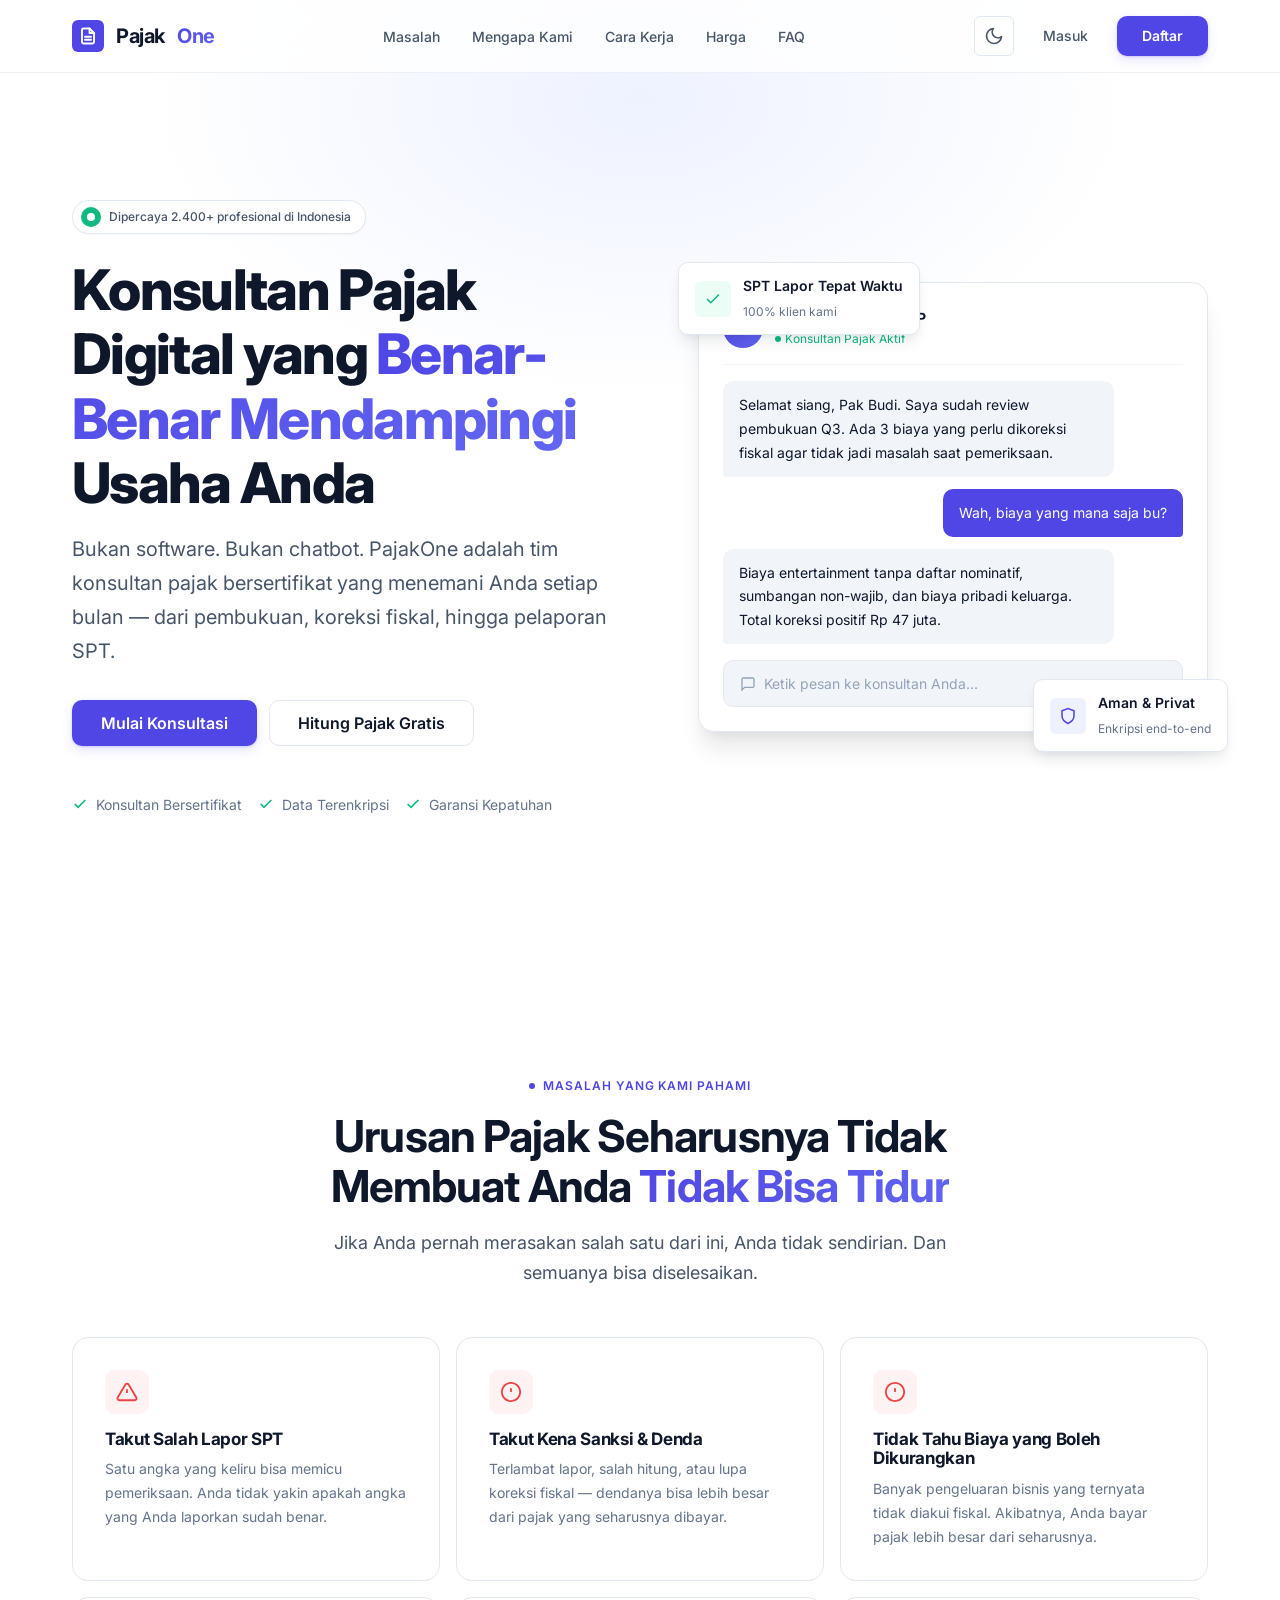
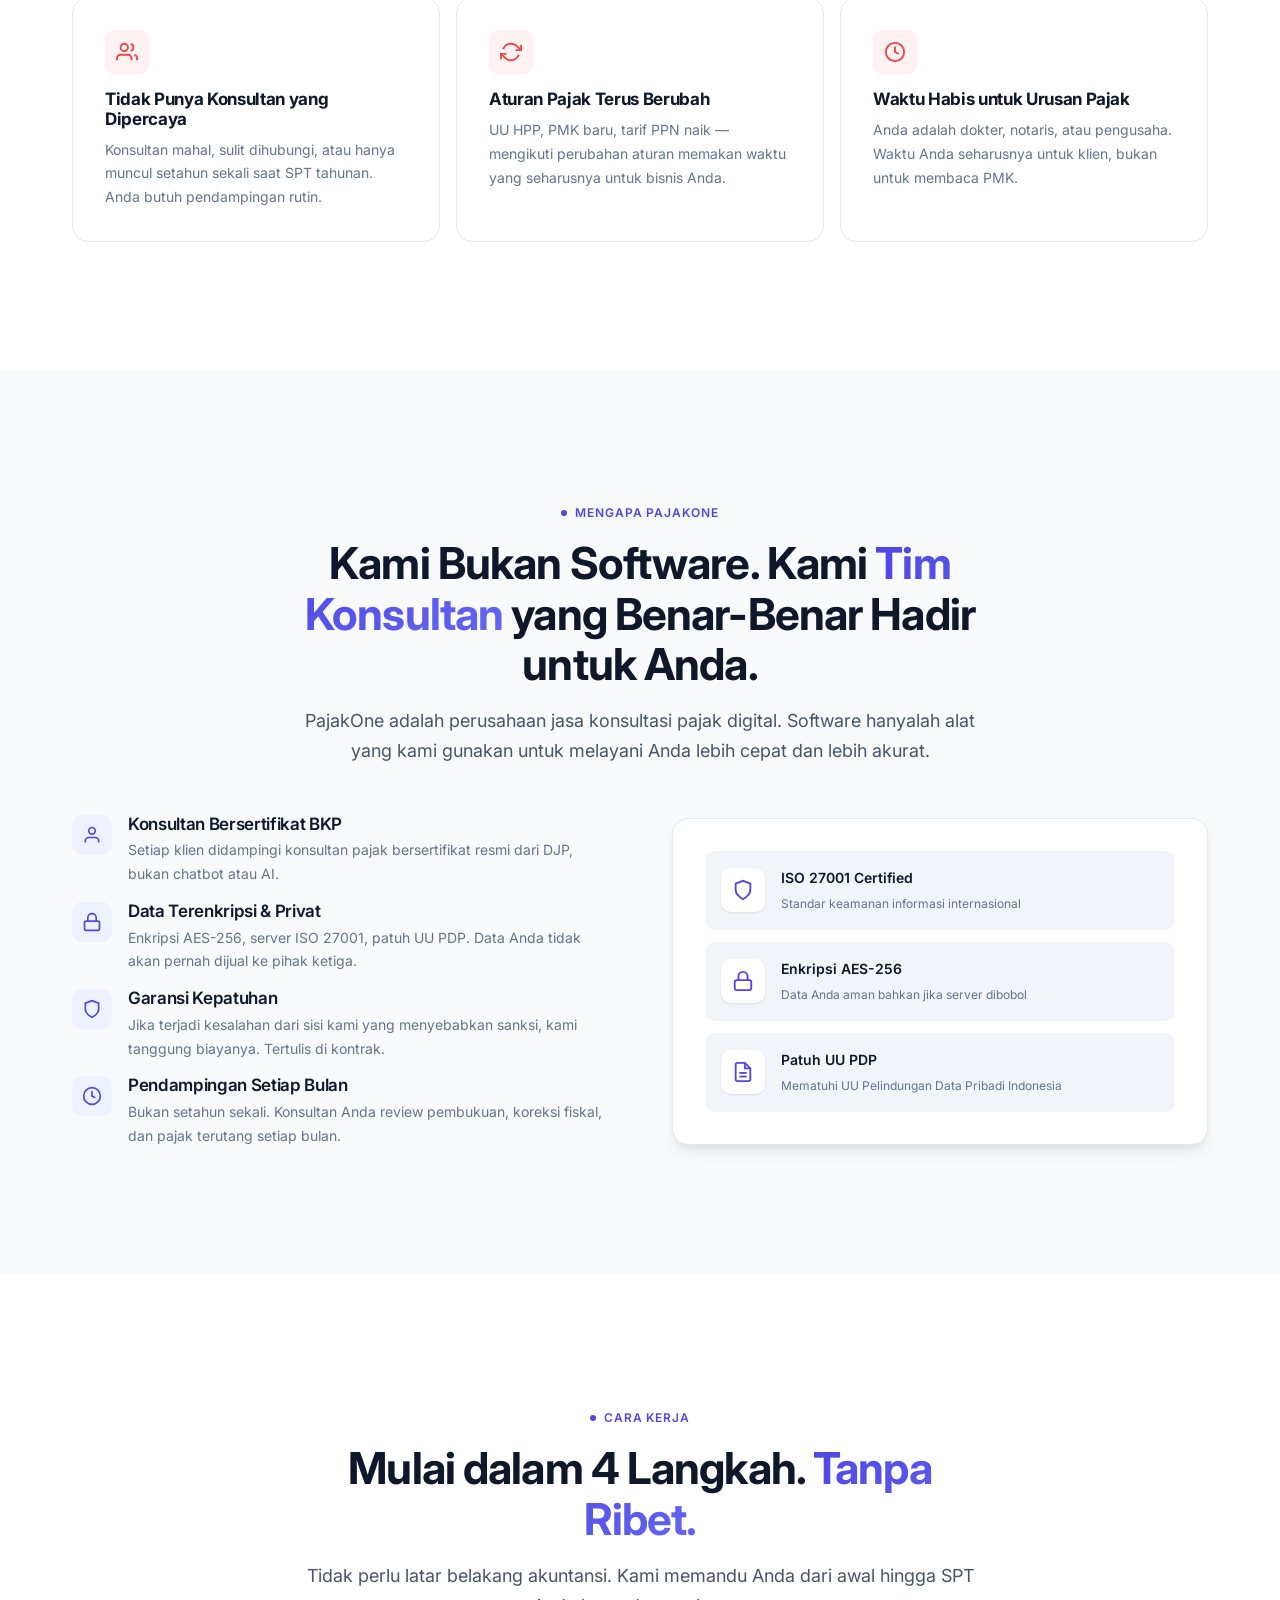
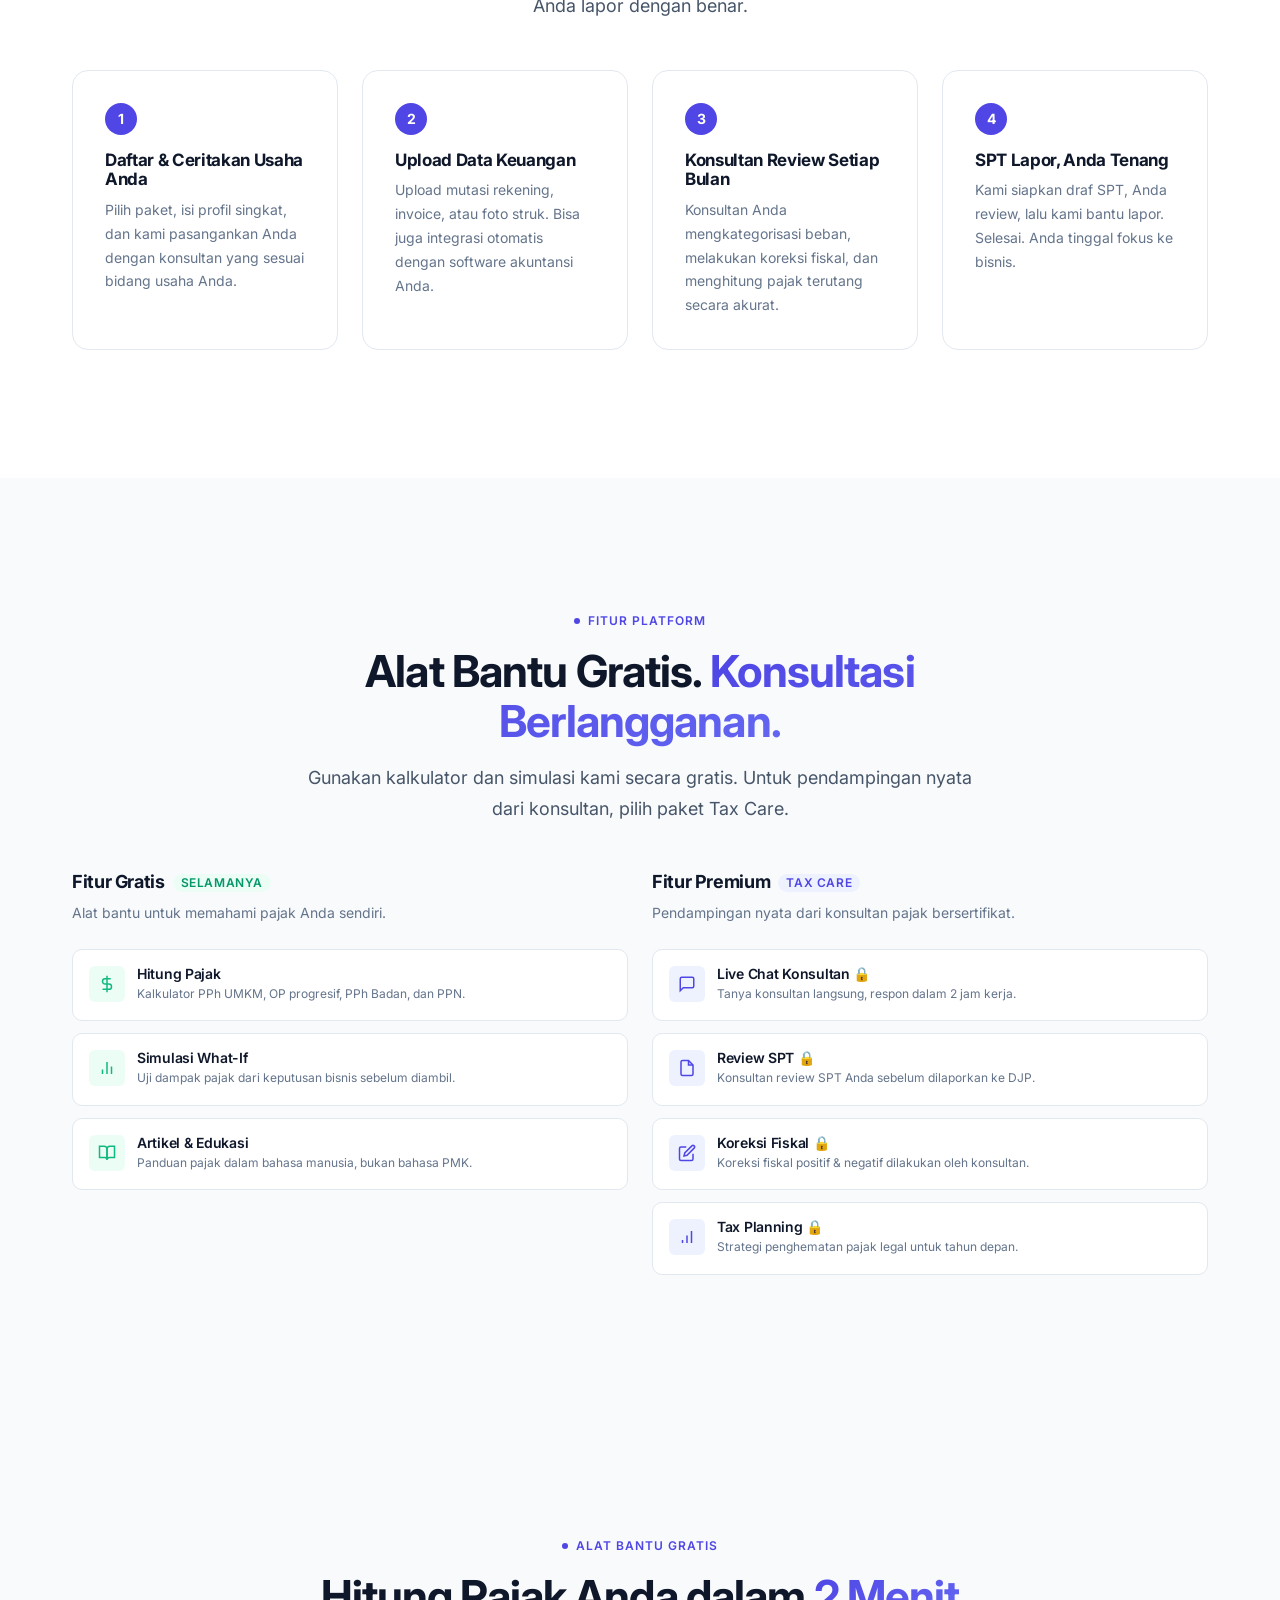
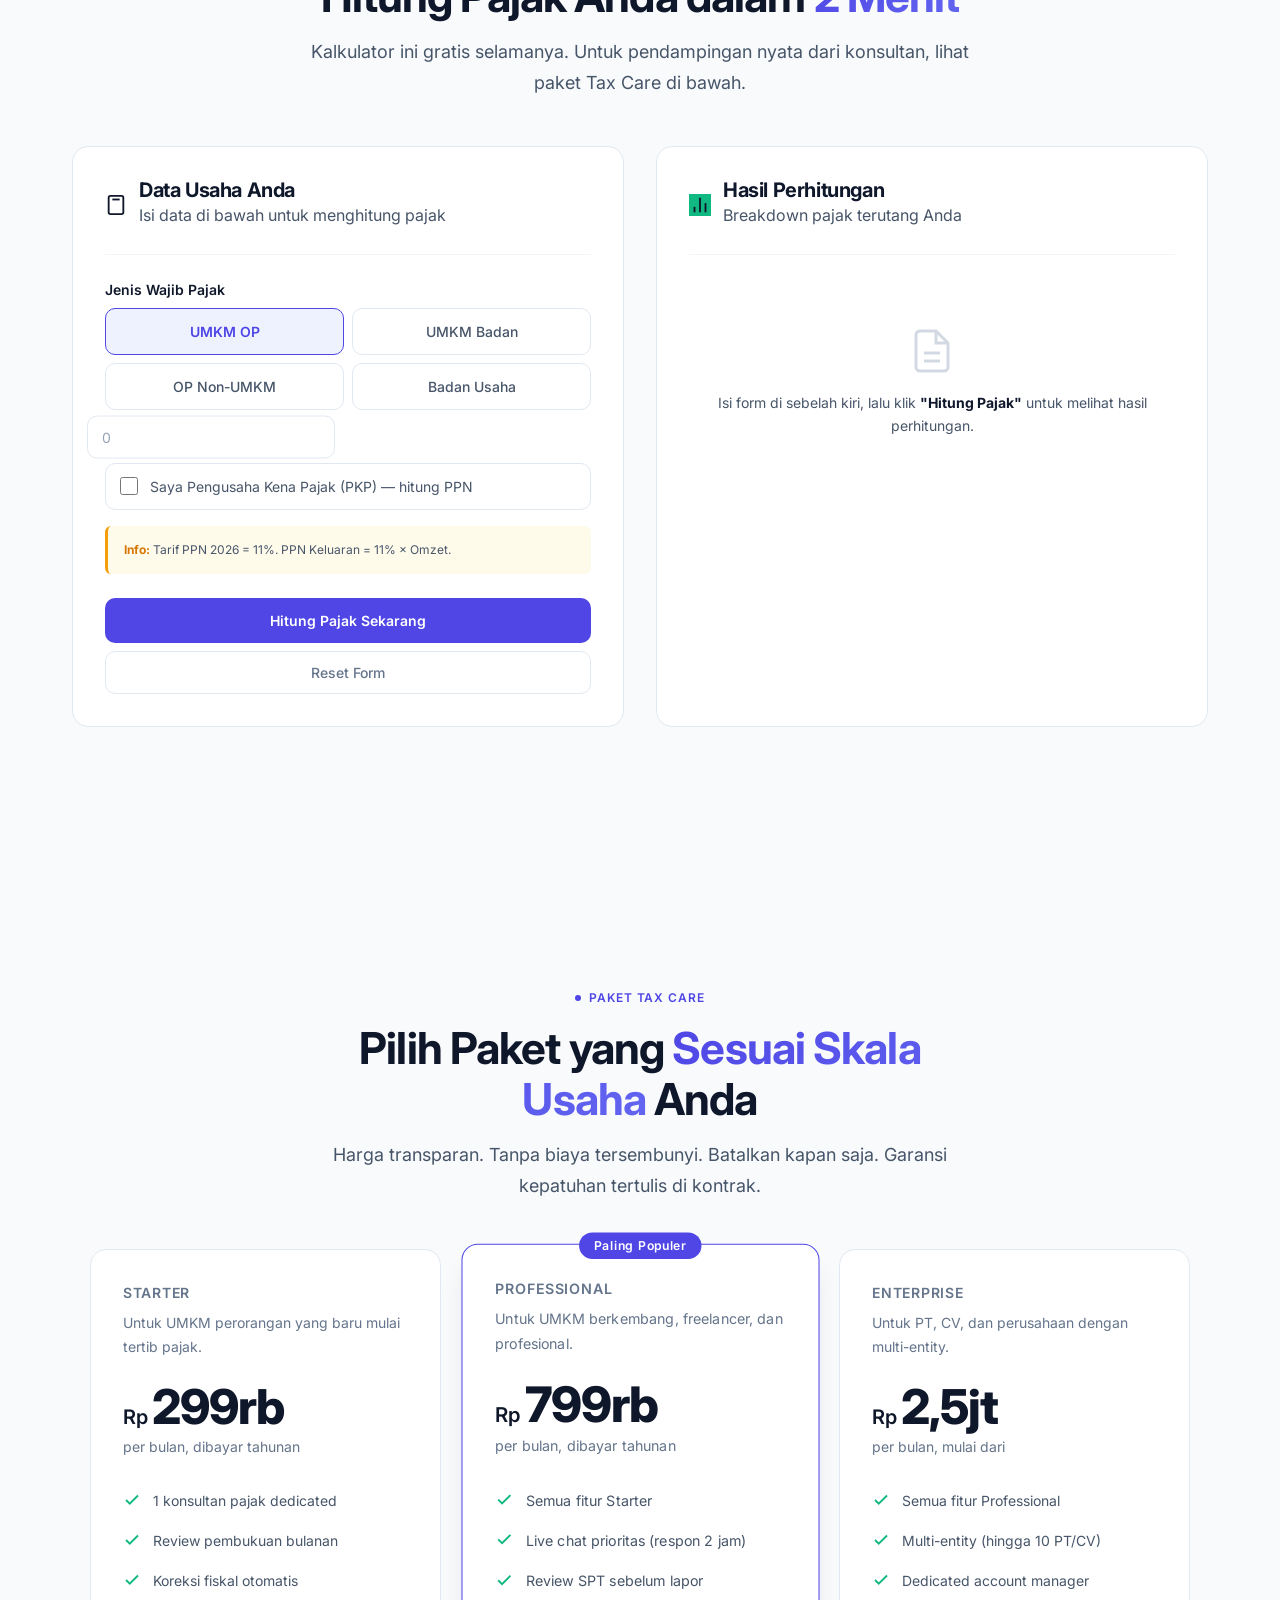
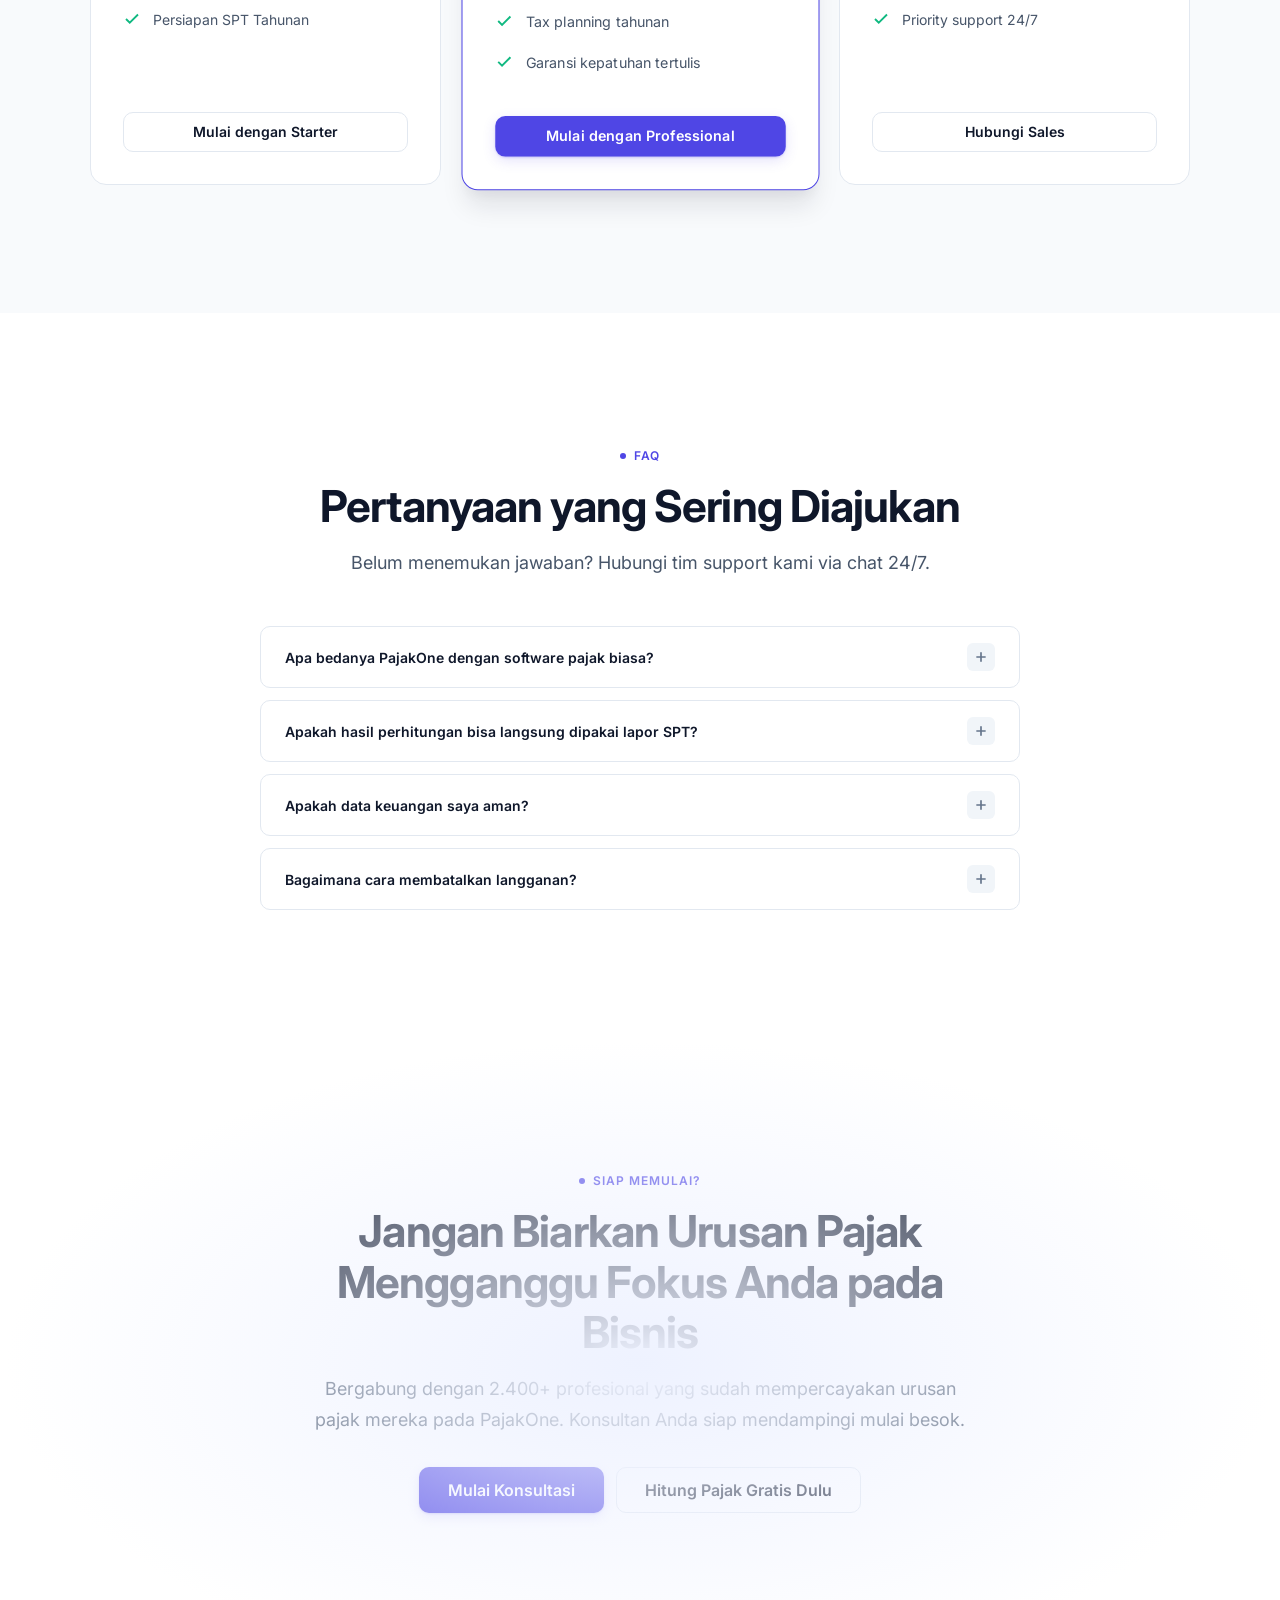
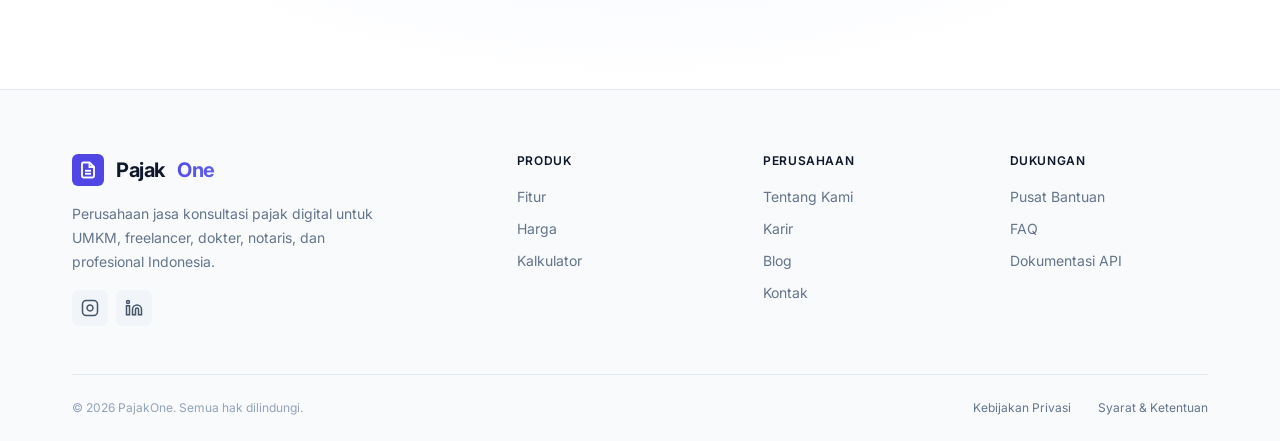
<file: index.html>
<!DOCTYPE html>
<html lang="id" data-theme="light">
<head>
    <meta charset="UTF-8">
    <meta name="viewport" content="width=device-width, initial-scale=1.0">
    <meta name="description" content="PajakOne — Perusahaan jasa konsultasi pajak digital untuk UMKM, freelancer, dokter, notaris, dan profesional Indonesia. Konsultan bersertifikat, pendampingan penuh.">
    <meta name="keywords" content="konsultan pajak, konsultasi pajak digital, pajak UMKM, SPT, PPh, PPN, tax planning, koreksi fiskal">
    <meta name="author" content="PajakOne">
    <title>PajakOne — Konsultan Pajak Digital untuk Profesional Indonesia</title>
    
    <!-- Preconnect untuk performance -->
    <link rel="preconnect" href="https://fonts.googleapis.com">
    <link rel="preconnect" href="https://fonts.gstatic.com" crossorigin>
    <link href="https://fonts.googleapis.com/css2?family=Inter:wght@400;500;600;700;800&display=swap" rel="stylesheet">
    
    <!-- ✅ BENAR: Relative path (tanpa slash di depan) agar terbaca di GitHub Pages -->
    <link rel="stylesheet" href="css/design-system.css">
    <link rel="stylesheet" href="css/landing.css">
</head>
<body>

    <!-- NAVBAR -->
    <nav class="navbar" id="navbar">
        <div class="container nav-wrapper">
            <a href="#home" class="logo">
                <div class="logo-mark">
                    <svg viewBox="0 0 24 24" fill="none" stroke="currentColor" stroke-width="2.5" stroke-linecap="round" stroke-linejoin="round">
                        <path d="M14 2H6a2 2 0 0 0-2 2v16a2 2 0 0 0 2 2h12a2 2 0 0 0 2-2V8z"/>
                        <polyline points="14 2 14 8 20 8"/>
                        <line x1="16" y1="13" x2="8" y2="13"/>
                        <line x1="16" y1="17" x2="8" y2="17"/>
                    </svg>
                </div>
                Pajak<span class="text-gradient">One</span>
            </a>

            <ul class="nav-menu" id="navMenu">
                <li><a href="#pain">Masalah</a></li>
                <li><a href="#why">Mengapa Kami</a></li>
                <li><a href="#how">Cara Kerja</a></li>
                <li><a href="#pricing">Harga</a></li>
                <li><a href="#faq">FAQ</a></li>
            </ul>

            <div class="nav-actions">
                <button class="theme-toggle" id="themeToggle" aria-label="Toggle theme">
                    <svg class="icon-moon" viewBox="0 0 24 24" fill="none" stroke="currentColor" stroke-width="2" stroke-linecap="round" stroke-linejoin="round">
                        <path d="M21 12.79A9 9 0 1 1 11.21 3 7 7 0 0 0 21 12.79z"/>
                    </svg>
                    <svg class="icon-sun" viewBox="0 0 24 24" fill="none" stroke="currentColor" stroke-width="2" stroke-linecap="round" stroke-linejoin="round">
                        <circle cx="12" cy="12" r="5"/>
                        <line x1="12" y1="1" x2="12" y2="3"/>
                        <line x1="12" y1="21" x2="12" y2="23"/>
                        <line x1="4.22" y1="4.22" x2="5.64" y2="5.64"/>
                        <line x1="18.36" y1="18.36" x2="19.78" y2="19.78"/>
                        <line x1="1" y1="12" x2="3" y2="12"/>
                        <line x1="21" y1="12" x2="23" y2="12"/>
                        <line x1="4.22" y1="19.78" x2="5.64" y2="18.36"/>
                        <line x1="18.36" y1="5.64" x2="19.78" y2="4.22"/>
                    </svg>
                </button>

                <!-- ✅ NAVIGATION BUTTONS - FIXED -->
                <div class="nav-cta">
                    <a href="login.html" class="btn btn-ghost">Masuk</a>
                    <a href="register.html" class="btn btn-primary">Daftar</a>
                </div>

                <button class="nav-toggle" id="navToggle" aria-label="Menu">
                    <svg viewBox="0 0 24 24" fill="none" stroke="currentColor" stroke-width="2" stroke-linecap="round" stroke-linejoin="round">
                        <line x1="3" y1="6" x2="21" y2="6"/>
                        <line x1="3" y1="12" x2="21" y2="12"/>
                        <line x1="3" y1="18" x2="21" y2="18"/>
                    </svg>
                </button>
            </div>
        </div>
    </nav>

    <!-- Mobile Menu -->
    <div class="mobile-menu" id="mobileMenu">
        <a href="#pain">Masalah</a>
        <a href="#why">Mengapa Kami</a>
        <a href="#how">Cara Kerja</a>
        <a href="#pricing">Harga</a>
        <a href="#faq">FAQ</a>
        <!-- ✅ MOBILE MENU BUTTONS - FIXED -->
        <div style="border-top: 1px solid var(--border-default); margin: 8px 0; padding-top: 12px;">
            <a href="login.html" class="btn btn-secondary" style="margin-bottom: 8px; text-align: center; display: block;">Masuk</a>
            <a href="register.html" class="btn btn-primary" style="text-align: center; display: block;">Daftar</a>
        </div>
    </div>

    <!-- MAIN CONTENT -->
    <main>
        <!-- HERO -->
        <section class="hero" id="home">
            <div class="container">
                <div class="hero-grid">
                    <div class="hero-content">
                        <div class="hero-badge">
                            <div class="hero-badge-dot"></div>
                            Dipercaya 2.400+ profesional di Indonesia
                        </div>
                        <h1>Konsultan Pajak Digital yang <span class="text-gradient">Benar-Benar Mendampingi</span> Usaha Anda</h1>
                        <p class="subtitle">Bukan software. Bukan chatbot. PajakOne adalah tim konsultan pajak bersertifikat yang menemani Anda setiap bulan — dari pembukuan, koreksi fiskal, hingga pelaporan SPT.</p>
                        
                        <!-- ✅ HERO CTA - FIXED -->
                        <div class="hero-cta">
                            <a href="register.html" class="btn btn-primary btn-lg">Mulai Konsultasi</a>
                            <a href="#calculator" class="btn btn-secondary btn-lg">Hitung Pajak Gratis</a>
                        </div>
                        
                        <div class="hero-trust">
                            <div class="hero-trust-item">
                                <svg viewBox="0 0 24 24" fill="none" stroke="currentColor" stroke-width="2.5"><polyline points="20 6 9 17 4 12"/></svg>
                                Konsultan Bersertifikat
                            </div>
                            <div class="hero-trust-item">
                                <svg viewBox="0 0 24 24" fill="none" stroke="currentColor" stroke-width="2.5"><polyline points="20 6 9 17 4 12"/></svg>
                                Data Terenkripsi
                            </div>
                            <div class="hero-trust-item">
                                <svg viewBox="0 0 24 24" fill="none" stroke="currentColor" stroke-width="2.5"><polyline points="20 6 9 17 4 12"/></svg>
                                Garansi Kepatuhan
                            </div>
                        </div>
                    </div>
                    <div class="hero-visual">
                        <div class="floating-stat top">
                            <div class="floating-stat-icon success">
                                <svg width="18" height="18" viewBox="0 0 24 24" fill="none" stroke="currentColor" stroke-width="2"><polyline points="20 6 9 17 4 12"/></svg>
                            </div>
                            <div><strong>SPT Lapor Tepat Waktu</strong><span>100% klien kami</span></div>
                        </div>
                        <div class="consultation-mock">
                            <div class="mock-header">
                                <div class="mock-avatar">AR</div>
                                <div class="mock-info">
                                    <strong>Anita Rahmawati, BKP</strong>
                                    <span>Konsultan Pajak Aktif</span>
                                </div>
                            </div>
                            <div class="mock-messages">
                                <div class="mock-msg consultant">Selamat siang, Pak Budi. Saya sudah review pembukuan Q3. Ada 3 biaya yang perlu dikoreksi fiskal agar tidak jadi masalah saat pemeriksaan.</div>
                                <div class="mock-msg client">Wah, biaya yang mana saja bu?</div>
                                <div class="mock-msg consultant">Biaya entertainment tanpa daftar nominatif, sumbangan non-wajib, dan biaya pribadi keluarga. Total koreksi positif Rp 47 juta.</div>
                            </div>
                            <div class="mock-input">
                                <svg width="16" height="16" viewBox="0 0 24 24" fill="none" stroke="currentColor" stroke-width="2"><path d="M21 15a2 2 0 0 1-2 2H7l-4 4V5a2 2 0 0 1 2-2h14a2 2 0 0 1 2 2z"/></svg>
                                Ketik pesan ke konsultan Anda...
                            </div>
                        </div>
                        <div class="floating-stat bottom">
                            <div class="floating-stat-icon brand">
                                <svg width="18" height="18" viewBox="0 0 24 24" fill="none" stroke="currentColor" stroke-width="2"><path d="M12 22s8-4 8-10V5l-8-3-8 3v7c0 6 8 10 8 10z"/></svg>
                            </div>
                            <div><strong>Aman & Privat</strong><span>Enkripsi end-to-end</span></div>
                        </div>
                    </div>
                </div>
            </div>
        </section>

        <!-- PAIN POINTS -->
        <section class="pain-section" id="pain">
            <div class="container">
                <div class="section-header reveal">
                    <span class="eyebrow">Masalah yang Kami Pahami</span>
                    <h2>Urusan Pajak Seharusnya Tidak Membuat Anda <span class="text-gradient">Tidak Bisa Tidur</span></h2>
                    <p>Jika Anda pernah merasakan salah satu dari ini, Anda tidak sendirian. Dan semuanya bisa diselesaikan.</p>
                </div>
                <div class="pain-grid">
                    <div class="pain-card reveal">
                        <div class="pain-icon">
                            <svg width="22" height="22" viewBox="0 0 24 24" fill="none" stroke="currentColor" stroke-width="2"><path d="M10.29 3.86L1.82 18a2 2 0 0 0 1.71 3h16.94a2 2 0 0 0 1.71-3L13.71 3.86a2 2 0 0 0-3.42 0z"/><line x1="12" y1="9" x2="12" y2="13"/><line x1="12" y1="17" x2="12.01" y2="17"/></svg>
                        </div>
                        <h3>Takut Salah Lapor SPT</h3>
                        <p>Satu angka yang keliru bisa memicu pemeriksaan. Anda tidak yakin apakah angka yang Anda laporkan sudah benar.</p>
                    </div>
                    <div class="pain-card reveal">
                        <div class="pain-icon">
                            <svg width="22" height="22" viewBox="0 0 24 24" fill="none" stroke="currentColor" stroke-width="2"><circle cx="12" cy="12" r="10"/><line x1="12" y1="8" x2="12" y2="12"/><line x1="12" y1="16" x2="12.01" y2="16"/></svg>
                        </div>
                        <h3>Takut Kena Sanksi & Denda</h3>
                        <p>Terlambat lapor, salah hitung, atau lupa koreksi fiskal — dendanya bisa lebih besar dari pajak yang seharusnya dibayar.</p>
                    </div>
                    <div class="pain-card reveal">
                        <div class="pain-icon">
                            <svg width="22" height="22" viewBox="0 0 24 24" fill="none" stroke="currentColor" stroke-width="2"><circle cx="12" cy="12" r="10"/><line x1="12" y1="8" x2="12" y2="12"/><line x1="12" y1="16" x2="12.01" y2="16"/></svg>
                        </div>
                        <h3>Tidak Tahu Biaya yang Boleh Dikurangkan</h3>
                        <p>Banyak pengeluaran bisnis yang ternyata tidak diakui fiskal. Akibatnya, Anda bayar pajak lebih besar dari seharusnya.</p>
                    </div>
                    <div class="pain-card reveal">
                        <div class="pain-icon">
                            <svg width="22" height="22" viewBox="0 0 24 24" fill="none" stroke="currentColor" stroke-width="2"><path d="M17 21v-2a4 4 0 0 0-4-4H5a4 4 0 0 0-4 4v2"/><circle cx="9" cy="7" r="4"/><path d="M23 21v-2a4 4 0 0 0-3-3.87"/><path d="M16 3.13a4 4 0 0 1 0 7.75"/></svg>
                        </div>
                        <h3>Tidak Punya Konsultan yang Dipercaya</h3>
                        <p>Konsultan mahal, sulit dihubungi, atau hanya muncul setahun sekali saat SPT tahunan. Anda butuh pendampingan rutin.</p>
                    </div>
                    <div class="pain-card reveal">
                        <div class="pain-icon">
                            <svg width="22" height="22" viewBox="0 0 24 24" fill="none" stroke="currentColor" stroke-width="2"><polyline points="23 4 23 10 17 10"/><polyline points="1 20 1 14 7 14"/><path d="M3.51 9a9 9 0 0 1 14.85-3.36L23 10M1 14l4.64 4.36A9 9 0 0 0 20.49 15"/></svg>
                        </div>
                        <h3>Aturan Pajak Terus Berubah</h3>
                        <p>UU HPP, PMK baru, tarif PPN naik — mengikuti perubahan aturan memakan waktu yang seharusnya untuk bisnis Anda.</p>
                    </div>
                    <div class="pain-card reveal">
                        <div class="pain-icon">
                            <svg width="22" height="22" viewBox="0 0 24 24" fill="none" stroke="currentColor" stroke-width="2"><circle cx="12" cy="12" r="10"/><polyline points="12 6 12 12 16 14"/></svg>
                        </div>
                        <h3>Waktu Habis untuk Urusan Pajak</h3>
                        <p>Anda adalah dokter, notaris, atau pengusaha. Waktu Anda seharusnya untuk klien, bukan untuk membaca PMK.</p>
                    </div>
                </div>
            </div>
        </section>

        <!-- WHY -->
        <section class="why-section" id="why" style="background: var(--bg-secondary);">
            <div class="container">
                <div class="section-header reveal">
                    <span class="eyebrow">Mengapa PajakOne</span>
                    <h2>Kami Bukan Software. Kami <span class="text-gradient">Tim Konsultan</span> yang Benar-Benar Hadir untuk Anda.</h2>
                    <p>PajakOne adalah perusahaan jasa konsultasi pajak digital. Software hanyalah alat yang kami gunakan untuk melayani Anda lebih cepat dan lebih akurat.</p>
                </div>
                <div class="why-grid">
                    <div class="why-content reveal">
                        <div class="why-list">
                            <div class="why-item">
                                <div class="why-item-icon">
                                    <svg width="20" height="20" viewBox="0 0 24 24" fill="none" stroke="currentColor" stroke-width="2"><path d="M20 21v-2a4 4 0 0 0-4-4H8a4 4 0 0 0-4 4v2"/><circle cx="12" cy="7" r="4"/></svg>
                                </div>
                                <div class="why-item-content">
                                    <h4>Konsultan Bersertifikat BKP</h4>
                                    <p>Setiap klien didampingi konsultan pajak bersertifikat resmi dari DJP, bukan chatbot atau AI.</p>
                                </div>
                            </div>
                            <div class="why-item">
                                <div class="why-item-icon">
                                    <svg width="20" height="20" viewBox="0 0 24 24" fill="none" stroke="currentColor" stroke-width="2"><rect x="3" y="11" width="18" height="11" rx="2" ry="2"/><path d="M7 11V7a5 5 0 0 1 10 0v4"/></svg>
                                </div>
                                <div class="why-item-content">
                                    <h4>Data Terenkripsi & Privat</h4>
                                    <p>Enkripsi AES-256, server ISO 27001, patuh UU PDP. Data Anda tidak akan pernah dijual ke pihak ketiga.</p>
                                </div>
                            </div>
                            <div class="why-item">
                                <div class="why-item-icon">
                                    <svg width="20" height="20" viewBox="0 0 24 24" fill="none" stroke="currentColor" stroke-width="2"><path d="M12 22s8-4 8-10V5l-8-3-8 3v7c0 6 8 10 8 10z"/></svg>
                                </div>
                                <div class="why-item-content">
                                    <h4>Garansi Kepatuhan</h4>
                                    <p>Jika terjadi kesalahan dari sisi kami yang menyebabkan sanksi, kami tanggung biayanya. Tertulis di kontrak.</p>
                                </div>
                            </div>
                            <div class="why-item">
                                <div class="why-item-icon">
                                    <svg width="20" height="20" viewBox="0 0 24 24" fill="none" stroke="currentColor" stroke-width="2"><circle cx="12" cy="12" r="10"/><polyline points="12 6 12 12 16 14"/></svg>
                                </div>
                                <div class="why-item-content">
                                    <h4>Pendampingan Setiap Bulan</h4>
                                    <p>Bukan setahun sekali. Konsultan Anda review pembukuan, koreksi fiskal, dan pajak terutang setiap bulan.</p>
                                </div>
                            </div>
                        </div>
                    </div>
                    <div class="why-visual reveal">
                        <div class="trust-card">
                            <div class="trust-card-icon">
                                <svg width="22" height="22" viewBox="0 0 24 24" fill="none" stroke="currentColor" stroke-width="2"><path d="M12 22s8-4 8-10V5l-8-3-8 3v7c0 6 8 10 8 10z"/></svg>
                            </div>
                            <div class="trust-card-content">
                                <strong>ISO 27001 Certified</strong>
                                <span>Standar keamanan informasi internasional</span>
                            </div>
                        </div>
                        <div class="trust-card">
                            <div class="trust-card-icon">
                                <svg width="22" height="22" viewBox="0 0 24 24" fill="none" stroke="currentColor" stroke-width="2"><rect x="3" y="11" width="18" height="11" rx="2" ry="2"/><path d="M7 11V7a5 5 0 0 1 10 0v4"/></svg>
                            </div>
                            <div class="trust-card-content">
                                <strong>Enkripsi AES-256</strong>
                                <span>Data Anda aman bahkan jika server dibobol</span>
                            </div>
                        </div>
                        <div class="trust-card">
                            <div class="trust-card-icon">
                                <svg width="22" height="22" viewBox="0 0 24 24" fill="none" stroke="currentColor" stroke-width="2"><path d="M14 2H6a2 2 0 0 0-2 2v16a2 2 0 0 0 2 2h12a2 2 0 0 0 2-2V8z"/><polyline points="14 2 14 8 20 8"/><line x1="16" y1="13" x2="8" y2="13"/><line x1="16" y1="17" x2="8" y2="17"/></svg>
                            </div>
                            <div class="trust-card-content">
                                <strong>Patuh UU PDP</strong>
                                <span>Mematuhi UU Pelindungan Data Pribadi Indonesia</span>
                            </div>
                        </div>
                    </div>
                </div>
            </div>
        </section>

        <!-- HOW IT WORKS -->
        <section class="how-section" id="how">
            <div class="container">
                <div class="section-header reveal">
                    <span class="eyebrow">Cara Kerja</span>
                    <h2>Mulai dalam 4 Langkah. <span class="text-gradient">Tanpa Ribet.</span></h2>
                    <p>Tidak perlu latar belakang akuntansi. Kami memandu Anda dari awal hingga SPT Anda lapor dengan benar.</p>
                </div>
                <div class="steps-grid">
                    <div class="step-card reveal">
                        <div class="step-number">1</div>
                        <h3>Daftar & Ceritakan Usaha Anda</h3>
                        <p>Pilih paket, isi profil singkat, dan kami pasangankan Anda dengan konsultan yang sesuai bidang usaha Anda.</p>
                    </div>
                    <div class="step-card reveal">
                        <div class="step-number">2</div>
                        <h3>Upload Data Keuangan</h3>
                        <p>Upload mutasi rekening, invoice, atau foto struk. Bisa juga integrasi otomatis dengan software akuntansi Anda.</p>
                    </div>
                    <div class="step-card reveal">
                        <div class="step-number">3</div>
                        <h3>Konsultan Review Setiap Bulan</h3>
                        <p>Konsultan Anda mengkategorisasi beban, melakukan koreksi fiskal, dan menghitung pajak terutang secara akurat.</p>
                    </div>
                    <div class="step-card reveal">
                        <div class="step-number">4</div>
                        <h3>SPT Lapor, Anda Tenang</h3>
                        <p>Kami siapkan draf SPT, Anda review, lalu kami bantu lapor. Selesai. Anda tinggal fokus ke bisnis.</p>
                    </div>
                </div>
            </div>
        </section>

        <!-- FEATURES -->
        <section class="features-section" id="features" style="background: var(--bg-secondary);">
            <div class="container">
                <div class="section-header reveal">
                    <span class="eyebrow">Fitur Platform</span>
                    <h2>Alat Bantu Gratis. <span class="text-gradient">Konsultasi Berlangganan.</span></h2>
                    <p>Gunakan kalkulator dan simulasi kami secara gratis. Untuk pendampingan nyata dari konsultan, pilih paket Tax Care.</p>
                </div>
                <div class="features-grid">
                    <div class="features-column reveal">
                        <h3>Fitur Gratis <span class="badge-free">Selamanya</span></h3>
                        <p>Alat bantu untuk memahami pajak Anda sendiri.</p>
                        <div class="features-list">
                            <div class="feature-item">
                                <div class="feature-item-icon free">
                                    <svg width="18" height="18" viewBox="0 0 24 24" fill="none" stroke="currentColor" stroke-width="2"><line x1="12" y1="1" x2="12" y2="23"/><path d="M17 5H9.5a3.5 3.5 0 0 0 0 7h5a3.5 3.5 0 0 1 0 7H6"/></svg>
                                </div>
                                <div class="feature-item-content">
                                    <h4>Hitung Pajak</h4>
                                    <p>Kalkulator PPh UMKM, OP progresif, PPh Badan, dan PPN.</p>
                                </div>
                            </div>
                            <div class="feature-item">
                                <div class="feature-item-icon free">
                                    <svg width="18" height="18" viewBox="0 0 24 24" fill="none" stroke="currentColor" stroke-width="2"><line x1="18" y1="20" x2="18" y2="10"/><line x1="12" y1="20" x2="12" y2="4"/><line x1="6" y1="20" x2="6" y2="14"/></svg>
                                </div>
                                <div class="feature-item-content">
                                    <h4>Simulasi What-If</h4>
                                    <p>Uji dampak pajak dari keputusan bisnis sebelum diambil.</p>
                                </div>
                            </div>
                            <div class="feature-item">
                                <div class="feature-item-icon free">
                                    <svg width="18" height="18" viewBox="0 0 24 24" fill="none" stroke="currentColor" stroke-width="2"><path d="M2 3h6a4 4 0 0 1 4 4v14a3 3 0 0 0-3-3H2z"/><path d="M22 3h-6a4 4 0 0 0-4 4v14a3 3 0 0 1 3-3h7z"/></svg>
                                </div>
                                <div class="feature-item-content">
                                    <h4>Artikel & Edukasi</h4>
                                    <p>Panduan pajak dalam bahasa manusia, bukan bahasa PMK.</p>
                                </div>
                            </div>
                        </div>
                    </div>
                    <div class="features-column reveal">
                        <h3>Fitur Premium <span class="badge-premium">Tax Care</span></h3>
                        <p>Pendampingan nyata dari konsultan pajak bersertifikat.</p>
                        <div class="features-list">
                            <div class="feature-item">
                                <div class="feature-item-icon premium">
                                    <svg width="18" height="18" viewBox="0 0 24 24" fill="none" stroke="currentColor" stroke-width="2"><path d="M21 15a2 2 0 0 1-2 2H7l-4 4V5a2 2 0 0 1 2-2h14a2 2 0 0 1 2 2z"/></svg>
                                </div>
                                <div class="feature-item-content">
                                    <h4>Live Chat Konsultan 🔒</h4>
                                    <p>Tanya konsultan langsung, respon dalam 2 jam kerja.</p>
                                </div>
                            </div>
                            <div class="feature-item">
                                <div class="feature-item-icon premium">
                                    <svg width="18" height="18" viewBox="0 0 24 24" fill="none" stroke="currentColor" stroke-width="2"><path d="M14 2H6a2 2 0 0 0-2 2v16a2 2 0 0 0 2 2h12a2 2 0 0 0 2-2V8z"/><polyline points="14 2 14 8 20 8"/></svg>
                                </div>
                                <div class="feature-item-content">
                                    <h4>Review SPT 🔒</h4>
                                    <p>Konsultan review SPT Anda sebelum dilaporkan ke DJP.</p>
                                </div>
                            </div>
                            <div class="feature-item">
                                <div class="feature-item-icon premium">
                                    <svg width="18" height="18" viewBox="0 0 24 24" fill="none" stroke="currentColor" stroke-width="2"><path d="M11 4H4a2 2 0 0 0-2 2v14a2 2 0 0 0 2 2h14a2 2 0 0 0 2-2v-7"/><path d="M18.5 2.5a2.121 2.121 0 0 1 3 3L12 15l-4 1 1-4 9.5-9.5z"/></svg>
                                </div>
                                <div class="feature-item-content">
                                    <h4>Koreksi Fiskal 🔒</h4>
                                    <p>Koreksi fiskal positif & negatif dilakukan oleh konsultan.</p>
                                </div>
                            </div>
                            <div class="feature-item">
                                <div class="feature-item-icon premium">
                                    <svg width="18" height="18" viewBox="0 0 24 24" fill="none" stroke="currentColor" stroke-width="2"><line x1="12" y1="20" x2="12" y2="10"/><line x1="18" y1="20" x2="18" y2="4"/><line x1="6" y1="20" x2="6" y2="16"/></svg>
                                </div>
                                <div class="feature-item-content">
                                    <h4>Tax Planning 🔒</h4>
                                    <p>Strategi penghematan pajak legal untuk tahun depan.</p>
                                </div>
                            </div>
                        </div>
                    </div>
                </div>
            </div>
        </section>

        <!-- CALCULATOR -->
        <section class="calculator-section" id="calculator" style="background: var(--bg-secondary);">
            <div class="container">
                <div class="section-header reveal">
                    <span class="eyebrow">Alat Bantu Gratis</span>
                    <h2>Hitung Pajak Anda dalam <span class="text-gradient">2 Menit</span></h2>
                    <p>Kalkulator ini gratis selamanya. Untuk pendampingan nyata dari konsultan, lihat paket Tax Care di bawah.</p>
                </div>
                <div class="calc-layout">
                    <div class="card reveal">
                        <div class="card-header">
                            <div class="card-icon">
                                <svg width="22" height="22" viewBox="0 0 24 24" fill="none" stroke="currentColor" stroke-width="2"><rect x="4" y="2" width="16" height="20" rx="2"/><line x1="8" y1="6" x2="16" y2="6"/><line x1="16" y1="14" x2="16" y2="14.01"/><line x1="12" y1="14" x2="12" y2="14.01"/><line x1="8" y1="14" x2="8" y2="14.01"/></svg>
                            </div>
                            <div>
                                <h2>Data Usaha Anda</h2>
                                <p>Isi data di bawah untuk menghitung pajak</p>
                            </div>
                        </div>
                        <form id="taxForm">
                            <div class="form-group">
                                <label class="form-label">Jenis Wajib Pajak</label>
                                <div class="radio-group">
                                    <div class="radio-option">
                                        <input type="radio" name="wpType" id="wpUmkmOp" value="umkm_op" checked>
                                        <label for="wpUmkmOp">UMKM OP</label>
                                    </div>
                                    <div class="radio-option">
                                        <input type="radio" name="wpType" id="wpUmkmBadan" value="umkm_badan">
                                        <label for="wpUmkmBadan">UMKM Badan</label>
                                    </div>
                                    <div class="radio-option">
                                        <input type="radio" name="wpType" id="wpOpNonUmkm" value="op_non_umkm">
                                        <label for="wpOpNonUmkm">OP Non-UMKM</label>
                                    </div>
                                    <div class="radio-option">
                                        <input type="radio" name="wpType" id="wpBadan" value="badan">
                                        <label for="wpBadan">Badan Usaha</label>
                                    </div>
                                </div>
                            </div>
                            <div class="form-group">
                                <label class="form-label" for="omzet">Omzet / Peredaran Bruto <span class="form-hint">(1 tahun)</span></label>
                                <div class="input-prefix">
                                    <input type="text" id="omzet" class="form-input" placeholder="0" inputmode="numeric" required>
                                </div>
                            </div>
                            <div class="form-group">
                                <div class="checkbox-group">
                                    <input type="checkbox" id="isPKP">
                                    <label for="isPKP">Saya Pengusaha Kena Pajak (PKP) — hitung PPN</label>
                                </div>
                            </div>
                            <div class="info-box">
                                <strong>Info:</strong> Tarif PPN 2026 = 11%. PPN Keluaran = 11% × Omzet.
                            </div>
                            <button type="submit" class="btn-calc">Hitung Pajak Sekarang</button>
                            <button type="button" class="btn-reset" id="resetBtn">Reset Form</button>
                        </form>
                    </div>
                    <div class="card result-card reveal">
                        <div class="card-header">
                            <div class="card-icon" style="background: var(--success-500);">
                                <svg width="22" height="22" viewBox="0 0 24 24" fill="none" stroke="currentColor" stroke-width="2"><line x1="18" y1="20" x2="18" y2="10"/><line x1="12" y1="20" x2="12" y2="4"/><line x1="6" y1="20" x2="6" y2="14"/></svg>
                            </div>
                            <div>
                                <h2>Hasil Perhitungan</h2>
                                <p>Breakdown pajak terutang Anda</p>
                            </div>
                        </div>
                        <div id="resultContent">
                            <div class="empty-state">
                                <svg viewBox="0 0 24 24" fill="none" stroke="currentColor" stroke-width="1.5"><path d="M14 2H6a2 2 0 0 0-2 2v16a2 2 0 0 0 2 2h12a2 2 0 0 0 2-2V8z"/><polyline points="14 2 14 8 20 8"/><line x1="16" y1="13" x2="8" y2="13"/><line x1="16" y1="17" x2="8" y2="17"/></svg>
                                <p>Isi form di sebelah kiri, lalu klik <strong>"Hitung Pajak"</strong> untuk melihat hasil perhitungan.</p>
                            </div>
                        </div>
                    </div>
                </div>
            </div>
        </section>

        <!-- PRICING -->
        <section class="pricing-section" id="pricing">
            <div class="container">
                <div class="section-header reveal">
                    <span class="eyebrow">Paket Tax Care</span>
                    <h2>Pilih Paket yang <span class="text-gradient">Sesuai Skala Usaha</span> Anda</h2>
                    <p>Harga transparan. Tanpa biaya tersembunyi. Batalkan kapan saja. Garansi kepatuhan tertulis di kontrak.</p>
                </div>
                <div class="pricing-grid">
                    <div class="pricing-card reveal">
                        <div class="pricing-name">Starter</div>
                        <div class="pricing-desc">Untuk UMKM perorangan yang baru mulai tertib pajak.</div>
                        <div class="pricing-amount">
                            <span class="pricing-currency">Rp</span>
                            <span class="pricing-value">299rb</span>
                        </div>
                        <div class="pricing-period">per bulan, dibayar tahunan</div>
                        <ul class="pricing-features">
                            <li><svg width="18" height="18" viewBox="0 0 24 24" fill="none" stroke="currentColor" stroke-width="2.5"><polyline points="20 6 9 17 4 12"/></svg>1 konsultan pajak dedicated</li>
                            <li><svg width="18" height="18" viewBox="0 0 24 24" fill="none" stroke="currentColor" stroke-width="2.5"><polyline points="20 6 9 17 4 12"/></svg>Review pembukuan bulanan</li>
                            <li><svg width="18" height="18" viewBox="0 0 24 24" fill="none" stroke="currentColor" stroke-width="2.5"><polyline points="20 6 9 17 4 12"/></svg>Koreksi fiskal otomatis</li>
                            <li><svg width="18" height="18" viewBox="0 0 24 24" fill="none" stroke="currentColor" stroke-width="2.5"><polyline points="20 6 9 17 4 12"/></svg>Persiapan SPT Tahunan</li>
                        </ul>
                        <button class="btn btn-secondary btn-block">Mulai dengan Starter</button>
                    </div>
                    <div class="pricing-card featured reveal">
                        <div class="pricing-popular">Paling Populer</div>
                        <div class="pricing-name">Professional</div>
                        <div class="pricing-desc">Untuk UMKM berkembang, freelancer, dan profesional.</div>
                        <div class="pricing-amount">
                            <span class="pricing-currency">Rp</span>
                            <span class="pricing-value">799rb</span>
                        </div>
                        <div class="pricing-period">per bulan, dibayar tahunan</div>
                        <ul class="pricing-features">
                            <li><svg width="18" height="18" viewBox="0 0 24 24" fill="none" stroke="currentColor" stroke-width="2.5"><polyline points="20 6 9 17 4 12"/></svg>Semua fitur Starter</li>
                            <li><svg width="18" height="18" viewBox="0 0 24 24" fill="none" stroke="currentColor" stroke-width="2.5"><polyline points="20 6 9 17 4 12"/></svg>Live chat prioritas (respon 2 jam)</li>
                            <li><svg width="18" height="18" viewBox="0 0 24 24" fill="none" stroke="currentColor" stroke-width="2.5"><polyline points="20 6 9 17 4 12"/></svg>Review SPT sebelum lapor</li>
                            <li><svg width="18" height="18" viewBox="0 0 24 24" fill="none" stroke="currentColor" stroke-width="2.5"><polyline points="20 6 9 17 4 12"/></svg>Tax planning tahunan</li>
                            <li><svg width="18" height="18" viewBox="0 0 24 24" fill="none" stroke="currentColor" stroke-width="2.5"><polyline points="20 6 9 17 4 12"/></svg>Garansi kepatuhan tertulis</li>
                        </ul>
                        <button class="btn btn-primary btn-block">Mulai dengan Professional</button>
                    </div>
                    <div class="pricing-card reveal">
                        <div class="pricing-name">Enterprise</div>
                        <div class="pricing-desc">Untuk PT, CV, dan perusahaan dengan multi-entity.</div>
                        <div class="pricing-amount">
                            <span class="pricing-currency">Rp</span>
                            <span class="pricing-value">2,5jt</span>
                        </div>
                        <div class="pricing-period">per bulan, mulai dari</div>
                        <ul class="pricing-features">
                            <li><svg width="18" height="18" viewBox="0 0 24 24" fill="none" stroke="currentColor" stroke-width="2.5"><polyline points="20 6 9 17 4 12"/></svg>Semua fitur Professional</li>
                            <li><svg width="18" height="18" viewBox="0 0 24 24" fill="none" stroke="currentColor" stroke-width="2.5"><polyline points="20 6 9 17 4 12"/></svg>Multi-entity (hingga 10 PT/CV)</li>
                            <li><svg width="18" height="18" viewBox="0 0 24 24" fill="none" stroke="currentColor" stroke-width="2.5"><polyline points="20 6 9 17 4 12"/></svg>Dedicated account manager</li>
                            <li><svg width="18" height="18" viewBox="0 0 24 24" fill="none" stroke="currentColor" stroke-width="2.5"><polyline points="20 6 9 17 4 12"/></svg>Priority support 24/7</li>
                        </ul>
                        <button class="btn btn-secondary btn-block">Hubungi Sales</button>
                    </div>
                </div>
            </div>
        </section>

        <!-- FAQ -->
        <section class="faq-section" id="faq">
            <div class="container">
                <div class="section-header reveal">
                    <span class="eyebrow">FAQ</span>
                    <h2>Pertanyaan yang Sering Diajukan</h2>
                    <p>Belum menemukan jawaban? Hubungi tim support kami via chat 24/7.</p>
                </div>
                <div class="faq-list">
                    <div class="faq-item reveal">
                        <button class="faq-question">
                            Apa bedanya PajakOne dengan software pajak biasa?
                            <span class="faq-toggle">
                                <svg viewBox="0 0 24 24" fill="none" stroke="currentColor" stroke-width="2.5"><line x1="12" y1="5" x2="12" y2="19"/><line x1="5" y1="12" x2="19" y2="12"/></svg>
                            </span>
                        </button>
                        <div class="faq-answer">
                            <div class="faq-answer-inner">
                                Software pajak hanya memberi Anda alat untuk menghitung sendiri. PajakOne adalah <strong>perusahaan jasa konsultasi</strong> yang menyediakan konsultan pajak bersertifikat untuk mendampingi Anda setiap bulan.
                            </div>
                        </div>
                    </div>
                    <div class="faq-item reveal">
                        <button class="faq-question">
                            Apakah hasil perhitungan bisa langsung dipakai lapor SPT?
                            <span class="faq-toggle">
                                <svg viewBox="0 0 24 24" fill="none" stroke="currentColor" stroke-width="2.5"><line x1="12" y1="5" x2="12" y2="19"/><line x1="5" y1="12" x2="19" y2="12"/></svg>
                            </span>
                        </button>
                        <div class="faq-answer">
                            <div class="faq-answer-inner">
                                Untuk kalkulator gratis, hasilnya adalah <strong>estimasi</strong> dan panduan. Untuk pelanggan Tax Care, konsultan kami yang menyiapkan draf SPT dan mereviewnya sebelum Anda lapor.
                            </div>
                        </div>
                    </div>
                    <div class="faq-item reveal">
                        <button class="faq-question">
                            Apakah data keuangan saya aman?
                            <span class="faq-toggle">
                                <svg viewBox="0 0 24 24" fill="none" stroke="currentColor" stroke-width="2.5"><line x1="12" y1="5" x2="12" y2="19"/><line x1="5" y1="12" x2="19" y2="12"/></svg>
                            </span>
                        </button>
                        <div class="faq-answer">
                            <div class="faq-answer-inner">
                                Kami menggunakan enkripsi AES-256 untuk data sensitif, server berstandar ISO 27001, dan mematuhi UU Pelindungan Data Pribadi (UU PDP). Data Anda <strong>tidak akan dijual</strong> atau dibagikan ke pihak ketiga.
                            </div>
                        </div>
                    </div>
                    <div class="faq-item reveal">
                        <button class="faq-question">
                            Bagaimana cara membatalkan langganan?
                            <span class="faq-toggle">
                                <svg viewBox="0 0 24 24" fill="none" stroke="currentColor" stroke-width="2.5"><line x1="12" y1="5" x2="12" y2="19"/><line x1="5" y1="12" x2="19" y2="12"/></svg>
                            </span>
                        </button>
                        <div class="faq-answer">
                            <div class="faq-answer-inner">
                                Anda bisa membatalkan kapan saja dari dashboard — tanpa biaya penalti, tanpa pertanyaan. Data Anda tetap bisa diakses (mode read-only) selama 90 hari setelah pembatalan untuk keperluan arsip.
                            </div>
                        </div>
                    </div>
                </div>
            </div>
        </section>

        <!-- FINAL CTA -->
        <section class="final-cta" style="background: var(--bg-primary);">
            <div class="container">
                <div class="section-header" style="max-width: 680px;">
                    <span class="eyebrow">Siap Memulai?</span>
                    <h2>Jangan Biarkan Urusan Pajak Mengganggu Fokus Anda pada Bisnis</h2>
                    <p>Bergabung dengan 2.400+ profesional yang sudah mempercayakan urusan pajak mereka pada PajakOne. Konsultan Anda siap mendampingi mulai besok.</p>
                    <div style="display: flex; gap: 12px; justify-content: center; flex-wrap: wrap; margin-top: 32px;">
                        <a href="register.html" class="btn btn-primary btn-lg">Mulai Konsultasi</a>
                        <a href="#calculator" class="btn btn-secondary btn-lg">Hitung Pajak Gratis Dulu</a>
                    </div>
                </div>
            </div>
        </section>
    </main>

    <!-- FOOTER -->
    <footer>
        <div class="container">
            <div class="footer-grid">
                <div class="footer-brand">
                    <a href="#home" class="logo">
                        <div class="logo-mark">
                            <svg width="18" height="18" viewBox="0 0 24 24" fill="none" stroke="currentColor" stroke-width="2.5"><path d="M14 2H6a2 2 0 0 0-2 2v16a2 2 0 0 0 2 2h12a2 2 0 0 0 2-2V8z"/><polyline points="14 2 14 8 20 8"/><line x1="16" y1="13" x2="8" y2="13"/><line x1="16" y1="17" x2="8" y2="17"/></svg>
                        </div>
                        Pajak<span class="text-gradient">One</span>
                    </a>
                    <p>Perusahaan jasa konsultasi pajak digital untuk UMKM, freelancer, dokter, notaris, dan profesional Indonesia.</p>
                    <div class="footer-social">
                        <a href="#" aria-label="Instagram">
                            <svg width="18" height="18" viewBox="0 0 24 24" fill="none" stroke="currentColor" stroke-width="2"><rect x="2" y="2" width="20" height="20" rx="5" ry="5"/><path d="M16 11.37A4 4 0 1 1 12.63 8 4 4 0 0 1 16 11.37z"/><line x1="17.5" y1="6.5" x2="17.51" y2="6.5"/></svg>
                        </a>
                        <a href="#" aria-label="LinkedIn">
                            <svg width="18" height="18" viewBox="0 0 24 24" fill="none" stroke="currentColor" stroke-width="2"><path d="M16 8a6 6 0 0 1 6 6v7h-4v-7a2 2 0 0 0-2-2 2 2 0 0 0-2 2v7h-4v-7a6 6 0 0 1 6-6z"/><rect x="2" y="9" width="4" height="12"/><circle cx="4" cy="4" r="2"/></svg>
                        </a>
                    </div>
                </div>
                <div class="footer-col">
                    <h4>Produk</h4>
                    <ul>
                        <li><a href="#features">Fitur</a></li>
                        <li><a href="#pricing">Harga</a></li>
                        <li><a href="#calculator">Kalkulator</a></li>
                    </ul>
                </div>
                <div class="footer-col">
                    <h4>Perusahaan</h4>
                    <ul>
                        <li><a href="#">Tentang Kami</a></li>
                        <li><a href="#">Karir</a></li>
                        <li><a href="#">Blog</a></li>
                        <li><a href="#">Kontak</a></li>
                    </ul>
                </div>
                <div class="footer-col">
                    <h4>Dukungan</h4>
                    <ul>
                        <li><a href="#">Pusat Bantuan</a></li>
                        <li><a href="#faq">FAQ</a></li>
                        <li><a href="#">Dokumentasi API</a></li>
                    </ul>
                </div>
            </div>
            <div class="footer-bottom">
                <div>© 2026 PajakOne. Semua hak dilindungi.</div>
                <div>
                    <a href="#">Kebijakan Privasi</a>
                    <a href="#">Syarat & Ketentuan</a>
                </div>
            </div>
        </div>
    </footer>

    <!-- ✅ BENAR: Relative path untuk JavaScript (tanpa slash di depan) -->
    <script src="js/session.js"></script>
    <script src="js/main.js"></script>
</body>
</html>
</file>
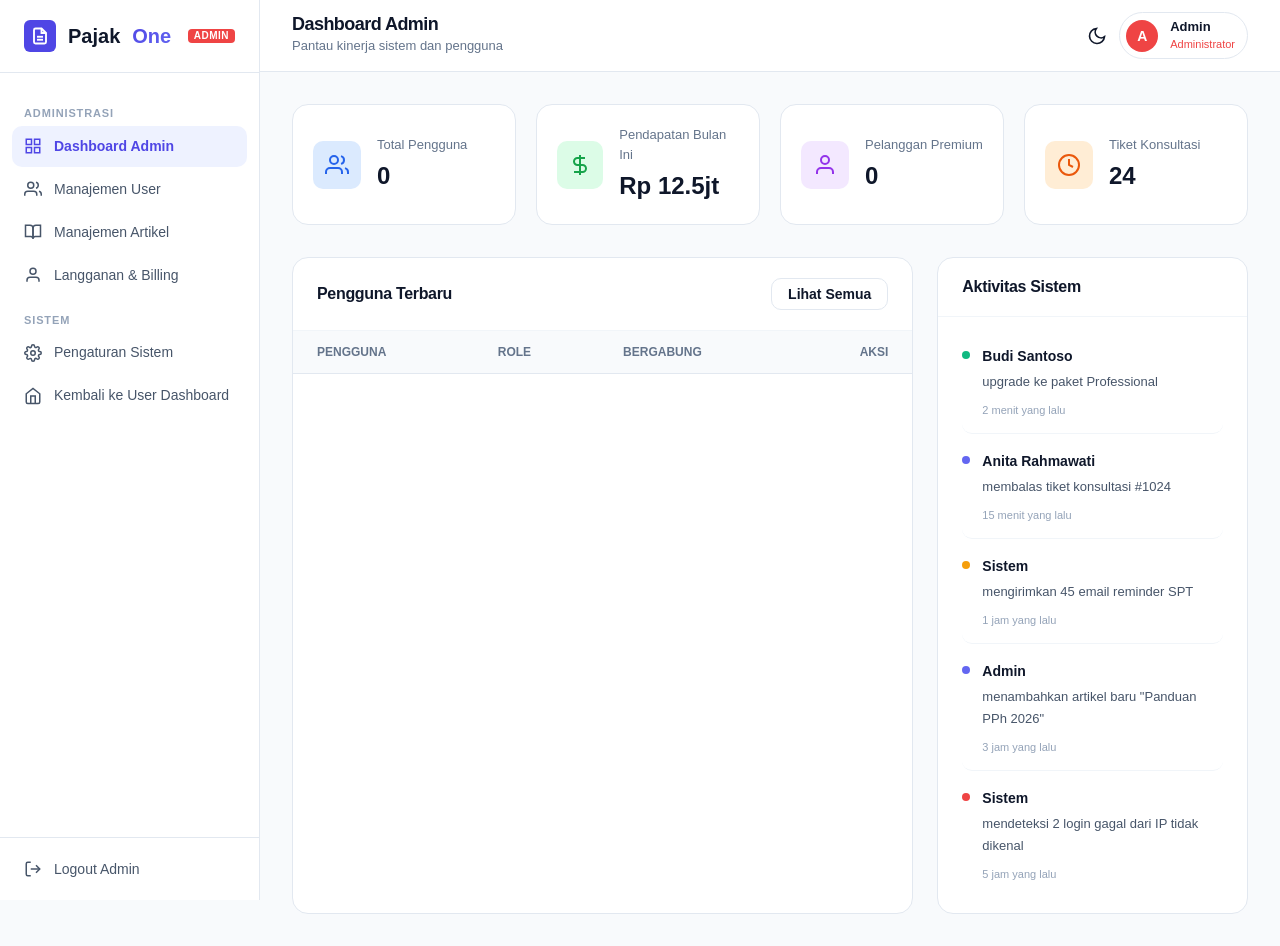
<file: admin.html>
<!DOCTYPE html>
<html lang="id" data-theme="light">
<head>
    <meta charset="UTF-8">
    <meta name="viewport" content="width=device-width, initial-scale=1.0">
    <title>Admin Panel - PajakOne</title>
    
    <!-- CSS Dependencies -->
    <link rel="stylesheet" href="css/design-system.css">
    <link rel="stylesheet" href="css/dashboard.css">
    
    <!-- Admin Specific Styles -->
    <style>
        .admin-stats-grid {
            display: grid;
            grid-template-columns: repeat(auto-fit, minmax(220px, 1fr));
            gap: 20px;
            margin-bottom: 32px;
        }

        .admin-stat-card {
            background: var(--bg-elevated);
            border: 1px solid var(--border-default);
            border-radius: var(--radius-lg);
            padding: 20px;
            display: flex;
            align-items: center;
            gap: 16px;
        }

        .admin-stat-icon {
            width: 48px; height: 48px;
            border-radius: var(--radius-md);
            display: flex; align-items: center; justify-content: center;
        }
        .admin-stat-icon.blue { background: #dbeafe; color: #2563eb; }
        .admin-stat-icon.green { background: #dcfce7; color: #16a34a; }
        .admin-stat-icon.purple { background: #f3e8ff; color: #9333ea; }
        .admin-stat-icon.orange { background: #ffedd5; color: #ea580c; }
        
        [data-theme="dark"] .admin-stat-icon.blue { background: #1e3a8a; color: #60a5fa; }
        [data-theme="dark"] .admin-stat-icon.green { background: #14532d; color: #4ade80; }
        [data-theme="dark"] .admin-stat-icon.purple { background: #581c87; color: #c084fc; }
        [data-theme="dark"] .admin-stat-icon.orange { background: #7c2d12; color: #fb923c; }

        .admin-stat-content .label { font-size: 13px; color: var(--text-tertiary); margin-bottom: 4px; }
        .admin-stat-content .value { font-size: 24px; font-weight: 800; color: var(--text-primary); }

        .admin-layout {
            display: grid;
            grid-template-columns: 2fr 1fr;
            gap: 24px;
        }

        @media (max-width: 1024px) {
            .admin-layout { grid-template-columns: 1fr; }
        }

        .admin-card {
            background: var(--bg-elevated);
            border: 1px solid var(--border-default);
            border-radius: var(--radius-lg);
            overflow: hidden;
        }

        .admin-card-header {
            padding: 20px 24px;
            border-bottom: 1px solid var(--border-subtle);
            display: flex;
            justify-content: space-between;
            align-items: center;
        }

        .admin-card-header h3 { font-size: 16px; font-weight: 700; margin: 0; }

        .admin-table { width: 100%; border-collapse: collapse; }
        .admin-table th {
            text-align: left;
            padding: 12px 24px;
            font-size: 12px;
            font-weight: 600;
            color: var(--text-tertiary);
            text-transform: uppercase;
            background: var(--bg-secondary);
            border-bottom: 1px solid var(--border-default);
        }
        .admin-table td {
            padding: 16px 24px;
            font-size: 14px;
            color: var(--text-secondary);
            border-bottom: 1px solid var(--border-subtle);
        }
        .admin-table tr:last-child td { border-bottom: none; }
        .admin-table tr:hover td { background: var(--bg-secondary); }

        .user-cell { display: flex; align-items: center; gap: 12px; }
        .user-avatar-sm {
            width: 32px; height: 32px;
            border-radius: 50%;
            background: var(--brand-600);
            color: white;
            display: flex; align-items: center; justify-content: center;
            font-size: 12px; font-weight: 600;
        }
        .user-info strong { display: block; font-size: 14px; color: var(--text-primary); }
        .user-info span { font-size: 12px; color: var(--text-tertiary); }

        .role-badge {
            padding: 4px 8px;
            border-radius: 999px;
            font-size: 11px;
            font-weight: 600;
            text-transform: uppercase;
        }
        .role-badge.admin { background: var(--danger-50); color: var(--danger-600); }
        .role-badge.premium { background: var(--brand-50); color: var(--brand-600); }
        .role-badge.starter { background: var(--success-50); color: var(--success-600); }
        .role-badge.free { background: var(--bg-tertiary); color: var(--text-tertiary); }

        [data-theme="dark"] .role-badge.admin { background: #450a0a; color: #f87171; }
        [data-theme="dark"] .role-badge.premium { background: #1e1b4b; color: #818cf8; }
        [data-theme="dark"] .role-badge.starter { background: #064e3b; color: #34d399; }

        .action-btn {
            background: none; border: none; cursor: pointer; color: var(--text-tertiary);
            padding: 4px; border-radius: 4px; transition: all 0.15s;
        }
        .action-btn:hover { background: var(--bg-tertiary); color: var(--text-primary); }
        .action-btn.danger:hover { background: var(--danger-50); color: var(--danger-500); }

        /* Activity List */
        .activity-list { padding: 16px 24px; }
        .activity-item {
            display: flex; gap: 12px; padding: 12px 0;
            border-bottom: 1px solid var(--border-subtle);
        }
        .activity-item:last-child { border-bottom: none; }
        .activity-dot {
            width: 8px; height: 8px; border-radius: 50%;
            background: var(--brand-500); margin-top: 6px; flex-shrink: 0;
        }
        .activity-content { flex: 1; }
        .activity-content p { font-size: 13px; color: var(--text-secondary); margin: 0 0 4px 0; }
        .activity-content span { font-size: 11px; color: var(--text-muted); }
    </style>
</head>
<body>
    <div class="dashboard-app">
        
        <!-- ==========================================
             SIDEBAR NAVIGATION (ADMIN)
             ========================================== -->
        <aside class="sidebar" id="sidebar">
            <div class="sidebar-header">
                <a href="index.html" class="logo">
                    <div class="logo-mark">
                        <svg viewBox="0 0 24 24" fill="none" stroke="currentColor" stroke-width="2.5">
                            <path d="M14 2H6a2 2 0 0 0-2 2v16a2 2 0 0 0 2 2h12a2 2 0 0 0 2-2V8z"/>
                            <polyline points="14 2 14 8 20 8"/>
                            <line x1="16" y1="13" x2="8" y2="13"/>
                            <line x1="16" y1="17" x2="8" y2="17"/>
                        </svg>
                    </div>
                    Pajak<span class="text-gradient">One</span>
                </a>
                <span class="badge" style="background: var(--danger-500); color: white; font-size: 10px; padding: 2px 6px; border-radius: 4px; margin-left: auto;">ADMIN</span>
            </div>

            <nav class="sidebar-nav">
                <div class="sidebar-section-label">Administrasi</div>
                <ul class="sidebar-menu">
                    <li><a href="admin.html" id="nav-admin-dash" class="active">
                        <svg viewBox="0 0 24 24" fill="none" stroke="currentColor" stroke-width="2"><rect x="3" y="3" width="7" height="7"/><rect x="14" y="3" width="7" height="7"/><rect x="14" y="14" width="7" height="7"/><rect x="3" y="14" width="7" height="7"/></svg>
                        Dashboard Admin
                    </a></li>
                    <li><a href="#" id="nav-users">
                        <svg viewBox="0 0 24 24" fill="none" stroke="currentColor" stroke-width="2"><path d="M17 21v-2a4 4 0 0 0-4-4H5a4 4 0 0 0-4 4v2"/><circle cx="9" cy="7" r="4"/><path d="M23 21v-2a4 4 0 0 0-3-3.87"/><path d="M16 3.13a4 4 0 0 1 0 7.75"/></svg>
                        Manajemen User
                    </a></li>
                    <li><a href="#" id="nav-articles">
                        <svg viewBox="0 0 24 24" fill="none" stroke="currentColor" stroke-width="2"><path d="M2 3h6a4 4 0 0 1 4 4v14a3 3 0 0 0-3-3H2z"/><path d="M22 3h-6a4 4 0 0 0-4 4v14a3 3 0 0 1 3-3h7z"/></svg>
                        Manajemen Artikel
                    </a></li>
                    <li><a href="#" id="nav-subs">
                        <svg viewBox="0 0 24 24" fill="none" stroke="currentColor" stroke-width="2"><path d="M20 21v-2a4 4 0 0 0-4-4H8a4 4 0 0 0-4 4v2"/><circle cx="12" cy="7" r="4"/></svg>
                        Langganan & Billing
                    </a></li>
                </ul>

                <div class="sidebar-section-label">Sistem</div>
                <ul class="sidebar-menu">
                    <li><a href="#" id="nav-settings">
                        <svg viewBox="0 0 24 24" fill="none" stroke="currentColor" stroke-width="2"><circle cx="12" cy="12" r="3"/><path d="M19.4 15a1.65 1.65 0 0 0 .33 1.82l.06.06a2 2 0 0 1 0 2.83 2 2 0 0 1-2.83 0l-.06-.06a1.65 1.65 0 0 0-1.82-.33 1.65 1.65 0 0 0-1 1.51V21a2 2 0 0 1-2 2 2 2 0 0 1-2-2v-.09A1.65 1.65 0 0 0 9 19.4a1.65 1.65 0 0 0-1.82.33l-.06.06a2 2 0 0 1-2.83 0 2 2 0 0 1 0-2.83l.06-.06a1.65 1.65 0 0 0 .33-1.82 1.65 1.65 0 0 0-1.51-1H3a2 2 0 0 1-2-2 2 2 0 0 1 2-2h.09A1.65 1.65 0 0 0 4.6 9a1.65 1.65 0 0 0-.33-1.82l-.06-.06a2 2 0 0 1 0-2.83 2 2 0 0 1 2.83 0l.06.06a1.65 1.65 0 0 0 1.82.33H9a1.65 1.65 0 0 0 1-1.51V3a2 2 0 0 1 2-2 2 2 0 0 1 2 2v.09a1.65 1.65 0 0 0 1 1.51 1.65 1.65 0 0 0 1.82-.33l.06-.06a2 2 0 0 1 2.83 0 2 2 0 0 1 0 2.83l-.06.06a1.65 1.65 0 0 0-.33 1.82V9a1.65 1.65 0 0 0 1.51 1H21a2 2 0 0 1 2 2 2 2 0 0 1-2 2h-.09a1.65 1.65 0 0 0-1.51 1z"/></svg>
                        Pengaturan Sistem
                    </a></li>
                    <li><a href="dashboard.html">
                        <svg viewBox="0 0 24 24" fill="none" stroke="currentColor" stroke-width="2"><path d="M3 9l9-7 9 7v11a2 2 0 0 1-2 2H5a2 2 0 0 1-2-2z"/><polyline points="9 22 9 12 15 12 15 22"/></svg>
                        Kembali ke User Dashboard
                    </a></li>
                </ul>
            </nav>

            <div class="sidebar-footer">
                <ul class="sidebar-menu">
                    <li><button id="sidebarLogout">
                        <svg viewBox="0 0 24 24" fill="none" stroke="currentColor" stroke-width="2"><path d="M9 21H5a2 2 0 0 1-2-2V5a2 2 0 0 1 2-2h4"/><polyline points="16 17 21 12 16 7"/><line x1="21" y1="12" x2="9" y2="12"/></svg>
                        Logout Admin
                    </button></li>
                </ul>
            </div>
        </aside>

        <!-- ==========================================
             MAIN CONTENT
             ========================================== -->
        <main class="main-content">
            <!-- Topbar -->
            <header class="top-bar">
                <div class="top-bar-left">
                    <button class="sidebar-toggle" id="sidebarToggle" aria-label="Toggle sidebar">
                        <svg width="22" height="22" viewBox="0 0 24 24" fill="none" stroke="currentColor" stroke-width="2"><line x1="3" y1="6" x2="21" y2="6"/><line x1="3" y1="12" x2="21" y2="12"/><line x1="3" y1="18" x2="21" y2="18"/></svg>
                    </button>
                    <div class="top-bar-title">
                        <h1 id="topBarTitle">Dashboard Admin</h1>
                        <p id="topBarSubtitle">Pantau kinerja sistem dan pengguna</p>
                    </div>
                </div>

                <div class="top-bar-right">
                    <button class="theme-toggle" id="themeToggle" aria-label="Toggle theme">
                        <svg class="icon-moon" width="20" height="20" viewBox="0 0 24 24" fill="none" stroke="currentColor" stroke-width="2"><path d="M21 12.79A9 9 0 1 1 11.21 3 7 7 0 0 0 21 12.79z"/></svg>
                        <svg class="icon-sun" width="20" height="20" viewBox="0 0 24 24" fill="none" stroke="currentColor" stroke-width="2" style="display: none;"><circle cx="12" cy="12" r="5"/><line x1="12" y1="1" x2="12" y2="3"/><line x1="12" y1="21" x2="12" y2="23"/><line x1="4.22" y1="4.22" x2="5.64" y2="5.64"/><line x1="18.36" y1="18.36" x2="19.78" y2="19.78"/><line x1="1" y1="12" x2="3" y2="12"/><line x1="21" y1="12" x2="23" y2="12"/><line x1="4.22" y1="19.78" x2="5.64" y2="18.36"/><line x1="18.36" y1="5.64" x2="19.78" y2="4.22"/></svg>
                    </button>

                    <div style="position: relative;">
                        <button class="user-menu-btn" id="userMenuBtn">
                            <div class="user-menu-avatar" id="userAvatarDisplay" style="background: var(--danger-500);">A</div>
                            <div class="user-menu-info">
                                <strong id="userNameDisplay">Admin</strong>
                                <span id="userRoleDisplay" style="color: var(--danger-500);">Administrator</span>
                            </div>
                        </button>

                        <div class="user-dropdown" id="userDropdown">
                            <div class="user-dropdown-header">
                                <strong id="dropdownName">Admin</strong>
                                <span id="dropdownEmail">admin@pajakone.id</span>
                            </div>
                            <a href="dashboard.html">
                                <svg viewBox="0 0 24 24" fill="none" stroke="currentColor" stroke-width="2"><path d="M3 9l9-7 9 7v11a2 2 0 0 1-2 2H5a2 2 0 0 1-2-2z"/><polyline points="9 22 9 12 15 12 15 22"/></svg>
                                User Dashboard
                            </a>
                            <div class="divider"></div>
                            <button id="logoutBtn">
                                <svg viewBox="0 0 24 24" fill="none" stroke="currentColor" stroke-width="2"><path d="M9 21H5a2 2 0 0 1-2-2V5a2 2 0 0 1 2-2h4"/><polyline points="16 17 21 12 16 7"/><line x1="21" y1="12" x2="9" y2="12"/></svg>
                                Logout
                            </button>
                        </div>
                    </div>
                </div>
            </header>

            <!-- Page Content -->
            <div class="page-content">
                
                <!-- Stats Grid -->
                <div class="admin-stats-grid">
                    <div class="admin-stat-card">
                        <div class="admin-stat-icon blue">
                            <svg width="24" height="24" viewBox="0 0 24 24" fill="none" stroke="currentColor" stroke-width="2"><path d="M17 21v-2a4 4 0 0 0-4-4H5a4 4 0 0 0-4 4v2"/><circle cx="9" cy="7" r="4"/><path d="M23 21v-2a4 4 0 0 0-3-3.87"/><path d="M16 3.13a4 4 0 0 1 0 7.75"/></svg>
                        </div>
                        <div class="admin-stat-content">
                            <div class="label">Total Pengguna</div>
                            <div class="value" id="statTotalUsers">0</div>
                        </div>
                    </div>
                    <div class="admin-stat-card">
                        <div class="admin-stat-icon green">
                            <svg width="24" height="24" viewBox="0 0 24 24" fill="none" stroke="currentColor" stroke-width="2"><path d="M12 2v20M17 5H9.5a3.5 3.5 0 0 0 0 7h5a3.5 3.5 0 0 1 0 7H6"/></svg>
                        </div>
                        <div class="admin-stat-content">
                            <div class="label">Pendapatan Bulan Ini</div>
                            <div class="value">Rp 12.5jt</div>
                        </div>
                    </div>
                    <div class="admin-stat-card">
                        <div class="admin-stat-icon purple">
                            <svg width="24" height="24" viewBox="0 0 24 24" fill="none" stroke="currentColor" stroke-width="2"><path d="M20 21v-2a4 4 0 0 0-4-4H8a4 4 0 0 0-4 4v2"/><circle cx="12" cy="7" r="4"/></svg>
                        </div>
                        <div class="admin-stat-content">
                            <div class="label">Pelanggan Premium</div>
                            <div class="value" id="statPremiumUsers">0</div>
                        </div>
                    </div>
                    <div class="admin-stat-card">
                        <div class="admin-stat-icon orange">
                            <svg width="24" height="24" viewBox="0 0 24 24" fill="none" stroke="currentColor" stroke-width="2"><circle cx="12" cy="12" r="10"/><polyline points="12 6 12 12 16 14"/></svg>
                        </div>
                        <div class="admin-stat-content">
                            <div class="label">Tiket Konsultasi</div>
                            <div class="value">24</div>
                        </div>
                    </div>
                </div>

                <!-- Admin Layout (Table + Activity) -->
                <div class="admin-layout">
                    
                    <!-- User Management Table -->
                    <div class="admin-card">
                        <div class="admin-card-header">
                            <h3>Pengguna Terbaru</h3>
                            <button class="btn btn-sm btn-secondary">Lihat Semua</button>
                        </div>
                        <div style="overflow-x: auto;">
                            <table class="admin-table">
                                <thead>
                                    <tr>
                                        <th>Pengguna</th>
                                        <th>Role</th>
                                        <th>Bergabung</th>
                                        <th style="text-align: right;">Aksi</th>
                                    </tr>
                                </thead>
                                <tbody id="usersTableBody">
                                    <!-- Populated by JS -->
                                </tbody>
                            </table>
                        </div>
                    </div>

                    <!-- Recent Activity -->
                    <div class="admin-card">
                        <div class="admin-card-header">
                            <h3>Aktivitas Sistem</h3>
                        </div>
                        <div class="activity-list">
                            <div class="activity-item">
                                <div class="activity-dot" style="background: var(--success-500);"></div>
                                <div class="activity-content">
                                    <p><strong>Budi Santoso</strong> upgrade ke paket Professional</p>
                                    <span>2 menit yang lalu</span>
                                </div>
                            </div>
                            <div class="activity-item">
                                <div class="activity-dot" style="background: var(--brand-500);"></div>
                                <div class="activity-content">
                                    <p><strong>Anita Rahmawati</strong> membalas tiket konsultasi #1024</p>
                                    <span>15 menit yang lalu</span>
                                </div>
                            </div>
                            <div class="activity-item">
                                <div class="activity-dot" style="background: var(--warning-500);"></div>
                                <div class="activity-content">
                                    <p><strong>Sistem</strong> mengirimkan 45 email reminder SPT</p>
                                    <span>1 jam yang lalu</span>
                                </div>
                            </div>
                            <div class="activity-item">
                                <div class="activity-dot"></div>
                                <div class="activity-content">
                                    <p><strong>Admin</strong> menambahkan artikel baru "Panduan PPh 2026"</p>
                                    <span>3 jam yang lalu</span>
                                </div>
                            </div>
                            <div class="activity-item">
                                <div class="activity-dot" style="background: var(--danger-500);"></div>
                                <div class="activity-content">
                                    <p><strong>Sistem</strong> mendeteksi 2 login gagal dari IP tidak dikenal</p>
                                    <span>5 jam yang lalu</span>
                                </div>
                            </div>
                        </div>
                    </div>

                </div>
            </div>
        </main>
    </div>

    <!-- Scripts -->
    <script src="js/session.js"></script>
    <script>
        // ==========================================
        // 1. SECURITY CHECK (ADMIN ONLY)
        // ==========================================
        document.addEventListener('DOMContentLoaded', () => {
            const user = SessionManager.getCurrentUser();
            if (!user || user.role !== 'admin') {
                alert('⛔ Akses Ditolak!\n\nHanya Administrator yang dapat mengakses halaman ini.');
                window.location.href = 'dashboard.html';
            } else {
                loadAdminData();
            }
        });

        // ==========================================
        // 2. THEME TOGGLE
        // ==========================================
        const themeToggle = document.getElementById('themeToggle');
        const savedTheme = localStorage.getItem('pajakone_theme') || 'light';
        document.documentElement.setAttribute('data-theme', savedTheme);
        updateThemeIcon(savedTheme);

        themeToggle.addEventListener('click', () => {
            const current = document.documentElement.getAttribute('data-theme');
            const next = current === 'light' ? 'dark' : 'light';
            document.documentElement.setAttribute('data-theme', next);
            localStorage.setItem('pajakone_theme', next);
            updateThemeIcon(next);
        });

        function updateThemeIcon(theme) {
            const moon = document.querySelector('.icon-moon');
            const sun = document.querySelector('.icon-sun');
            if (theme === 'dark') { moon.style.display = 'none'; sun.style.display = 'block'; } 
            else { moon.style.display = 'block'; sun.style.display = 'none'; }
        }

        // ==========================================
        // 3. UI INTERACTIONS
        // ==========================================
        const userMenuBtn = document.getElementById('userMenuBtn');
        const userDropdown = document.getElementById('userDropdown');
        userMenuBtn.addEventListener('click', (e) => { e.stopPropagation(); userDropdown.classList.toggle('active'); });
        document.addEventListener('click', (e) => {
            if (!userMenuBtn.contains(e.target) && !userDropdown.contains(e.target)) { userDropdown.classList.remove('active'); }
        });

        document.getElementById('sidebarToggle').addEventListener('click', () => {
            document.getElementById('sidebar').classList.toggle('active');
        });

        function handleLogout() {
            if (confirm('Apakah Anda yakin ingin logout dari Admin Panel?')) {
                SessionManager.destroySession();
                window.location.href = 'index.html';
            }
        }
        document.getElementById('logoutBtn').addEventListener('click', handleLogout);
        document.getElementById('sidebarLogout').addEventListener('click', handleLogout);

        // ==========================================
        // 4. LOAD MOCK ADMIN DATA
        // ==========================================
        function loadAdminData() {
            const user = SessionManager.getCurrentUser();
            
            // Update Topbar
            document.getElementById('userAvatarDisplay').textContent = user.name.charAt(0).toUpperCase();
            document.getElementById('userNameDisplay').textContent = user.name;
            document.getElementById('dropdownName').textContent = user.name;
            document.getElementById('dropdownEmail').textContent = user.email;

            // Get all users from localStorage
            const allUsers = JSON.parse(localStorage.getItem('pajakone_users') || '[]');
            
            // Update Stats
            document.getElementById('statTotalUsers').textContent = allUsers.length;
            const premiumCount = allUsers.filter(u => ['premium', 'enterprise'].includes(u.role)).length;
            document.getElementById('statPremiumUsers').textContent = premiumCount;

            // Populate Table
            const tbody = document.getElementById('usersTableBody');
            if (allUsers.length === 0) {
                tbody.innerHTML = '<tr><td colspan="4" style="text-align:center; padding: 40px; color: var(--text-tertiary);">Belum ada pengguna terdaftar.</td></tr>';
            } else {
                // Show last 5 users
                const recentUsers = allUsers.slice(-5).reverse();
                tbody.innerHTML = recentUsers.map(u => `
                    <tr>
                        <td>
                            <div class="user-cell">
                                <div class="user-avatar-sm">${u.name.charAt(0).toUpperCase()}</div>
                                <div class="user-info">
                                    <strong>${u.name}</strong>
                                    <span>${u.email}</span>
                                </div>
                            </div>
                        </td>
                        <td><span class="role-badge ${u.role || 'free'}">${u.role || 'free'}</span></td>
                        <td>${u.createdAt ? new Date(u.createdAt).toLocaleDateString('id-ID') : '-'}</td>
                        <td style="text-align: right;">
                            <button class="action-btn" title="Edit"><svg width="16" height="16" viewBox="0 0 24 24" fill="none" stroke="currentColor" stroke-width="2"><path d="M11 4H4a2 2 0 0 0-2 2v14a2 2 0 0 0 2 2h14a2 2 0 0 0 2-2v-7"/><path d="M18.5 2.5a2.121 2.121 0 0 1 3 3L12 15l-4 1 1-4 9.5-9.5z"/></svg></button>
                            <button class="action-btn danger" title="Hapus"><svg width="16" height="16" viewBox="0 0 24 24" fill="none" stroke="currentColor" stroke-width="2"><polyline points="3 6 5 6 21 6"/><path d="M19 6v14a2 2 0 0 1-2 2H7a2 2 0 0 1-2-2V6m3 0V4a2 2 0 0 1 2-2h4a2 2 0 0 1 2 2v2"/></svg></button>
                        </td>
                    </tr>
                `).join('');
            }
        }
    </script>
</body>
</html>
</file>
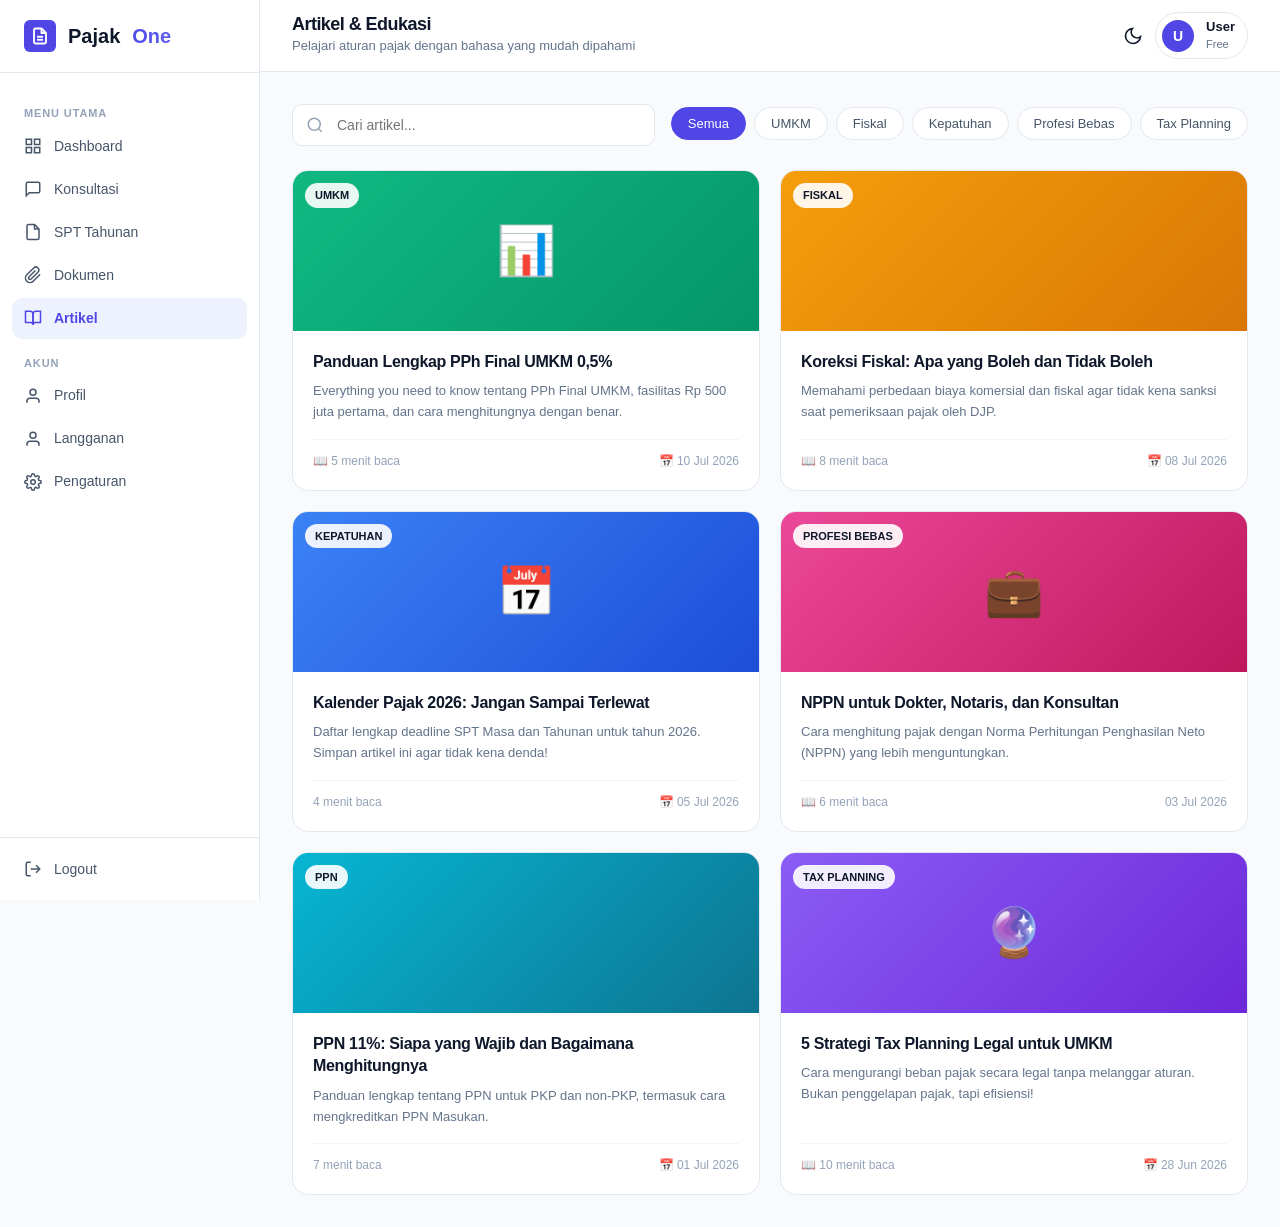
<file: articles.html>
<!DOCTYPE html>
<html lang="id" data-theme="light">
<head>
    <meta charset="UTF-8">
    <meta name="viewport" content="width=device-width, initial-scale=1.0">
    <title>Artikel & Edukasi - PajakOne</title>
    
    <!-- CSS Dependencies -->
    <link rel="stylesheet" href="css/design-system.css">
    <link rel="stylesheet" href="css/dashboard.css">
    
    <!-- Articles Specific Styles (Inline) -->
    <style>
        .articles-container { max-width: 1200px; }
        
        /* Search & Filter Bar */
        .filter-bar {
            display: flex;
            justify-content: space-between;
            align-items: center;
            gap: 16px;
            margin-bottom: 24px;
            flex-wrap: wrap;
        }
        
        .search-box {
            position: relative;
            flex: 1;
            min-width: 250px;
            max-width: 400px;
        }
        
        .search-box input {
            width: 100%;
            padding: 12px 16px 12px 44px;
            background: var(--bg-elevated);
            border: 1px solid var(--border-default);
            border-radius: var(--radius-md);
            font-size: 14px;
            color: var(--text-primary);
        }
        
        .search-box input:focus { outline: none; border-color: var(--brand-600); }
        
        .search-box svg {
            position: absolute;
            left: 14px;
            top: 50%;
            transform: translateY(-50%);
            width: 18px;
            height: 18px;
            color: var(--text-muted);
        }
        
        .category-pills {
            display: flex;
            gap: 8px;
            overflow-x: auto;
            padding-bottom: 4px;
        }
        
        .pill {
            padding: 8px 16px;
            background: var(--bg-elevated);
            border: 1px solid var(--border-default);
            border-radius: 999px;
            font-size: 13px;
            font-weight: 500;
            color: var(--text-secondary);
            cursor: pointer;
            white-space: nowrap;
            transition: all 0.15s;
        }
        
        .pill:hover { background: var(--bg-tertiary); }
        .pill.active { background: var(--brand-600); color: white; border-color: var(--brand-600); }
        
        /* Articles Grid */
        .articles-grid {
            display: grid;
            grid-template-columns: repeat(auto-fill, minmax(320px, 1fr));
            gap: 20px;
        }
        
        .article-card {
            background: var(--bg-elevated);
            border: 1px solid var(--border-default);
            border-radius: var(--radius-lg);
            overflow: hidden;
            transition: all 0.2s;
            cursor: pointer;
            display: flex;
            flex-direction: column;
        }
        
        .article-card:hover {
            border-color: var(--border-strong);
            transform: translateY(-4px);
            box-shadow: var(--shadow-md);
        }
        
        .article-image {
            height: 160px;
            background: linear-gradient(135deg, var(--brand-500), var(--brand-700));
            display: flex;
            align-items: center;
            justify-content: center;
            color: white;
            font-size: 48px;
            position: relative;
        }
        
        .article-image.umkm { background: linear-gradient(135deg, #10b981, #059669); }
        .article-image.fiskal { background: linear-gradient(135deg, #f59e0b, #d97706); }
        .article-image.kepatuhan { background: linear-gradient(135deg, #3b82f6, #1d4ed8); }
        .article-image.profesi { background: linear-gradient(135deg, #ec4899, #be185d); }
        .article-image.ppn { background: linear-gradient(135deg, #06b6d4, #0e7490); }
        .article-image.planning { background: linear-gradient(135deg, #8b5cf6, #6d28d9); }
        
        .article-category {
            position: absolute;
            top: 12px;
            left: 12px;
            background: rgba(255,255,255,0.9);
            color: var(--text-primary);
            padding: 4px 10px;
            border-radius: 999px;
            font-size: 11px;
            font-weight: 600;
            text-transform: uppercase;
        }
        
        .article-content {
            padding: 20px;
            flex: 1;
            display: flex;
            flex-direction: column;
        }
        
        .article-content h3 {
            font-size: 16px;
            font-weight: 700;
            margin-bottom: 8px;
            line-height: 1.4;
            color: var(--text-primary);
        }
        
        .article-content p {
            font-size: 13px;
            color: var(--text-tertiary);
            line-height: 1.6;
            margin-bottom: 16px;
            flex: 1;
        }
        
        .article-meta {
            display: flex;
            justify-content: space-between;
            align-items: center;
            font-size: 12px;
            color: var(--text-muted);
            padding-top: 12px;
            border-top: 1px solid var(--border-subtle);
        }
        
        .article-meta span { display: flex; align-items: center; gap: 4px; }
        
        @media (max-width: 768px) {
            .filter-bar { flex-direction: column; align-items: stretch; }
            .search-box { max-width: 100%; }
        }
    </style>
</head>
<body>
    <div class="dashboard-app">
        
        <!-- ==========================================
             SIDEBAR NAVIGATION
             ========================================== -->
        <aside class="sidebar" id="sidebar">
            <div class="sidebar-header">
                <a href="index.html" class="logo">
                    <div class="logo-mark">
                        <svg viewBox="0 0 24 24" fill="none" stroke="currentColor" stroke-width="2.5">
                            <path d="M14 2H6a2 2 0 0 0-2 2v16a2 2 0 0 0 2 2h12a2 2 0 0 0 2-2V8z"/>
                            <polyline points="14 2 14 8 20 8"/>
                            <line x1="16" y1="13" x2="8" y2="13"/>
                            <line x1="16" y1="17" x2="8" y2="17"/>
                        </svg>
                    </div>
                    Pajak<span class="text-gradient">One</span>
                </a>
            </div>

            <nav class="sidebar-nav">
                <div class="sidebar-section-label">Menu Utama</div>
                <ul class="sidebar-menu">
                    <li><a href="dashboard.html" id="nav-dashboard">
                        <svg viewBox="0 0 24 24" fill="none" stroke="currentColor" stroke-width="2"><rect x="3" y="3" width="7" height="7"/><rect x="14" y="3" width="7" height="7"/><rect x="14" y="14" width="7" height="7"/><rect x="3" y="14" width="7" height="7"/></svg>
                        Dashboard
                    </a></li>
                    <li><a href="consultation.html" id="nav-consultation">
                        <svg viewBox="0 0 24 24" fill="none" stroke="currentColor" stroke-width="2"><path d="M21 15a2 2 0 0 1-2 2H7l-4 4V5a2 2 0 0 1 2-2h14a2 2 0 0 1 2 2z"/></svg>
                        Konsultasi
                    </a></li>
                    <li><a href="dashboard.html#spt" id="nav-spt">
                        <svg viewBox="0 0 24 24" fill="none" stroke="currentColor" stroke-width="2"><path d="M14 2H6a2 2 0 0 0-2 2v16a2 2 0 0 0 2 2h12a2 2 0 0 0 2-2V8z"/><polyline points="14 2 14 8 20 8"/></svg>
                        SPT Tahunan
                    </a></li>
                    <li><a href="dashboard.html#documents" id="nav-documents">
                        <svg viewBox="0 0 24 24" fill="none" stroke="currentColor" stroke-width="2"><path d="M21.44 11.05l-9.19 9.19a6 6 0 0 1-8.49-8.49l9.19-9.19a4 4 0 0 1 5.66 5.66l-9.2 9.19a2 2 0 0 1-2.83-2.83l8.49-8.48"/></svg>
                        Dokumen
                    </a></li>
                    <li><a href="articles.html" id="nav-articles" class="active">
                        <svg viewBox="0 0 24 24" fill="none" stroke="currentColor" stroke-width="2"><path d="M2 3h6a4 4 0 0 1 4 4v14a3 3 0 0 0-3-3H2z"/><path d="M22 3h-6a4 4 0 0 0-4 4v14a3 3 0 0 1 3-3h7z"/></svg>
                        Artikel
                    </a></li>
                </ul>

                <div class="sidebar-section-label">Akun</div>
                <ul class="sidebar-menu">
                    <li><a href="profile.html" id="nav-profile">
                        <svg viewBox="0 0 24 24" fill="none" stroke="currentColor" stroke-width="2"><path d="M20 21v-2a4 4 0 0 0-4-4H8a4 4 0 0 0-4 4v2"/><circle cx="12" cy="7" r="4"/></svg>
                        Profil
                    </a></li>
                    <li><a href="subscription.html" id="nav-subscription">
                        <svg viewBox="0 0 24 24" fill="none" stroke="currentColor" stroke-width="2"><path d="M20 21v-2a4 4 0 0 0-4-4H8a4 4 0 0 0-4 4v2"/><circle cx="12" cy="7" r="4"/></svg>
                        Langganan
                    </a></li>
                    <li><a href="dashboard.html#settings" id="nav-settings">
                        <svg viewBox="0 0 24 24" fill="none" stroke="currentColor" stroke-width="2"><circle cx="12" cy="12" r="3"/><path d="M19.4 15a1.65 1.65 0 0 0 .33 1.82l.06.06a2 2 0 0 1 0 2.83 2 2 0 0 1-2.83 0l-.06-.06a1.65 1.65 0 0 0-1.82-.33 1.65 1.65 0 0 0-1 1.51V21a2 2 0 0 1-2 2 2 2 0 0 1-2-2v-.09A1.65 1.65 0 0 0 9 19.4a1.65 1.65 0 0 0-1.82.33l-.06.06a2 2 0 0 1-2.83 0 2 2 0 0 1 0-2.83l.06-.06a1.65 1.65 0 0 0 .33-1.82 1.65 1.65 0 0 0-1.51-1H3a2 2 0 0 1-2-2 2 2 0 0 1 2-2h.09A1.65 1.65 0 0 0 4.6 9a1.65 1.65 0 0 0-.33-1.82l-.06-.06a2 2 0 0 1 0-2.83 2 2 0 0 1 2.83 0l.06.06a1.65 1.65 0 0 0 1.82.33H9a1.65 1.65 0 0 0 1-1.51V3a2 2 0 0 1 2-2 2 2 0 0 1 2 2v.09a1.65 1.65 0 0 0 1 1.51 1.65 1.65 0 0 0 1.82-.33l.06-.06a2 2 0 0 1 2.83 0 2 2 0 0 1 0 2.83l-.06.06a1.65 1.65 0 0 0-.33 1.82V9a1.65 1.65 0 0 0 1.51 1H21a2 2 0 0 1 2 2 2 2 0 0 1-2 2h-.09a1.65 1.65 0 0 0-1.51 1z"/></svg>
                        Pengaturan
                    </a></li>
                </ul>
            </nav>

            <div class="sidebar-footer">
                <ul class="sidebar-menu">
                    <li><button id="sidebarLogout">
                        <svg viewBox="0 0 24 24" fill="none" stroke="currentColor" stroke-width="2"><path d="M9 21H5a2 2 0 0 1-2-2V5a2 2 0 0 1 2-2h4"/><polyline points="16 17 21 12 16 7"/><line x1="21" y1="12" x2="9" y2="12"/></svg>
                        Logout
                    </button></li>
                </ul>
            </div>
        </aside>

        <!-- ==========================================
             MAIN CONTENT
             ========================================== -->
        <main class="main-content">
            <!-- Topbar -->
            <header class="top-bar">
                <div class="top-bar-left">
                    <button class="sidebar-toggle" id="sidebarToggle" aria-label="Toggle sidebar">
                        <svg width="22" height="22" viewBox="0 0 24 24" fill="none" stroke="currentColor" stroke-width="2"><line x1="3" y1="6" x2="21" y2="6"/><line x1="3" y1="12" x2="21" y2="12"/><line x1="3" y1="18" x2="21" y2="18"/></svg>
                    </button>
                    <div class="top-bar-title">
                        <h1 id="topBarTitle">Artikel & Edukasi</h1>
                        <p id="topBarSubtitle">Pelajari aturan pajak dengan bahasa yang mudah dipahami</p>
                    </div>
                </div>

                <div class="top-bar-right">
                    <button class="theme-toggle" id="themeToggle" aria-label="Toggle theme">
                        <svg class="icon-moon" width="20" height="20" viewBox="0 0 24 24" fill="none" stroke="currentColor" stroke-width="2"><path d="M21 12.79A9 9 0 1 1 11.21 3 7 7 0 0 0 21 12.79z"/></svg>
                        <svg class="icon-sun" width="20" height="20" viewBox="0 0 24 24" fill="none" stroke="currentColor" stroke-width="2" style="display: none;"><circle cx="12" cy="12" r="5"/><line x1="12" y1="1" x2="12" y2="3"/><line x1="12" y1="21" x2="12" y2="23"/><line x1="4.22" y1="4.22" x2="5.64" y2="5.64"/><line x1="18.36" y1="18.36" x2="19.78" y2="19.78"/><line x1="1" y1="12" x2="3" y2="12"/><line x1="21" y1="12" x2="23" y2="12"/><line x1="4.22" y1="19.78" x2="5.64" y2="18.36"/><line x1="18.36" y1="5.64" x2="19.78" y2="4.22"/></svg>
                    </button>

                    <div style="position: relative;">
                        <button class="user-menu-btn" id="userMenuBtn">
                            <div class="user-menu-avatar" id="userAvatarDisplay">U</div>
                            <div class="user-menu-info">
                                <strong id="userNameDisplay">User</strong>
                                <span id="userRoleDisplay">free</span>
                            </div>
                        </button>

                        <div class="user-dropdown" id="userDropdown">
                            <div class="user-dropdown-header">
                                <strong id="dropdownName">User</strong>
                                <span id="dropdownEmail">user@email.com</span>
                            </div>
                            <a href="profile.html">
                                <svg viewBox="0 0 24 24" fill="none" stroke="currentColor" stroke-width="2"><path d="M20 21v-2a4 4 0 0 0-4-4H8a4 4 0 0 0-4 4v2"/><circle cx="12" cy="7" r="4"/></svg>
                                Profil Saya
                            </a>
                            <a href="subscription.html">
                                <svg viewBox="0 0 24 24" fill="none" stroke="currentColor" stroke-width="2"><path d="M20 21v-2a4 4 0 0 0-4-4H8a4 4 0 0 0-4 4v2"/><circle cx="12" cy="7" r="4"/></svg>
                                Langganan
                            </a>
                            <div class="divider"></div>
                            <button id="logoutBtn">
                                <svg viewBox="0 0 24 24" fill="none" stroke="currentColor" stroke-width="2"><path d="M9 21H5a2 2 0 0 1-2-2V5a2 2 0 0 1 2-2h4"/><polyline points="16 17 21 12 16 7"/><line x1="21" y1="12" x2="9" y2="12"/></svg>
                                Logout
                            </button>
                        </div>
                    </div>
                </div>
            </header>

            <!-- Page Content -->
            <div class="page-content">
                <div class="articles-container">
                    
                    <!-- Filter Bar -->
                    <div class="filter-bar">
                        <div class="search-box">
                            <svg viewBox="0 0 24 24" fill="none" stroke="currentColor" stroke-width="2"><circle cx="11" cy="11" r="8"/><line x1="21" y1="21" x2="16.65" y2="16.65"/></svg>
                            <input type="text" id="searchInput" placeholder="Cari artikel...">
                        </div>
                        <div class="category-pills">
                            <button class="pill active" data-category="all">Semua</button>
                            <button class="pill" data-category="umkm">UMKM</button>
                            <button class="pill" data-category="fiskal">Fiskal</button>
                            <button class="pill" data-category="kepatuhan">Kepatuhan</button>
                            <button class="pill" data-category="profesi">Profesi Bebas</button>
                            <button class="pill" data-category="planning">Tax Planning</button>
                        </div>
                    </div>

                    <!-- Articles Grid -->
                    <div class="articles-grid" id="articlesGrid">
                        
                        <!-- Article 1 -->
                        <div class="article-card" data-category="umkm">
                            <div class="article-image umkm">
                                <span class="article-category">UMKM</span>
                                📊
                            </div>
                            <div class="article-content">
                                <h3>Panduan Lengkap PPh Final UMKM 0,5%</h3>
                                <p>Everything you need to know tentang PPh Final UMKM, fasilitas Rp 500 juta pertama, dan cara menghitungnya dengan benar.</p>
                                <div class="article-meta">
                                    <span>📖 5 menit baca</span>
                                    <span>📅 10 Jul 2026</span>
                                </div>
                            </div>
                        </div>

                        <!-- Article 2 -->
                        <div class="article-card" data-category="fiskal">
                            <div class="article-image fiskal">
                                <span class="article-category">Fiskal</span>
                                ️
                            </div>
                            <div class="article-content">
                                <h3>Koreksi Fiskal: Apa yang Boleh dan Tidak Boleh</h3>
                                <p>Memahami perbedaan biaya komersial dan fiskal agar tidak kena sanksi saat pemeriksaan pajak oleh DJP.</p>
                                <div class="article-meta">
                                    <span>📖 8 menit baca</span>
                                    <span>📅 08 Jul 2026</span>
                                </div>
                            </div>
                        </div>

                        <!-- Article 3 -->
                        <div class="article-card" data-category="kepatuhan">
                            <div class="article-image kepatuhan">
                                <span class="article-category">Kepatuhan</span>
                                📅
                            </div>
                            <div class="article-content">
                                <h3>Kalender Pajak 2026: Jangan Sampai Terlewat</h3>
                                <p>Daftar lengkap deadline SPT Masa dan Tahunan untuk tahun 2026. Simpan artikel ini agar tidak kena denda!</p>
                                <div class="article-meta">
                                    <span> 4 menit baca</span>
                                    <span>📅 05 Jul 2026</span>
                                </div>
                            </div>
                        </div>

                        <!-- Article 4 -->
                        <div class="article-card" data-category="profesi">
                            <div class="article-image profesi">
                                <span class="article-category">Profesi Bebas</span>
                                💼
                            </div>
                            <div class="article-content">
                                <h3>NPPN untuk Dokter, Notaris, dan Konsultan</h3>
                                <p>Cara menghitung pajak dengan Norma Perhitungan Penghasilan Neto (NPPN) yang lebih menguntungkan.</p>
                                <div class="article-meta">
                                    <span>📖 6 menit baca</span>
                                    <span> 03 Jul 2026</span>
                                </div>
                            </div>
                        </div>

                        <!-- Article 5 -->
                        <div class="article-card" data-category="umkm">
                            <div class="article-image ppn">
                                <span class="article-category">PPN</span>
                                
                            </div>
                            <div class="article-content">
                                <h3>PPN 11%: Siapa yang Wajib dan Bagaimana Menghitungnya</h3>
                                <p>Panduan lengkap tentang PPN untuk PKP dan non-PKP, termasuk cara mengkreditkan PPN Masukan.</p>
                                <div class="article-meta">
                                    <span> 7 menit baca</span>
                                    <span>📅 01 Jul 2026</span>
                                </div>
                            </div>
                        </div>

                        <!-- Article 6 -->
                        <div class="article-card" data-category="planning">
                            <div class="article-image planning">
                                <span class="article-category">Tax Planning</span>
                                🔮
                            </div>
                            <div class="article-content">
                                <h3>5 Strategi Tax Planning Legal untuk UMKM</h3>
                                <p>Cara mengurangi beban pajak secara legal tanpa melanggar aturan. Bukan penggelapan pajak, tapi efisiensi!</p>
                                <div class="article-meta">
                                    <span>📖 10 menit baca</span>
                                    <span>📅 28 Jun 2026</span>
                                </div>
                            </div>
                        </div>

                    </div>
                </div>
            </div>
        </main>
    </div>

    <!-- Scripts -->
    <script src="js/session.js"></script>
    <script>
        // ==========================================
        // 1. THEME TOGGLE
        // ==========================================
        const themeToggle = document.getElementById('themeToggle');
        const savedTheme = localStorage.getItem('pajakone_theme') || 'light';
        document.documentElement.setAttribute('data-theme', savedTheme);
        updateThemeIcon(savedTheme);

        themeToggle.addEventListener('click', () => {
            const current = document.documentElement.getAttribute('data-theme');
            const next = current === 'light' ? 'dark' : 'light';
            document.documentElement.setAttribute('data-theme', next);
            localStorage.setItem('pajakone_theme', next);
            updateThemeIcon(next);
        });

        function updateThemeIcon(theme) {
            const moon = document.querySelector('.icon-moon');
            const sun = document.querySelector('.icon-sun');
            if (theme === 'dark') { moon.style.display = 'none'; sun.style.display = 'block'; } 
            else { moon.style.display = 'block'; sun.style.display = 'none'; }
        }

        // ==========================================
        // 2. USER MENU & DROPDOWN
        // ==========================================
        const userMenuBtn = document.getElementById('userMenuBtn');
        const userDropdown = document.getElementById('userDropdown');
        
        userMenuBtn.addEventListener('click', (e) => { e.stopPropagation(); userDropdown.classList.toggle('active'); });
        document.addEventListener('click', (e) => {
            if (!userMenuBtn.contains(e.target) && !userDropdown.contains(e.target)) { userDropdown.classList.remove('active'); }
        });

        // ==========================================
        // 3. SIDEBAR TOGGLE (MOBILE)
        // ==========================================
        document.getElementById('sidebarToggle').addEventListener('click', () => {
            document.getElementById('sidebar').classList.toggle('active');
        });

        // ==========================================
        // 4. LOGOUT HANDLERS
        // ==========================================
        function handleLogout() {
            if (confirm('Apakah Anda yakin ingin logout?')) {
                SessionManager.destroySession();
                window.location.href = 'index.html';
            }
        }
        document.getElementById('logoutBtn').addEventListener('click', handleLogout);
        document.getElementById('sidebarLogout').addEventListener('click', handleLogout);

        // ==========================================
        // 5. LOAD USER DATA TO TOPBAR
        // ==========================================
        function loadUserData() {
            const user = SessionManager.getCurrentUser();
            if (!user) return;
            
            document.getElementById('userAvatarDisplay').textContent = user.name.charAt(0).toUpperCase();
            document.getElementById('userNameDisplay').textContent = user.name;
            document.getElementById('userRoleDisplay').textContent = user.role || 'free';
            document.getElementById('dropdownName').textContent = user.name;
            document.getElementById('dropdownEmail').textContent = user.email;
        }

        // ==========================================
        // 6. SEARCH & FILTER FUNCTIONALITY
        // ==========================================
        const searchInput = document.getElementById('searchInput');
        const pills = document.querySelectorAll('.pill');
        const articleCards = document.querySelectorAll('.article-card');
        let activeCategory = 'all';

        function filterArticles() {
            const searchTerm = searchInput.value.toLowerCase();
            
            articleCards.forEach(card => {
                const title = card.querySelector('h3').textContent.toLowerCase();
                const desc = card.querySelector('p').textContent.toLowerCase();
                const category = card.getAttribute('data-category');
                
                const matchesSearch = title.includes(searchTerm) || desc.includes(searchTerm);
                const matchesCategory = activeCategory === 'all' || category === activeCategory;
                
                if (matchesSearch && matchesCategory) {
                    card.style.display = 'flex';
                } else {
                    card.style.display = 'none';
                }
            });
        }

        searchInput.addEventListener('input', filterArticles);

        pills.forEach(pill => {
            pill.addEventListener('click', () => {
                pills.forEach(p => p.classList.remove('active'));
                pill.classList.add('active');
                activeCategory = pill.getAttribute('data-category');
                filterArticles();
            });
        });

        // ==========================================
        // INIT
        // ==========================================
        loadUserData();
    </script>
</body>
</html>
</file>
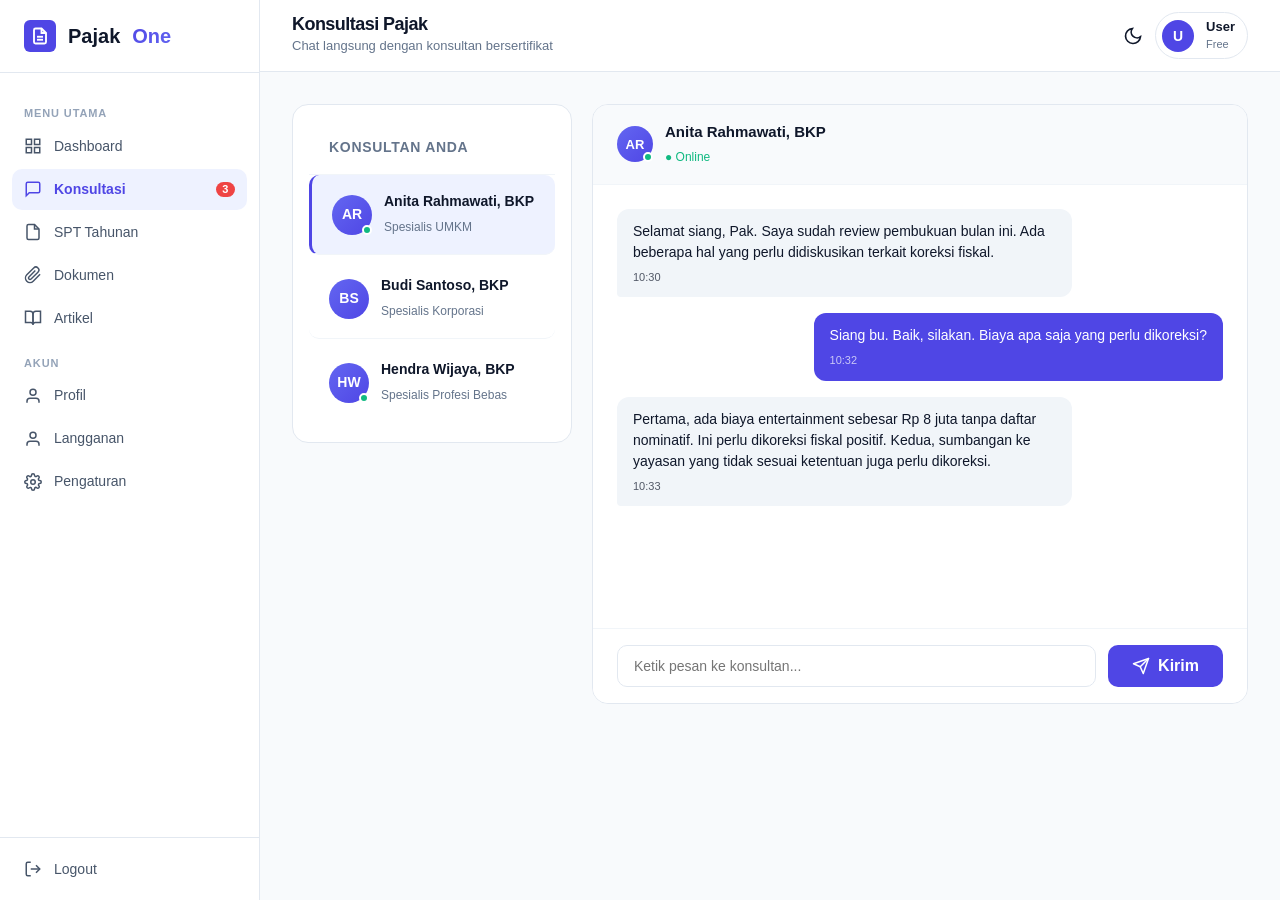
<file: consultation.html>
<!DOCTYPE html>
<html lang="id" data-theme="light">
<head>
    <meta charset="UTF-8">
    <meta name="viewport" content="width=device-width, initial-scale=1.0">
    <title>Konsultasi Pajak - PajakOne</title>
    
    <!-- CSS Dependencies -->
    <link rel="stylesheet" href="css/design-system.css">
    <link rel="stylesheet" href="css/dashboard.css">
    
    <!-- Chat Specific Styles (Inline) -->
    <style>
        .chat-layout {
            display: grid;
            grid-template-columns: 280px 1fr;
            gap: 20px;
            height: calc(100vh - 160px);
            min-height: 500px;
        }

        /* Consultant List */
        .consultant-list {
            background: var(--bg-elevated);
            border: 1px solid var(--border-default);
            border-radius: var(--radius-lg);
            overflow-y: auto;
        }

        .consultant-list-header {
            padding: 16px 20px;
            border-bottom: 1px solid var(--border-subtle);
            font-weight: 600;
            font-size: 14px;
            color: var(--text-tertiary);
            text-transform: uppercase;
            letter-spacing: 0.05em;
        }

        .consultant-item {
            display: flex;
            align-items: center;
            gap: 12px;
            padding: 16px 20px;
            cursor: pointer;
            transition: background 0.15s;
            border-bottom: 1px solid var(--border-subtle);
        }

        .consultant-item:last-child { border-bottom: none; }
        .consultant-item:hover { background: var(--bg-tertiary); }
        .consultant-item.active { background: var(--brand-50); border-left: 3px solid var(--brand-600); }

        .consultant-avatar {
            width: 40px; height: 40px;
            border-radius: 50%;
            background: linear-gradient(135deg, var(--brand-500), var(--brand-600));
            color: white;
            display: flex; align-items: center; justify-content: center;
            font-weight: 600; font-size: 14px;
            position: relative;
            flex-shrink: 0;
        }

        .consultant-avatar.online::after {
            content: '';
            position: absolute; bottom: 0; right: 0;
            width: 10px; height: 10px;
            background: var(--success-500);
            border: 2px solid var(--bg-elevated);
            border-radius: 50%;
        }

        .consultant-info { flex: 1; min-width: 0; }
        .consultant-info strong { display: block; font-size: 14px; color: var(--text-primary); margin-bottom: 2px; }
        .consultant-info span { font-size: 12px; color: var(--text-tertiary); }

        /* Chat Window */
        .chat-window {
            background: var(--bg-elevated);
            border: 1px solid var(--border-default);
            border-radius: var(--radius-lg);
            display: flex;
            flex-direction: column;
            overflow: hidden;
        }

        .chat-header {
            padding: 16px 24px;
            border-bottom: 1px solid var(--border-subtle);
            display: flex;
            align-items: center;
            gap: 12px;
            background: var(--bg-secondary);
        }

        .chat-header-info strong { display: block; font-size: 15px; color: var(--text-primary); }
        .chat-header-info span { font-size: 12px; color: var(--success-500); font-weight: 500; }

        .chat-messages {
            flex: 1;
            padding: 24px;
            overflow-y: auto;
            display: flex;
            flex-direction: column;
            gap: 16px;
            background: var(--bg-primary);
        }

        .chat-message {
            max-width: 75%;
            padding: 12px 16px;
            border-radius: 12px;
            font-size: 14px;
            line-height: 1.5;
            position: relative;
        }

        .chat-message.consultant {
            align-self: flex-start;
            background: var(--bg-tertiary);
            color: var(--text-primary);
            border-bottom-left-radius: 4px;
        }

        .chat-message.user {
            align-self: flex-end;
            background: var(--brand-600);
            color: white;
            border-bottom-right-radius: 4px;
        }

        .chat-message .time {
            display: block;
            font-size: 11px;
            opacity: 0.7;
            margin-top: 6px;
        }

        .chat-input-area {
            padding: 16px 24px;
            border-top: 1px solid var(--border-subtle);
            display: flex;
            gap: 12px;
            background: var(--bg-elevated);
        }

        .chat-input {
            flex: 1;
            padding: 12px 16px;
            background: var(--bg-primary);
            border: 1px solid var(--border-default);
            border-radius: var(--radius-md);
            font-size: 14px;
            color: var(--text-primary);
            transition: border-color 0.15s;
        }

        .chat-input:focus { outline: none; border-color: var(--brand-600); }

        .btn-send {
            padding: 12px 24px;
            background: var(--brand-600);
            color: white;
            border: none;
            border-radius: var(--radius-md);
            font-weight: 600;
            cursor: pointer;
            transition: background 0.15s;
            display: flex; align-items: center; gap: 8px;
        }

        .btn-send:hover { background: var(--brand-700); }

        @media (max-width: 768px) {
            .chat-layout { grid-template-columns: 1fr; height: auto; }
            .consultant-list { max-height: 200px; }
            .chat-window { height: 500px; }
        }
    </style>
</head>
<body>
    <div class="dashboard-app">
        
        <!-- ==========================================
             SIDEBAR NAVIGATION
             ========================================== -->
        <aside class="sidebar" id="sidebar">
            <div class="sidebar-header">
                <a href="index.html" class="logo">
                    <div class="logo-mark">
                        <svg viewBox="0 0 24 24" fill="none" stroke="currentColor" stroke-width="2.5">
                            <path d="M14 2H6a2 2 0 0 0-2 2v16a2 2 0 0 0 2 2h12a2 2 0 0 0 2-2V8z"/>
                            <polyline points="14 2 14 8 20 8"/>
                            <line x1="16" y1="13" x2="8" y2="13"/>
                            <line x1="16" y1="17" x2="8" y2="17"/>
                        </svg>
                    </div>
                    Pajak<span class="text-gradient">One</span>
                </a>
            </div>

            <nav class="sidebar-nav">
                <div class="sidebar-section-label">Menu Utama</div>
                <ul class="sidebar-menu">
                    <li><a href="dashboard.html" id="nav-dashboard">
                        <svg viewBox="0 0 24 24" fill="none" stroke="currentColor" stroke-width="2"><rect x="3" y="3" width="7" height="7"/><rect x="14" y="3" width="7" height="7"/><rect x="14" y="14" width="7" height="7"/><rect x="3" y="14" width="7" height="7"/></svg>
                        Dashboard
                    </a></li>
                    <li><a href="consultation.html" id="nav-consultation" class="active">
                        <svg viewBox="0 0 24 24" fill="none" stroke="currentColor" stroke-width="2"><path d="M21 15a2 2 0 0 1-2 2H7l-4 4V5a2 2 0 0 1 2-2h14a2 2 0 0 1 2 2z"/></svg>
                        Konsultasi
                        <span class="badge" style="background: var(--danger-500); color: white; font-size: 11px; padding: 2px 6px; border-radius: 999px; margin-left: auto;">3</span>
                    </a></li>
                    <li><a href="dashboard.html#spt" id="nav-spt">
                        <svg viewBox="0 0 24 24" fill="none" stroke="currentColor" stroke-width="2"><path d="M14 2H6a2 2 0 0 0-2 2v16a2 2 0 0 0 2 2h12a2 2 0 0 0 2-2V8z"/><polyline points="14 2 14 8 20 8"/></svg>
                        SPT Tahunan
                    </a></li>
                    <li><a href="dashboard.html#documents" id="nav-documents">
                        <svg viewBox="0 0 24 24" fill="none" stroke="currentColor" stroke-width="2"><path d="M21.44 11.05l-9.19 9.19a6 6 0 0 1-8.49-8.49l9.19-9.19a4 4 0 0 1 5.66 5.66l-9.2 9.19a2 2 0 0 1-2.83-2.83l8.49-8.48"/></svg>
                        Dokumen
                    </a></li>
                    <li><a href="articles.html" id="nav-articles">
                        <svg viewBox="0 0 24 24" fill="none" stroke="currentColor" stroke-width="2"><path d="M2 3h6a4 4 0 0 1 4 4v14a3 3 0 0 0-3-3H2z"/><path d="M22 3h-6a4 4 0 0 0-4 4v14a3 3 0 0 1 3-3h7z"/></svg>
                        Artikel
                    </a></li>
                </ul>

                <div class="sidebar-section-label">Akun</div>
                <ul class="sidebar-menu">
                    <li><a href="profile.html" id="nav-profile">
                        <svg viewBox="0 0 24 24" fill="none" stroke="currentColor" stroke-width="2"><path d="M20 21v-2a4 4 0 0 0-4-4H8a4 4 0 0 0-4 4v2"/><circle cx="12" cy="7" r="4"/></svg>
                        Profil
                    </a></li>
                    <li><a href="subscription.html" id="nav-subscription">
                        <svg viewBox="0 0 24 24" fill="none" stroke="currentColor" stroke-width="2"><path d="M20 21v-2a4 4 0 0 0-4-4H8a4 4 0 0 0-4 4v2"/><circle cx="12" cy="7" r="4"/></svg>
                        Langganan
                    </a></li>
                    <li><a href="dashboard.html#settings" id="nav-settings">
                        <svg viewBox="0 0 24 24" fill="none" stroke="currentColor" stroke-width="2"><circle cx="12" cy="12" r="3"/><path d="M19.4 15a1.65 1.65 0 0 0 .33 1.82l.06.06a2 2 0 0 1 0 2.83 2 2 0 0 1-2.83 0l-.06-.06a1.65 1.65 0 0 0-1.82-.33 1.65 1.65 0 0 0-1 1.51V21a2 2 0 0 1-2 2 2 2 0 0 1-2-2v-.09A1.65 1.65 0 0 0 9 19.4a1.65 1.65 0 0 0-1.82.33l-.06.06a2 2 0 0 1-2.83 0 2 2 0 0 1 0-2.83l.06-.06a1.65 1.65 0 0 0 .33-1.82 1.65 1.65 0 0 0-1.51-1H3a2 2 0 0 1-2-2 2 2 0 0 1 2-2h.09A1.65 1.65 0 0 0 4.6 9a1.65 1.65 0 0 0-.33-1.82l-.06-.06a2 2 0 0 1 0-2.83 2 2 0 0 1 2.83 0l.06.06a1.65 1.65 0 0 0 1.82.33H9a1.65 1.65 0 0 0 1-1.51V3a2 2 0 0 1 2-2 2 2 0 0 1 2 2v.09a1.65 1.65 0 0 0 1 1.51 1.65 1.65 0 0 0 1.82-.33l.06-.06a2 2 0 0 1 2.83 0 2 2 0 0 1 0 2.83l-.06.06a1.65 1.65 0 0 0-.33 1.82V9a1.65 1.65 0 0 0 1.51 1H21a2 2 0 0 1 2 2 2 2 0 0 1-2 2h-.09a1.65 1.65 0 0 0-1.51 1z"/></svg>
                        Pengaturan
                    </a></li>
                </ul>
            </nav>

            <div class="sidebar-footer">
                <ul class="sidebar-menu">
                    <li><button id="sidebarLogout">
                        <svg viewBox="0 0 24 24" fill="none" stroke="currentColor" stroke-width="2"><path d="M9 21H5a2 2 0 0 1-2-2V5a2 2 0 0 1 2-2h4"/><polyline points="16 17 21 12 16 7"/><line x1="21" y1="12" x2="9" y2="12"/></svg>
                        Logout
                    </button></li>
                </ul>
            </div>
        </aside>

        <!-- ==========================================
             MAIN CONTENT
             ========================================== -->
        <main class="main-content">
            <!-- Topbar -->
            <header class="top-bar">
                <div class="top-bar-left">
                    <button class="sidebar-toggle" id="sidebarToggle" aria-label="Toggle sidebar">
                        <svg width="22" height="22" viewBox="0 0 24 24" fill="none" stroke="currentColor" stroke-width="2"><line x1="3" y1="6" x2="21" y2="6"/><line x1="3" y1="12" x2="21" y2="12"/><line x1="3" y1="18" x2="21" y2="18"/></svg>
                    </button>
                    <div class="top-bar-title">
                        <h1 id="topBarTitle">Konsultasi Pajak</h1>
                        <p id="topBarSubtitle">Chat langsung dengan konsultan bersertifikat</p>
                    </div>
                </div>

                <div class="top-bar-right">
                    <button class="theme-toggle" id="themeToggle" aria-label="Toggle theme">
                        <svg class="icon-moon" width="20" height="20" viewBox="0 0 24 24" fill="none" stroke="currentColor" stroke-width="2"><path d="M21 12.79A9 9 0 1 1 11.21 3 7 7 0 0 0 21 12.79z"/></svg>
                        <svg class="icon-sun" width="20" height="20" viewBox="0 0 24 24" fill="none" stroke="currentColor" stroke-width="2" style="display: none;"><circle cx="12" cy="12" r="5"/><line x1="12" y1="1" x2="12" y2="3"/><line x1="12" y1="21" x2="12" y2="23"/><line x1="4.22" y1="4.22" x2="5.64" y2="5.64"/><line x1="18.36" y1="18.36" x2="19.78" y2="19.78"/><line x1="1" y1="12" x2="3" y2="12"/><line x1="21" y1="12" x2="23" y2="12"/><line x1="4.22" y1="19.78" x2="5.64" y2="18.36"/><line x1="18.36" y1="5.64" x2="19.78" y2="4.22"/></svg>
                    </button>

                    <div style="position: relative;">
                        <button class="user-menu-btn" id="userMenuBtn">
                            <div class="user-menu-avatar" id="userAvatarDisplay">U</div>
                            <div class="user-menu-info">
                                <strong id="userNameDisplay">User</strong>
                                <span id="userRoleDisplay">free</span>
                            </div>
                        </button>

                        <div class="user-dropdown" id="userDropdown">
                            <div class="user-dropdown-header">
                                <strong id="dropdownName">User</strong>
                                <span id="dropdownEmail">user@email.com</span>
                            </div>
                            <a href="profile.html">
                                <svg viewBox="0 0 24 24" fill="none" stroke="currentColor" stroke-width="2"><path d="M20 21v-2a4 4 0 0 0-4-4H8a4 4 0 0 0-4 4v2"/><circle cx="12" cy="7" r="4"/></svg>
                                Profil Saya
                            </a>
                            <a href="subscription.html">
                                <svg viewBox="0 0 24 24" fill="none" stroke="currentColor" stroke-width="2"><path d="M20 21v-2a4 4 0 0 0-4-4H8a4 4 0 0 0-4 4v2"/><circle cx="12" cy="7" r="4"/></svg>
                                Langganan
                            </a>
                            <div class="divider"></div>
                            <button id="logoutBtn">
                                <svg viewBox="0 0 24 24" fill="none" stroke="currentColor" stroke-width="2"><path d="M9 21H5a2 2 0 0 1-2-2V5a2 2 0 0 1 2-2h4"/><polyline points="16 17 21 12 16 7"/><line x1="21" y1="12" x2="9" y2="12"/></svg>
                                Logout
                            </button>
                        </div>
                    </div>
                </div>
            </header>

            <!-- Page Content -->
            <div class="page-content">
                <div class="chat-layout">
                    
                    <!-- Consultant List -->
                    <div class="consultant-list">
                        <div class="consultant-list-header">Konsultan Anda</div>
                        
                        <div class="consultant-item active">
                            <div class="consultant-avatar online">AR</div>
                            <div class="consultant-info">
                                <strong>Anita Rahmawati, BKP</strong>
                                <span>Spesialis UMKM</span>
                            </div>
                        </div>
                        
                        <div class="consultant-item">
                            <div class="consultant-avatar">BS</div>
                            <div class="consultant-info">
                                <strong>Budi Santoso, BKP</strong>
                                <span>Spesialis Korporasi</span>
                            </div>
                        </div>
                        
                        <div class="consultant-item">
                            <div class="consultant-avatar online">HW</div>
                            <div class="consultant-info">
                                <strong>Hendra Wijaya, BKP</strong>
                                <span>Spesialis Profesi Bebas</span>
                            </div>
                        </div>
                    </div>

                    <!-- Chat Window -->
                    <div class="chat-window">
                        <div class="chat-header">
                            <div class="consultant-avatar online" style="width: 36px; height: 36px; font-size: 13px;">AR</div>
                            <div class="chat-header-info">
                                <strong>Anita Rahmawati, BKP</strong>
                                <span>● Online</span>
                            </div>
                        </div>

                        <div class="chat-messages" id="chatMessages">
                            <div class="chat-message consultant">
                                Selamat siang, Pak. Saya sudah review pembukuan bulan ini. Ada beberapa hal yang perlu didiskusikan terkait koreksi fiskal.
                                <span class="time">10:30</span>
                            </div>
                            <div class="chat-message user">
                                Siang bu. Baik, silakan. Biaya apa saja yang perlu dikoreksi?
                                <span class="time">10:32</span>
                            </div>
                            <div class="chat-message consultant">
                                Pertama, ada biaya entertainment sebesar Rp 8 juta tanpa daftar nominatif. Ini perlu dikoreksi fiskal positif. Kedua, sumbangan ke yayasan yang tidak sesuai ketentuan juga perlu dikoreksi.
                                <span class="time">10:33</span>
                            </div>
                        </div>

                        <div class="chat-input-area">
                            <input type="text" class="chat-input" id="chatInput" placeholder="Ketik pesan ke konsultan..." autocomplete="off">
                            <button class="btn-send" id="sendBtn">
                                <svg width="18" height="18" viewBox="0 0 24 24" fill="none" stroke="currentColor" stroke-width="2" stroke-linecap="round" stroke-linejoin="round"><line x1="22" y1="2" x2="11" y2="13"/><polygon points="22 2 15 22 11 13 2 9 22 2"/></svg>
                                Kirim
                            </button>
                        </div>
                    </div>

                </div>
            </div>
        </main>
    </div>

    <!-- Scripts -->
    <script src="js/session.js"></script>
    <script>
        // ==========================================
        // 1. THEME TOGGLE
        // ==========================================
        const themeToggle = document.getElementById('themeToggle');
        const savedTheme = localStorage.getItem('pajakone_theme') || 'light';
        document.documentElement.setAttribute('data-theme', savedTheme);
        updateThemeIcon(savedTheme);

        themeToggle.addEventListener('click', () => {
            const current = document.documentElement.getAttribute('data-theme');
            const next = current === 'light' ? 'dark' : 'light';
            document.documentElement.setAttribute('data-theme', next);
            localStorage.setItem('pajakone_theme', next);
            updateThemeIcon(next);
        });

        function updateThemeIcon(theme) {
            const moon = document.querySelector('.icon-moon');
            const sun = document.querySelector('.icon-sun');
            if (theme === 'dark') { moon.style.display = 'none'; sun.style.display = 'block'; } 
            else { moon.style.display = 'block'; sun.style.display = 'none'; }
        }

        // ==========================================
        // 2. USER MENU & DROPDOWN
        // ==========================================
        const userMenuBtn = document.getElementById('userMenuBtn');
        const userDropdown = document.getElementById('userDropdown');
        
        userMenuBtn.addEventListener('click', (e) => { e.stopPropagation(); userDropdown.classList.toggle('active'); });
        document.addEventListener('click', (e) => {
            if (!userMenuBtn.contains(e.target) && !userDropdown.contains(e.target)) { userDropdown.classList.remove('active'); }
        });

        // ==========================================
        // 3. SIDEBAR TOGGLE (MOBILE)
        // ==========================================
        document.getElementById('sidebarToggle').addEventListener('click', () => {
            document.getElementById('sidebar').classList.toggle('active');
        });

        // ==========================================
        // 4. LOGOUT HANDLERS
        // ==========================================
        function handleLogout() {
            if (confirm('Apakah Anda yakin ingin logout?')) {
                SessionManager.destroySession();
                window.location.href = 'index.html';
            }
        }
        document.getElementById('logoutBtn').addEventListener('click', handleLogout);
        document.getElementById('sidebarLogout').addEventListener('click', handleLogout);

        // ==========================================
        // 5. LOAD USER DATA TO TOPBAR
        // ==========================================
        function loadUserData() {
            const user = SessionManager.getCurrentUser();
            if (!user) return;
            
            document.getElementById('userAvatarDisplay').textContent = user.name.charAt(0).toUpperCase();
            document.getElementById('userNameDisplay').textContent = user.name;
            document.getElementById('userRoleDisplay').textContent = user.role || 'free';
            document.getElementById('dropdownName').textContent = user.name;
            document.getElementById('dropdownEmail').textContent = user.email;
        }

        // ==========================================
        // 6. CHAT FUNCTIONALITY (MOCK)
        // ==========================================
        const chatInput = document.getElementById('chatInput');
        const sendBtn = document.getElementById('sendBtn');
        const chatMessages = document.getElementById('chatMessages');

        function getCurrentTime() {
            const now = new Date();
            return now.toLocaleTimeString('id-ID', { hour: '2-digit', minute: '2-digit' });
        }

        function appendMessage(text, type) {
            const msgDiv = document.createElement('div');
            msgDiv.className = `chat-message ${type}`;
            msgDiv.innerHTML = `${text}<span class="time">${getCurrentTime()}</span>`;
            chatMessages.appendChild(msgDiv);
            chatMessages.scrollTop = chatMessages.scrollHeight;
        }

        function sendMessage() {
            const text = chatInput.value.trim();
            if (!text) return;

            // Add user message
            appendMessage(text, 'user');
            chatInput.value = '';

            // Mock auto-reply from consultant
            setTimeout(() => {
                const replies = [
                    "Baik, saya akan review dan segera berikan feedback.",
                    "Terima kasih informasinya. Saya cek dulu ya dokumen pendukungnya.",
                    "Noted. Untuk kasus ini, saya sarankan kita lakukan koreksi fiskal positif.",
                    "Siap, saya buatkan draft jurnal koreksinya dan kirim untuk review Anda.",
                    "Pertanyaan bagus. Berdasarkan PMK terbaru, biayanya memang tidak deductible."
                ];
                const randomReply = replies[Math.floor(Math.random() * replies.length)];
                appendMessage(randomReply, 'consultant');
            }, 1500);
        }

        sendBtn.addEventListener('click', sendMessage);
        chatInput.addEventListener('keypress', (e) => {
            if (e.key === 'Enter') sendMessage();
        });

        // ==========================================
        // INIT
        // ==========================================
        loadUserData();
        chatMessages.scrollTop = chatMessages.scrollHeight; // Scroll to bottom on load
    </script>
</body>
</html>
</file>
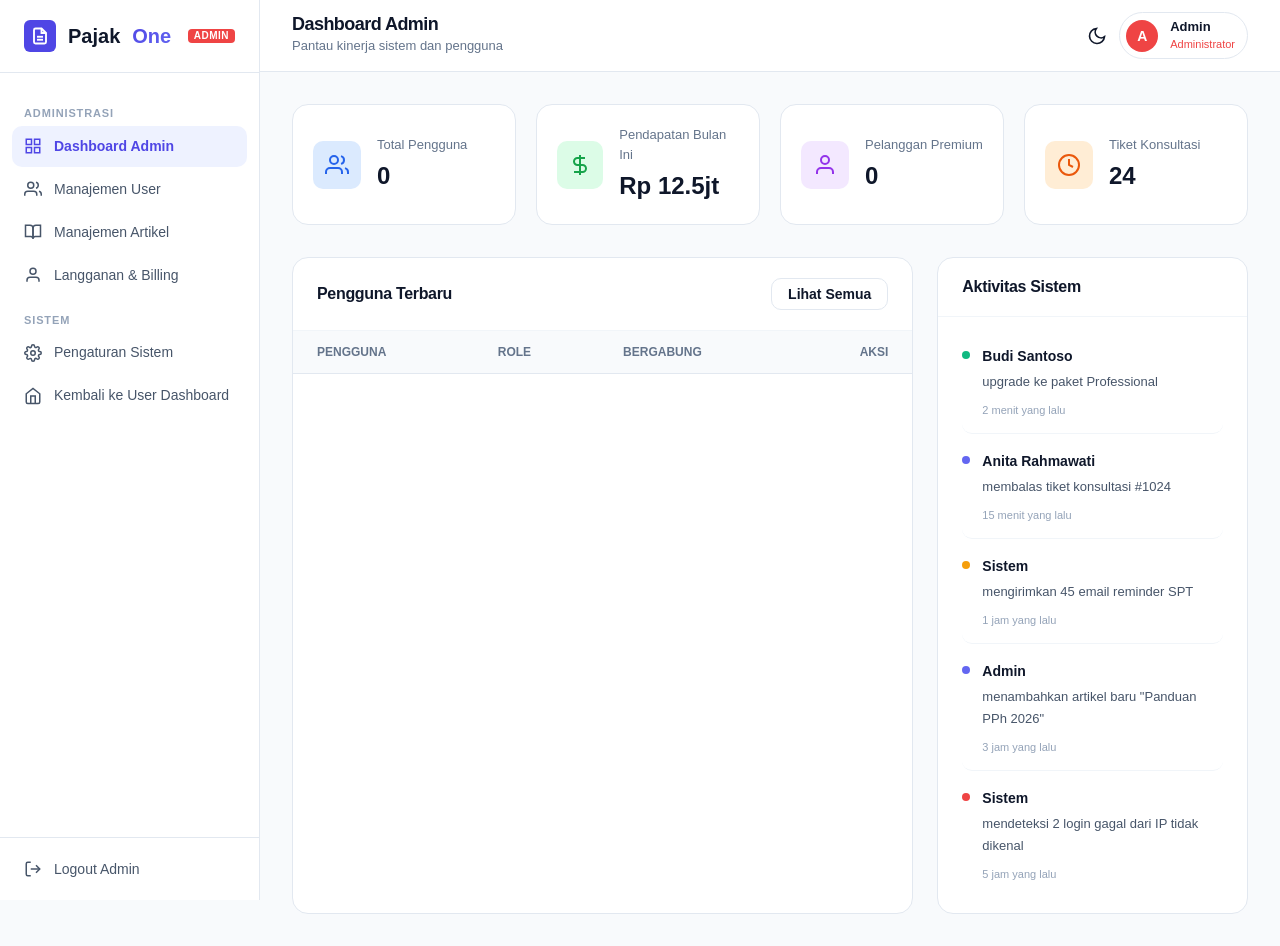
<file: create-admin.html>
<!DOCTYPE html>
<html>
<head>
    <title>Create Admin - PajakOne</title>
</head>
<body>
    <h1>Creating Admin User...</h1>
    <script>
        // Paste kode JavaScript di sini
        const adminUser = {
            id: 'admin-001',
            name: 'Administrator',
            email: 'admin@pajakone.id',
            password: 'admin123',
            role: 'admin',
            business: 'company',
            status: 'active',
            createdAt: new Date().toISOString()
        };

        const users = JSON.parse(localStorage.getItem('pajakone_users') || '[]');
        users.push(adminUser);
        localStorage.setItem('pajakone_users', JSON.stringify(users));

        alert('✅ Admin user created!\nEmail: admin@pajakone.id\nPassword: admin123');
        window.location.href = 'admin.html';
    </script>
</body>
</html>
</file>
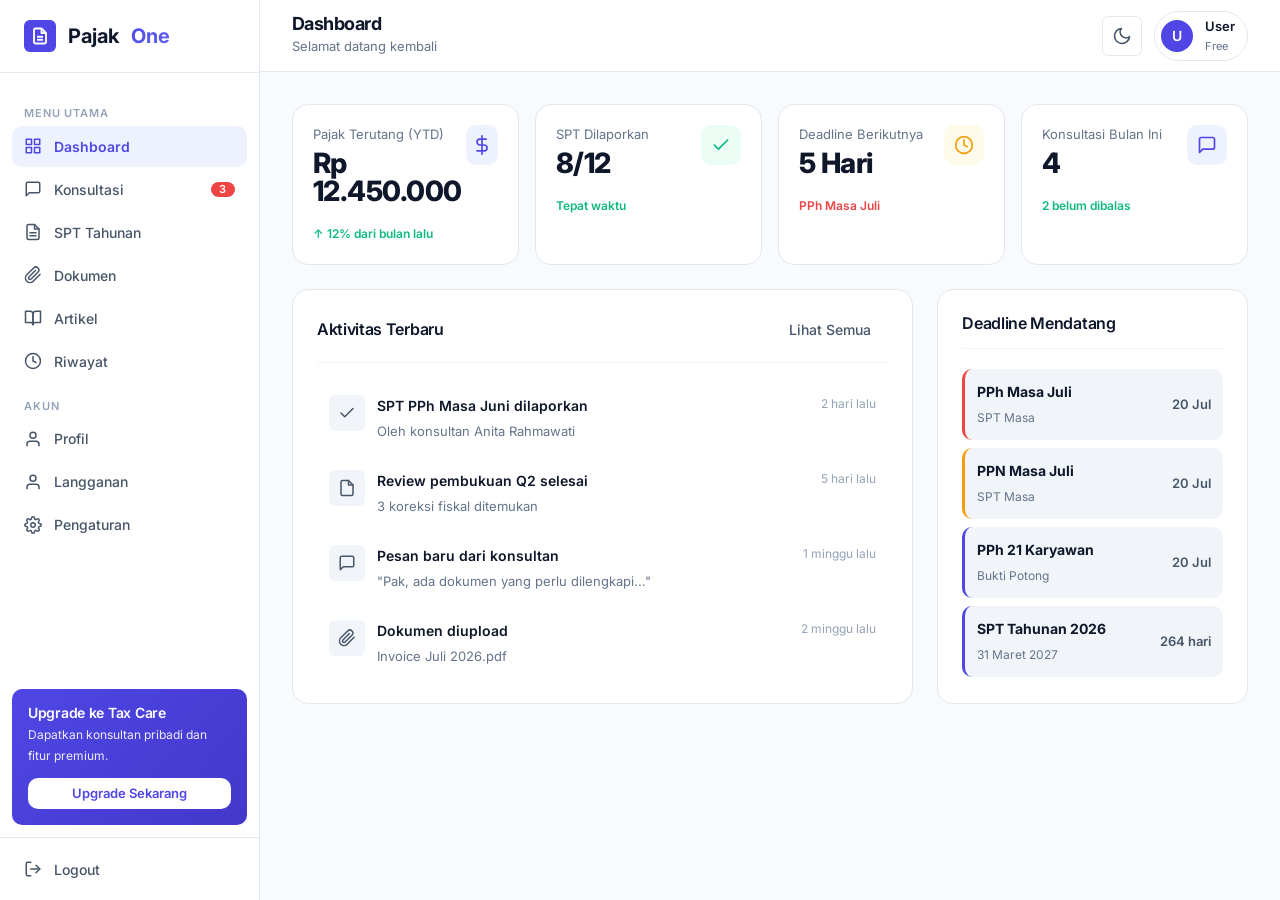
<file: dashboard.html>
<!DOCTYPE html>
<html lang="id" data-theme="light">
<head>
    <meta charset="UTF-8">
    <meta name="viewport" content="width=device-width, initial-scale=1.0">
    <title>Dashboard — PajakOne</title>
    <meta name="description" content="Dashboard PajakOne - Kelola konsultasi pajak, SPT, dan langganan Anda.">
    <link rel="preconnect" href="https://fonts.googleapis.com">
    <link href="https://fonts.googleapis.com/css2?family=Inter:wght@400;500;600;700;800&display=swap" rel="stylesheet">
    <link rel="stylesheet" href="css/design-system.css">
    <link rel="stylesheet" href="css/dashboard.css">
</head>
<body>
    <div class="dashboard-app">
        <!-- Sidebar Overlay (Mobile) -->
        <div class="sidebar-overlay" id="sidebarOverlay"></div>

        <!-- Sidebar -->
        <aside class="sidebar" id="sidebar">
            <div class="sidebar-header">
                <a href="index.html" class="logo">
                    <div class="logo-mark">
                        <svg viewBox="0 0 24 24" fill="none" stroke="currentColor" stroke-width="2.5">
                            <path d="M14 2H6a2 2 0 0 0-2 2v16a2 2 0 0 0 2 2h12a2 2 0 0 0 2-2V8z"/>
                            <polyline points="14 2 14 8 20 8"/>
                            <line x1="16" y1="13" x2="8" y2="13"/>
                            <line x1="16" y1="17" x2="8" y2="17"/>
                        </svg>
                    </div>
                    Pajak<span class="text-gradient">One</span>
                </a>
            </div>

            <nav class="sidebar-nav">
                <div class="sidebar-section-label">Menu Utama</div>
                <ul class="sidebar-menu">
                    <li>
                        <a href="#" data-page="overview" class="active">
                            <svg viewBox="0 0 24 24" fill="none" stroke="currentColor" stroke-width="2" stroke-linecap="round" stroke-linejoin="round">
                                <rect x="3" y="3" width="7" height="7"/>
                                <rect x="14" y="3" width="7" height="7"/>
                                <rect x="14" y="14" width="7" height="7"/>
                                <rect x="3" y="14" width="7" height="7"/>
                            </svg>
                            Dashboard
                        </a>
                    </li>
                    <li>
                        <a href="#" data-page="consultation">
                            <svg viewBox="0 0 24 24" fill="none" stroke="currentColor" stroke-width="2" stroke-linecap="round" stroke-linejoin="round">
                                <path d="M21 15a2 2 0 0 1-2 2H7l-4 4V5a2 2 0 0 1 2-2h14a2 2 0 0 1 2 2z"/>
                            </svg>
                            Konsultasi
                            <span class="badge">3</span>
                        </a>
                    </li>
                    <li>
                        <a href="#" data-page="spt">
                            <svg viewBox="0 0 24 24" fill="none" stroke="currentColor" stroke-width="2" stroke-linecap="round" stroke-linejoin="round">
                                <path d="M14 2H6a2 2 0 0 0-2 2v16a2 2 0 0 0 2 2h12a2 2 0 0 0 2-2V8z"/>
                                <polyline points="14 2 14 8 20 8"/>
                                <line x1="16" y1="13" x2="8" y2="13"/>
                                <line x1="16" y1="17" x2="8" y2="17"/>
                            </svg>
                            SPT Tahunan
                        </a>
                    </li>
                    <li>
                        <a href="#" data-page="documents">
                            <svg viewBox="0 0 24 24" fill="none" stroke="currentColor" stroke-width="2" stroke-linecap="round" stroke-linejoin="round">
                                <path d="M21.44 11.05l-9.19 9.19a6 6 0 0 1-8.49-8.49l9.19-9.19a4 4 0 0 1 5.66 5.66l-9.2 9.19a2 2 0 0 1-2.83-2.83l8.49-8.48"/>
                            </svg>
                            Dokumen
                        </a>
                    </li>
                    <li>
                        <a href="#" data-page="articles">
                            <svg viewBox="0 0 24 24" fill="none" stroke="currentColor" stroke-width="2" stroke-linecap="round" stroke-linejoin="round">
                                <path d="M2 3h6a4 4 0 0 1 4 4v14a3 3 0 0 0-3-3H2z"/>
                                <path d="M22 3h-6a4 4 0 0 0-4 4v14a3 3 0 0 1 3-3h7z"/>
                            </svg>
                            Artikel
                        </a>
                    </li>
                    <li>
                        <a href="#" data-page="history">
                            <svg viewBox="0 0 24 24" fill="none" stroke="currentColor" stroke-width="2" stroke-linecap="round" stroke-linejoin="round">
                                <circle cx="12" cy="12" r="10"/>
                                <polyline points="12 6 12 12 16 14"/>
                            </svg>
                            Riwayat
                        </a>
                    </li>
                </ul>

                <div class="sidebar-section-label">Akun</div>
                <ul class="sidebar-menu">
                    <li>
                        <a href="#" data-page="profile">
                            <svg viewBox="0 0 24 24" fill="none" stroke="currentColor" stroke-width="2" stroke-linecap="round" stroke-linejoin="round">
                                <path d="M20 21v-2a4 4 0 0 0-4-4H8a4 4 0 0 0-4 4v2"/>
                                <circle cx="12" cy="7" r="4"/>
                            </svg>
                            Profil
                        </a>
                    </li>
                    <li>
                        <a href="#" data-page="subscription">
                            <svg viewBox="0 0 24 24" fill="none" stroke="currentColor" stroke-width="2" stroke-linecap="round" stroke-linejoin="round">
                                <path d="M20 21v-2a4 4 0 0 0-4-4H8a4 4 0 0 0-4 4v2"/>
                                <circle cx="12" cy="7" r="4"/>
                            </svg>
                            Langganan
                        </a>
                    </li>
                    <li>
                        <a href="#" data-page="settings">
                            <svg viewBox="0 0 24 24" fill="none" stroke="currentColor" stroke-width="2" stroke-linecap="round" stroke-linejoin="round">
                                <circle cx="12" cy="12" r="3"/>
                                <path d="M19.4 15a1.65 1.65 0 0 0 .33 1.82l.06.06a2 2 0 0 1 0 2.83 2 2 0 0 1-2.83 0l-.06-.06a1.65 1.65 0 0 0-1.82-.33 1.65 1.65 0 0 0-1 1.51V21a2 2 0 0 1-2 2 2 2 0 0 1-2-2v-.09A1.65 1.65 0 0 0 9 19.4a1.65 1.65 0 0 0-1.82.33l-.06.06a2 2 0 0 1-2.83 0 2 2 0 0 1 0-2.83l.06-.06a1.65 1.65 0 0 0 .33-1.82 1.65 1.65 0 0 0-1.51-1H3a2 2 0 0 1-2-2 2 2 0 0 1 2-2h.09A1.65 1.65 0 0 0 4.6 9a1.65 1.65 0 0 0-.33-1.82l-.06-.06a2 2 0 0 1 0-2.83 2 2 0 0 1 2.83 0l.06.06a1.65 1.65 0 0 0 1.82.33H9a1.65 1.65 0 0 0 1-1.51V3a2 2 0 0 1 2-2 2 2 0 0 1 2 2v.09a1.65 1.65 0 0 0 1 1.51 1.65 1.65 0 0 0 1.82-.33l.06-.06a2 2 0 0 1 2.83 0 2 2 0 0 1 0 2.83l-.06.06a1.65 1.65 0 0 0-.33 1.82V9a1.65 1.65 0 0 0 1.51 1H21a2 2 0 0 1 2 2 2 2 0 0 1-2 2h-.09a1.65 1.65 0 0 0-1.51 1z"/>
                            </svg>
                            Pengaturan
                        </a>
                    </li>
                </ul>
            </nav>

            <!-- Upgrade Card (only shown for free users) -->
            <div class="sidebar-upgrade-card" id="sidebarUpgrade">
                <h4>Upgrade ke Tax Care</h4>
                <p>Dapatkan konsultan pribadi dan fitur premium.</p>
                <button class="btn" data-page="subscription">Upgrade Sekarang</button>
            </div>

            <div class="sidebar-footer">
                <ul class="sidebar-menu">
                    <li>
                        <button id="sidebarLogout">
                            <svg viewBox="0 0 24 24" fill="none" stroke="currentColor" stroke-width="2" stroke-linecap="round" stroke-linejoin="round">
                                <path d="M9 21H5a2 2 0 0 1-2-2V5a2 2 0 0 1 2-2h4"/>
                                <polyline points="16 17 21 12 16 7"/>
                                <line x1="21" y1="12" x2="9" y2="12"/>
                            </svg>
                            Logout
                        </button>
                    </li>
                </ul>
            </div>
        </aside>

        <!-- Main Content -->
        <main class="main-content">
            <!-- Top Bar -->
            <header class="top-bar">
                <div class="top-bar-left">
                    <button class="sidebar-toggle" id="sidebarToggle" aria-label="Toggle sidebar">
                        <svg width="22" height="22" viewBox="0 0 24 24" fill="none" stroke="currentColor" stroke-width="2" stroke-linecap="round" stroke-linejoin="round">
                            <line x1="3" y1="6" x2="21" y2="6"/>
                            <line x1="3" y1="12" x2="21" y2="12"/>
                            <line x1="3" y1="18" x2="21" y2="18"/>
                        </svg>
                    </button>
                    <div class="top-bar-title">
                        <h1 id="topBarTitle">Dashboard</h1>
                        <p id="topBarSubtitle">Selamat datang kembali</p>
                    </div>
                </div>

                <div class="top-bar-right">
                    <button class="theme-toggle" id="themeToggle" aria-label="Toggle theme" style="width: 40px; height: 40px; border-radius: 6px; display: flex; align-items: center; justify-content: center; color: var(--text-secondary); border: 1px solid var(--border-default); background: var(--bg-elevated);">
                        <svg class="icon-moon" width="20" height="20" viewBox="0 0 24 24" fill="none" stroke="currentColor" stroke-width="2" stroke-linecap="round" stroke-linejoin="round">
                            <path d="M21 12.79A9 9 0 1 1 11.21 3 7 7 0 0 0 21 12.79z"/>
                        </svg>
                        <svg class="icon-sun" width="20" height="20" viewBox="0 0 24 24" fill="none" stroke="currentColor" stroke-width="2" stroke-linecap="round" stroke-linejoin="round" style="display: none;">
                            <circle cx="12" cy="12" r="5"/>
                            <line x1="12" y1="1" x2="12" y2="3"/>
                            <line x1="12" y1="21" x2="12" y2="23"/>
                            <line x1="4.22" y1="4.22" x2="5.64" y2="5.64"/>
                            <line x1="18.36" y1="18.36" x2="19.78" y2="19.78"/>
                            <line x1="1" y1="12" x2="3" y2="12"/>
                            <line x1="21" y1="12" x2="23" y2="12"/>
                            <line x1="4.22" y1="19.78" x2="5.64" y2="18.36"/>
                            <line x1="18.36" y1="5.64" x2="19.78" y2="4.22"/>
                        </svg>
                    </button>

                    <div style="position: relative;">
                        <button class="user-menu-btn" id="userMenuBtn">
                            <div class="user-menu-avatar" id="userAvatarDisplay">U</div>
                            <div class="user-menu-info">
                                <strong id="userNameDisplay">User</strong>
                                <span id="userRoleDisplay">free</span>
                            </div>
                        </button>

                        <div class="user-dropdown" id="userDropdown">
                            <div class="user-dropdown-header">
                                <strong id="dropdownName">User</strong>
                                <span id="dropdownEmail">user@email.com</span>
                            </div>
                            <a href="#" data-nav="profile">
                                <svg viewBox="0 0 24 24" fill="none" stroke="currentColor" stroke-width="2" stroke-linecap="round" stroke-linejoin="round">
                                    <path d="M20 21v-2a4 4 0 0 0-4-4H8a4 4 0 0 0-4 4v2"/>
                                    <circle cx="12" cy="7" r="4"/>
                                </svg>
                                Profil Saya
                            </a>
                            <a href="#" data-nav="subscription">
                                <svg viewBox="0 0 24 24" fill="none" stroke="currentColor" stroke-width="2" stroke-linecap="round" stroke-linejoin="round">
                                    <path d="M20 21v-2a4 4 0 0 0-4-4H8a4 4 0 0 0-4 4v2"/>
                                    <circle cx="12" cy="7" r="4"/>
                                </svg>
                                Langganan
                            </a>
                            <a href="#" data-nav="settings">
                                <svg viewBox="0 0 24 24" fill="none" stroke="currentColor" stroke-width="2" stroke-linecap="round" stroke-linejoin="round">
                                    <circle cx="12" cy="12" r="3"/>
                                    <path d="M19.4 15a1.65 1.65 0 0 0 .33 1.82l.06.06a2 2 0 0 1 0 2.83 2 2 0 0 1-2.83 0l-.06-.06a1.65 1.65 0 0 0-1.82-.33 1.65 1.65 0 0 0-1 1.51V21a2 2 0 0 1-2 2 2 2 0 0 1-2-2v-.09A1.65 1.65 0 0 0 9 19.4a1.65 1.65 0 0 0-1.82.33l-.06.06a2 2 0 0 1-2.83 0 2 2 0 0 1 0-2.83l.06-.06a1.65 1.65 0 0 0 .33-1.82 1.65 1.65 0 0 0-1.51-1H3a2 2 0 0 1-2-2 2 2 0 0 1 2-2h.09A1.65 1.65 0 0 0 4.6 9a1.65 1.65 0 0 0-.33-1.82l-.06-.06a2 2 0 0 1 0-2.83 2 2 0 0 1 2.83 0l.06.06a1.65 1.65 0 0 0 1.82.33H9a1.65 1.65 0 0 0 1-1.51V3a2 2 0 0 1 2-2 2 2 0 0 1 2 2v.09a1.65 1.65 0 0 0 1 1.51 1.65 1.65 0 0 0 1.82-.33l.06-.06a2 2 0 0 1 2.83 0 2 2 0 0 1 0 2.83l-.06.06a1.65 1.65 0 0 0-.33 1.82V9a1.65 1.65 0 0 0 1.51 1H21a2 2 0 0 1 2 2 2 2 0 0 1-2 2h-.09a1.65 1.65 0 0 0-1.51 1z"/>
                                </svg>
                                Pengaturan
                            </a>
                            <div class="divider"></div>
                            <button id="logoutBtn">
                                <svg viewBox="0 0 24 24" fill="none" stroke="currentColor" stroke-width="2" stroke-linecap="round" stroke-linejoin="round">
                                    <path d="M9 21H5a2 2 0 0 1-2-2V5a2 2 0 0 1 2-2h4"/>
                                    <polyline points="16 17 21 12 16 7"/>
                                    <line x1="21" y1="12" x2="9" y2="12"/>
                                </svg>
                                Logout
                            </button>
                        </div>
                    </div>
                </div>
            </header>

            <!-- Page Content -->
            <div class="page-content">

                <!-- OVERVIEW PAGE -->
                <div class="dashboard-page active" id="page-overview">
                    <div class="stats-grid">
                        <div class="stat-card">
                            <div class="stat-card-header">
                                <div>
                                    <div class="stat-card-label">Pajak Terutang (YTD)</div>
                                    <div class="stat-card-value">Rp 12.450.000</div>
                                </div>
                                <div class="stat-card-icon brand">
                                    <svg viewBox="0 0 24 24" fill="none" stroke="currentColor" stroke-width="2" stroke-linecap="round" stroke-linejoin="round">
                                        <line x1="12" y1="1" x2="12" y2="23"/>
                                        <path d="M17 5H9.5a3.5 3.5 0 0 0 0 7h5a3.5 3.5 0 0 1 0 7H6"/>
                                    </svg>
                                </div>
                            </div>
                            <div class="stat-card-change positive">↑ 12% dari bulan lalu</div>
                        </div>

                        <div class="stat-card">
                            <div class="stat-card-header">
                                <div>
                                    <div class="stat-card-label">SPT Dilaporkan</div>
                                    <div class="stat-card-value">8/12</div>
                                </div>
                                <div class="stat-card-icon success">
                                    <svg viewBox="0 0 24 24" fill="none" stroke="currentColor" stroke-width="2" stroke-linecap="round" stroke-linejoin="round">
                                        <polyline points="20 6 9 17 4 12"/>
                                    </svg>
                                </div>
                            </div>
                            <div class="stat-card-change positive">Tepat waktu</div>
                        </div>

                        <div class="stat-card">
                            <div class="stat-card-header">
                                <div>
                                    <div class="stat-card-label">Deadline Berikutnya</div>
                                    <div class="stat-card-value">5 Hari</div>
                                </div>
                                <div class="stat-card-icon warning">
                                    <svg viewBox="0 0 24 24" fill="none" stroke="currentColor" stroke-width="2" stroke-linecap="round" stroke-linejoin="round">
                                        <circle cx="12" cy="12" r="10"/>
                                        <polyline points="12 6 12 12 16 14"/>
                                    </svg>
                                </div>
                            </div>
                            <div class="stat-card-change negative">PPh Masa Juli</div>
                        </div>

                        <div class="stat-card">
                            <div class="stat-card-header">
                                <div>
                                    <div class="stat-card-label">Konsultasi Bulan Ini</div>
                                    <div class="stat-card-value">4</div>
                                </div>
                                <div class="stat-card-icon brand">
                                    <svg viewBox="0 0 24 24" fill="none" stroke="currentColor" stroke-width="2" stroke-linecap="round" stroke-linejoin="round">
                                        <path d="M21 15a2 2 0 0 1-2 2H7l-4 4V5a2 2 0 0 1 2-2h14a2 2 0 0 1 2 2z"/>
                                    </svg>
                                </div>
                            </div>
                            <div class="stat-card-change positive">2 belum dibalas</div>
                        </div>
                    </div>

                    <div class="dashboard-grid">
                        <div class="dashboard-card">
                            <div class="dashboard-card-header">
                                <h3>Aktivitas Terbaru</h3>
                                <button class="btn btn-ghost btn-sm">Lihat Semua</button>
                            </div>
                            <div class="activity-list">
                                <div class="activity-item">
                                    <div class="activity-icon">
                                        <svg viewBox="0 0 24 24" fill="none" stroke="currentColor" stroke-width="2" stroke-linecap="round" stroke-linejoin="round">
                                            <polyline points="20 6 9 17 4 12"/>
                                        </svg>
                                    </div>
                                    <div class="activity-content">
                                        <strong>SPT PPh Masa Juni dilaporkan</strong>
                                        <span>Oleh konsultan Anita Rahmawati</span>
                                    </div>
                                    <div class="activity-time">2 hari lalu</div>
                                </div>
                                <div class="activity-item">
                                    <div class="activity-icon">
                                        <svg viewBox="0 0 24 24" fill="none" stroke="currentColor" stroke-width="2" stroke-linecap="round" stroke-linejoin="round">
                                            <path d="M14 2H6a2 2 0 0 0-2 2v16a2 2 0 0 0 2 2h12a2 2 0 0 0 2-2V8z"/>
                                            <polyline points="14 2 14 8 20 8"/>
                                        </svg>
                                    </div>
                                    <div class="activity-content">
                                        <strong>Review pembukuan Q2 selesai</strong>
                                        <span>3 koreksi fiskal ditemukan</span>
                                    </div>
                                    <div class="activity-time">5 hari lalu</div>
                                </div>
                                <div class="activity-item">
                                    <div class="activity-icon">
                                        <svg viewBox="0 0 24 24" fill="none" stroke="currentColor" stroke-width="2" stroke-linecap="round" stroke-linejoin="round">
                                            <path d="M21 15a2 2 0 0 1-2 2H7l-4 4V5a2 2 0 0 1 2-2h14a2 2 0 0 1 2 2z"/>
                                        </svg>
                                    </div>
                                    <div class="activity-content">
                                        <strong>Pesan baru dari konsultan</strong>
                                        <span>"Pak, ada dokumen yang perlu dilengkapi..."</span>
                                    </div>
                                    <div class="activity-time">1 minggu lalu</div>
                                </div>
                                <div class="activity-item">
                                    <div class="activity-icon">
                                        <svg viewBox="0 0 24 24" fill="none" stroke="currentColor" stroke-width="2" stroke-linecap="round" stroke-linejoin="round">
                                            <path d="M21.44 11.05l-9.19 9.19a6 6 0 0 1-8.49-8.49l9.19-9.19a4 4 0 0 1 5.66 5.66l-9.2 9.19a2 2 0 0 1-2.83-2.83l8.49-8.48"/>
                                        </svg>
                                    </div>
                                    <div class="activity-content">
                                        <strong>Dokumen diupload</strong>
                                        <span>Invoice Juli 2026.pdf</span>
                                    </div>
                                    <div class="activity-time">2 minggu lalu</div>
                                </div>
                            </div>
                        </div>

                        <div class="dashboard-card">
                            <div class="dashboard-card-header">
                                <h3>Deadline Mendatang</h3>
                            </div>
                            <div class="deadline-list">
                                <div class="deadline-item urgent">
                                    <div>
                                        <strong>PPh Masa Juli</strong>
                                        <span>SPT Masa</span>
                                    </div>
                                    <div class="date">20 Jul</div>
                                </div>
                                <div class="deadline-item warning">
                                    <div>
                                        <strong>PPN Masa Juli</strong>
                                        <span>SPT Masa</span>
                                    </div>
                                    <div class="date">20 Jul</div>
                                </div>
                                <div class="deadline-item">
                                    <div>
                                        <strong>PPh 21 Karyawan</strong>
                                        <span>Bukti Potong</span>
                                    </div>
                                    <div class="date">20 Jul</div>
                                </div>
                                <div class="deadline-item">
                                    <div>
                                        <strong>SPT Tahunan 2026</strong>
                                        <span>31 Maret 2027</span>
                                    </div>
                                    <div class="date">264 hari</div>
                                </div>
                            </div>
                        </div>
                    </div>
                </div>

                <!-- CONSULTATION PAGE (Paywalled for free users) -->
                <div class="dashboard-page" id="page-consultation">
                    <div class="paywall-page" id="consultationPaywall" style="display: none;">
                        <div class="paywall-icon">
                            <svg viewBox="0 0 24 24" fill="none" stroke="currentColor" stroke-width="2" stroke-linecap="round" stroke-linejoin="round">
                                <path d="M21 15a2 2 0 0 1-2 2H7l-4 4V5a2 2 0 0 1 2-2h14a2 2 0 0 1 2 2z"/>
                            </svg>
                        </div>
                        <h2>Upgrade ke Tax Care</h2>
                        <p>Fitur ini hanya tersedia untuk pelanggan berlangganan.</p>
                        <div class="paywall-benefits">
                            <h4>Yang akan Anda dapatkan:</h4>
                            <ul>
                                <li><svg viewBox="0 0 24 24" fill="none" stroke="currentColor" stroke-width="2.5" stroke-linecap="round" stroke-linejoin="round"><polyline points="20 6 9 17 4 12"/></svg>Chat langsung dengan Konsultan Pajak bersertifikat</li>
                                <li><svg viewBox="0 0 24 24" fill="none" stroke="currentColor" stroke-width="2.5" stroke-linecap="round" stroke-linejoin="round"><polyline points="20 6 9 17 4 12"/></svg>Review SPT sebelum dilaporkan ke DJP</li>
                                <li><svg viewBox="0 0 24 24" fill="none" stroke="currentColor" stroke-width="2.5" stroke-linecap="round" stroke-linejoin="round"><polyline points="20 6 9 17 4 12"/></svg>Pendampingan Pemeriksaan Pajak</li>
                                <li><svg viewBox="0 0 24 24" fill="none" stroke="currentColor" stroke-width="2.5" stroke-linecap="round" stroke-linejoin="round"><polyline points="20 6 9 17 4 12"/></svg>Tax Planning untuk penghematan legal</li>
                                <li><svg viewBox="0 0 24 24" fill="none" stroke="currentColor" stroke-width="2.5" stroke-linecap="round" stroke-linejoin="round"><polyline points="20 6 9 17 4 12"/></svg>Prioritas respon dalam 2 jam kerja</li>
                            </ul>
                        </div>
                        <div class="paywall-actions">
                            <button class="btn btn-primary btn-lg" data-page="subscription">Upgrade Sekarang</button>
                            <button class="btn btn-secondary btn-lg" data-page="overview">Kembali ke Dashboard</button>
                        </div>
                    </div>

                    <div class="consultation-layout" id="consultationContent">
                        <div class="consultant-list">
                            <h4>Konsultan Anda</h4>
                            <div class="consultant-item active">
                                <div class="consultant-avatar online">AR</div>
                                <div class="consultant-info">
                                    <strong>Anita Rahmawati, BKP</strong>
                                    <span>Spesialis UMKM</span>
                                </div>
                            </div>
                            <div class="consultant-item">
                                <div class="consultant-avatar">BS</div>
                                <div class="consultant-info">
                                    <strong>Budi Santoso, BKP</strong>
                                    <span>Spesialis Korporasi</span>
                                </div>
                            </div>
                            <div class="consultant-item">
                                <div class="consultant-avatar online">HW</div>
                                <div class="consultant-info">
                                    <strong>Hendra Wijaya, BKP</strong>
                                    <span>Spesialis Profesi Bebas</span>
                                </div>
                            </div>
                        </div>

                        <div class="chat-window">
                            <div class="chat-header">
                                <div class="consultant-avatar online">AR</div>
                                <div>
                                    <strong style="display: block; font-size: 14px;">Anita Rahmawati, BKP</strong>
                                    <span style="font-size: 12px; color: var(--success-500);">Online</span>
                                </div>
                            </div>

                            <div class="chat-messages" id="chatMessages">
                                <div class="chat-message consultant">
                                    Selamat siang, Pak. Saya sudah review pembukuan bulan ini. Ada beberapa hal yang perlu didiskusikan.
                                    <span class="time">10:30</span>
                                </div>
                                <div class="chat-message user">
                                    Siang bu. Baik, silakan.
                                    <span class="time">10:32</span>
                                </div>
                                <div class="chat-message consultant">
                                    Pertama, ada biaya entertainment sebesar Rp 8 juta tanpa daftar nominatif. Ini perlu dikoreksi fiskal positif.
                                    <span class="time">10:33</span>
                                </div>
                            </div>

                            <div class="chat-input">
                                <input type="text" id="chatInput" placeholder="Ketik pesan ke konsultan...">
                                <button id="chatSendBtn">Kirim</button>
                            </div>
                        </div>
                    </div>
                </div>

                <!-- SPT PAGE (Paywalled) -->
                <div class="dashboard-page" id="page-spt">
                    <div class="paywall-page" id="sptPaywall" style="display: none;">
                        <div class="paywall-icon">
                            <svg viewBox="0 0 24 24" fill="none" stroke="currentColor" stroke-width="2" stroke-linecap="round" stroke-linejoin="round">
                                <path d="M14 2H6a2 2 0 0 0-2 2v16a2 2 0 0 0 2 2h12a2 2 0 0 0 2-2V8z"/>
                                <polyline points="14 2 14 8 20 8"/>
                                <line x1="16" y1="13" x2="8" y2="13"/>
                                <line x1="16" y1="17" x2="8" y2="17"/>
                            </svg>
                        </div>
                        <h2>Upgrade ke Tax Care</h2>
                        <p>Review SPT oleh konsultan bersertifikat hanya untuk pelanggan berlangganan.</p>
                        <div class="paywall-benefits">
                            <h4>Yang akan Anda dapatkan:</h4>
                            <ul>
                                <li><svg viewBox="0 0 24 24" fill="none" stroke="currentColor" stroke-width="2.5" stroke-linecap="round" stroke-linejoin="round"><polyline points="20 6 9 17 4 12"/></svg>Review SPT oleh konsultan sebelum lapor</li>
                                <li><svg viewBox="0 0 24 24" fill="none" stroke="currentColor" stroke-width="2.5" stroke-linecap="round" stroke-linejoin="round"><polyline points="20 6 9 17 4 12"/></svg>Garansi kepatuhan tertulis</li>
                                <li><svg viewBox="0 0 24 24" fill="none" stroke="currentColor" stroke-width="2.5" stroke-linecap="round" stroke-linejoin="round"><polyline points="20 6 9 17 4 12"/></svg>Pendampingan jika ada pemeriksaan</li>
                            </ul>
                        </div>
                        <div class="paywall-actions">
                            <button class="btn btn-primary btn-lg" data-page="subscription">Upgrade Sekarang</button>
                            <button class="btn btn-secondary btn-lg" data-page="overview">Kembali</button>
                        </div>
                    </div>

                    <div id="sptContent" style="display: none;">
                        <div class="dashboard-card">
                            <div class="dashboard-card-header">
                                <h3>SPT Tahunan Anda</h3>
                            </div>
                            <p>SPT Tahunan 2025 Anda sudah dilaporkan pada 15 Maret 2026. Status: <strong style="color: var(--success-500);">Diterima DJP</strong></p>
                        </div>
                    </div>
                </div>

                <!-- DOCUMENTS PAGE (Paywalled) -->
                <div class="dashboard-page" id="page-documents">
                    <div class="paywall-page" id="documentsPaywall" style="display: none;">
                        <div class="paywall-icon">
                            <svg viewBox="0 0 24 24" fill="none" stroke="currentColor" stroke-width="2" stroke-linecap="round" stroke-linejoin="round">
                                <path d="M21.44 11.05l-9.19 9.19a6 6 0 0 1-8.49-8.49l9.19-9.19a4 4 0 0 1 5.66 5.66l-9.2 9.19a2 2 0 0 1-2.83-2.83l8.49-8.48"/>
                            </svg>
                        </div>
                        <h2>Upgrade ke Tax Care</h2>
                        <p>Upload dan kelola dokumen pajak Anda dengan aman bersama konsultan.</p>
                        <div class="paywall-benefits">
                            <h4>Yang akan Anda dapatkan:</h4>
                            <ul>
                                <li><svg viewBox="0 0 24 24" fill="none" stroke="currentColor" stroke-width="2.5" stroke-linecap="round" stroke-linejoin="round"><polyline points="20 6 9 17 4 12"/></svg>Upload dokumen tanpa batas</li>
                                <li><svg viewBox="0 0 24 24" fill="none" stroke="currentColor" stroke-width="2.5" stroke-linecap="round" stroke-linejoin="round"><polyline points="20 6 9 17 4 12"/></svg>Enkripsi end-to-end</li>
                                <li><svg viewBox="0 0 24 24" fill="none" stroke="currentColor" stroke-width="2.5" stroke-linecap="round" stroke-linejoin="round"><polyline points="20 6 9 17 4 12"/></svg>Arsip digital 10 tahun</li>
                            </ul>
                        </div>
                        <div class="paywall-actions">
                            <button class="btn btn-primary btn-lg" data-page="subscription">Upgrade Sekarang</button>
                            <button class="btn btn-secondary btn-lg" data-page="overview">Kembali</button>
                        </div>
                    </div>

                    <div id="documentsContent" style="display: none;">
                        <div class="upload-zone">
                            <svg viewBox="0 0 24 24" fill="none" stroke="currentColor" stroke-width="1.5" stroke-linecap="round" stroke-linejoin="round">
                                <path d="M21 15v4a2 2 0 0 1-2 2H5a2 2 0 0 1-2-2v-4"/>
                                <polyline points="17 8 12 3 7 8"/>
                                <line x1="12" y1="3" x2="12" y2="15"/>
                            </svg>
                            <h4>Upload Dokumen Pajak</h4>
                            <p>Drag & drop atau klik untuk memilih file. Maksimal 10MB per file.</p>
                            <button class="btn btn-primary">Pilih File</button>
                        </div>

                        <div class="documents-list">
                            <div class="document-item">
                                <div class="document-icon">
                                    <svg viewBox="0 0 24 24" fill="none" stroke="currentColor" stroke-width="2" stroke-linecap="round" stroke-linejoin="round">
                                        <path d="M14 2H6a2 2 0 0 0-2 2v16a2 2 0 0 0 2 2h12a2 2 0 0 0 2-2V8z"/>
                                        <polyline points="14 2 14 8 20 8"/>
                                    </svg>
                                </div>
                                <div class="document-info">
                                    <strong>SPT PPh Tahunan 2025.pdf</strong>
                                    <span>2.4 MB • Diupload 15 Mar 2026</span>
                                </div>
                                <div class="document-actions">
                                    <button class="icon-btn" title="Download">
                                        <svg viewBox="0 0 24 24" fill="none" stroke="currentColor" stroke-width="2" stroke-linecap="round" stroke-linejoin="round">
                                            <path d="M21 15v4a2 2 0 0 1-2 2H5a2 2 0 0 1-2-2v-4"/>
                                            <polyline points="7 10 12 15 17 10"/>
                                            <line x1="12" y1="15" x2="12" y2="3"/>
                                        </svg>
                                    </button>
                                    <button class="icon-btn" title="Delete">
                                        <svg viewBox="0 0 24 24" fill="none" stroke="currentColor" stroke-width="2" stroke-linecap="round" stroke-linejoin="round">
                                            <polyline points="3 6 5 6 21 6"/>
                                            <path d="M19 6v14a2 2 0 0 1-2 2H7a2 2 0 0 1-2-2V6m3 0V4a2 2 0 0 1 2-2h4a2 2 0 0 1 2 2v2"/>
                                        </svg>
                                    </button>
                                </div>
                            </div>

                            <div class="document-item">
                                <div class="document-icon">
                                    <svg viewBox="0 0 24 24" fill="none" stroke="currentColor" stroke-width="2" stroke-linecap="round" stroke-linejoin="round">
                                        <path d="M14 2H6a2 2 0 0 0-2 2v16a2 2 0 0 0 2 2h12a2 2 0 0 0 2-2V8z"/>
                                        <polyline points="14 2 14 8 20 8"/>
                                    </svg>
                                </div>
                                <div class="document-info">
                                    <strong>Invoice Juli 2026.pdf</strong>
                                    <span>1.1 MB • Diupload 5 Jul 2026</span>
                                </div>
                                <div class="document-actions">
                                    <button class="icon-btn" title="Download">
                                        <svg viewBox="0 0 24 24" fill="none" stroke="currentColor" stroke-width="2" stroke-linecap="round" stroke-linejoin="round">
                                            <path d="M21 15v4a2 2 0 0 1-2 2H5a2 2 0 0 1-2-2v-4"/>
                                            <polyline points="7 10 12 15 17 10"/>
                                            <line x1="12" y1="15" x2="12" y2="3"/>
                                        </svg>
                                    </button>
                                    <button class="icon-btn" title="Delete">
                                        <svg viewBox="0 0 24 24" fill="none" stroke="currentColor" stroke-width="2" stroke-linecap="round" stroke-linejoin="round">
                                            <polyline points="3 6 5 6 21 6"/>
                                            <path d="M19 6v14a2 2 0 0 1-2 2H7a2 2 0 0 1-2-2V6m3 0V4a2 2 0 0 1 2-2h4a2 2 0 0 1 2 2v2"/>
                                        </svg>
                                    </button>
                                </div>
                            </div>
                        </div>
                    </div>
                </div>

                <!-- ARTICLES PAGE (Free for all users) -->
                <div class="dashboard-page" id="page-articles">
                    <div class="articles-grid">
                        <div class="article-card">
                            <div class="article-image" style="background: linear-gradient(135deg, #6366f1, #8b5cf6);">📊</div>
                            <div class="article-content">
                                <span class="article-tag">UMKM</span>
                                <h4>Panduan Lengkap PPh Final UMKM 0,5%</h4>
                                <p>Everything you need to know tentang PPh Final UMKM, fasilitas Rp 500 juta, dan cara menghitungnya.</p>
                                <div class="article-meta"><span>5 menit baca</span><span>10 Jul 2026</span></div>
                            </div>
                        </div>

                        <div class="article-card">
                            <div class="article-image" style="background: linear-gradient(135deg, #10b981, #34d399);">⚖️</div>
                            <div class="article-content">
                                <span class="article-tag">Fiskal</span>
                                <h4>Koreksi Fiskal: Apa yang Boleh dan Tidak Boleh</h4>
                                <p>Memahami perbedaan biaya komersial dan fiskal agar tidak kena sanksi saat pemeriksaan.</p>
                                <div class="article-meta"><span>8 menit baca</span><span>8 Jul 2026</span></div>
                            </div>
                        </div>

                        <div class="article-card">
                            <div class="article-image" style="background: linear-gradient(135deg, #f59e0b, #fbbf24);">📅</div>
                            <div class="article-content">
                                <span class="article-tag">Kepatuhan</span>
                                <h4>Kalender Pajak 2026: Jangan Sampai Terlewat</h4>
                                <p>Daftar lengkap deadline SPT Masa dan Tahunan untuk tahun 2026. Simpan artikel ini!</p>
                                <div class="article-meta"><span>4 menit baca</span><span>5 Jul 2026</span></div>
                            </div>
                        </div>

                        <div class="article-card">
                            <div class="article-image" style="background: linear-gradient(135deg, #ec4899, #f472b6);">💼</div>
                            <div class="article-content">
                                <span class="article-tag">Profesi Bebas</span>
                                <h4>NPPN untuk Dokter, Notaris, dan Konsultan</h4>
                                <p>Cara menghitung pajak dengan Norma Perhitungan Penghasilan Neto yang menguntungkan.</p>
                                <div class="article-meta"><span>6 menit baca</span><span>3 Jul 2026</span></div>
                            </div>
                        </div>

                        <div class="article-card">
                            <div class="article-image" style="background: linear-gradient(135deg, #06b6d4, #22d3ee);">🧾</div>
                            <div class="article-content">
                                <span class="article-tag">PPN</span>
                                <h4>PPN 11%: Siapa yang Wajib dan Bagaimana Menghitungnya</h4>
                                <p>Panduan lengkap tentang PPN untuk PKP dan non-PKP, termasuk cara kredit PPN Masukan.</p>
                                <div class="article-meta"><span>7 menit baca</span><span>1 Jul 2026</span></div>
                            </div>
                        </div>

                        <div class="article-card">
                            <div class="article-image" style="background: linear-gradient(135deg, #8b5cf6, #a78bfa);">🔮</div>
                            <div class="article-content">
                                <span class="article-tag">Tax Planning</span>
                                <h4>5 Strategi Tax Planning Legal untuk UMKM</h4>
                                <p>Cara mengurangi beban pajak secara legal tanpa melanggar aturan. Bukan penggelapan pajak.</p>
                                <div class="article-meta"><span>10 menit baca</span><span>28 Jun 2026</span></div>
                            </div>
                        </div>
                    </div>
                </div>

                <!-- HISTORY PAGE (Paywalled) -->
                <div class="dashboard-page" id="page-history">
                    <div class="paywall-page" id="historyPaywall" style="display: none;">
                        <div class="paywall-icon">
                            <svg viewBox="0 0 24 24" fill="none" stroke="currentColor" stroke-width="2" stroke-linecap="round" stroke-linejoin="round">
                                <circle cx="12" cy="12" r="10"/>
                                <polyline points="12 6 12 12 16 14"/>
                            </svg>
                        </div>
                        <h2>Upgrade ke Tax Care</h2>
                        <p>Akses riwayat konsultasi dan laporan lengkap hanya untuk pelanggan berlangganan.</p>
                        <div class="paywall-benefits">
                            <h4>Yang akan Anda dapatkan:</h4>
                            <ul>
                                <li><svg viewBox="0 0 24 24" fill="none" stroke="currentColor" stroke-width="2.5" stroke-linecap="round" stroke-linejoin="round"><polyline points="20 6 9 17 4 12"/></svg>Riwayat konsultasi tak terbatas</li>
                                <li><svg viewBox="0 0 24 24" fill="none" stroke="currentColor" stroke-width="2.5" stroke-linecap="round" stroke-linejoin="round"><polyline points="20 6 9 17 4 12"/></svg>Laporan bulanan dari konsultan</li>
                                <li><svg viewBox="0 0 24 24" fill="none" stroke="currentColor" stroke-width="2.5" stroke-linecap="round" stroke-linejoin="round"><polyline points="20 6 9 17 4 12"/></svg>Arsip 10 tahun</li>
                            </ul>
                        </div>
                        <div class="paywall-actions">
                            <button class="btn btn-primary btn-lg" data-page="subscription">Upgrade Sekarang</button>
                            <button class="btn btn-secondary btn-lg" data-page="overview">Kembali</button>
                        </div>
                    </div>

                    <div id="historyContent" style="display: none;">
                        <div class="dashboard-card">
                            <div class="dashboard-card-header">
                                <h3>Riwayat Konsultasi</h3>
                            </div>
                            <div class="activity-list">
                                <div class="activity-item">
                                    <div class="activity-icon">
                                        <svg viewBox="0 0 24 24" fill="none" stroke="currentColor" stroke-width="2" stroke-linecap="round" stroke-linejoin="round">
                                            <path d="M21 15a2 2 0 0 1-2 2H7l-4 4V5a2 2 0 0 1 2-2h14a2 2 0 0 1 2 2z"/>
                                        </svg>
                                    </div>
                                    <div class="activity-content">
                                        <strong>Review Pembukuan Q2 2026</strong>
                                        <span>Dengan Anita Rahmawati, BKP</span>
                                    </div>
                                    <div class="activity-time">5 Jul 2026</div>
                                </div>
                                <div class="activity-item">
                                    <div class="activity-icon">
                                        <svg viewBox="0 0 24 24" fill="none" stroke="currentColor" stroke-width="2" stroke-linecap="round" stroke-linejoin="round">
                                            <path d="M21 15a2 2 0 0 1-2 2H7l-4 4V5a2 2 0 0 1 2-2h14a2 2 0 0 1 2 2z"/>
                                        </svg>
                                    </div>
                                    <div class="activity-content">
                                        <strong>Tax Planning Semester 1</strong>
                                        <span>Dengan Anita Rahmawati, BKP</span>
                                    </div>
                                    <div class="activity-time">15 Jun 2026</div>
                                </div>
                            </div>
                        </div>
                    </div>
                </div>

                <!-- PROFILE PAGE -->
                <div class="dashboard-page" id="page-profile">
                    <div class="profile-header">
                        <div class="profile-avatar" id="profileAvatar">U</div>
                        <div class="profile-info">
                            <h2 id="profileName">User Name</h2>
                            <p id="profileEmail">user@email.com</p>
                        </div>
                        <div class="profile-actions">
                            <button class="btn btn-secondary btn-sm">Edit Foto</button>
                        </div>
                    </div>

                    <div class="settings-section">
                        <h3>Informasi Pribadi</h3>
                        <div class="form-group" style="margin-bottom: 16px;">
                            <label class="form-label" style="display: block; font-weight: 600; font-size: 14px; color: var(--text-primary); margin-bottom: 8px;">Nama Lengkap</label>
                            <input type="text" class="form-input" id="profileNameInput" value="User Name" style="width: 100%; padding: 12px 14px; background: var(--bg-primary); border: 1px solid var(--border-default); border-radius: 10px; font-size: 15px; color: var(--text-primary);">
                        </div>
                        <div class="form-group" style="margin-bottom: 16px;">
                            <label class="form-label" style="display: block; font-weight: 600; font-size: 14px; color: var(--text-primary); margin-bottom: 8px;">Email</label>
                            <input type="email" class="form-input" id="profileEmailInput" value="user@email.com" style="width: 100%; padding: 12px 14px; background: var(--bg-primary); border: 1px solid var(--border-default); border-radius: 10px; font-size: 15px; color: var(--text-primary);">
                        </div>
                        <div class="form-group" style="margin-bottom: 16px;">
                            <label class="form-label" style="display: block; font-weight: 600; font-size: 14px; color: var(--text-primary); margin-bottom: 8px;">NPWP</label>
                            <input type="text" class="form-input" placeholder="00.000.000.0-000.000" style="width: 100%; padding: 12px 14px; background: var(--bg-primary); border: 1px solid var(--border-default); border-radius: 10px; font-size: 15px; color: var(--text-primary);">
                        </div>
                        <div class="form-group" style="margin-bottom: 16px;">
                            <label class="form-label" style="display: block; font-weight: 600; font-size: 14px; color: var(--text-primary); margin-bottom: 8px;">Nomor Telepon</label>
                            <input type="tel" class="form-input" placeholder="+62 812 3456 7890" style="width: 100%; padding: 12px 14px; background: var(--bg-primary); border: 1px solid var(--border-default); border-radius: 10px; font-size: 15px; color: var(--text-primary);">
                        </div>
                        <button class="btn btn-primary" id="saveProfileBtn">Simpan Perubahan</button>
                    </div>
                </div>

                <!-- SUBSCRIPTION PAGE -->
                <div class="dashboard-page" id="page-subscription">
                    <div class="subscription-header">
                        <h2>Kelola Langganan Anda</h2>
                        <p>Upgrade, downgrade, atau batalkan langganan kapan saja.</p>
                    </div>

                    <div class="current-plan">
                        <div class="current-plan-header">
                            <div>
                                <h3>Paket Saat Ini</h3>
                                <p style="color: var(--text-tertiary); font-size: 14px; margin: 0;">Anda berlangganan paket ini</p>
                            </div>
                            <span class="plan-tag free" id="currentPlanTag">Free</span>
                        </div>

                        <div class="plan-features" id="currentPlanFeatures">
                            <div class="plan-feature">
                                <svg viewBox="0 0 24 24" fill="none" stroke="currentColor" stroke-width="2.5" stroke-linecap="round" stroke-linejoin="round"><polyline points="20 6 9 17 4 12"/></svg>
                                Kalkulator Pajak
                            </div>
                            <div class="plan-feature">
                                <svg viewBox="0 0 24 24" fill="none" stroke="currentColor" stroke-width="2.5" stroke-linecap="round" stroke-linejoin="round"><polyline points="20 6 9 17 4 12"/></svg>
                                Simulasi What-If
                            </div>
                            <div class="plan-feature">
                                <svg viewBox="0 0 24 24" fill="none" stroke="currentColor" stroke-width="2.5" stroke-linecap="round" stroke-linejoin="round"><polyline points="20 6 9 17 4 12"/></svg>
                                Artikel & Edukasi
                            </div>
                        </div>
                    </div>

                    <h3 style="margin-bottom: 16px;">Pilih Paket Lain</h3>

                    <div class="subscription-pricing">
                        <div class="pricing-card" style="background: var(--bg-elevated); border: 1px solid var(--border-default); border-radius: 16px; padding: 24px; display: flex; flex-direction: column;">
                            <div style="font-size: 14px; font-weight: 600; color: var(--text-tertiary); margin-bottom: 8px; text-transform: uppercase;">Starter</div>
                            <div style="font-size: 14px; color: var(--text-tertiary); margin-bottom: 24px; min-height: 40px;">Untuk UMKM perorangan yang baru mulai tertib pajak.</div>
                            <div style="display: flex; align-items: baseline; gap: 4px; margin-bottom: 4px;">
                                <span style="font-size: 20px; font-weight: 600;">Rp</span>
                                <span style="font-size: 48px; font-weight: 800; line-height: 1;">299rb</span>
                            </div>
                            <div style="font-size: 14px; color: var(--text-tertiary); margin-bottom: 24px;">per bulan</div>
                            <button class="btn btn-secondary btn-block" id="upgradeStarterBtn">Pilih Starter</button>
                        </div>

                        <div class="pricing-card featured" style="background: var(--bg-elevated); border: 2px solid var(--brand-600); border-radius: 16px; padding: 24px; display: flex; flex-direction: column; position: relative; box-shadow: var(--shadow-xl);">
                            <div style="position: absolute; top: -12px; left: 50%; transform: translateX(-50%); background: var(--brand-600); color: white; padding: 4px 14px; border-radius: 999px; font-size: 12px; font-weight: 600;">Paling Populer</div>
                            <div style="font-size: 14px; font-weight: 600; color: var(--text-tertiary); margin-bottom: 8px; text-transform: uppercase;">Professional</div>
                            <div style="font-size: 14px; color: var(--text-tertiary); margin-bottom: 24px; min-height: 40px;">Untuk UMKM berkembang dan profesional.</div>
                            <div style="display: flex; align-items: baseline; gap: 4px; margin-bottom: 4px;">
                                <span style="font-size: 20px; font-weight: 600;">Rp</span>
                                <span style="font-size: 48px; font-weight: 800; line-height: 1;">799rb</span>
                            </div>
                            <div style="font-size: 14px; color: var(--text-tertiary); margin-bottom: 24px;">per bulan</div>
                            <button class="btn btn-primary btn-block" id="upgradeProBtn">Pilih Professional</button>
                        </div>

                        <div class="pricing-card" style="background: var(--bg-elevated); border: 1px solid var(--border-default); border-radius: 16px; padding: 24px; display: flex; flex-direction: column;">
                            <div style="font-size: 14px; font-weight: 600; color: var(--text-tertiary); margin-bottom: 8px; text-transform: uppercase;">Enterprise</div>
                            <div style="font-size: 14px; color: var(--text-tertiary); margin-bottom: 24px; min-height: 40px;">Untuk PT, CV, dan multi-entity.</div>
                            <div style="display: flex; align-items: baseline; gap: 4px; margin-bottom: 4px;">
                                <span style="font-size: 20px; font-weight: 600;">Rp</span>
                                <span style="font-size: 48px; font-weight: 800; line-height: 1;">2,5jt</span>
                            </div>
                            <div style="font-size: 14px; color: var(--text-tertiary); margin-bottom: 24px;">per bulan, mulai dari</div>
                            <button class="btn btn-secondary btn-block" id="upgradeEntBtn">Hubungi Sales</button>
                        </div>
                    </div>
                </div>

                <!-- SETTINGS PAGE -->
                <div class="dashboard-page" id="page-settings">
                    <div class="settings-section">
                        <h3>Preferensi Notifikasi</h3>
                        <div class="settings-row">
                            <div class="settings-row-label">
                                <strong>Reminder Deadline Pajak</strong>
                                <span>Notifikasi H-7 sebelum jatuh tempo</span>
                            </div>
                            <button class="toggle-switch active" data-toggle="reminder"></button>
                        </div>
                        <div class="settings-row">
                            <div class="settings-row-label">
                                <strong>Update dari Konsultan</strong>
                                <span>Notifikasi saat konsultan membalas</span>
                            </div>
                            <button class="toggle-switch active" data-toggle="consultant"></button>
                        </div>
                        <div class="settings-row">
                            <div class="settings-row-label">
                                <strong>Artikel & Edukasi</strong>
                                <span>Newsletter mingguan tentang pajak</span>
                            </div>
                            <button class="toggle-switch" data-toggle="newsletter"></button>
                        </div>
                        <div class="settings-row">
                            <div class="settings-row-label">
                                <strong>Promosi & Penawaran</strong>
                                <span>Info diskon dan fitur baru</span>
                            </div>
                            <button class="toggle-switch" data-toggle="promo"></button>
                        </div>
                    </div>

                    <div class="settings-section">
                        <h3>Keamanan</h3>
                        <div class="settings-row">
                            <div class="settings-row-label">
                                <strong>Autentikasi Dua Faktor</strong>
                                <span>Tambahkan lapisan keamanan ekstra</span>
                            </div>
                            <button class="btn btn-secondary btn-sm">Aktifkan</button>
                        </div>
                        <div class="settings-row">
                            <div class="settings-row-label">
                                <strong>Ubah Password</strong>
                                <span>Terakhir diubah 30 hari lalu</span>
                            </div>
                            <button class="btn btn-secondary btn-sm">Ubah</button>
                        </div>
                    </div>

                    <div class="settings-section" style="border-color: var(--danger-500);">
                        <h3 style="color: var(--danger-500);">Zona Berbahaya</h3>
                        <div class="settings-row">
                            <div class="settings-row-label">
                                <strong>Hapus Akun</strong>
                                <span>Tindakan ini tidak dapat dibatalkan</span>
                            </div>
                            <button class="btn btn-danger btn-sm" id="deleteAccountBtn">Hapus Akun</button>
                        </div>
                    </div>
                </div>

            </div>
        </main>
    </div>

    <!-- Scripts -->
    <script src="js/session.js"></script>
    <script src="js/dashboard.js"></script>
</body>
</html>
</file>
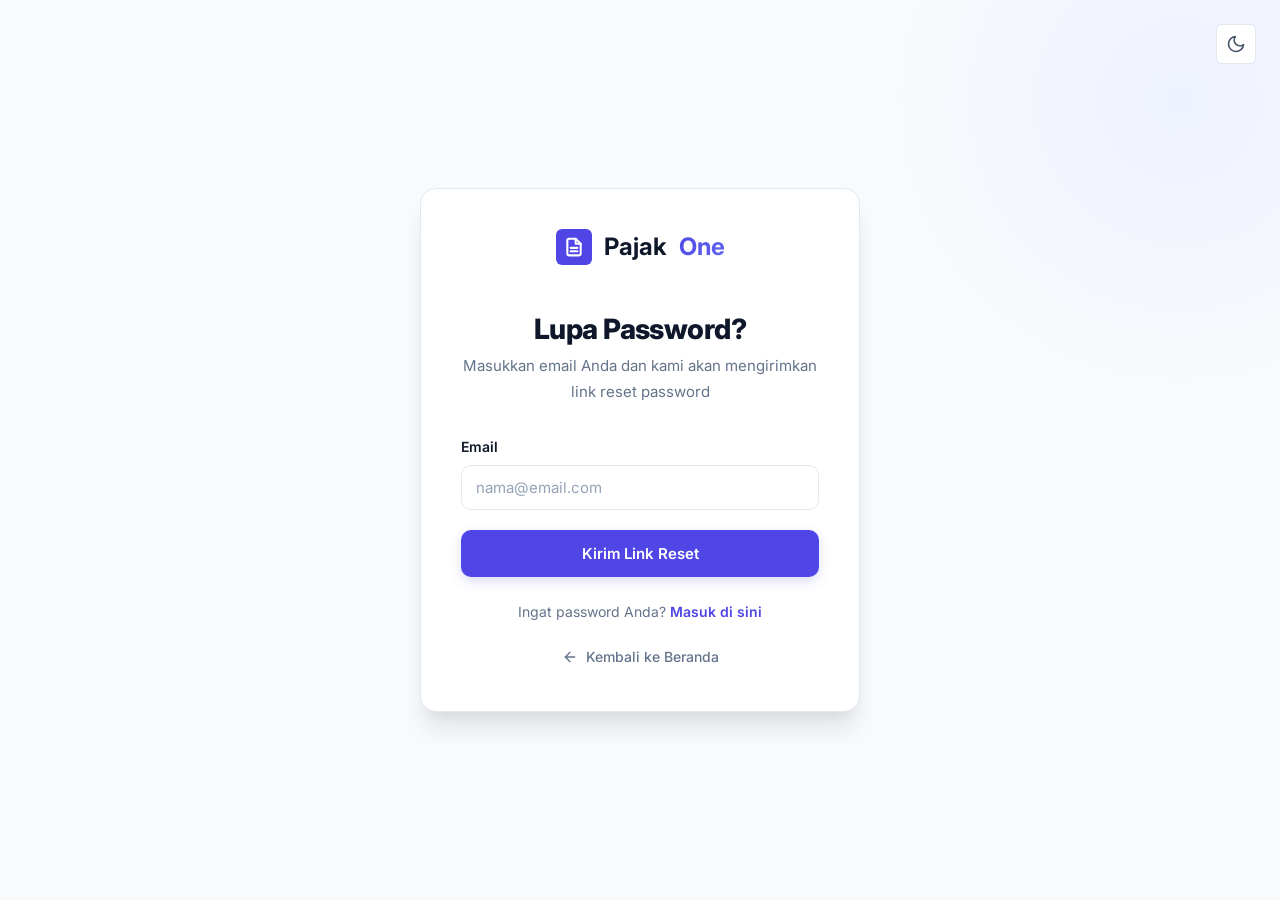
<file: forgot-password.html>
<!DOCTYPE html>
<html lang="id" data-theme="light">
<head>
    <meta charset="UTF-8">
    <meta name="viewport" content="width=device-width, initial-scale=1.0">
    <title>Lupa Password — PajakOne</title>
    <meta name="description" content="Reset password akun PajakOne Anda.">
    <link rel="preconnect" href="https://fonts.googleapis.com">
    <link href="https://fonts.googleapis.com/css2?family=Inter:wght@400;500;600;700;800&display=swap" rel="stylesheet">
    <link rel="stylesheet" href="css/design-system.css">
    <link rel="stylesheet" href="css/auth.css">
</head>
<body>
    <div class="auth-page">
        <!-- Theme Toggle -->
        <button class="auth-theme-toggle" id="themeToggle" aria-label="Toggle theme">
            <svg class="icon-moon" viewBox="0 0 24 24" fill="none" stroke="currentColor" stroke-width="2" stroke-linecap="round" stroke-linejoin="round">
                <path d="M21 12.79A9 9 0 1 1 11.21 3 7 7 0 0 0 21 12.79z"/>
            </svg>
            <svg class="icon-sun" viewBox="0 0 24 24" fill="none" stroke="currentColor" stroke-width="2" stroke-linecap="round" stroke-linejoin="round">
                <circle cx="12" cy="12" r="5"/>
                <line x1="12" y1="1" x2="12" y2="3"/>
                <line x1="12" y1="21" x2="12" y2="23"/>
                <line x1="4.22" y1="4.22" x2="5.64" y2="5.64"/>
                <line x1="18.36" y1="18.36" x2="19.78" y2="19.78"/>
                <line x1="1" y1="12" x2="3" y2="12"/>
                <line x1="21" y1="12" x2="23" y2="12"/>
                <line x1="4.22" y1="19.78" x2="5.64" y2="18.36"/>
                <line x1="18.36" y1="5.64" x2="19.78" y2="4.22"/>
            </svg>
        </button>

        <div class="auth-container">
            <div class="auth-card">
                <!-- Logo -->
                <div style="text-align: center; margin-bottom: 24px;">
                    <a href="index.html" class="auth-logo">
                        <div class="logo-mark">
                            <svg viewBox="0 0 24 24" fill="none" stroke="currentColor" stroke-width="2.5" stroke-linecap="round" stroke-linejoin="round">
                                <path d="M14 2H6a2 2 0 0 0-2 2v16a2 2 0 0 0 2 2h12a2 2 0 0 0 2-2V8z"/>
                                <polyline points="14 2 14 8 20 8"/>
                                <line x1="16" y1="13" x2="8" y2="13"/>
                                <line x1="16" y1="17" x2="8" y2="17"/>
                            </svg>
                        </div>
                        Pajak<span class="text-gradient">One</span>
                    </a>
                </div>

                <!-- Header -->
                <div class="auth-header">
                    <h1>Lupa Password?</h1>
                    <p>Masukkan email Anda dan kami akan mengirimkan link reset password</p>
                </div>

                <!-- Form -->
                <form class="auth-form" id="forgotPasswordForm">
                    <div class="form-group">
                        <label class="form-label" for="forgotEmail">Email</label>
                        <input type="email" id="forgotEmail" class="form-input" placeholder="nama@email.com" required autocomplete="email">
                    </div>

                    <button type="submit" class="auth-submit">Kirim Link Reset</button>
                </form>

                <!-- Footer -->
                <div class="auth-footer" style="margin-top: 24px;">
                    Ingat password Anda? <a href="login.html">Masuk di sini</a>
                </div>

                <!-- Back to Home -->
                <div style="text-align: center;">
                    <a href="index.html" class="back-to-home">
                        <svg viewBox="0 0 24 24" fill="none" stroke="currentColor" stroke-width="2" stroke-linecap="round" stroke-linejoin="round">
                            <line x1="19" y1="12" x2="5" y2="12"/>
                            <polyline points="12 19 5 12 12 5"/>
                        </svg>
                        Kembali ke Beranda
                    </a>
                </div>
            </div>
        </div>
    </div>

    <!-- Scripts -->
    <script src="js/session.js"></script>
    <script src="js/auth.js"></script>
    <script>
        // Theme toggle for auth pages
        const themeToggle = document.getElementById('themeToggle');
        const html = document.documentElement;
        
        const savedTheme = localStorage.getItem('pajakone_theme') || 'light';
        html.setAttribute('data-theme', savedTheme);
        
        themeToggle.addEventListener('click', () => {
            const currentTheme = html.getAttribute('data-theme');
            const newTheme = currentTheme === 'light' ? 'dark' : 'light';
            html.setAttribute('data-theme', newTheme);
            localStorage.setItem('pajakone_theme', newTheme);
        });
    </script>
</body>
</html>
</file>
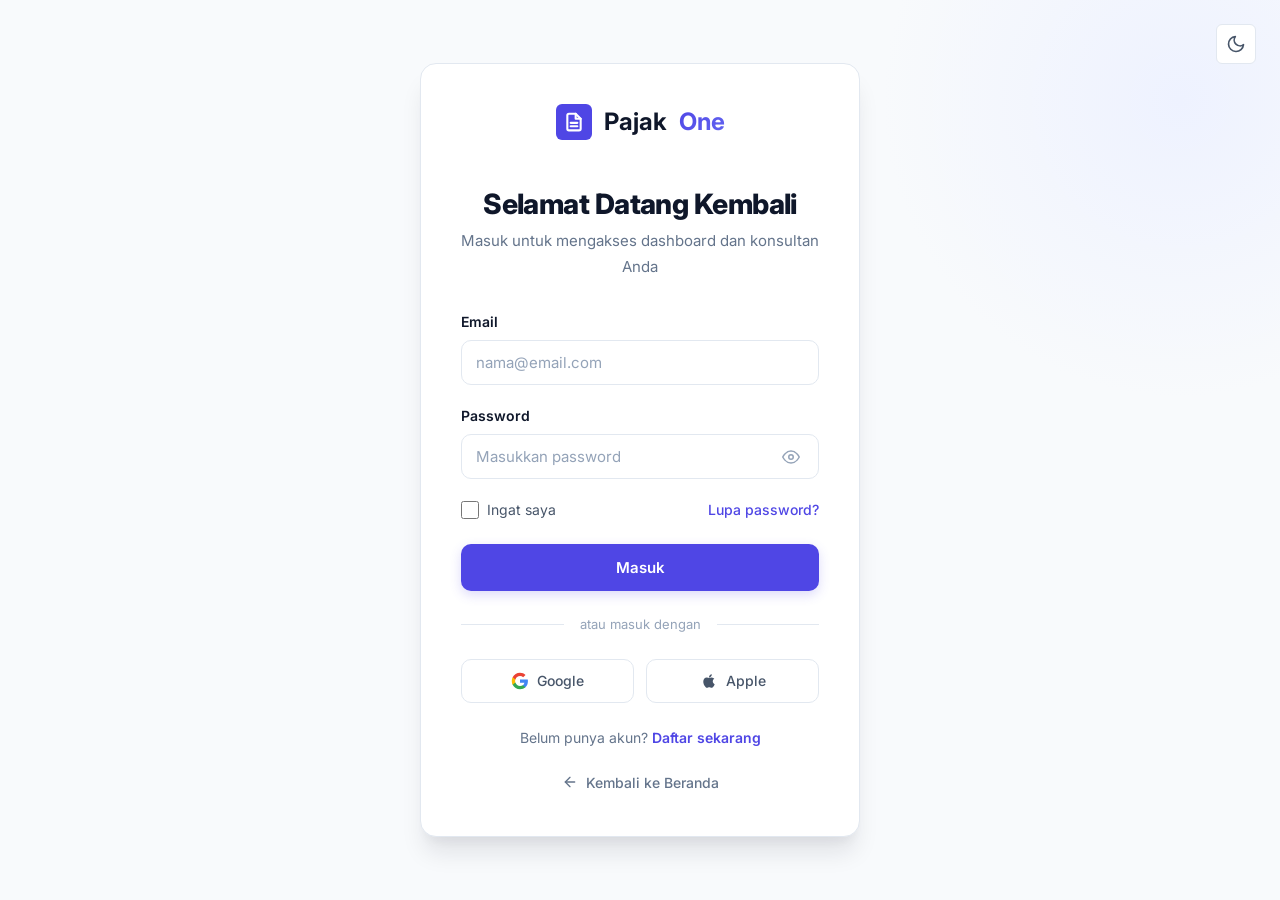
<file: login.html>
<!DOCTYPE html>
<html lang="id" data-theme="light">
<head>
    <meta charset="UTF-8">
    <meta name="viewport" content="width=device-width, initial-scale=1.0">
    <title>Masuk — PajakOne</title>
    <meta name="description" content="Masuk ke akun PajakOne Anda untuk mengakses dashboard konsultasi pajak.">
    <link rel="preconnect" href="https://fonts.googleapis.com">
    <link href="https://fonts.googleapis.com/css2?family=Inter:wght@400;500;600;700;800&display=swap" rel="stylesheet">
    <link rel="stylesheet" href="css/design-system.css">
    <link rel="stylesheet" href="css/auth.css">
</head>
<body>
    <div class="auth-page">
        <!-- Theme Toggle -->
        <button class="auth-theme-toggle" id="themeToggle" aria-label="Toggle theme">
            <svg class="icon-moon" viewBox="0 0 24 24" fill="none" stroke="currentColor" stroke-width="2" stroke-linecap="round" stroke-linejoin="round">
                <path d="M21 12.79A9 9 0 1 1 11.21 3 7 7 0 0 0 21 12.79z"/>
            </svg>
            <svg class="icon-sun" viewBox="0 0 24 24" fill="none" stroke="currentColor" stroke-width="2" stroke-linecap="round" stroke-linejoin="round">
                <circle cx="12" cy="12" r="5"/>
                <line x1="12" y1="1" x2="12" y2="3"/>
                <line x1="12" y1="21" x2="12" y2="23"/>
                <line x1="4.22" y1="4.22" x2="5.64" y2="5.64"/>
                <line x1="18.36" y1="18.36" x2="19.78" y2="19.78"/>
                <line x1="1" y1="12" x2="3" y2="12"/>
                <line x1="21" y1="12" x2="23" y2="12"/>
                <line x1="4.22" y1="19.78" x2="5.64" y2="18.36"/>
                <line x1="18.36" y1="5.64" x2="19.78" y2="4.22"/>
            </svg>
        </button>

        <div class="auth-container">
            <div class="auth-card">
                <!-- Logo -->
                <div style="text-align: center; margin-bottom: 24px;">
                    <a href="index.html" class="auth-logo">
                        <div class="logo-mark">
                            <svg viewBox="0 0 24 24" fill="none" stroke="currentColor" stroke-width="2.5" stroke-linecap="round" stroke-linejoin="round">
                                <path d="M14 2H6a2 2 0 0 0-2 2v16a2 2 0 0 0 2 2h12a2 2 0 0 0 2-2V8z"/>
                                <polyline points="14 2 14 8 20 8"/>
                                <line x1="16" y1="13" x2="8" y2="13"/>
                                <line x1="16" y1="17" x2="8" y2="17"/>
                            </svg>
                        </div>
                        Pajak<span class="text-gradient">One</span>
                    </a>
                </div>

                <!-- Header -->
                <div class="auth-header">
                    <h1>Selamat Datang Kembali</h1>
                    <p>Masuk untuk mengakses dashboard dan konsultan Anda</p>
                </div>

                <!-- Form -->
                <form class="auth-form" id="loginForm">
                    <div class="form-group">
                        <label class="form-label" for="loginEmail">Email</label>
                        <input 
                            type="email" 
                            id="loginEmail" 
                            class="form-input" 
                            placeholder="nama@email.com"
                            required
                            autocomplete="email"
                        >
                    </div>

                    <div class="form-group">
                        <label class="form-label" for="loginPassword">Password</label>
                        <div class="password-wrapper">
                            <input 
                                type="password" 
                                id="loginPassword" 
                                class="form-input" 
                                placeholder="Masukkan password"
                                required
                                autocomplete="current-password"
                            >
                            <button type="button" class="password-toggle" aria-label="Toggle password visibility">
                                <svg viewBox="0 0 24 24" fill="none" stroke="currentColor" stroke-width="2" stroke-linecap="round" stroke-linejoin="round">
                                    <path d="M1 12s4-8 11-8 11 8 11 8-4 8-11 8-11-8-11-8z"/>
                                    <circle cx="12" cy="12" r="3"/>
                                </svg>
                            </button>
                        </div>
                    </div>

                    <div class="form-options">
                        <label class="remember-me">
                            <input type="checkbox" id="rememberMe">
                            Ingat saya
                        </label>
                        <a href="forgot-password.html" class="forgot-link">Lupa password?</a>
                    </div>

                    <button type="submit" class="auth-submit">Masuk</button>
                </form>

                <!-- Divider -->
                <div class="auth-divider">atau masuk dengan</div>

                <!-- Social Auth -->
                <div class="social-auth">
                    <button class="social-btn" onclick="alert('Fitur Google Login akan segera tersedia!')">
                        <svg viewBox="0 0 24 24">
                            <path fill="#4285F4" d="M22.56 12.25c0-.78-.07-1.53-.2-2.25H12v4.26h5.92c-.26 1.37-1.04 2.53-2.21 3.31v2.77h3.57c2.08-1.92 3.28-4.74 3.28-8.09z"/>
                            <path fill="#34A853" d="M12 23c2.97 0 5.46-.98 7.28-2.66l-3.57-2.77c-.98.66-2.23 1.06-3.71 1.06-2.86 0-5.29-1.93-6.16-4.53H2.18v2.84C3.99 20.53 7.7 23 12 23z"/>
                            <path fill="#FBBC05" d="M5.84 14.09c-.22-.66-.35-1.36-.35-2.09s.13-1.43.35-2.09V7.07H2.18C1.43 8.55 1 10.22 1 12s.43 3.45 1.18 4.93l2.85-2.22.81-.62z"/>
                            <path fill="#EA4335" d="M12 5.38c1.62 0 3.06.56 4.21 1.64l3.15-3.15C17.45 2.09 14.97 1 12 1 7.7 1 3.99 3.47 2.18 7.07l3.66 2.84c.87-2.6 3.3-4.53 6.16-4.53z"/>
                        </svg>
                        Google
                    </button>
                    <button class="social-btn" onclick="alert('Fitur Apple Login akan segera tersedia!')">
                        <svg viewBox="0 0 24 24" fill="currentColor">
                            <path d="M17.05 20.28c-.98.95-2.05.88-3.08.4-1.09-.5-2.08-.48-3.24 0-1.44.62-2.2.44-3.06-.4C2.79 15.25 3.51 7.59 9.05 7.31c1.35.07 2.29.74 3.08.8 1.18-.24 2.31-.93 3.57-.84 1.51.12 2.65.72 3.4 1.8-3.12 1.87-2.38 5.98.48 7.13-.57 1.5-1.31 2.99-2.54 4.09l.01-.01zM12.03 7.25c-.15-2.23 1.66-4.07 3.74-4.25.29 2.58-2.34 4.5-3.74 4.25z"/>
                        </svg>
                        Apple
                    </button>
                </div>

                <!-- Footer -->
                <div class="auth-footer">
                    Belum punya akun? <a href="register.html">Daftar sekarang</a>
                </div>

                <!-- Back to Home -->
                <div style="text-align: center;">
                    <a href="index.html" class="back-to-home">
                        <svg viewBox="0 0 24 24" fill="none" stroke="currentColor" stroke-width="2" stroke-linecap="round" stroke-linejoin="round">
                            <line x1="19" y1="12" x2="5" y2="12"/>
                            <polyline points="12 19 5 12 12 5"/>
                        </svg>
                        Kembali ke Beranda
                    </a>
                </div>
            </div>
        </div>
    </div>

    <!-- Scripts -->
    <script src="js/session.js"></script>
    <script src="js/auth.js"></script>
    <script>
        // Theme toggle for auth pages
        const themeToggle = document.getElementById('themeToggle');
        const html = document.documentElement;
        
        const savedTheme = localStorage.getItem('pajakone_theme') || 'light';
        html.setAttribute('data-theme', savedTheme);
        
        themeToggle.addEventListener('click', () => {
            const currentTheme = html.getAttribute('data-theme');
            const newTheme = currentTheme === 'light' ? 'dark' : 'light';
            html.setAttribute('data-theme', newTheme);
            localStorage.setItem('pajakone_theme', newTheme);
        });
    </script>
</body>
</html>
</file>
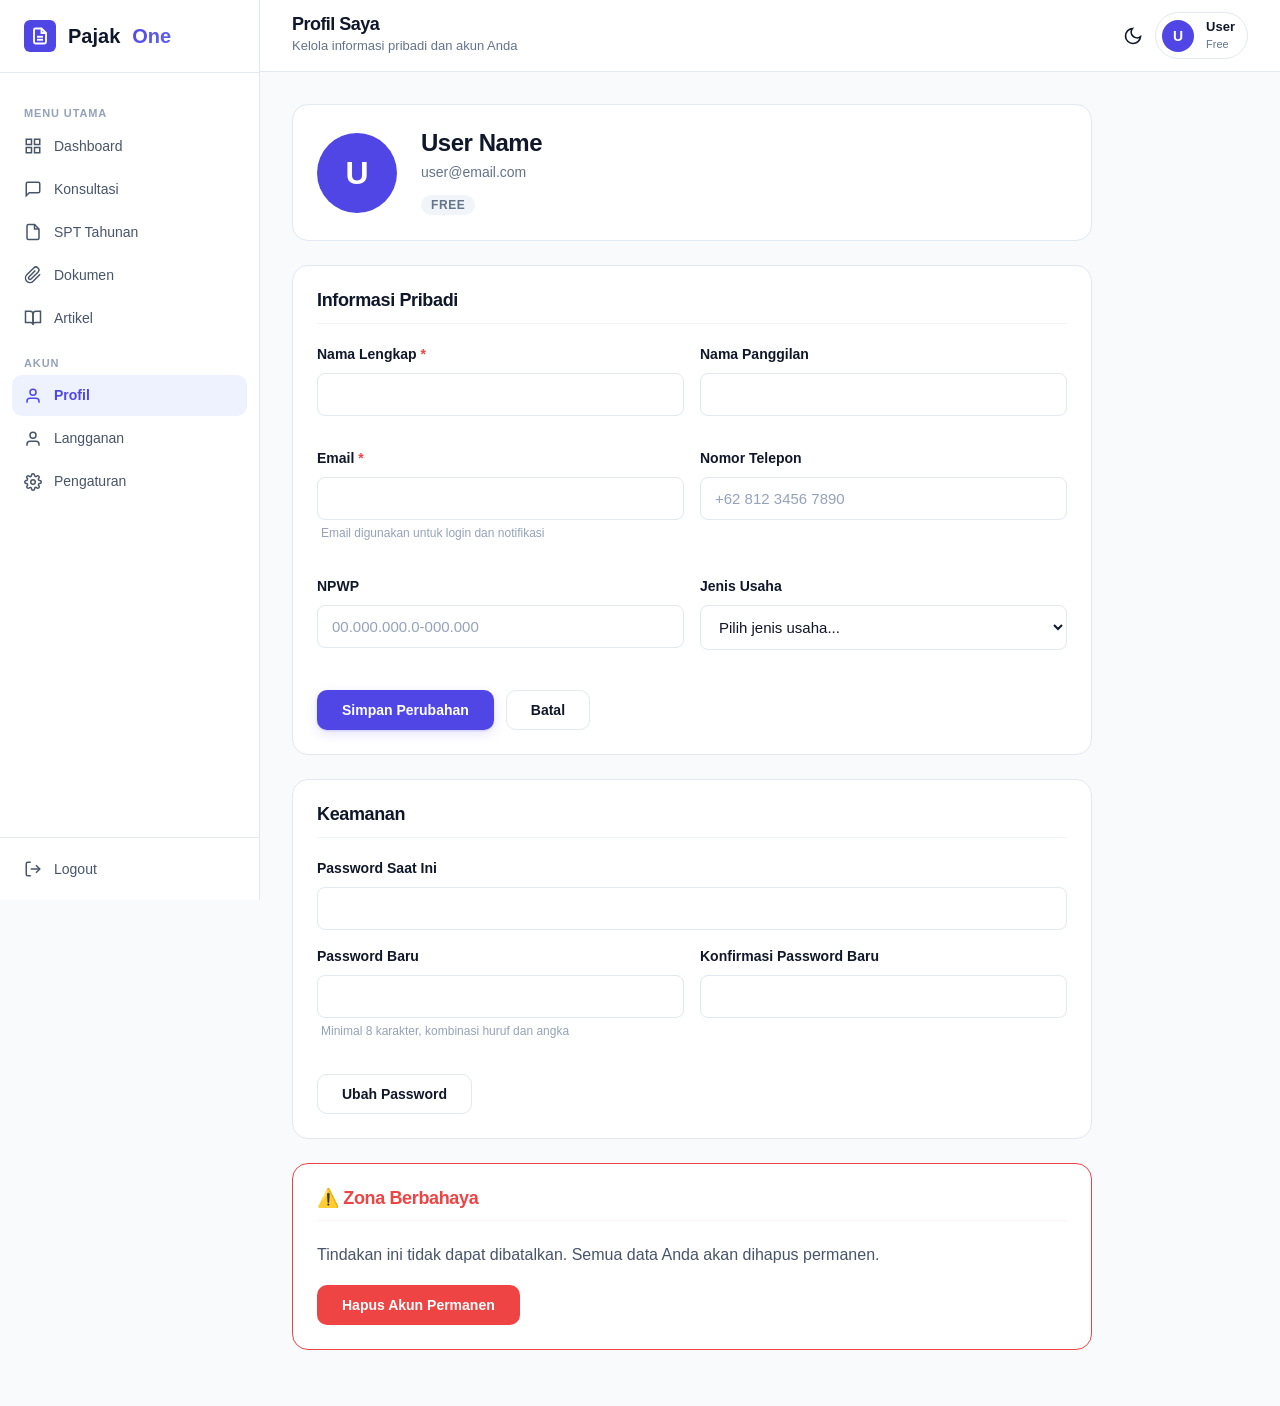
<file: profile.html>
<!DOCTYPE html>
<html lang="id" data-theme="light">
<head>
    <meta charset="UTF-8">
    <meta name="viewport" content="width=device-width, initial-scale=1.0">
    <title>Profil Saya - PajakOne</title>
    
    <!-- CSS Dependencies -->
    <link rel="stylesheet" href="css/design-system.css">
    <link rel="stylesheet" href="css/dashboard.css">
    
    <!-- Profile Specific Styles (Inline agar tidak perlu file baru) -->
    <style>
        .profile-container { max-width: 800px; }
        
        .profile-header-card {
            background: var(--bg-elevated);
            border: 1px solid var(--border-default);
            border-radius: var(--radius-lg);
            padding: 24px;
            display: flex;
            align-items: center;
            gap: 24px;
            margin-bottom: 24px;
        }
        
        .profile-avatar-large {
            width: 80px;
            height: 80px;
            border-radius: 50%;
            background: var(--brand-600);
            color: white;
            display: flex;
            align-items: center;
            justify-content: center;
            font-size: 32px;
            font-weight: 700;
            flex-shrink: 0;
        }
        
        .profile-info-section h2 { font-size: 24px; margin-bottom: 4px; }
        .profile-info-section p { color: var(--text-tertiary); margin: 0 0 8px 0; font-size: 14px; }
        
        .profile-form-card {
            background: var(--bg-elevated);
            border: 1px solid var(--border-default);
            border-radius: var(--radius-lg);
            padding: 24px;
            margin-bottom: 24px;
        }
        
        .profile-form-card h3 { font-size: 18px; margin-bottom: 20px; padding-bottom: 12px; border-bottom: 1px solid var(--border-subtle); }
        
        .form-row { display: grid; grid-template-columns: 1fr 1fr; gap: 16px; margin-bottom: 16px; }
        .form-group { margin-bottom: 16px; }
        .form-group label { display: block; font-weight: 600; font-size: 14px; margin-bottom: 8px; color: var(--text-primary); }
        .form-input { width: 100%; padding: 12px 14px; background: var(--bg-primary); border: 1px solid var(--border-default); border-radius: 8px; font-size: 15px; color: var(--text-primary); }
        .form-input:focus { outline: none; border-color: var(--brand-600); }
        .form-hint { font-size: 12px; color: var(--text-muted); margin-top: 4px; }
        .required { color: var(--danger-500); }
        
        .form-actions { display: flex; gap: 12px; margin-top: 24px; }
        
        .danger-zone { border-color: var(--danger-500); }
        .danger-zone h3 { color: var(--danger-500); border-color: var(--danger-50); }
        
        @media (max-width: 768px) {
            .profile-header-card { flex-direction: column; text-align: center; }
            .form-row { grid-template-columns: 1fr; }
        }
    </style>
</head>
<body>
    <div class="dashboard-app">
        
        <!-- ==========================================
             SIDEBAR NAVIGATION
             ========================================== -->
        <aside class="sidebar" id="sidebar">
            <div class="sidebar-header">
                <a href="index.html" class="logo">
                    <div class="logo-mark">
                        <svg viewBox="0 0 24 24" fill="none" stroke="currentColor" stroke-width="2.5">
                            <path d="M14 2H6a2 2 0 0 0-2 2v16a2 2 0 0 0 2 2h12a2 2 0 0 0 2-2V8z"/>
                            <polyline points="14 2 14 8 20 8"/>
                            <line x1="16" y1="13" x2="8" y2="13"/>
                            <line x1="16" y1="17" x2="8" y2="17"/>
                        </svg>
                    </div>
                    Pajak<span class="text-gradient">One</span>
                </a>
            </div>

            <nav class="sidebar-nav">
                <div class="sidebar-section-label">Menu Utama</div>
                <ul class="sidebar-menu">
                    <li><a href="dashboard.html" id="nav-dashboard">
                        <svg viewBox="0 0 24 24" fill="none" stroke="currentColor" stroke-width="2"><rect x="3" y="3" width="7" height="7"/><rect x="14" y="3" width="7" height="7"/><rect x="14" y="14" width="7" height="7"/><rect x="3" y="14" width="7" height="7"/></svg>
                        Dashboard
                    </a></li>
                    <li><a href="consultation.html" id="nav-consultation">
                        <svg viewBox="0 0 24 24" fill="none" stroke="currentColor" stroke-width="2"><path d="M21 15a2 2 0 0 1-2 2H7l-4 4V5a2 2 0 0 1 2-2h14a2 2 0 0 1 2 2z"/></svg>
                        Konsultasi
                    </a></li>
                    <li><a href="dashboard.html#spt" id="nav-spt">
                        <svg viewBox="0 0 24 24" fill="none" stroke="currentColor" stroke-width="2"><path d="M14 2H6a2 2 0 0 0-2 2v16a2 2 0 0 0 2 2h12a2 2 0 0 0 2-2V8z"/><polyline points="14 2 14 8 20 8"/></svg>
                        SPT Tahunan
                    </a></li>
                    <li><a href="dashboard.html#documents" id="nav-documents">
                        <svg viewBox="0 0 24 24" fill="none" stroke="currentColor" stroke-width="2"><path d="M21.44 11.05l-9.19 9.19a6 6 0 0 1-8.49-8.49l9.19-9.19a4 4 0 0 1 5.66 5.66l-9.2 9.19a2 2 0 0 1-2.83-2.83l8.49-8.48"/></svg>
                        Dokumen
                    </a></li>
                    <li><a href="articles.html" id="nav-articles">
                        <svg viewBox="0 0 24 24" fill="none" stroke="currentColor" stroke-width="2"><path d="M2 3h6a4 4 0 0 1 4 4v14a3 3 0 0 0-3-3H2z"/><path d="M22 3h-6a4 4 0 0 0-4 4v14a3 3 0 0 1 3-3h7z"/></svg>
                        Artikel
                    </a></li>
                </ul>

                <div class="sidebar-section-label">Akun</div>
                <ul class="sidebar-menu">
                    <li><a href="profile.html" id="nav-profile" class="active">
                        <svg viewBox="0 0 24 24" fill="none" stroke="currentColor" stroke-width="2"><path d="M20 21v-2a4 4 0 0 0-4-4H8a4 4 0 0 0-4 4v2"/><circle cx="12" cy="7" r="4"/></svg>
                        Profil
                    </a></li>
                    <li><a href="subscription.html" id="nav-subscription">
                        <svg viewBox="0 0 24 24" fill="none" stroke="currentColor" stroke-width="2"><path d="M20 21v-2a4 4 0 0 0-4-4H8a4 4 0 0 0-4 4v2"/><circle cx="12" cy="7" r="4"/></svg>
                        Langganan
                    </a></li>
                    <li><a href="dashboard.html#settings" id="nav-settings">
                        <svg viewBox="0 0 24 24" fill="none" stroke="currentColor" stroke-width="2"><circle cx="12" cy="12" r="3"/><path d="M19.4 15a1.65 1.65 0 0 0 .33 1.82l.06.06a2 2 0 0 1 0 2.83 2 2 0 0 1-2.83 0l-.06-.06a1.65 1.65 0 0 0-1.82-.33 1.65 1.65 0 0 0-1 1.51V21a2 2 0 0 1-2 2 2 2 0 0 1-2-2v-.09A1.65 1.65 0 0 0 9 19.4a1.65 1.65 0 0 0-1.82.33l-.06.06a2 2 0 0 1-2.83 0 2 2 0 0 1 0-2.83l.06-.06a1.65 1.65 0 0 0 .33-1.82 1.65 1.65 0 0 0-1.51-1H3a2 2 0 0 1-2-2 2 2 0 0 1 2-2h.09A1.65 1.65 0 0 0 4.6 9a1.65 1.65 0 0 0-.33-1.82l-.06-.06a2 2 0 0 1 0-2.83 2 2 0 0 1 2.83 0l.06.06a1.65 1.65 0 0 0 1.82.33H9a1.65 1.65 0 0 0 1-1.51V3a2 2 0 0 1 2-2 2 2 0 0 1 2 2v.09a1.65 1.65 0 0 0 1 1.51 1.65 1.65 0 0 0 1.82-.33l.06-.06a2 2 0 0 1 2.83 0 2 2 0 0 1 0 2.83l-.06.06a1.65 1.65 0 0 0-.33 1.82V9a1.65 1.65 0 0 0 1.51 1H21a2 2 0 0 1 2 2 2 2 0 0 1-2 2h-.09a1.65 1.65 0 0 0-1.51 1z"/></svg>
                        Pengaturan
                    </a></li>
                </ul>
            </nav>

            <div class="sidebar-footer">
                <ul class="sidebar-menu">
                    <li><button id="sidebarLogout">
                        <svg viewBox="0 0 24 24" fill="none" stroke="currentColor" stroke-width="2"><path d="M9 21H5a2 2 0 0 1-2-2V5a2 2 0 0 1 2-2h4"/><polyline points="16 17 21 12 16 7"/><line x1="21" y1="12" x2="9" y2="12"/></svg>
                        Logout
                    </button></li>
                </ul>
            </div>
        </aside>

        <!-- ==========================================
             MAIN CONTENT
             ========================================== -->
        <main class="main-content">
            <!-- Topbar -->
            <header class="top-bar">
                <div class="top-bar-left">
                    <button class="sidebar-toggle" id="sidebarToggle" aria-label="Toggle sidebar">
                        <svg width="22" height="22" viewBox="0 0 24 24" fill="none" stroke="currentColor" stroke-width="2"><line x1="3" y1="6" x2="21" y2="6"/><line x1="3" y1="12" x2="21" y2="12"/><line x1="3" y1="18" x2="21" y2="18"/></svg>
                    </button>
                    <div class="top-bar-title">
                        <h1 id="topBarTitle">Profil Saya</h1>
                        <p id="topBarSubtitle">Kelola informasi pribadi dan akun Anda</p>
                    </div>
                </div>

                <div class="top-bar-right">
                    <button class="theme-toggle" id="themeToggle" aria-label="Toggle theme">
                        <svg class="icon-moon" width="20" height="20" viewBox="0 0 24 24" fill="none" stroke="currentColor" stroke-width="2"><path d="M21 12.79A9 9 0 1 1 11.21 3 7 7 0 0 0 21 12.79z"/></svg>
                        <svg class="icon-sun" width="20" height="20" viewBox="0 0 24 24" fill="none" stroke="currentColor" stroke-width="2" style="display: none;"><circle cx="12" cy="12" r="5"/><line x1="12" y1="1" x2="12" y2="3"/><line x1="12" y1="21" x2="12" y2="23"/><line x1="4.22" y1="4.22" x2="5.64" y2="5.64"/><line x1="18.36" y1="18.36" x2="19.78" y2="19.78"/><line x1="1" y1="12" x2="3" y2="12"/><line x1="21" y1="12" x2="23" y2="12"/><line x1="4.22" y1="19.78" x2="5.64" y2="18.36"/><line x1="18.36" y1="5.64" x2="19.78" y2="4.22"/></svg>
                    </button>

                    <div style="position: relative;">
                        <button class="user-menu-btn" id="userMenuBtn">
                            <div class="user-menu-avatar" id="userAvatarDisplay">U</div>
                            <div class="user-menu-info">
                                <strong id="userNameDisplay">User</strong>
                                <span id="userRoleDisplay">free</span>
                            </div>
                        </button>

                        <div class="user-dropdown" id="userDropdown">
                            <div class="user-dropdown-header">
                                <strong id="dropdownName">User</strong>
                                <span id="dropdownEmail">user@email.com</span>
                            </div>
                            <a href="profile.html">
                                <svg viewBox="0 0 24 24" fill="none" stroke="currentColor" stroke-width="2"><path d="M20 21v-2a4 4 0 0 0-4-4H8a4 4 0 0 0-4 4v2"/><circle cx="12" cy="7" r="4"/></svg>
                                Profil Saya
                            </a>
                            <a href="subscription.html">
                                <svg viewBox="0 0 24 24" fill="none" stroke="currentColor" stroke-width="2"><path d="M20 21v-2a4 4 0 0 0-4-4H8a4 4 0 0 0-4 4v2"/><circle cx="12" cy="7" r="4"/></svg>
                                Langganan
                            </a>
                            <div class="divider"></div>
                            <button id="logoutBtn">
                                <svg viewBox="0 0 24 24" fill="none" stroke="currentColor" stroke-width="2"><path d="M9 21H5a2 2 0 0 1-2-2V5a2 2 0 0 1 2-2h4"/><polyline points="16 17 21 12 16 7"/><line x1="21" y1="12" x2="9" y2="12"/></svg>
                                Logout
                            </button>
                        </div>
                    </div>
                </div>
            </header>

            <!-- Page Content -->
            <div class="page-content">
                <div class="profile-container">
                    
                    <!-- Profile Header -->
                    <div class="profile-header-card">
                        <div class="profile-avatar-large" id="profileAvatar">U</div>
                        <div class="profile-info-section">
                            <h2 id="displayName">User Name</h2>
                            <p id="displayEmail">user@email.com</p>
                            <span class="badge badge-premium" id="userBadge" style="background: var(--bg-tertiary); color: var(--text-tertiary); padding: 4px 10px; border-radius: 999px; font-size: 12px; font-weight: 600;">Free</span>
                        </div>
                    </div>

                    <!-- Profile Form -->
                    <div class="profile-form-card">
                        <h3>Informasi Pribadi</h3>
                        <form id="profileForm">
                            <div class="form-row">
                                <div class="form-group">
                                    <label for="fullName">Nama Lengkap <span class="required">*</span></label>
                                    <input type="text" id="fullName" class="form-input" required>
                                </div>
                                <div class="form-group">
                                    <label for="displayName2">Nama Panggilan</label>
                                    <input type="text" id="displayName2" class="form-input">
                                </div>
                            </div>

                            <div class="form-row">
                                <div class="form-group">
                                    <label for="email">Email <span class="required">*</span></label>
                                    <input type="email" id="email" class="form-input" required>
                                    <small class="form-hint">Email digunakan untuk login dan notifikasi</small>
                                </div>
                                <div class="form-group">
                                    <label for="phone">Nomor Telepon</label>
                                    <input type="tel" id="phone" class="form-input" placeholder="+62 812 3456 7890">
                                </div>
                            </div>

                            <div class="form-row">
                                <div class="form-group">
                                    <label for="npwp">NPWP</label>
                                    <input type="text" id="npwp" class="form-input" placeholder="00.000.000.0-000.000">
                                </div>
                                <div class="form-group">
                                    <label for="businessType">Jenis Usaha</label>
                                    <select id="businessType" class="form-input">
                                        <option value="">Pilih jenis usaha...</option>
                                        <option value="umkm">UMKM</option>
                                        <option value="freelancer">Freelancer</option>
                                        <option value="doctor">Dokter</option>
                                        <option value="notary">Notaris</option>
                                        <option value="consultant">Konsultan</option>
                                        <option value="company">Perusahaan (PT/CV)</option>
                                    </select>
                                </div>
                            </div>

                            <div class="form-actions">
                                <button type="submit" class="btn btn-primary">Simpan Perubahan</button>
                                <button type="button" class="btn btn-secondary" onclick="loadProfile()">Batal</button>
                            </div>
                        </form>
                    </div>

                    <!-- Security Section -->
                    <div class="profile-form-card">
                        <h3>Keamanan</h3>
                        <form id="passwordForm">
                            <div class="form-group">
                                <label for="currentPassword">Password Saat Ini</label>
                                <input type="password" id="currentPassword" class="form-input">
                            </div>
                            <div class="form-row">
                                <div class="form-group">
                                    <label for="newPassword">Password Baru</label>
                                    <input type="password" id="newPassword" class="form-input">
                                    <small class="form-hint">Minimal 8 karakter, kombinasi huruf dan angka</small>
                                </div>
                                <div class="form-group">
                                    <label for="confirmPassword">Konfirmasi Password Baru</label>
                                    <input type="password" id="confirmPassword" class="form-input">
                                </div>
                            </div>
                            <button type="submit" class="btn btn-secondary">Ubah Password</button>
                        </form>
                    </div>

                    <!-- Danger Zone -->
                    <div class="profile-form-card danger-zone">
                        <h3>⚠️ Zona Berbahaya</h3>
                        <p style="color: var(--text-secondary); margin-bottom: 16px;">Tindakan ini tidak dapat dibatalkan. Semua data Anda akan dihapus permanen.</p>
                        <button class="btn btn-danger" onclick="confirmDeleteAccount()">Hapus Akun Permanen</button>
                    </div>

                </div>
            </div>
        </main>
    </div>

    <!-- Scripts -->
    <script src="js/session.js"></script>
    <script>
        // ==========================================
        // 1. THEME TOGGLE
        // ==========================================
        const themeToggle = document.getElementById('themeToggle');
        const savedTheme = localStorage.getItem('pajakone_theme') || 'light';
        document.documentElement.setAttribute('data-theme', savedTheme);
        updateThemeIcon(savedTheme);

        themeToggle.addEventListener('click', () => {
            const current = document.documentElement.getAttribute('data-theme');
            const next = current === 'light' ? 'dark' : 'light';
            document.documentElement.setAttribute('data-theme', next);
            localStorage.setItem('pajakone_theme', next);
            updateThemeIcon(next);
        });

        function updateThemeIcon(theme) {
            const moon = document.querySelector('.icon-moon');
            const sun = document.querySelector('.icon-sun');
            if (theme === 'dark') {
                moon.style.display = 'none';
                sun.style.display = 'block';
            } else {
                moon.style.display = 'block';
                sun.style.display = 'none';
            }
        }

        // ==========================================
        // 2. USER MENU & DROPDOWN
        // ==========================================
        const userMenuBtn = document.getElementById('userMenuBtn');
        const userDropdown = document.getElementById('userDropdown');
        
        userMenuBtn.addEventListener('click', (e) => {
            e.stopPropagation();
            userDropdown.classList.toggle('active');
        });
        
        document.addEventListener('click', (e) => {
            if (!userMenuBtn.contains(e.target) && !userDropdown.contains(e.target)) {
                userDropdown.classList.remove('active');
            }
        });

        // ==========================================
        // 3. SIDEBAR TOGGLE (MOBILE)
        // ==========================================
        const sidebarToggle = document.getElementById('sidebarToggle');
        const sidebar = document.getElementById('sidebar');
        
        sidebarToggle.addEventListener('click', () => {
            sidebar.classList.toggle('active');
        });

        // ==========================================
        // 4. LOGOUT HANDLERS
        // ==========================================
        function handleLogout() {
            if (confirm('Apakah Anda yakin ingin logout?')) {
                SessionManager.destroySession();
                window.location.href = 'index.html';
            }
        }
        document.getElementById('logoutBtn').addEventListener('click', handleLogout);
        document.getElementById('sidebarLogout').addEventListener('click', handleLogout);

        // ==========================================
        // 5. LOAD PROFILE DATA
        // ==========================================
        function loadProfile() {
            const user = SessionManager.getCurrentUser();
            if (!user) return;
            
            // Populate form
            document.getElementById('fullName').value = user.name || '';
            document.getElementById('displayName2').value = user.displayName || '';
            document.getElementById('email').value = user.email || '';
            document.getElementById('phone').value = user.phone || '';
            document.getElementById('npwp').value = user.npwp || '';
            document.getElementById('businessType').value = user.business || '';
            
            // Update display
            document.getElementById('displayName').textContent = user.name;
            document.getElementById('displayEmail').textContent = user.email;
            document.getElementById('profileAvatar').textContent = user.name.charAt(0).toUpperCase();
            document.getElementById('userAvatarDisplay').textContent = user.name.charAt(0).toUpperCase();
            document.getElementById('userNameDisplay').textContent = user.name;
            document.getElementById('userRoleDisplay').textContent = user.role || 'free';
            document.getElementById('dropdownName').textContent = user.name;
            document.getElementById('dropdownEmail').textContent = user.email;
            
            const badge = document.getElementById('userBadge');
            badge.textContent = (user.role || 'free').toUpperCase();
        }

        // ==========================================
        // 6. SAVE PROFILE
        // ==========================================
        document.getElementById('profileForm').addEventListener('submit', (e) => {
            e.preventDefault();
            
            const updatedData = {
                name: document.getElementById('fullName').value,
                displayName: document.getElementById('displayName2').value,
                email: document.getElementById('email').value,
                phone: document.getElementById('phone').value,
                npwp: document.getElementById('npwp').value,
                business: document.getElementById('businessType').value
            };
            
            SessionManager.updateUser(updatedData);
            
            // Update localStorage database (mock)
            const users = JSON.parse(localStorage.getItem('pajakone_users') || '[]');
            const userIndex = users.findIndex(u => u.email === SessionManager.getCurrentUser().email);
            if (userIndex !== -1) {
                users[userIndex] = { ...users[userIndex], ...updatedData };
                localStorage.setItem('pajakone_users', JSON.stringify(users));
            }
            
            alert('✅ Profil berhasil diperbarui!');
            loadProfile();
        });

        // ==========================================
        // 7. CHANGE PASSWORD (MOCK)
        // ==========================================
        document.getElementById('passwordForm').addEventListener('submit', (e) => {
            e.preventDefault();
            const newPass = document.getElementById('newPassword').value;
            const confirm = document.getElementById('confirmPassword').value;
            
            if (newPass.length < 8) {
                alert('❌ Password minimal 8 karakter');
                return;
            }
            if (newPass !== confirm) {
                alert('❌ Password konfirmasi tidak cocok');
                return;
            }
            
            alert('✅ Password berhasil diubah!');
            document.getElementById('passwordForm').reset();
        });

        // ==========================================
        // 8. DELETE ACCOUNT
        // ==========================================
        function confirmDeleteAccount() {
            if (confirm('⚠️ PERINGATAN KERAS!\n\nTindakan ini akan menghapus semua data Anda dan tidak dapat dikembalikan.\n\nKlik OK untuk melanjutkan.')) {
                SessionManager.destroySession();
                alert('Akun Anda telah dihapus.');
                window.location.href = 'index.html';
            }
        }

        // ==========================================
        // INIT
        // ==========================================
        loadProfile();
    </script>
</body>
</html>
</file>
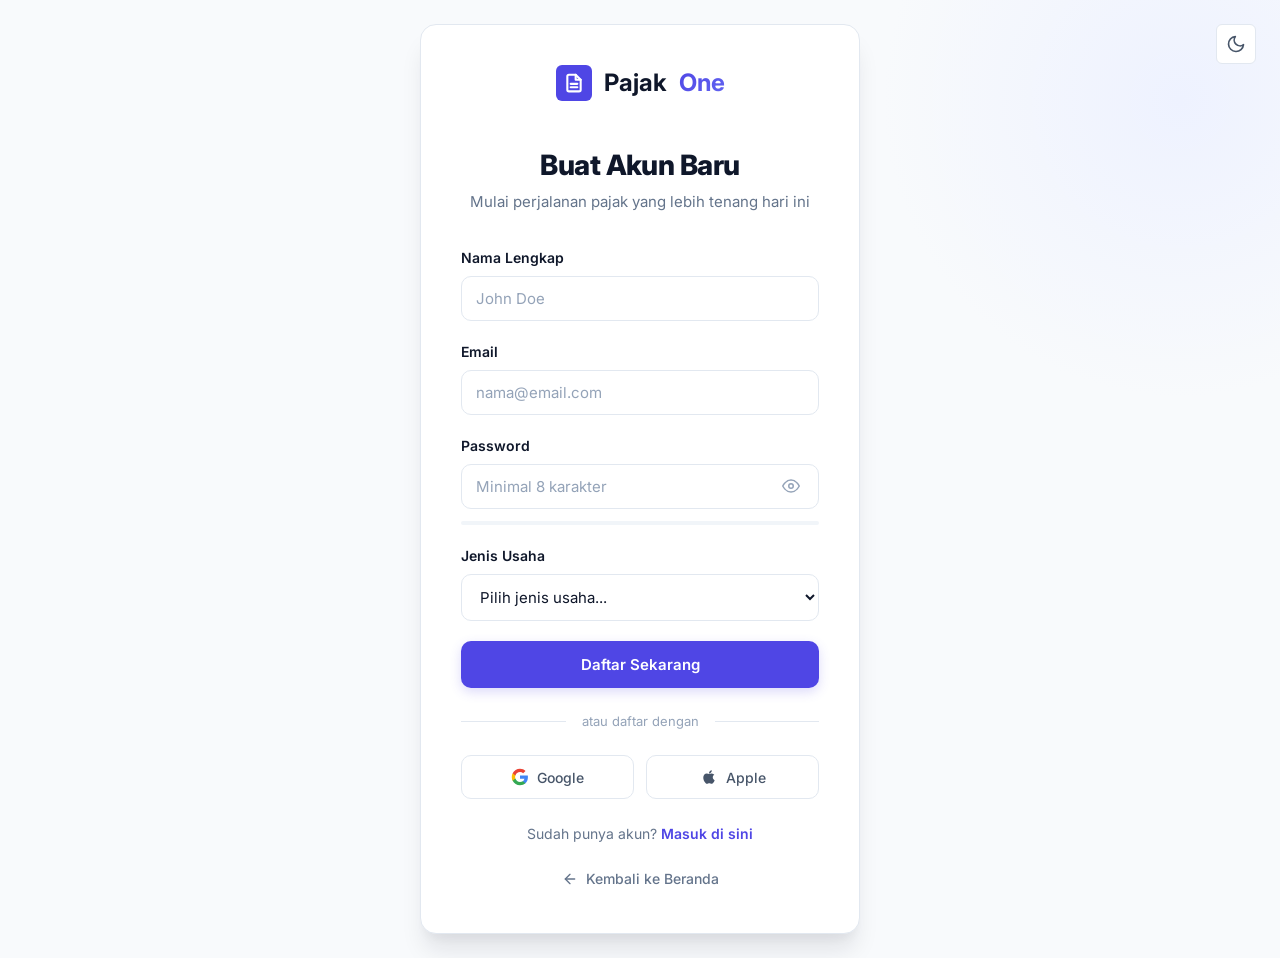
<file: register.html>
<!DOCTYPE html>
<html lang="id" data-theme="light">
<head>
    <meta charset="UTF-8">
    <meta name="viewport" content="width=device-width, initial-scale=1.0">
    <title>Daftar Akun — PajakOne</title>
    <meta name="description" content="Buat akun PajakOne untuk mulai berkonsultasi dengan konsultan pajak bersertifikat.">
    <link rel="preconnect" href="https://fonts.googleapis.com">
    <link href="https://fonts.googleapis.com/css2?family=Inter:wght@400;500;600;700;800&display=swap" rel="stylesheet">
    <link rel="stylesheet" href="css/design-system.css">
    <link rel="stylesheet" href="css/auth.css">
</head>
<body>
    <div class="auth-page">
        <!-- Theme Toggle -->
        <button class="auth-theme-toggle" id="themeToggle" aria-label="Toggle theme">
            <svg class="icon-moon" viewBox="0 0 24 24" fill="none" stroke="currentColor" stroke-width="2" stroke-linecap="round" stroke-linejoin="round">
                <path d="M21 12.79A9 9 0 1 1 11.21 3 7 7 0 0 0 21 12.79z"/>
            </svg>
            <svg class="icon-sun" viewBox="0 0 24 24" fill="none" stroke="currentColor" stroke-width="2" stroke-linecap="round" stroke-linejoin="round">
                <circle cx="12" cy="12" r="5"/>
                <line x1="12" y1="1" x2="12" y2="3"/>
                <line x1="12" y1="21" x2="12" y2="23"/>
                <line x1="4.22" y1="4.22" x2="5.64" y2="5.64"/>
                <line x1="18.36" y1="18.36" x2="19.78" y2="19.78"/>
                <line x1="1" y1="12" x2="3" y2="12"/>
                <line x1="21" y1="12" x2="23" y2="12"/>
                <line x1="4.22" y1="19.78" x2="5.64" y2="18.36"/>
                <line x1="18.36" y1="5.64" x2="19.78" y2="4.22"/>
            </svg>
        </button>

        <div class="auth-container">
            <div class="auth-card">
                <!-- Logo -->
                <div style="text-align: center; margin-bottom: 24px;">
                    <a href="index.html" class="auth-logo">
                        <div class="logo-mark">
                            <svg viewBox="0 0 24 24" fill="none" stroke="currentColor" stroke-width="2.5" stroke-linecap="round" stroke-linejoin="round">
                                <path d="M14 2H6a2 2 0 0 0-2 2v16a2 2 0 0 0 2 2h12a2 2 0 0 0 2-2V8z"/>
                                <polyline points="14 2 14 8 20 8"/>
                                <line x1="16" y1="13" x2="8" y2="13"/>
                                <line x1="16" y1="17" x2="8" y2="17"/>
                            </svg>
                        </div>
                        Pajak<span class="text-gradient">One</span>
                    </a>
                </div>

                <!-- Header -->
                <div class="auth-header">
                    <h1>Buat Akun Baru</h1>
                    <p>Mulai perjalanan pajak yang lebih tenang hari ini</p>
                </div>

                <!-- Form -->
                <form class="auth-form" id="registerForm">
                    <div class="form-group">
                        <label class="form-label" for="registerName">Nama Lengkap</label>
                        <input type="text" id="registerName" class="form-input" placeholder="John Doe" required autocomplete="name">
                    </div>

                    <div class="form-group">
                        <label class="form-label" for="registerEmail">Email</label>
                        <input type="email" id="registerEmail" class="form-input" placeholder="nama@email.com" required autocomplete="email">
                    </div>

                    <div class="form-group">
                        <label class="form-label" for="registerPassword">Password</label>
                        <div class="password-wrapper">
                            <input type="password" id="registerPassword" class="form-input" placeholder="Minimal 8 karakter" required autocomplete="new-password">
                            <button type="button" class="password-toggle" aria-label="Toggle password visibility">
                                <svg viewBox="0 0 24 24" fill="none" stroke="currentColor" stroke-width="2" stroke-linecap="round" stroke-linejoin="round">
                                    <path d="M1 12s4-8 11-8 11 8 11 8-4 8-11 8-11-8-11-8z"/>
                                    <circle cx="12" cy="12" r="3"/>
                                </svg>
                            </button>
                        </div>
                        <!-- Password Strength Indicator -->
                        <div class="password-strength">
                            <div class="password-strength-bar">
                                <div class="password-strength-fill"></div>
                            </div>
                            <div class="password-strength-text"></div>
                        </div>
                    </div>

                    <div class="form-group">
                        <label class="form-label" for="registerBusiness">Jenis Usaha</label>
                        <select id="registerBusiness" class="form-input" required>
                            <option value="">Pilih jenis usaha...</option>
                            <option value="umkm">UMKM</option>
                            <option value="freelancer">Freelancer</option>
                            <option value="doctor">Dokter</option>
                            <option value="notary">Notaris</option>
                            <option value="consultant">Konsultan</option>
                            <option value="company">Perusahaan (PT/CV)</option>
                            <option value="individual">Orang Pribadi</option>
                        </select>
                    </div>

                    <button type="submit" class="auth-submit">Daftar Sekarang</button>
                </form>

                <!-- Divider -->
                <div class="auth-divider">atau daftar dengan</div>

                <!-- Social Auth -->
                <div class="social-auth">
                    <button class="social-btn" onclick="alert('Fitur Google Sign Up akan segera tersedia!')">
                        <svg viewBox="0 0 24 24">
                            <path fill="#4285F4" d="M22.56 12.25c0-.78-.07-1.53-.2-2.25H12v4.26h5.92c-.26 1.37-1.04 2.53-2.21 3.31v2.77h3.57c2.08-1.92 3.28-4.74 3.28-8.09z"/>
                            <path fill="#34A853" d="M12 23c2.97 0 5.46-.98 7.28-2.66l-3.57-2.77c-.98.66-2.23 1.06-3.71 1.06-2.86 0-5.29-1.93-6.16-4.53H2.18v2.84C3.99 20.53 7.7 23 12 23z"/>
                            <path fill="#FBBC05" d="M5.84 14.09c-.22-.66-.35-1.36-.35-2.09s.13-1.43.35-2.09V7.07H2.18C1.43 8.55 1 10.22 1 12s.43 3.45 1.18 4.93l2.85-2.22.81-.62z"/>
                            <path fill="#EA4335" d="M12 5.38c1.62 0 3.06.56 4.21 1.64l3.15-3.15C17.45 2.09 14.97 1 12 1 7.7 1 3.99 3.47 2.18 7.07l3.66 2.84c.87-2.6 3.3-4.53 6.16-4.53z"/>
                        </svg>
                        Google
                    </button>
                    <button class="social-btn" onclick="alert('Fitur Apple Sign Up akan segera tersedia!')">
                        <svg viewBox="0 0 24 24" fill="currentColor">
                            <path d="M17.05 20.28c-.98.95-2.05.88-3.08.4-1.09-.5-2.08-.48-3.24 0-1.44.62-2.2.44-3.06-.4C2.79 15.25 3.51 7.59 9.05 7.31c1.35.07 2.29.74 3.08.8 1.18-.24 2.31-.93 3.57-.84 1.51.12 2.65.72 3.4 1.8-3.12 1.87-2.38 5.98.48 7.13-.57 1.5-1.31 2.99-2.54 4.09l.01-.01zM12.03 7.25c-.15-2.23 1.66-4.07 3.74-4.25.29 2.58-2.34 4.5-3.74 4.25z"/>
                        </svg>
                        Apple
                    </button>
                </div>

                <!-- Footer -->
                <div class="auth-footer">
                    Sudah punya akun? <a href="login.html">Masuk di sini</a>
                </div>

                <!-- Back to Home -->
                <div style="text-align: center;">
                    <a href="index.html" class="back-to-home">
                        <svg viewBox="0 0 24 24" fill="none" stroke="currentColor" stroke-width="2" stroke-linecap="round" stroke-linejoin="round">
                            <line x1="19" y1="12" x2="5" y2="12"/>
                            <polyline points="12 19 5 12 12 5"/>
                        </svg>
                        Kembali ke Beranda
                    </a>
                </div>
            </div>
        </div>
    </div>

    <!-- Scripts -->
    <script src="js/session.js"></script>
    <script src="js/auth.js"></script>
    <script>
        // Theme toggle for auth pages
        const themeToggle = document.getElementById('themeToggle');
        const html = document.documentElement;
        
        const savedTheme = localStorage.getItem('pajakone_theme') || 'light';
        html.setAttribute('data-theme', savedTheme);
        
        themeToggle.addEventListener('click', () => {
            const currentTheme = html.getAttribute('data-theme');
            const newTheme = currentTheme === 'light' ? 'dark' : 'light';
            html.setAttribute('data-theme', newTheme);
            localStorage.setItem('pajakone_theme', newTheme);
        });
    </script>
</body>
</html>
</file>
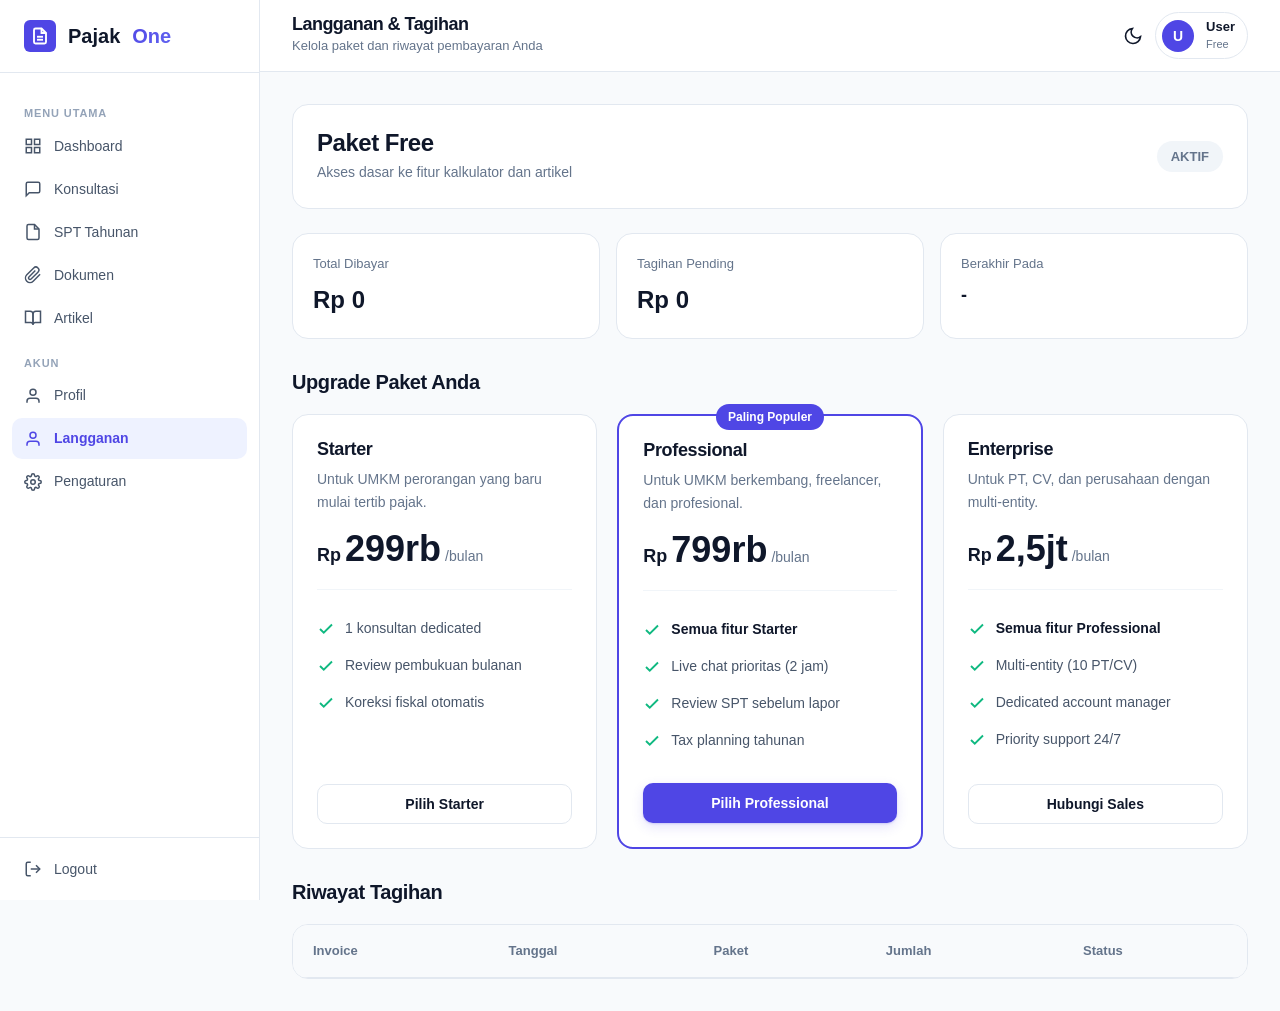
<file: subscription.html>
<!DOCTYPE html>
<html lang="id" data-theme="light">
<head>
    <meta charset="UTF-8">
    <meta name="viewport" content="width=device-width, initial-scale=1.0">
    <title>Langganan & Tagihan - PajakOne</title>
    
    <!-- CSS Dependencies -->
    <link rel="stylesheet" href="css/design-system.css">
    <link rel="stylesheet" href="css/dashboard.css">
    
    <!-- Subscription Specific Styles (Inline) -->
    <style>
        .subscription-container { max-width: 1000px; }
        
        .status-card {
            background: var(--bg-elevated);
            border: 1px solid var(--border-default);
            border-radius: var(--radius-lg);
            padding: 24px;
            margin-bottom: 24px;
            display: flex;
            justify-content: space-between;
            align-items: center;
            flex-wrap: wrap;
            gap: 20px;
        }
        
        .status-info h2 { font-size: 24px; margin-bottom: 4px; }
        .status-info p { color: var(--text-tertiary); margin: 0; font-size: 14px; }
        
        .status-badge {
            padding: 6px 14px;
            border-radius: 999px;
            font-size: 13px;
            font-weight: 600;
            background: var(--success-50);
            color: var(--success-600);
        }
        
        .status-badge.free { background: var(--bg-tertiary); color: var(--text-tertiary); }
        
        .stats-grid {
            display: grid;
            grid-template-columns: repeat(auto-fit, minmax(200px, 1fr));
            gap: 16px;
            margin-bottom: 32px;
        }
        
        .stat-card {
            background: var(--bg-elevated);
            border: 1px solid var(--border-default);
            border-radius: var(--radius-lg);
            padding: 20px;
        }
        
        .stat-card .label { font-size: 13px; color: var(--text-tertiary); margin-bottom: 8px; }
        .stat-card .value { font-size: 24px; font-weight: 800; color: var(--text-primary); }
        
        .section-title { font-size: 20px; font-weight: 700; margin-bottom: 20px; }
        
        .pricing-grid {
            display: grid;
            grid-template-columns: repeat(auto-fit, minmax(280px, 1fr));
            gap: 20px;
            margin-bottom: 32px;
        }
        
        .pricing-card {
            background: var(--bg-elevated);
            border: 1px solid var(--border-default);
            border-radius: var(--radius-lg);
            padding: 24px;
            display: flex;
            flex-direction: column;
            transition: all 0.2s;
        }
        
        .pricing-card:hover { border-color: var(--border-strong); transform: translateY(-2px); }
        .pricing-card.featured { border-color: var(--brand-600); border-width: 2px; position: relative; }
        
        .popular-badge {
            position: absolute;
            top: -12px; left: 50%; transform: translateX(-50%);
            background: var(--brand-600); color: white;
            padding: 4px 12px; border-radius: 999px;
            font-size: 12px; font-weight: 600;
        }
        
        .pricing-card h3 { font-size: 18px; margin-bottom: 8px; }
        .pricing-card .desc { font-size: 14px; color: var(--text-tertiary); margin-bottom: 16px; min-height: 40px; }
        
        .price-amount { display: flex; align-items: baseline; gap: 4px; margin-bottom: 20px; padding-bottom: 20px; border-bottom: 1px solid var(--border-subtle); }
        .price-amount .currency { font-size: 18px; font-weight: 600; }
        .price-amount .amount { font-size: 36px; font-weight: 800; line-height: 1; }
        .price-amount .period { font-size: 14px; color: var(--text-tertiary); }
        
        .features-list { list-style: none; padding: 0; margin: 0 0 24px 0; flex: 1; }
        .features-list li { display: flex; gap: 10px; align-items: flex-start; padding: 8px 0; font-size: 14px; color: var(--text-secondary); }
        .features-list li svg { width: 18px; height: 18px; color: var(--success-500); flex-shrink: 0; margin-top: 2px; }
        
        .billing-table-wrapper {
            background: var(--bg-elevated);
            border: 1px solid var(--border-default);
            border-radius: var(--radius-lg);
            overflow: hidden;
        }
        
        .billing-table { width: 100%; border-collapse: collapse; }
        .billing-table th { text-align: left; padding: 16px 20px; font-size: 13px; font-weight: 600; color: var(--text-tertiary); background: var(--bg-secondary); border-bottom: 1px solid var(--border-default); }
        .billing-table td { padding: 16px 20px; font-size: 14px; color: var(--text-secondary); border-bottom: 1px solid var(--border-subtle); }
        .billing-table tr:last-child td { border-bottom: none; }
        
        .status-pill { padding: 4px 10px; border-radius: 999px; font-size: 12px; font-weight: 600; }
        .status-pill.paid { background: var(--success-50); color: var(--success-600); }
        .status-pill.pending { background: var(--warning-50); color: var(--warning-600); }
        
        @media (max-width: 768px) {
            .status-card { flex-direction: column; align-items: flex-start; }
        }
    </style>
</head>
<body>
    <div class="dashboard-app">
        
        <!-- ==========================================
             SIDEBAR NAVIGATION
             ========================================== -->
        <aside class="sidebar" id="sidebar">
            <div class="sidebar-header">
                <a href="index.html" class="logo">
                    <div class="logo-mark">
                        <svg viewBox="0 0 24 24" fill="none" stroke="currentColor" stroke-width="2.5">
                            <path d="M14 2H6a2 2 0 0 0-2 2v16a2 2 0 0 0 2 2h12a2 2 0 0 0 2-2V8z"/>
                            <polyline points="14 2 14 8 20 8"/>
                            <line x1="16" y1="13" x2="8" y2="13"/>
                            <line x1="16" y1="17" x2="8" y2="17"/>
                        </svg>
                    </div>
                    Pajak<span class="text-gradient">One</span>
                </a>
            </div>

            <nav class="sidebar-nav">
                <div class="sidebar-section-label">Menu Utama</div>
                <ul class="sidebar-menu">
                    <li><a href="dashboard.html" id="nav-dashboard">
                        <svg viewBox="0 0 24 24" fill="none" stroke="currentColor" stroke-width="2"><rect x="3" y="3" width="7" height="7"/><rect x="14" y="3" width="7" height="7"/><rect x="14" y="14" width="7" height="7"/><rect x="3" y="14" width="7" height="7"/></svg>
                        Dashboard
                    </a></li>
                    <li><a href="consultation.html" id="nav-consultation">
                        <svg viewBox="0 0 24 24" fill="none" stroke="currentColor" stroke-width="2"><path d="M21 15a2 2 0 0 1-2 2H7l-4 4V5a2 2 0 0 1 2-2h14a2 2 0 0 1 2 2z"/></svg>
                        Konsultasi
                    </a></li>
                    <li><a href="dashboard.html#spt" id="nav-spt">
                        <svg viewBox="0 0 24 24" fill="none" stroke="currentColor" stroke-width="2"><path d="M14 2H6a2 2 0 0 0-2 2v16a2 2 0 0 0 2 2h12a2 2 0 0 0 2-2V8z"/><polyline points="14 2 14 8 20 8"/></svg>
                        SPT Tahunan
                    </a></li>
                    <li><a href="dashboard.html#documents" id="nav-documents">
                        <svg viewBox="0 0 24 24" fill="none" stroke="currentColor" stroke-width="2"><path d="M21.44 11.05l-9.19 9.19a6 6 0 0 1-8.49-8.49l9.19-9.19a4 4 0 0 1 5.66 5.66l-9.2 9.19a2 2 0 0 1-2.83-2.83l8.49-8.48"/></svg>
                        Dokumen
                    </a></li>
                    <li><a href="articles.html" id="nav-articles">
                        <svg viewBox="0 0 24 24" fill="none" stroke="currentColor" stroke-width="2"><path d="M2 3h6a4 4 0 0 1 4 4v14a3 3 0 0 0-3-3H2z"/><path d="M22 3h-6a4 4 0 0 0-4 4v14a3 3 0 0 1 3-3h7z"/></svg>
                        Artikel
                    </a></li>
                </ul>

                <div class="sidebar-section-label">Akun</div>
                <ul class="sidebar-menu">
                    <li><a href="profile.html" id="nav-profile">
                        <svg viewBox="0 0 24 24" fill="none" stroke="currentColor" stroke-width="2"><path d="M20 21v-2a4 4 0 0 0-4-4H8a4 4 0 0 0-4 4v2"/><circle cx="12" cy="7" r="4"/></svg>
                        Profil
                    </a></li>
                    <li><a href="subscription.html" id="nav-subscription" class="active">
                        <svg viewBox="0 0 24 24" fill="none" stroke="currentColor" stroke-width="2"><path d="M20 21v-2a4 4 0 0 0-4-4H8a4 4 0 0 0-4 4v2"/><circle cx="12" cy="7" r="4"/></svg>
                        Langganan
                    </a></li>
                    <li><a href="dashboard.html#settings" id="nav-settings">
                        <svg viewBox="0 0 24 24" fill="none" stroke="currentColor" stroke-width="2"><circle cx="12" cy="12" r="3"/><path d="M19.4 15a1.65 1.65 0 0 0 .33 1.82l.06.06a2 2 0 0 1 0 2.83 2 2 0 0 1-2.83 0l-.06-.06a1.65 1.65 0 0 0-1.82-.33 1.65 1.65 0 0 0-1 1.51V21a2 2 0 0 1-2 2 2 2 0 0 1-2-2v-.09A1.65 1.65 0 0 0 9 19.4a1.65 1.65 0 0 0-1.82.33l-.06.06a2 2 0 0 1-2.83 0 2 2 0 0 1 0-2.83l.06-.06a1.65 1.65 0 0 0 .33-1.82 1.65 1.65 0 0 0-1.51-1H3a2 2 0 0 1-2-2 2 2 0 0 1 2-2h.09A1.65 1.65 0 0 0 4.6 9a1.65 1.65 0 0 0-.33-1.82l-.06-.06a2 2 0 0 1 0-2.83 2 2 0 0 1 2.83 0l.06.06a1.65 1.65 0 0 0 1.82.33H9a1.65 1.65 0 0 0 1-1.51V3a2 2 0 0 1 2-2 2 2 0 0 1 2 2v.09a1.65 1.65 0 0 0 1 1.51 1.65 1.65 0 0 0 1.82-.33l.06-.06a2 2 0 0 1 2.83 0 2 2 0 0 1 0 2.83l-.06.06a1.65 1.65 0 0 0-.33 1.82V9a1.65 1.65 0 0 0 1.51 1H21a2 2 0 0 1 2 2 2 2 0 0 1-2 2h-.09a1.65 1.65 0 0 0-1.51 1z"/></svg>
                        Pengaturan
                    </a></li>
                </ul>
            </nav>

            <div class="sidebar-footer">
                <ul class="sidebar-menu">
                    <li><button id="sidebarLogout">
                        <svg viewBox="0 0 24 24" fill="none" stroke="currentColor" stroke-width="2"><path d="M9 21H5a2 2 0 0 1-2-2V5a2 2 0 0 1 2-2h4"/><polyline points="16 17 21 12 16 7"/><line x1="21" y1="12" x2="9" y2="12"/></svg>
                        Logout
                    </button></li>
                </ul>
            </div>
        </aside>

        <!-- ==========================================
             MAIN CONTENT
             ========================================== -->
        <main class="main-content">
            <!-- Topbar -->
            <header class="top-bar">
                <div class="top-bar-left">
                    <button class="sidebar-toggle" id="sidebarToggle" aria-label="Toggle sidebar">
                        <svg width="22" height="22" viewBox="0 0 24 24" fill="none" stroke="currentColor" stroke-width="2"><line x1="3" y1="6" x2="21" y2="6"/><line x1="3" y1="12" x2="21" y2="12"/><line x1="3" y1="18" x2="21" y2="18"/></svg>
                    </button>
                    <div class="top-bar-title">
                        <h1 id="topBarTitle">Langganan & Tagihan</h1>
                        <p id="topBarSubtitle">Kelola paket dan riwayat pembayaran Anda</p>
                    </div>
                </div>

                <div class="top-bar-right">
                    <button class="theme-toggle" id="themeToggle" aria-label="Toggle theme">
                        <svg class="icon-moon" width="20" height="20" viewBox="0 0 24 24" fill="none" stroke="currentColor" stroke-width="2"><path d="M21 12.79A9 9 0 1 1 11.21 3 7 7 0 0 0 21 12.79z"/></svg>
                        <svg class="icon-sun" width="20" height="20" viewBox="0 0 24 24" fill="none" stroke="currentColor" stroke-width="2" style="display: none;"><circle cx="12" cy="12" r="5"/><line x1="12" y1="1" x2="12" y2="3"/><line x1="12" y1="21" x2="12" y2="23"/><line x1="4.22" y1="4.22" x2="5.64" y2="5.64"/><line x1="18.36" y1="18.36" x2="19.78" y2="19.78"/><line x1="1" y1="12" x2="3" y2="12"/><line x1="21" y1="12" x2="23" y2="12"/><line x1="4.22" y1="19.78" x2="5.64" y2="18.36"/><line x1="18.36" y1="5.64" x2="19.78" y2="4.22"/></svg>
                    </button>

                    <div style="position: relative;">
                        <button class="user-menu-btn" id="userMenuBtn">
                            <div class="user-menu-avatar" id="userAvatarDisplay">U</div>
                            <div class="user-menu-info">
                                <strong id="userNameDisplay">User</strong>
                                <span id="userRoleDisplay">free</span>
                            </div>
                        </button>

                        <div class="user-dropdown" id="userDropdown">
                            <div class="user-dropdown-header">
                                <strong id="dropdownName">User</strong>
                                <span id="dropdownEmail">user@email.com</span>
                            </div>
                            <a href="profile.html">
                                <svg viewBox="0 0 24 24" fill="none" stroke="currentColor" stroke-width="2"><path d="M20 21v-2a4 4 0 0 0-4-4H8a4 4 0 0 0-4 4v2"/><circle cx="12" cy="7" r="4"/></svg>
                                Profil Saya
                            </a>
                            <a href="subscription.html">
                                <svg viewBox="0 0 24 24" fill="none" stroke="currentColor" stroke-width="2"><path d="M20 21v-2a4 4 0 0 0-4-4H8a4 4 0 0 0-4 4v2"/><circle cx="12" cy="7" r="4"/></svg>
                                Langganan
                            </a>
                            <div class="divider"></div>
                            <button id="logoutBtn">
                                <svg viewBox="0 0 24 24" fill="none" stroke="currentColor" stroke-width="2"><path d="M9 21H5a2 2 0 0 1-2-2V5a2 2 0 0 1 2-2h4"/><polyline points="16 17 21 12 16 7"/><line x1="21" y1="12" x2="9" y2="12"/></svg>
                                Logout
                            </button>
                        </div>
                    </div>
                </div>
            </header>

            <!-- Page Content -->
            <div class="page-content">
                <div class="subscription-container">
                    
                    <!-- Current Status -->
                    <div class="status-card">
                        <div class="status-info">
                            <h2 id="currentPlanName">Paket Free</h2>
                            <p id="currentPlanDesc">Akses dasar ke fitur kalkulator dan artikel</p>
                        </div>
                        <span class="status-badge free" id="statusBadge">AKTIF</span>
                    </div>

                    <!-- Stats -->
                    <div class="stats-grid">
                        <div class="stat-card">
                            <div class="label">Total Dibayar</div>
                            <div class="value" id="statTotalPaid">Rp 0</div>
                        </div>
                        <div class="stat-card">
                            <div class="label">Tagihan Pending</div>
                            <div class="value" id="statPending">Rp 0</div>
                        </div>
                        <div class="stat-card">
                            <div class="label">Berakhir Pada</div>
                            <div class="value" id="statEndDate" style="font-size: 18px;">-</div>
                        </div>
                    </div>

                    <!-- Upgrade Options -->
                    <h3 class="section-title">Upgrade Paket Anda</h3>
                    <div class="pricing-grid">
                        <!-- Starter -->
                        <div class="pricing-card">
                            <h3>Starter</h3>
                            <p class="desc">Untuk UMKM perorangan yang baru mulai tertib pajak.</p>
                            <div class="price-amount">
                                <span class="currency">Rp</span>
                                <span class="amount">299rb</span>
                                <span class="period">/bulan</span>
                            </div>
                            <ul class="features-list">
                                <li><svg viewBox="0 0 24 24" fill="none" stroke="currentColor" stroke-width="2.5"><polyline points="20 6 9 17 4 12"/></svg>1 konsultan dedicated</li>
                                <li><svg viewBox="0 0 24 24" fill="none" stroke="currentColor" stroke-width="2.5"><polyline points="20 6 9 17 4 12"/></svg>Review pembukuan bulanan</li>
                                <li><svg viewBox="0 0 24 24" fill="none" stroke="currentColor" stroke-width="2.5"><polyline points="20 6 9 17 4 12"/></svg>Koreksi fiskal otomatis</li>
                            </ul>
                            <button class="btn btn-secondary btn-block" onclick="handleUpgrade('starter')">Pilih Starter</button>
                        </div>

                        <!-- Professional -->
                        <div class="pricing-card featured">
                            <div class="popular-badge">Paling Populer</div>
                            <h3>Professional</h3>
                            <p class="desc">Untuk UMKM berkembang, freelancer, dan profesional.</p>
                            <div class="price-amount">
                                <span class="currency">Rp</span>
                                <span class="amount">799rb</span>
                                <span class="period">/bulan</span>
                            </div>
                            <ul class="features-list">
                                <li><svg viewBox="0 0 24 24" fill="none" stroke="currentColor" stroke-width="2.5"><polyline points="20 6 9 17 4 12"/></svg><strong>Semua fitur Starter</strong></li>
                                <li><svg viewBox="0 0 24 24" fill="none" stroke="currentColor" stroke-width="2.5"><polyline points="20 6 9 17 4 12"/></svg>Live chat prioritas (2 jam)</li>
                                <li><svg viewBox="0 0 24 24" fill="none" stroke="currentColor" stroke-width="2.5"><polyline points="20 6 9 17 4 12"/></svg>Review SPT sebelum lapor</li>
                                <li><svg viewBox="0 0 24 24" fill="none" stroke="currentColor" stroke-width="2.5"><polyline points="20 6 9 17 4 12"/></svg>Tax planning tahunan</li>
                            </ul>
                            <button class="btn btn-primary btn-block" onclick="handleUpgrade('premium')">Pilih Professional</button>
                        </div>

                        <!-- Enterprise -->
                        <div class="pricing-card">
                            <h3>Enterprise</h3>
                            <p class="desc">Untuk PT, CV, dan perusahaan dengan multi-entity.</p>
                            <div class="price-amount">
                                <span class="currency">Rp</span>
                                <span class="amount">2,5jt</span>
                                <span class="period">/bulan</span>
                            </div>
                            <ul class="features-list">
                                <li><svg viewBox="0 0 24 24" fill="none" stroke="currentColor" stroke-width="2.5"><polyline points="20 6 9 17 4 12"/></svg><strong>Semua fitur Professional</strong></li>
                                <li><svg viewBox="0 0 24 24" fill="none" stroke="currentColor" stroke-width="2.5"><polyline points="20 6 9 17 4 12"/></svg>Multi-entity (10 PT/CV)</li>
                                <li><svg viewBox="0 0 24 24" fill="none" stroke="currentColor" stroke-width="2.5"><polyline points="20 6 9 17 4 12"/></svg>Dedicated account manager</li>
                                <li><svg viewBox="0 0 24 24" fill="none" stroke="currentColor" stroke-width="2.5"><polyline points="20 6 9 17 4 12"/></svg>Priority support 24/7</li>
                            </ul>
                            <button class="btn btn-secondary btn-block" onclick="alert('Tim sales kami akan segera menghubungi Anda!')">Hubungi Sales</button>
                        </div>
                    </div>

                    <!-- Billing History -->
                    <h3 class="section-title">Riwayat Tagihan</h3>
                    <div class="billing-table-wrapper">
                        <table class="billing-table">
                            <thead>
                                <tr>
                                    <th>Invoice</th>
                                    <th>Tanggal</th>
                                    <th>Paket</th>
                                    <th>Jumlah</th>
                                    <th>Status</th>
                                </tr>
                            </thead>
                            <tbody id="billingTableBody">
                                <!-- Populated by JS -->
                            </tbody>
                        </table>
                    </div>

                </div>
            </div>
        </main>
    </div>

    <!-- Scripts -->
    <script src="js/session.js"></script>
    <script>
        // ==========================================
        // 1. THEME TOGGLE
        // ==========================================
        const themeToggle = document.getElementById('themeToggle');
        const savedTheme = localStorage.getItem('pajakone_theme') || 'light';
        document.documentElement.setAttribute('data-theme', savedTheme);
        updateThemeIcon(savedTheme);

        themeToggle.addEventListener('click', () => {
            const current = document.documentElement.getAttribute('data-theme');
            const next = current === 'light' ? 'dark' : 'light';
            document.documentElement.setAttribute('data-theme', next);
            localStorage.setItem('pajakone_theme', next);
            updateThemeIcon(next);
        });

        function updateThemeIcon(theme) {
            const moon = document.querySelector('.icon-moon');
            const sun = document.querySelector('.icon-sun');
            if (theme === 'dark') { moon.style.display = 'none'; sun.style.display = 'block'; } 
            else { moon.style.display = 'block'; sun.style.display = 'none'; }
        }

        // ==========================================
        // 2. USER MENU & DROPDOWN
        // ==========================================
        const userMenuBtn = document.getElementById('userMenuBtn');
        const userDropdown = document.getElementById('userDropdown');
        
        userMenuBtn.addEventListener('click', (e) => { e.stopPropagation(); userDropdown.classList.toggle('active'); });
        document.addEventListener('click', (e) => {
            if (!userMenuBtn.contains(e.target) && !userDropdown.contains(e.target)) { userDropdown.classList.remove('active'); }
        });

        // ==========================================
        // 3. SIDEBAR TOGGLE (MOBILE)
        // ==========================================
        document.getElementById('sidebarToggle').addEventListener('click', () => {
            document.getElementById('sidebar').classList.toggle('active');
        });

        // ==========================================
        // 4. LOGOUT HANDLERS
        // ==========================================
        function handleLogout() {
            if (confirm('Apakah Anda yakin ingin logout?')) {
                SessionManager.destroySession();
                window.location.href = 'index.html';
            }
        }
        document.getElementById('logoutBtn').addEventListener('click', handleLogout);
        document.getElementById('sidebarLogout').addEventListener('click', handleLogout);

        // ==========================================
        // 5. LOAD SUBSCRIPTION DATA
        // ==========================================
        function loadSubscriptionData() {
            const user = SessionManager.getCurrentUser();
            if (!user) return;
            
            const role = user.role || 'free';
            const planNames = { free: 'Paket Free', starter: 'Paket Starter', premium: 'Paket Professional', enterprise: 'Paket Enterprise' };
            const planDescs = { 
                free: 'Akses dasar ke fitur kalkulator dan artikel', 
                starter: '1 konsultan dedicated & review bulanan', 
                premium: 'Konsultasi prioritas & tax planning', 
                enterprise: 'Solusi lengkap untuk perusahaan' 
            };
            
            // Update Status Card
            document.getElementById('currentPlanName').textContent = planNames[role];
            document.getElementById('currentPlanDesc').textContent = planDescs[role];
            
            const badge = document.getElementById('statusBadge');
            badge.textContent = role.toUpperCase();
            badge.className = 'status-badge ' + (role === 'free' ? 'free' : '');
            
            // Update Topbar & Dropdown
            document.getElementById('userAvatarDisplay').textContent = user.name.charAt(0).toUpperCase();
            document.getElementById('userNameDisplay').textContent = user.name;
            document.getElementById('userRoleDisplay').textContent = role;
            document.getElementById('dropdownName').textContent = user.name;
            document.getElementById('dropdownEmail').textContent = user.email;
            
            // Mock Stats
            document.getElementById('statTotalPaid').textContent = role === 'free' ? 'Rp 0' : 'Rp 2.397.000';
            document.getElementById('statPending').textContent = 'Rp 0';
            document.getElementById('statEndDate').textContent = role === 'free' ? '-' : '30 Agu 2026';
            
            // Mock Billing History
            const tbody = document.getElementById('billingTableBody');
            if (role === 'free') {
                tbody.innerHTML = '<tr><td colspan="5" style="text-align:center; padding: 40px; color: var(--text-tertiary);">Belum ada riwayat tagihan. Upgrade paket untuk mulai berlangganan.</td></tr>';
            } else {
                tbody.innerHTML = `
                    <tr><td>INV-2026-003</td><td>01 Jul 2026</td><td>${planNames[role]}</td><td>Rp 799.000</td><td><span class="status-pill paid">Lunas</span></td></tr>
                    <tr><td>INV-2026-002</td><td>01 Jun 2026</td><td>${planNames[role]}</td><td>Rp 799.000</td><td><span class="status-pill paid">Lunas</span></td></tr>
                    <tr><td>INV-2026-001</td><td>01 Mei 2026</td><td>${planNames[role]}</td><td>Rp 799.000</td><td><span class="status-pill paid">Lunas</span></td></tr>
                `;
            }
        }

        // ==========================================
        // 6. MOCK UPGRADE HANDLER
        // ==========================================
        function handleUpgrade(newRole) {
            const user = SessionManager.getCurrentUser();
            if (user.role === newRole) {
                alert('Anda sudah menggunakan paket ini.');
                return;
            }
            
            if (confirm(`Apakah Anda yakin ingin upgrade ke paket ${newRole.toUpperCase()}?\n\n(Demo: Pembayaran akan disimulasikan berhasil)`)) {
                // Update session
                user.role = newRole;
                SessionManager.updateUser(user);
                
                // Update localStorage database (mock)
                const users = JSON.parse(localStorage.getItem('pajakone_users') || '[]');
                const idx = users.findIndex(u => u.email === user.email);
                if (idx !== -1) { users[idx] = user; localStorage.setItem('pajakone_users', JSON.stringify(users)); }
                
                alert('✅ Upgrade berhasil! Selamat menikmati fitur premium.');
                loadSubscriptionData(); // Refresh UI
            }
        }

        // ==========================================
        // INIT
        // ==========================================
        loadSubscriptionData();
    </script>
</body>
</html>
</file>
<file: css/design-system.css>
/* ============================================================
   PAJAKONE DESIGN SYSTEM
   Version: 1.0.0
   Last Updated: 2026-07-18
   
   This file contains:
   - Design Tokens (CSS Custom Properties)
   - Reset & Base Styles
   - Typography System
   - Color System
   - Spacing & Layout
   - Button System
   - Form Elements
   - Card System
   - Badge & Tag
   - Utility Classes
   - Animation & Transitions
   - Responsive Breakpoints
   - Print Styles
   ============================================================ */


/* ============================================================
   1. DESIGN TOKENS
   ============================================================ */

:root {
    /* ---- Typography ---- */
    --font-sans: 'Inter', -apple-system, BlinkMacSystemFont, 'Segoe UI', 
                 'Roboto', 'Oxygen', 'Ubuntu', 'Cantarell', sans-serif;
    --font-mono: 'JetBrains Mono', 'Fira Code', 'Consolas', monospace;
    
    --font-size-xs: 0.75rem;      /* 12px */
    --font-size-sm: 0.875rem;     /* 14px */
    --font-size-base: 1rem;       /* 16px */
    --font-size-md: 1.0625rem;    /* 17px */
    --font-size-lg: 1.125rem;     /* 18px */
    --font-size-xl: 1.25rem;      /* 20px */
    --font-size-2xl: 1.5rem;      /* 24px */
    --font-size-3xl: 1.875rem;    /* 30px */
    --font-size-4xl: 2.25rem;     /* 36px */
    --font-size-5xl: 3rem;        /* 48px */
    
    --font-weight-normal: 400;
    --font-weight-medium: 500;
    --font-weight-semibold: 600;
    --font-weight-bold: 700;
    --font-weight-extrabold: 800;
    
    --line-height-tight: 1.15;
    --line-height-normal: 1.5;
    --line-height-relaxed: 1.7;
    
    --letter-spacing-tight: -0.02em;
    --letter-spacing-normal: 0;
    --letter-spacing-wide: 0.05em;
    --letter-spacing-wider: 0.08em;
    
    /* ---- Spacing Scale (8px base) ---- */
    --space-0: 0;
    --space-1: 4px;
    --space-2: 8px;
    --space-3: 12px;
    --space-4: 16px;
    --space-5: 24px;
    --space-6: 32px;
    --space-7: 48px;
    --space-8: 64px;
    --space-9: 96px;
    --space-10: 128px;
    
    /* ---- Border Radius ---- */
    --radius-none: 0;
    --radius-sm: 6px;
    --radius-md: 10px;
    --radius-lg: 16px;
    --radius-xl: 24px;
    --radius-2xl: 32px;
    --radius-full: 9999px;
    
    /* ---- Transitions ---- */
    --ease-in: cubic-bezier(0.4, 0, 1, 1);
    --ease-out: cubic-bezier(0.16, 1, 0.3, 1);
    --ease-in-out: cubic-bezier(0.4, 0, 0.2, 1);
    --ease-bounce: cubic-bezier(0.34, 1.56, 0.64, 1);
    
    --duration-fast: 150ms;
    --duration-base: 250ms;
    --duration-slow: 400ms;
    --duration-slower: 600ms;
    
    /* ---- Z-Index Scale ---- */
    --z-base: 1;
    --z-dropdown: 100;
    --z-sticky: 200;
    --z-navbar: 1000;
    --z-mobile-menu: 999;
    --z-modal-overlay: 2000;
    --z-modal: 2001;
    --z-toast: 3000;
    --z-tooltip: 4000;
}


/* ============================================================
   2. THEME: LIGHT (Default)
   ============================================================ */

[data-theme="light"] {
    /* ---- Background Colors ---- */
    --bg-primary: #ffffff;
    --bg-secondary: #f8fafc;
    --bg-tertiary: #f1f5f9;
    --bg-elevated: #ffffff;
    --bg-subtle: #fafafa;
    --bg-inverse: #0f172a;
    
    /* ---- Text Colors ---- */
    --text-primary: #0f172a;
    --text-secondary: #475569;
    --text-tertiary: #64748b;
    --text-muted: #94a3b8;
    --text-inverse: #ffffff;
    --text-disabled: #cbd5e1;
    
    /* ---- Border Colors ---- */
    --border-subtle: #f1f5f9;
    --border-default: #e2e8f0;
    --border-strong: #cbd5e1;
    --border-inverse: #0f172a;
    
    /* ---- Brand Colors (Indigo) ---- */
    --brand-25: #f5f3ff;
    --brand-50: #eef2ff;
    --brand-100: #e0e7ff;
    --brand-200: #c7d2fe;
    --brand-300: #a5b4fc;
    --brand-400: #818cf8;
    --brand-500: #6366f1;
    --brand-600: #4f46e5;
    --brand-700: #4338ca;
    --brand-800: #3730a3;
    --brand-900: #312e81;
    
    /* ---- Semantic Colors ---- */
    --success-50: #ecfdf5;
    --success-100: #d1fae5;
    --success-500: #10b981;
    --success-600: #059669;
    --success-700: #047857;
    
    --warning-50: #fffbeb;
    --warning-100: #fef3c7;
    --warning-500: #f59e0b;
    --warning-600: #d97706;
    --warning-700: #b45309;
    
    --danger-50: #fef2f2;
    --danger-100: #fee2e2;
    --danger-500: #ef4444;
    --danger-600: #dc2626;
    --danger-700: #b91c1c;
    
    --info-50: #eff6ff;
    --info-100: #dbeafe;
    --info-500: #3b82f6;
    --info-600: #2563eb;
    --info-700: #1d4ed8;
    
    /* ---- Shadows ---- */
    --shadow-xs: 0 1px 2px rgba(15, 23, 42, 0.04);
    --shadow-sm: 0 1px 3px rgba(15, 23, 42, 0.06), 0 1px 2px rgba(15, 23, 42, 0.04);
    --shadow-md: 0 4px 6px -1px rgba(15, 23, 42, 0.07), 0 2px 4px -1px rgba(15, 23, 42, 0.04);
    --shadow-lg: 0 10px 15px -3px rgba(15, 23, 42, 0.08), 0 4px 6px -2px rgba(15, 23, 42, 0.04);
    --shadow-xl: 0 20px 25px -5px rgba(15, 23, 42, 0.1), 0 10px 10px -5px rgba(15, 23, 42, 0.04);
    --shadow-2xl: 0 25px 50px -12px rgba(15, 23, 42, 0.15);
    --shadow-inner: inset 0 2px 4px 0 rgba(15, 23, 42, 0.06);
    
    /* ---- Component Specific ---- */
    --nav-bg: rgba(255, 255, 255, 0.8);
    --nav-border: rgba(226, 232, 240, 0.6);
    
    --sidebar-bg: #ffffff;
    --sidebar-hover: #f1f5f9;
    --sidebar-active: #eef2ff;
    
    --input-bg: #ffffff;
    --input-border: #e2e8f0;
    --input-focus-border: #4f46e5;
    --input-focus-ring: rgba(79, 70, 229, 0.15);
    
    --gradient-brand: linear-gradient(135deg, var(--brand-600), var(--brand-500));
    --gradient-hero: radial-gradient(ellipse at center, var(--brand-50) 0%, transparent 70%);
}


/* ============================================================
   3. THEME: DARK
   ============================================================ */

[data-theme="dark"] {
    /* ---- Background Colors ---- */
    --bg-primary: #0b0f1a;
    --bg-secondary: #0f1420;
    --bg-tertiary: #161d2e;
    --bg-elevated: #111827;
    --bg-subtle: #0a0e17;
    --bg-inverse: #ffffff;
    
    /* ---- Text Colors ---- */
    --text-primary: #f8fafc;
    --text-secondary: #cbd5e1;
    --text-tertiary: #94a3b8;
    --text-muted: #64748b;
    --text-inverse: #0f172a;
    --text-disabled: #475569;
    
    /* ---- Border Colors ---- */
    --border-subtle: #1e293b;
    --border-default: #1e293b;
    --border-strong: #334155;
    --border-inverse: #ffffff;
    
    /* ---- Brand Colors (Lighter for dark mode) ---- */
    --brand-25: #0f0d2e;
    --brand-50: #1e1b4b;
    --brand-100: #312e81;
    --brand-200: #3730a3;
    --brand-300: #4338ca;
    --brand-400: #4f46e5;
    --brand-500: #818cf8;
    --brand-600: #6366f1;
    --brand-700: #a5b4fc;
    --brand-800: #c7d2fe;
    --brand-900: #e0e7ff;
    
    /* ---- Semantic Colors ---- */
    --success-50: #064e3b;
    --success-100: #065f46;
    --success-500: #34d399;
    --success-600: #10b981;
    --success-700: #059669;
    
    --warning-50: #451a03;
    --warning-100: #78350f;
    --warning-500: #fbbf24;
    --warning-600: #f59e0b;
    --warning-700: #d97706;
    
    --danger-50: #2a1215;
    --danger-100: #450a0a;
    --danger-500: #f87171;
    --danger-600: #ef4444;
    --danger-700: #dc2626;
    
    --info-50: #0c1e3a;
    --info-100: #1e3a8a;
    --info-500: #60a5fa;
    --info-600: #3b82f6;
    --info-700: #2563eb;
    
    /* ---- Shadows (Darker for dark mode) ---- */
    --shadow-xs: 0 1px 2px rgba(0, 0, 0, 0.3);
    --shadow-sm: 0 1px 3px rgba(0, 0, 0, 0.4), 0 1px 2px rgba(0, 0, 0, 0.3);
    --shadow-md: 0 4px 6px -1px rgba(0, 0, 0, 0.5), 0 2px 4px -1px rgba(0, 0, 0, 0.4);
    --shadow-lg: 0 10px 15px -3px rgba(0, 0, 0, 0.6), 0 4px 6px -2px rgba(0, 0, 0, 0.5);
    --shadow-xl: 0 20px 25px -5px rgba(0, 0, 0, 0.7), 0 10px 10px -5px rgba(0, 0, 0, 0.6);
    --shadow-2xl: 0 25px 50px -12px rgba(0, 0, 0, 0.8);
    --shadow-inner: inset 0 2px 4px 0 rgba(0, 0, 0, 0.3);
    
    /* ---- Component Specific ---- */
    --nav-bg: rgba(11, 15, 26, 0.7);
    --nav-border: rgba(30, 41, 59, 0.6);
    
    --sidebar-bg: #0f1420;
    --sidebar-hover: #161d2e;
    --sidebar-active: #1e1b4b;
    
    --input-bg: #0b0f1a;
    --input-border: #1e293b;
    --input-focus-border: #818cf8;
    --input-focus-ring: rgba(129, 140, 248, 0.15);
    
    --gradient-brand: linear-gradient(135deg, var(--brand-500), var(--brand-700));
    --gradient-hero: radial-gradient(ellipse at center, rgba(129, 140, 248, 0.15) 0%, transparent 70%);
}


/* ============================================================
   4. RESET & BASE
   ============================================================ */

*,
*::before,
*::after {
    margin: 0;
    padding: 0;
    box-sizing: border-box;
}

html {
    scroll-behavior: smooth;
    -webkit-font-smoothing: antialiased;
    -moz-osx-font-smoothing: grayscale;
    text-rendering: optimizeLegibility;
    scroll-padding-top: 80px;
}

body {
    font-family: var(--font-sans);
    font-size: var(--font-size-base);
    line-height: var(--line-height-normal);
    color: var(--text-primary);
    background-color: var(--bg-primary);
    transition: background-color var(--duration-slow) var(--ease-out),
                color var(--duration-slow) var(--ease-out);
    overflow-x: hidden;
    min-height: 100vh;
}

/* Images & Media */
img, svg, video, canvas {
    display: block;
    max-width: 100%;
    height: auto;
}

img {
    -webkit-user-drag: none;
    user-select: none;
}

/* Links */
a {
    color: inherit;
    text-decoration: none;
    transition: color var(--duration-fast) var(--ease-out);
}

a:hover {
    color: var(--brand-600);
}

[data-theme="dark"] a:hover {
    color: var(--brand-500);
}

/* Buttons */
button {
    font-family: inherit;
    font-size: inherit;
    cursor: pointer;
    border: none;
    background: none;
    color: inherit;
}

button:disabled {
    cursor: not-allowed;
    opacity: 0.5;
}

/* Form Elements */
input, select, textarea {
    font-family: inherit;
    font-size: inherit;
    color: inherit;
}

/* Lists */
ul, ol {
    list-style: none;
}

/* Tables */
table {
    border-collapse: collapse;
    border-spacing: 0;
    width: 100%;
}

/* Selection */
::selection {
    background: var(--brand-500);
    color: white;
}

/* Scrollbar */
::-webkit-scrollbar {
    width: 10px;
    height: 10px;
}

::-webkit-scrollbar-track {
    background: var(--bg-secondary);
}

::-webkit-scrollbar-thumb {
    background: var(--border-strong);
    border-radius: var(--radius-full);
}

::-webkit-scrollbar-thumb:hover {
    background: var(--text-muted);
}

/* Focus Visible (Accessibility) */
:focus-visible {
    outline: 2px solid var(--brand-500);
    outline-offset: 2px;
}

/* Reduced Motion */
@media (prefers-reduced-motion: reduce) {
    *,
    *::before,
    *::after {
        animation-duration: 0.01ms !important;
        animation-iteration-count: 1 !important;
        transition-duration: 0.01ms !important;
        scroll-behavior: auto !important;
    }
}


/* ============================================================
   5. TYPOGRAPHY SYSTEM
   ============================================================ */

h1, h2, h3, h4, h5, h6 {
    font-weight: var(--font-weight-bold);
    line-height: var(--line-height-tight);
    letter-spacing: var(--letter-spacing-tight);
    color: var(--text-primary);
    margin-bottom: var(--space-4);
}

h1 {
    font-size: clamp(2rem, 5vw, 3.5rem);
    font-weight: var(--font-weight-extrabold);
    letter-spacing: -0.03em;
}

h2 {
    font-size: clamp(1.75rem, 4vw, 2.75rem);
}

h3 {
    font-size: var(--font-size-xl);
}

h4 {
    font-size: var(--font-size-md);
    font-weight: var(--font-weight-semibold);
}

h5 {
    font-size: var(--font-size-base);
    font-weight: var(--font-weight-semibold);
}

h6 {
    font-size: var(--font-size-sm);
    font-weight: var(--font-weight-semibold);
    text-transform: uppercase;
    letter-spacing: var(--letter-spacing-wide);
}

p {
    color: var(--text-secondary);
    line-height: var(--line-height-relaxed);
    margin-bottom: var(--space-4);
}

p:last-child {
    margin-bottom: 0;
}

strong, b {
    font-weight: var(--font-weight-bold);
    color: var(--text-primary);
}

em, i {
    font-style: italic;
}

small {
    font-size: var(--font-size-sm);
    color: var(--text-tertiary);
}

code {
    font-family: var(--font-mono);
    font-size: 0.875em;
    padding: 2px 6px;
    background: var(--bg-tertiary);
    border-radius: var(--radius-sm);
    color: var(--brand-600);
}

[data-theme="dark"] code {
    color: var(--brand-500);
}

/* Text Utilities */
.text-gradient {
    background: var(--gradient-brand);
    -webkit-background-clip: text;
    -webkit-text-fill-color: transparent;
    background-clip: text;
    color: transparent;
}

.text-primary { color: var(--text-primary); }
.text-secondary { color: var(--text-secondary); }
.text-tertiary { color: var(--text-tertiary); }
.text-muted { color: var(--text-muted); }
.text-brand { color: var(--brand-600); }
.text-success { color: var(--success-500); }
.text-warning { color: var(--warning-500); }
.text-danger { color: var(--danger-500); }
.text-info { color: var(--info-500); }

[data-theme="dark"] .text-brand { color: var(--brand-500); }

.text-xs { font-size: var(--font-size-xs); }
.text-sm { font-size: var(--font-size-sm); }
.text-base { font-size: var(--font-size-base); }
.text-lg { font-size: var(--font-size-lg); }
.text-xl { font-size: var(--font-size-xl); }
.text-2xl { font-size: var(--font-size-2xl); }

.font-normal { font-weight: var(--font-weight-normal); }
.font-medium { font-weight: var(--font-weight-medium); }
.font-semibold { font-weight: var(--font-weight-semibold); }
.font-bold { font-weight: var(--font-weight-bold); }
.font-extrabold { font-weight: var(--font-weight-extrabold); }

.text-left { text-align: left; }
.text-center { text-align: center; }
.text-right { text-align: right; }

.truncate {
    overflow: hidden;
    text-overflow: ellipsis;
    white-space: nowrap;
}

.line-clamp-2 {
    display: -webkit-box;
    -webkit-line-clamp: 2;
    -webkit-box-orient: vertical;
    overflow: hidden;
}

.line-clamp-3 {
    display: -webkit-box;
    -webkit-line-clamp: 3;
    -webkit-box-orient: vertical;
    overflow: hidden;
}


/* ============================================================
   6. LAYOUT SYSTEM
   ============================================================ */

.container {
    width: 100%;
    max-width: 1200px;
    margin: 0 auto;
    padding: 0 var(--space-5);
}

.container-narrow {
    max-width: 900px;
    margin: 0 auto;
    padding: 0 var(--space-5);
}

.container-wide {
    max-width: 1400px;
    margin: 0 auto;
    padding: 0 var(--space-5);
}

/* Grid System */
.grid {
    display: grid;
    gap: var(--space-5);
}

.grid-2 { grid-template-columns: repeat(2, 1fr); }
.grid-3 { grid-template-columns: repeat(3, 1fr); }
.grid-4 { grid-template-columns: repeat(4, 1fr); }
.grid-5 { grid-template-columns: repeat(5, 1fr); }
.grid-6 { grid-template-columns: repeat(6, 1fr); }

/* Flex System */
.flex { display: flex; }
.flex-col { flex-direction: column; }
.flex-wrap { flex-wrap: wrap; }
.flex-nowrap { flex-wrap: nowrap; }

.items-center { align-items: center; }
.items-start { align-items: flex-start; }
.items-end { align-items: flex-end; }
.items-stretch { align-items: stretch; }

.justify-center { justify-content: center; }
.justify-between { justify-content: space-between; }
.justify-start { justify-content: flex-start; }
.justify-end { justify-content: flex-end; }

.gap-1 { gap: var(--space-1); }
.gap-2 { gap: var(--space-2); }
.gap-3 { gap: var(--space-3); }
.gap-4 { gap: var(--space-4); }
.gap-5 { gap: var(--space-5); }
.gap-6 { gap: var(--space-6); }

/* Spacing Utilities */
.m-0 { margin: 0; }
.m-1 { margin: var(--space-1); }
.m-2 { margin: var(--space-2); }
.m-3 { margin: var(--space-3); }
.m-4 { margin: var(--space-4); }
.m-5 { margin: var(--space-5); }
.m-auto { margin: auto; }

.mt-0 { margin-top: 0; }
.mt-1 { margin-top: var(--space-1); }
.mt-2 { margin-top: var(--space-2); }
.mt-3 { margin-top: var(--space-3); }
.mt-4 { margin-top: var(--space-4); }
.mt-5 { margin-top: var(--space-5); }
.mt-6 { margin-top: var(--space-6); }
.mt-7 { margin-top: var(--space-7); }
.mt-8 { margin-top: var(--space-8); }

.mb-0 { margin-bottom: 0; }
.mb-1 { margin-bottom: var(--space-1); }
.mb-2 { margin-bottom: var(--space-2); }
.mb-3 { margin-bottom: var(--space-3); }
.mb-4 { margin-bottom: var(--space-4); }
.mb-5 { margin-bottom: var(--space-5); }
.mb-6 { margin-bottom: var(--space-6); }
.mb-7 { margin-bottom: var(--space-7); }
.mb-8 { margin-bottom: var(--space-8); }

.ml-auto { margin-left: auto; }
.mr-auto { margin-right: auto; }

.p-0 { padding: 0; }
.p-1 { padding: var(--space-1); }
.p-2 { padding: var(--space-2); }
.p-3 { padding: var(--space-3); }
.p-4 { padding: var(--space-4); }
.p-5 { padding: var(--space-5); }
.p-6 { padding: var(--space-6); }

/* Display Utilities */
.d-none { display: none; }
.d-block { display: block; }
.d-inline { display: inline; }
.d-inline-block { display: inline-block; }
.d-flex { display: flex; }
.d-grid { display: grid; }

/* Position Utilities */
.relative { position: relative; }
.absolute { position: absolute; }
.fixed { position: fixed; }
.sticky { position: sticky; }

/* Visibility */
.visible { visibility: visible; }
.invisible { visibility: hidden; }
.opacity-0 { opacity: 0; }
.opacity-50 { opacity: 0.5; }
.opacity-100 { opacity: 1; }

/* Overflow */
.overflow-hidden { overflow: hidden; }
.overflow-auto { overflow: auto; }
.overflow-scroll { overflow: scroll; }


/* ============================================================
   7. BUTTON SYSTEM
   ============================================================ */

.btn {
    display: inline-flex;
    align-items: center;
    justify-content: center;
    gap: var(--space-2);
    padding: 12px 24px;
    font-size: var(--font-size-sm);
    font-weight: var(--font-weight-semibold);
    border-radius: var(--radius-md);
    transition: all var(--duration-base) var(--ease-out);
    white-space: nowrap;
    line-height: 1;
    cursor: pointer;
    border: 1px solid transparent;
    user-select: none;
    -webkit-tap-highlight-color: transparent;
}

.btn svg {
    flex-shrink: 0;
}

/* Primary Button */
.btn-primary {
    background: var(--brand-600);
    color: white;
    box-shadow: 0 1px 2px rgba(79, 70, 229, 0.2), 
                0 4px 12px rgba(79, 70, 229, 0.15);
}

.btn-primary:hover {
    background: var(--brand-700);
    transform: translateY(-1px);
    box-shadow: 0 4px 12px rgba(79, 70, 229, 0.3), 
                0 8px 24px rgba(79, 70, 229, 0.2);
}

.btn-primary:active {
    transform: translateY(0);
}

[data-theme="dark"] .btn-primary {
    background: var(--brand-500);
    box-shadow: 0 1px 2px rgba(129, 140, 248, 0.3), 
                0 4px 12px rgba(129, 140, 248, 0.2);
}

[data-theme="dark"] .btn-primary:hover {
    background: var(--brand-600);
}

/* Secondary Button */
.btn-secondary {
    background: var(--bg-elevated);
    color: var(--text-primary);
    border: 1px solid var(--border-default);
}

.btn-secondary:hover {
    background: var(--bg-tertiary);
    border-color: var(--border-strong);
    transform: translateY(-1px);
}

/* Ghost Button */
.btn-ghost {
    background: transparent;
    color: var(--text-secondary);
    padding: 10px 16px;
    font-weight: var(--font-weight-medium);
}

.btn-ghost:hover {
    color: var(--text-primary);
    background: var(--bg-tertiary);
}

/* Outline Button */
.btn-outline {
    background: transparent;
    color: var(--brand-600);
    border: 1px solid var(--brand-600);
}

[data-theme="dark"] .btn-outline {
    color: var(--brand-500);
    border-color: var(--brand-500);
}

.btn-outline:hover {
    background: var(--brand-50);
    transform: translateY(-1px);
}

[data-theme="dark"] .btn-outline:hover {
    background: var(--brand-50);
}

/* Danger Button */
.btn-danger {
    background: var(--danger-500);
    color: white;
}

.btn-danger:hover {
    background: var(--danger-600);
    transform: translateY(-1px);
}

/* Success Button */
.btn-success {
    background: var(--success-500);
    color: white;
}

.btn-success:hover {
    background: var(--success-600);
    transform: translateY(-1px);
}

/* Button Sizes */
.btn-xs {
    padding: 6px 12px;
    font-size: var(--font-size-xs);
}

.btn-sm {
    padding: 8px 16px;
    font-size: var(--font-size-sm);
}

.btn-md {
    padding: 12px 24px;
    font-size: var(--font-size-sm);
}

.btn-lg {
    padding: 14px 28px;
    font-size: var(--font-size-base);
}

.btn-xl {
    padding: 16px 32px;
    font-size: var(--font-size-md);
}

/* Button Block */
.btn-block {
    width: 100%;
}

/* Icon Button */
.btn-icon {
    padding: 10px;
    width: 40px;
    height: 40px;
}

.btn-icon svg {
    width: 18px;
    height: 18px;
}

/* Button Loading State */
.btn.loading {
    position: relative;
    color: transparent !important;
    pointer-events: none;
}

.btn.loading::after {
    content: '';
    position: absolute;
    width: 16px;
    height: 16px;
    border: 2px solid currentColor;
    border-top-color: transparent;
    border-radius: 50%;
    animation: spin 0.6s linear infinite;
    color: white;
}

@keyframes spin {
    to { transform: rotate(360deg); }
}

/* Button Disabled */
.btn:disabled,
.btn[aria-disabled="true"] {
    opacity: 0.5;
    cursor: not-allowed;
    pointer-events: none;
}


/* ============================================================
   8. FORM ELEMENTS
   ============================================================ */

.form-group {
    margin-bottom: var(--space-4);
}

.form-label {
    display: block;
    font-weight: var(--font-weight-semibold);
    font-size: var(--font-size-sm);
    color: var(--text-primary);
    margin-bottom: var(--space-2);
}

.form-hint {
    font-weight: var(--font-weight-normal);
    color: var(--text-muted);
    font-size: var(--font-size-xs);
    margin-left: var(--space-1);
}

.form-input,
.form-select,
.form-textarea {
    width: 100%;
    padding: 12px 14px;
    background: var(--input-bg);
    border: 1px solid var(--input-border);
    border-radius: var(--radius-md);
    font-size: var(--font-size-sm);
    color: var(--text-primary);
    transition: all var(--duration-fast) var(--ease-out);
    font-family: var(--font-sans);
}

.form-input:hover,
.form-select:hover,
.form-textarea:hover {
    border-color: var(--border-strong);
}

.form-input:focus,
.form-select:focus,
.form-textarea:focus {
    outline: none;
    border-color: var(--input-focus-border);
    box-shadow: 0 0 0 3px var(--input-focus-ring);
}

.form-input::placeholder,
.form-textarea::placeholder {
    color: var(--text-muted);
}

.form-input.error,
.form-select.error,
.form-textarea.error {
    border-color: var(--danger-500);
}

.form-input.error:focus,
.form-select.error:focus,
.form-textarea.error:focus {
    box-shadow: 0 0 0 3px rgba(239, 68, 68, 0.15);
}

.form-input.success {
    border-color: var(--success-500);
}

.form-textarea {
    resize: vertical;
    min-height: 100px;
}

.form-select {
    appearance: none;
    background-image: url("data:image/svg+xml,%3Csvg xmlns='http://www.w3.org/2000/svg' width='16' height='16' viewBox='0 0 24 24' fill='none' stroke='%2364748b' stroke-width='2' stroke-linecap='round' stroke-linejoin='round'%3E%3Cpolyline points='6 9 12 15 18 9'%3E%3C/polyline%3E%3C/svg%3E");
    background-repeat: no-repeat;
    background-position: right 12px center;
    padding-right: 40px;
    cursor: pointer;
}

.form-error {
    font-size: var(--font-size-xs);
    color: var(--danger-500);
    margin-top: var(--space-1);
    display: none;
}

.form-error.visible {
    display: block;
}

.form-helper {
    font-size: var(--font-size-xs);
    color: var(--text-muted);
    margin-top: var(--space-1);
}

/* Input with Prefix/Suffix */
.input-wrapper {
    position: relative;
}

.input-prefix,
.input-suffix {
    position: absolute;
    top: 50%;
    transform: translateY(-50%);
    color: var(--text-muted);
    font-weight: var(--font-weight-medium);
    font-size: var(--font-size-sm);
    pointer-events: none;
}

.input-prefix {
    left: 14px;
}

.input-suffix {
    right: 14px;
}

.input-wrapper .form-input {
    padding-left: 42px;
}

.input-wrapper.has-suffix .form-input {
    padding-right: 42px;
}

/* Checkbox & Radio */
.checkbox-group,
.radio-group {
    display: flex;
    align-items: center;
    gap: var(--space-3);
    cursor: pointer;
}

.checkbox-group input[type="checkbox"],
.radio-group input[type="radio"] {
    width: 18px;
    height: 18px;
    accent-color: var(--brand-600);
    cursor: pointer;
}

[data-theme="dark"] .checkbox-group input[type="checkbox"],
[data-theme="dark"] .radio-group input[type="radio"] {
    accent-color: var(--brand-500);
}

/* Toggle Switch */
.toggle-switch {
    position: relative;
    width: 44px;
    height: 24px;
    background: var(--bg-tertiary);
    border-radius: var(--radius-full);
    cursor: pointer;
    transition: background var(--duration-fast) var(--ease-out);
    border: none;
}

.toggle-switch.active {
    background: var(--brand-600);
}

[data-theme="dark"] .toggle-switch.active {
    background: var(--brand-500);
}

.toggle-switch::after {
    content: '';
    position: absolute;
    top: 2px;
    left: 2px;
    width: 20px;
    height: 20px;
    background: white;
    border-radius: 50%;
    transition: transform var(--duration-fast) var(--ease-out);
    box-shadow: var(--shadow-sm);
}

.toggle-switch.active::after {
    transform: translateX(20px);
}

.toggle-switch:disabled {
    opacity: 0.5;
    cursor: not-allowed;
}


/* ============================================================
   9. CARD SYSTEM
   ============================================================ */

.card {
    background: var(--bg-elevated);
    border: 1px solid var(--border-default);
    border-radius: var(--radius-lg);
    padding: var(--space-6);
    transition: all var(--duration-base) var(--ease-out);
}

.card:hover {
    border-color: var(--border-strong);
}

.card-interactive {
    cursor: pointer;
}

.card-interactive:hover {
    transform: translateY(-2px);
    box-shadow: var(--shadow-md);
}

.card-header {
    display: flex;
    align-items: center;
    gap: var(--space-3);
    margin-bottom: var(--space-5);
    padding-bottom: var(--space-5);
    border-bottom: 1px solid var(--border-subtle);
}

.card-header h2,
.card-header h3 {
    margin-bottom: 0;
}

.card-body {
    padding: var(--space-5) 0;
}

.card-footer {
    padding-top: var(--space-5);
    border-top: 1px solid var(--border-subtle);
    display: flex;
    justify-content: space-between;
    align-items: center;
    gap: var(--space-3);
}

/* Card Variants */
.card-elevated {
    box-shadow: var(--shadow-md);
    border-color: transparent;
}

.card-flat {
    border: none;
    background: var(--bg-secondary);
}

.card-bordered {
    border-width: 2px;
}


/* ============================================================
   10. BADGE & TAG
   ============================================================ */

.badge {
    display: inline-flex;
    align-items: center;
    gap: var(--space-1);
    padding: 4px 10px;
    font-size: var(--font-size-xs);
    font-weight: var(--font-weight-semibold);
    border-radius: var(--radius-full);
    text-transform: uppercase;
    letter-spacing: var(--letter-spacing-wide);
    line-height: 1;
}

.badge-primary {
    background: var(--brand-50);
    color: var(--brand-600);
}

[data-theme="dark"] .badge-primary {
    background: var(--brand-50);
    color: var(--brand-500);
}

.badge-success {
    background: var(--success-50);
    color: var(--success-600);
}

.badge-warning {
    background: var(--warning-50);
    color: var(--warning-600);
}

.badge-danger {
    background: var(--danger-50);
    color: var(--danger-600);
}

.badge-info {
    background: var(--info-50);
    color: var(--info-600);
}

.badge-muted {
    background: var(--bg-tertiary);
    color: var(--text-tertiary);
}

/* Tag */
.tag {
    display: inline-flex;
    align-items: center;
    gap: var(--space-1);
    padding: 4px 12px;
    background: var(--bg-tertiary);
    color: var(--text-secondary);
    border-radius: var(--radius-full);
    font-size: var(--font-size-xs);
    font-weight: var(--font-weight-medium);
}


/* ============================================================
   11. SECTION COMPONENTS
   ============================================================ */

section {
    padding: var(--space-9) 0;
    position: relative;
}

@media (min-width: 768px) {
    section {
        padding: var(--space-10) 0;
    }
}

.section-header {
    max-width: 680px;
    margin: 0 auto var(--space-7);
    text-align: center;
}

.section-header p {
    font-size: var(--font-size-lg);
    margin-top: var(--space-3);
}

.eyebrow {
    display: inline-flex;
    align-items: center;
    gap: var(--space-2);
    font-size: var(--font-size-xs);
    font-weight: var(--font-weight-semibold);
    color: var(--brand-600);
    text-transform: uppercase;
    letter-spacing: var(--letter-spacing-wider);
    margin-bottom: var(--space-4);
}

[data-theme="dark"] .eyebrow {
    color: var(--brand-500);
}

.eyebrow::before {
    content: '';
    width: 6px;
    height: 6px;
    background: var(--brand-600);
    border-radius: 50%;
}

[data-theme="dark"] .eyebrow::before {
    background: var(--brand-500);
}


/* ============================================================
   12. ANIMATION & TRANSITIONS
   ============================================================ */

/* Scroll Reveal */
.reveal {
    opacity: 0;
    transform: translateY(20px);
    transition: opacity 0.6s var(--ease-out), 
                transform 0.6s var(--ease-out);
}

.reveal.visible {
    opacity: 1;
    transform: translateY(0);
}

.reveal-delay-1 { transition-delay: 0.1s; }
.reveal-delay-2 { transition-delay: 0.2s; }
.reveal-delay-3 { transition-delay: 0.3s; }
.reveal-delay-4 { transition-delay: 0.4s; }

/* Fade In */
@keyframes fadeIn {
    from { opacity: 0; }
    to { opacity: 1; }
}

.fade-in {
    animation: fadeIn var(--duration-slow) var(--ease-out);
}

/* Slide Up */
@keyframes slideUp {
    from { 
        opacity: 0; 
        transform: translateY(20px); 
    }
    to { 
        opacity: 1; 
        transform: translateY(0); 
    }
}

.slide-up {
    animation: slideUp var(--duration-slow) var(--ease-out);
}

/* Slide In Right */
@keyframes slideInRight {
    from { 
        opacity: 0; 
        transform: translateX(20px); 
    }
    to { 
        opacity: 1; 
        transform: translateX(0); 
    }
}

.slide-in-right {
    animation: slideInRight var(--duration-slow) var(--ease-out);
}

/* Scale In */
@keyframes scaleIn {
    from { 
        opacity: 0; 
        transform: scale(0.95); 
    }
    to { 
        opacity: 1; 
        transform: scale(1); 
    }
}

.scale-in {
    animation: scaleIn var(--duration-base) var(--ease-out);
}

/* Pulse */
@keyframes pulse {
    0%, 100% { 
        box-shadow: 0 0 0 0 rgba(16, 185, 129, 0.4); 
    }
    50% { 
        box-shadow: 0 0 0 6px rgba(16, 185, 129, 0); 
    }
}

.pulse {
    animation: pulse 2s infinite;
}

/* Float */
@keyframes float {
    0%, 100% { transform: translateY(0); }
    50% { transform: translateY(-8px); }
}

.float {
    animation: float 4s ease-in-out infinite;
}

/* Shimmer (Loading) */
@keyframes shimmer {
    0% { background-position: -200% 0; }
    100% { background-position: 200% 0; }
}

.shimmer {
    background: linear-gradient(
        90deg,
        var(--bg-tertiary) 25%,
        var(--bg-secondary) 50%,
        var(--bg-tertiary) 75%
    );
    background-size: 200% 100%;
    animation: shimmer 1.5s infinite;
}

/* Spin */
@keyframes spin {
    to { transform: rotate(360deg); }
}

.spin {
    animation: spin 1s linear infinite;
}

/* Bounce */
@keyframes bounce {
    0%, 100% { transform: translateY(0); }
    50% { transform: translateY(-10px); }
}

.bounce {
    animation: bounce 1s ease-in-out infinite;
}


/* ============================================================
   13. RESPONSIVE BREAKPOINTS
   ============================================================ */

/* Mobile First Approach */

/* Small devices (landscape phones, 576px and up) */
@media (min-width: 576px) {
    .container {
        padding: 0 var(--space-6);
    }
}

/* Medium devices (tablets, 768px and up) */
@media (min-width: 768px) {
    .hide-mobile {
        display: block !important;
    }
    
    .show-mobile {
        display: none !important;
    }
    
    .grid-md-2 { grid-template-columns: repeat(2, 1fr); }
    .grid-md-3 { grid-template-columns: repeat(3, 1fr); }
    .grid-md-4 { grid-template-columns: repeat(4, 1fr); }
}

/* Large devices (desktops, 992px and up) */
@media (min-width: 992px) {
    .grid-lg-2 { grid-template-columns: repeat(2, 1fr); }
    .grid-lg-3 { grid-template-columns: repeat(3, 1fr); }
    .grid-lg-4 { grid-template-columns: repeat(4, 1fr); }
    .grid-lg-5 { grid-template-columns: repeat(5, 1fr); }
    .grid-lg-6 { grid-template-columns: repeat(6, 1fr); }
}

/* Extra large devices (large desktops, 1200px and up) */
@media (min-width: 1200px) {
    .grid-xl-2 { grid-template-columns: repeat(2, 1fr); }
    .grid-xl-3 { grid-template-columns: repeat(3, 1fr); }
    .grid-xl-4 { grid-template-columns: repeat(4, 1fr); }
}

/* Hide/Show Utilities */
.hide-mobile { display: none; }
.show-mobile { display: block; }

@media (min-width: 768px) {
    .hide-mobile { display: block; }
    .show-mobile { display: none; }
}

.hide-tablet { display: block; }
.show-tablet { display: none; }

@media (min-width: 768px) and (max-width: 991px) {
    .hide-tablet { display: none; }
    .show-tablet { display: block; }
}

.hide-desktop { display: block; }
.show-desktop { display: none; }

@media (min-width: 992px) {
    .hide-desktop { display: none; }
    .show-desktop { display: block; }
}


/* ============================================================
   14. ACCESSIBILITY
   ============================================================ */

/* Skip to main content link */
.skip-link {
    position: absolute;
    top: -40px;
    left: 0;
    background: var(--brand-600);
    color: white;
    padding: 8px 16px;
    z-index: 10000;
    transition: top var(--duration-fast);
}

.skip-link:focus {
    top: 0;
}

/* Screen reader only */
.sr-only {
    position: absolute;
    width: 1px;
    height: 1px;
    padding: 0;
    margin: -1px;
    overflow: hidden;
    clip: rect(0, 0, 0, 0);
    white-space: nowrap;
    border-width: 0;
}

/* High contrast mode */
@media (prefers-contrast: high) {
    :root {
        --border-default: #000000;
        --text-primary: #000000;
    }
    
    [data-theme="dark"] {
        --border-default: #ffffff;
        --text-primary: #ffffff;
    }
}

/* Focus visible for keyboard navigation */
:focus-visible {
    outline: 2px solid var(--brand-500);
    outline-offset: 2px;
}

/* Remove outline for mouse users */
:focus:not(:focus-visible) {
    outline: none;
}


/* ============================================================
   15. PRINT STYLES
   ============================================================ */

@media print {
    *,
    *::before,
    *::after {
        background: transparent !important;
        color: #000 !important;
        box-shadow: none !important;
        text-shadow: none !important;
    }
    
    a,
    a:visited {
        text-decoration: underline;
    }
    
    a[href]::after {
        content: " (" attr(href) ")";
    }
    
    abbr[title]::after {
        content: " (" attr(title) ")";
    }
    
    pre {
        white-space: pre-wrap !important;
    }
    
    pre,
    blockquote {
        border: 1px solid #999;
        page-break-inside: avoid;
    }
    
    thead {
        display: table-header-group;
    }
    
    tr,
    img {
        page-break-inside: avoid;
    }
    
    p,
    h2,
    h3 {
        orphans: 3;
        widows: 3;
    }
    
    h2,
    h3 {
        page-break-after: avoid;
    }
    
    .navbar,
    .footer,
    .btn,
    .no-print {
        display: none !important;
    }
}


/* ============================================================
   16. UTILITY CLASSES
   ============================================================ */

/* Border Utilities */
.border { border: 1px solid var(--border-default); }
.border-0 { border: 0; }
.border-top { border-top: 1px solid var(--border-default); }
.border-bottom { border-bottom: 1px solid var(--border-default); }
.border-left { border-left: 1px solid var(--border-default); }
.border-right { border-right: 1px solid var(--border-default); }

.border-subtle { border-color: var(--border-subtle); }
.border-default { border-color: var(--border-default); }
.border-strong { border-color: var(--border-strong); }
.border-brand { border-color: var(--brand-600); }
.border-success { border-color: var(--success-500); }
.border-warning { border-color: var(--warning-500); }
.border-danger { border-color: var(--danger-500); }

/* Shadow Utilities */
.shadow-xs { box-shadow: var(--shadow-xs); }
.shadow-sm { box-shadow: var(--shadow-sm); }
.shadow-md { box-shadow: var(--shadow-md); }
.shadow-lg { box-shadow: var(--shadow-lg); }
.shadow-xl { box-shadow: var(--shadow-xl); }
.shadow-2xl { box-shadow: var(--shadow-2xl); }
.shadow-none { box-shadow: none; }

/* Background Utilities */
.bg-primary { background-color: var(--bg-primary); }
.bg-secondary { background-color: var(--bg-secondary); }
.bg-tertiary { background-color: var(--bg-tertiary); }
.bg-elevated { background-color: var(--bg-elevated); }
.bg-brand { background-color: var(--brand-600); }
.bg-success { background-color: var(--success-500); }
.bg-warning { background-color: var(--warning-500); }
.bg-danger { background-color: var(--danger-500); }

/* Rounded Utilities */
.rounded-none { border-radius: var(--radius-none); }
.rounded-sm { border-radius: var(--radius-sm); }
.rounded-md { border-radius: var(--radius-md); }
.rounded-lg { border-radius: var(--radius-lg); }
.rounded-xl { border-radius: var(--radius-xl); }
.rounded-full { border-radius: var(--radius-full); }

/* Cursor Utilities */
.cursor-pointer { cursor: pointer; }
.cursor-default { cursor: default; }
.cursor-not-allowed { cursor: not-allowed; }

/* User Select */
.select-none { user-select: none; }
.select-text { user-select: text; }
.select-all { user-select: all; }

/* Pointer Events */
.pointer-events-none { pointer-events: none; }
.pointer-events-auto { pointer-events: auto; }

/* Aspect Ratio */
.aspect-square { aspect-ratio: 1 / 1; }
.aspect-video { aspect-ratio: 16 / 9; }
.aspect-portrait { aspect-ratio: 3 / 4; }

/* Object Fit */
.object-cover { object-fit: cover; }
.object-contain { object-fit: contain; }
.object-fill { object-fit: fill; }

/* Transition Utilities */
.transition-fast { transition: all var(--duration-fast) var(--ease-out); }
.transition-base { transition: all var(--duration-base) var(--ease-out); }
.transition-slow { transition: all var(--duration-slow) var(--ease-out); }

/* Hover Effects */
.hover-lift {
    transition: transform var(--duration-base) var(--ease-out);
}

.hover-lift:hover {
    transform: translateY(-2px);
}

.hover-scale {
    transition: transform var(--duration-base) var(--ease-out);
}

.hover-scale:hover {
    transform: scale(1.02);
}

/* Glass Effect */
.glass {
    background: rgba(255, 255, 255, 0.7);
    backdrop-filter: blur(20px);
    -webkit-backdrop-filter: blur(20px);
}

[data-theme="dark"] .glass {
    background: rgba(11, 15, 26, 0.7);
}


/* ============================================================
   END OF DESIGN SYSTEM
   ============================================================ */
</file>
<file: css/landing.css>
/* ============================================================
   PAJAKONE LANDING PAGE STYLES
   Version: 1.0.0
   Last Updated: 2026-07-18
   
   This file contains styles for:
   - Navbar & Navigation
   - Hero Section
   - Logos Bar
   - Pain Points Section
   - Why PajakOne Section
   - How It Works Section
   - Features Section
   - Calculator Section
   - Pricing Section
   - FAQ Section
   - Final CTA Section
   - Footer
   
   Dependencies: design-system.css
   ============================================================ */


/* ============================================================
   1. NAVBAR
   ============================================================ */

.navbar {
    position: fixed;
    top: 0;
    left: 0;
    right: 0;
    z-index: var(--z-navbar);
    background: var(--nav-bg);
    backdrop-filter: saturate(180%) blur(20px);
    -webkit-backdrop-filter: saturate(180%) blur(20px);
    border-bottom: 1px solid var(--nav-border);
    transition: all var(--duration-base) var(--ease-out);
}

.navbar.scrolled {
    box-shadow: var(--shadow-sm);
}

.nav-wrapper {
    display: flex;
    align-items: center;
    justify-content: space-between;
    height: 72px;
}

/* Logo */
.logo {
    display: flex;
    align-items: center;
    gap: var(--space-3);
    font-size: var(--font-size-xl);
    font-weight: var(--font-weight-bold);
    color: var(--text-primary);
    letter-spacing: var(--letter-spacing-tight);
    transition: opacity var(--duration-fast);
}

.logo:hover {
    opacity: 0.8;
    color: var(--text-primary);
}

.logo-mark {
    width: 32px;
    height: 32px;
    background: var(--brand-600);
    border-radius: var(--radius-sm);
    display: flex;
    align-items: center;
    justify-content: center;
    color: white;
    flex-shrink: 0;
}

[data-theme="dark"] .logo-mark {
    background: var(--brand-500);
}

.logo-mark svg {
    width: 18px;
    height: 18px;
}

/* Navigation Menu */
.nav-menu {
    display: flex;
    align-items: center;
    gap: var(--space-1);
    list-style: none;
}

.nav-menu a {
    color: var(--text-secondary);
    font-size: var(--font-size-sm);
    font-weight: var(--font-weight-medium);
    padding: 8px 14px;
    border-radius: var(--radius-sm);
    transition: all var(--duration-fast) var(--ease-out);
}

.nav-menu a:hover {
    color: var(--text-primary);
    background: var(--bg-tertiary);
}

/* Nav Actions */
.nav-actions {
    display: flex;
    align-items: center;
    gap: var(--space-3);
}

.nav-cta {
    display: flex;
    align-items: center;
    gap: var(--space-3);
}

/* Theme Toggle */
.theme-toggle {
    width: 40px;
    height: 40px;
    border-radius: var(--radius-sm);
    display: flex;
    align-items: center;
    justify-content: center;
    color: var(--text-secondary);
    transition: all var(--duration-fast) var(--ease-out);
    border: 1px solid var(--border-default);
    background: var(--bg-elevated);
}

.theme-toggle:hover {
    background: var(--bg-tertiary);
    color: var(--text-primary);
    border-color: var(--border-strong);
}

.theme-toggle svg {
    width: 20px;
    height: 20px;
}

.theme-toggle .icon-sun {
    display: none;
}

.theme-toggle .icon-moon {
    display: block;
}

[data-theme="dark"] .theme-toggle .icon-sun {
    display: block;
}

[data-theme="dark"] .theme-toggle .icon-moon {
    display: none;
}

/* Mobile Nav Toggle */
.nav-toggle {
    display: none;
    width: 40px;
    height: 40px;
    border-radius: var(--radius-sm);
    align-items: center;
    justify-content: center;
    color: var(--text-primary);
    border: 1px solid var(--border-default);
    background: var(--bg-elevated);
}

.nav-toggle:hover {
    background: var(--bg-tertiary);
}

.nav-toggle svg {
    width: 22px;
    height: 22px;
}

/* Mobile Menu */
.mobile-menu {
    position: fixed;
    top: 72px;
    left: 0;
    right: 0;
    background: var(--bg-primary);
    border-bottom: 1px solid var(--border-default);
    padding: var(--space-4);
    transform: translateY(-120%);
    transition: transform var(--duration-base) var(--ease-out);
    z-index: var(--z-mobile-menu);
    box-shadow: var(--shadow-lg);
    display: flex;
    flex-direction: column;
    gap: var(--space-2);
}

.mobile-menu.active {
    transform: translateY(0);
}

.mobile-menu a {
    display: block;
    padding: var(--space-3) var(--space-4);
    color: var(--text-secondary);
    font-weight: var(--font-weight-medium);
    border-radius: var(--radius-sm);
    transition: all var(--duration-fast);
}

.mobile-menu a:hover {
    background: var(--bg-tertiary);
    color: var(--text-primary);
}

.mobile-menu .btn {
    margin-top: var(--space-2);
    text-align: center;
}

/* Navbar Responsive */
@media (max-width: 900px) {
    .nav-menu {
        display: none;
    }
    
    .nav-cta .btn-ghost {
        display: none;
    }
    
    .nav-toggle {
        display: flex;
    }
}


/* ============================================================
   2. HERO SECTION
   ============================================================ */

.hero {
    padding: calc(72px + var(--space-9)) 0 var(--space-9);
    position: relative;
    overflow: hidden;
}

@media (min-width: 768px) {
    .hero {
        padding: calc(72px + var(--space-10)) 0 var(--space-10);
    }
}

.hero::before {
    content: '';
    position: absolute;
    top: -200px;
    left: 50%;
    transform: translateX(-50%);
    width: 1000px;
    height: 600px;
    background: var(--gradient-hero);
    pointer-events: none;
    z-index: 0;
}

.hero-grid {
    display: grid;
    grid-template-columns: 1fr;
    gap: var(--space-7);
    align-items: center;
    position: relative;
    z-index: 1;
}

@media (min-width: 900px) {
    .hero-grid {
        grid-template-columns: 1.1fr 1fr;
        gap: var(--space-8);
    }
}

/* Hero Badge */
.hero-badge {
    display: inline-flex;
    align-items: center;
    gap: var(--space-2);
    padding: 6px 14px 6px 8px;
    background: var(--bg-elevated);
    border: 1px solid var(--border-default);
    border-radius: var(--radius-full);
    font-size: var(--font-size-xs);
    font-weight: var(--font-weight-medium);
    color: var(--text-secondary);
    margin-bottom: var(--space-5);
    box-shadow: var(--shadow-xs);
}

.hero-badge-dot {
    width: 20px;
    height: 20px;
    background: var(--success-500);
    border-radius: 50%;
    display: flex;
    align-items: center;
    justify-content: center;
    animation: pulse 2s infinite;
}

.hero-badge-dot::after {
    content: '';
    width: 8px;
    height: 8px;
    background: white;
    border-radius: 50%;
}

/* Hero Content */
.hero h1 {
    margin-bottom: var(--space-4);
}

.hero .subtitle {
    font-size: var(--font-size-lg);
    color: var(--text-secondary);
    margin-bottom: var(--space-6);
    max-width: 540px;
}

@media (min-width: 768px) {
    .hero .subtitle {
        font-size: var(--font-size-xl);
    }
}

/* Hero CTA */
.hero-cta {
    display: flex;
    gap: var(--space-3);
    flex-wrap: wrap;
    margin-bottom: var(--space-7);
}

/* Hero Trust Indicators */
.hero-trust {
    display: flex;
    align-items: center;
    gap: var(--space-4);
    flex-wrap: wrap;
    font-size: var(--font-size-sm);
    color: var(--text-tertiary);
}

.hero-trust-item {
    display: flex;
    align-items: center;
    gap: var(--space-2);
}

.hero-trust-item svg {
    width: 16px;
    height: 16px;
    color: var(--success-500);
}

/* Hero Visual */
.hero-visual {
    position: relative;
}

/* Floating Stats */
.floating-stat {
    position: absolute;
    background: var(--bg-elevated);
    border: 1px solid var(--border-default);
    border-radius: var(--radius-md);
    padding: var(--space-3) var(--space-4);
    box-shadow: var(--shadow-lg);
    display: flex;
    align-items: center;
    gap: var(--space-3);
    animation: float 4s ease-in-out infinite;
    z-index: 2;
}

.floating-stat.top {
    top: -20px;
    left: -20px;
}

.floating-stat.bottom {
    bottom: -20px;
    right: -20px;
    animation-delay: 2s;
}

.floating-stat-icon {
    width: 36px;
    height: 36px;
    border-radius: var(--radius-sm);
    display: flex;
    align-items: center;
    justify-content: center;
    flex-shrink: 0;
}

.floating-stat-icon svg {
    width: 18px;
    height: 18px;
}

.floating-stat-icon.success {
    background: var(--success-50);
    color: var(--success-500);
}

.floating-stat-icon.brand {
    background: var(--brand-50);
    color: var(--brand-600);
}

[data-theme="dark"] .floating-stat-icon.brand {
    background: var(--brand-50);
    color: var(--brand-500);
}

.floating-stat strong {
    display: block;
    font-size: var(--font-size-sm);
    color: var(--text-primary);
    font-weight: var(--font-weight-semibold);
    margin-bottom: 2px;
}

.floating-stat span {
    font-size: var(--font-size-xs);
    color: var(--text-tertiary);
}

/* Consultation Mock */
.consultation-mock {
    background: var(--bg-elevated);
    border: 1px solid var(--border-default);
    border-radius: var(--radius-lg);
    padding: var(--space-5);
    box-shadow: var(--shadow-xl);
}

.mock-header {
    display: flex;
    align-items: center;
    gap: var(--space-3);
    padding-bottom: var(--space-4);
    border-bottom: 1px solid var(--border-subtle);
    margin-bottom: var(--space-4);
}

.mock-avatar {
    width: 40px;
    height: 40px;
    border-radius: 50%;
    background: var(--gradient-brand);
    display: flex;
    align-items: center;
    justify-content: center;
    color: white;
    font-weight: var(--font-weight-semibold);
    font-size: var(--font-size-sm);
    flex-shrink: 0;
}

.mock-info strong {
    display: block;
    font-size: var(--font-size-sm);
    color: var(--text-primary);
    margin-bottom: 2px;
}

.mock-info span {
    font-size: var(--font-size-xs);
    color: var(--success-500);
    display: flex;
    align-items: center;
    gap: 4px;
}

.mock-info span::before {
    content: '';
    width: 6px;
    height: 6px;
    background: var(--success-500);
    border-radius: 50%;
    animation: pulse 2s infinite;
}

.mock-messages {
    display: flex;
    flex-direction: column;
    gap: var(--space-3);
    margin-bottom: var(--space-4);
}

.mock-msg {
    max-width: 85%;
    padding: var(--space-3) var(--space-4);
    border-radius: var(--radius-md);
    font-size: var(--font-size-sm);
    line-height: var(--line-height-relaxed);
}

.mock-msg.consultant {
    background: var(--bg-tertiary);
    color: var(--text-primary);
    align-self: flex-start;
    border-bottom-left-radius: 4px;
}

.mock-msg.client {
    background: var(--brand-600);
    color: white;
    align-self: flex-end;
    border-bottom-right-radius: 4px;
}

[data-theme="dark"] .mock-msg.client {
    background: var(--brand-500);
}

.mock-input {
    padding: var(--space-3) var(--space-4);
    background: var(--bg-tertiary);
    border-radius: var(--radius-md);
    font-size: var(--font-size-sm);
    color: var(--text-muted);
    display: flex;
    align-items: center;
    gap: var(--space-2);
    border: 1px solid var(--border-default);
}

.mock-input svg {
    width: 16px;
    height: 16px;
    flex-shrink: 0;
}

/* Hero Responsive */
@media (max-width: 900px) {
    .floating-stat.top {
        top: -10px;
        left: 10px;
    }
    
    .floating-stat.bottom {
        bottom: -10px;
        right: 10px;
    }
    
    .floating-stat {
        padding: var(--space-2) var(--space-3);
    }
    
    .floating-stat strong {
        font-size: var(--font-size-xs);
    }
}


/* ============================================================
   3. LOGOS SECTION
   ============================================================ */

.logos-section {
    padding: var(--space-7) 0;
    border-top: 1px solid var(--border-subtle);
    border-bottom: 1px solid var(--border-subtle);
    background: var(--bg-subtle);
}

.logos-label {
    text-align: center;
    font-size: var(--font-size-xs);
    font-weight: var(--font-weight-medium);
    color: var(--text-muted);
    text-transform: uppercase;
    letter-spacing: var(--letter-spacing-wider);
    margin-bottom: var(--space-5);
}

.logos-grid {
    display: grid;
    grid-template-columns: repeat(2, 1fr);
    gap: var(--space-5);
    align-items: center;
    justify-items: center;
}

@media (min-width: 600px) {
    .logos-grid {
        grid-template-columns: repeat(3, 1fr);
    }
}

@media (min-width: 900px) {
    .logos-grid {
        grid-template-columns: repeat(6, 1fr);
    }
}

.logo-item {
    font-size: var(--font-size-base);
    font-weight: var(--font-weight-semibold);
    color: var(--text-muted);
    letter-spacing: var(--letter-spacing-tight);
    opacity: 0.7;
    transition: opacity var(--duration-fast);
}

.logo-item:hover {
    opacity: 1;
}


/* ============================================================
   4. PAIN POINTS SECTION
   ============================================================ */

.pain-section {
    background: var(--bg-primary);
}

.pain-grid {
    display: grid;
    grid-template-columns: 1fr;
    gap: var(--space-4);
}

@media (min-width: 600px) {
    .pain-grid {
        grid-template-columns: repeat(2, 1fr);
    }
}

@media (min-width: 900px) {
    .pain-grid {
        grid-template-columns: repeat(3, 1fr);
    }
}

.pain-card {
    padding: var(--space-6);
    background: var(--bg-elevated);
    border: 1px solid var(--border-default);
    border-radius: var(--radius-lg);
    transition: all var(--duration-base) var(--ease-out);
}

.pain-card:hover {
    border-color: var(--border-strong);
    transform: translateY(-2px);
    box-shadow: var(--shadow-md);
}

.pain-icon {
    width: 44px;
    height: 44px;
    border-radius: var(--radius-md);
    background: var(--danger-50);
    color: var(--danger-500);
    display: flex;
    align-items: center;
    justify-content: center;
    margin-bottom: var(--space-4);
}

.pain-icon svg {
    width: 22px;
    height: 22px;
}

.pain-card h3 {
    font-size: var(--font-size-md);
    margin-bottom: var(--space-2);
}

.pain-card p {
    font-size: var(--font-size-sm);
    color: var(--text-tertiary);
    margin: 0;
    line-height: var(--line-height-relaxed);
}


/* ============================================================
   5. WHY PAJAKONE SECTION
   ============================================================ */

.why-section {
    background: var(--bg-secondary);
}

.why-grid {
    display: grid;
    grid-template-columns: 1fr;
    gap: var(--space-6);
}

@media (min-width: 900px) {
    .why-grid {
        grid-template-columns: 1fr 1fr;
        gap: var(--space-8);
        align-items: center;
    }
}

.why-content > p {
    font-size: var(--font-size-md);
    margin-bottom: var(--space-6);
}

.why-list {
    display: flex;
    flex-direction: column;
    gap: var(--space-4);
}

.why-item {
    display: flex;
    gap: var(--space-4);
    align-items: flex-start;
}

.why-item-icon {
    width: 40px;
    height: 40px;
    border-radius: var(--radius-md);
    background: var(--brand-50);
    color: var(--brand-600);
    display: flex;
    align-items: center;
    justify-content: center;
    flex-shrink: 0;
}

[data-theme="dark"] .why-item-icon {
    background: var(--brand-50);
    color: var(--brand-500);
}

.why-item-icon svg {
    width: 20px;
    height: 20px;
}

.why-item-content h4 {
    margin-bottom: var(--space-1);
    font-size: var(--font-size-md);
}

.why-item-content p {
    font-size: var(--font-size-sm);
    color: var(--text-tertiary);
    margin: 0;
}

/* Why Visual (Trust Cards) */
.why-visual {
    background: var(--bg-elevated);
    border: 1px solid var(--border-default);
    border-radius: var(--radius-lg);
    padding: var(--space-6);
    box-shadow: var(--shadow-lg);
}

.trust-card {
    display: flex;
    align-items: center;
    gap: var(--space-4);
    padding: var(--space-4);
    border-radius: var(--radius-md);
    background: var(--bg-tertiary);
    margin-bottom: var(--space-3);
    transition: all var(--duration-fast);
}

.trust-card:last-child {
    margin-bottom: 0;
}

.trust-card:hover {
    transform: translateX(4px);
}

.trust-card-icon {
    width: 44px;
    height: 44px;
    border-radius: var(--radius-md);
    background: var(--bg-elevated);
    display: flex;
    align-items: center;
    justify-content: center;
    flex-shrink: 0;
    box-shadow: var(--shadow-sm);
}

.trust-card-icon svg {
    width: 22px;
    height: 22px;
    color: var(--brand-600);
}

[data-theme="dark"] .trust-card-icon svg {
    color: var(--brand-500);
}

.trust-card-content strong {
    display: block;
    font-size: var(--font-size-sm);
    color: var(--text-primary);
    margin-bottom: 2px;
    font-weight: var(--font-weight-semibold);
}

.trust-card-content span {
    font-size: var(--font-size-xs);
    color: var(--text-tertiary);
}


/* ============================================================
   6. HOW IT WORKS SECTION
   ============================================================ */

.how-section {
    background: var(--bg-primary);
}

.steps-grid {
    display: grid;
    grid-template-columns: 1fr;
    gap: var(--space-5);
}

@media (min-width: 700px) {
    .steps-grid {
        grid-template-columns: repeat(2, 1fr);
    }
}

@media (min-width: 1000px) {
    .steps-grid {
        grid-template-columns: repeat(4, 1fr);
    }
}

.step-card {
    padding: var(--space-6);
    background: var(--bg-elevated);
    border: 1px solid var(--border-default);
    border-radius: var(--radius-lg);
    transition: all var(--duration-base) var(--ease-out);
    position: relative;
}

.step-card:hover {
    border-color: var(--border-strong);
    transform: translateY(-2px);
    box-shadow: var(--shadow-md);
}

.step-number {
    display: inline-flex;
    align-items: center;
    justify-content: center;
    width: 32px;
    height: 32px;
    border-radius: var(--radius-full);
    background: var(--brand-600);
    color: white;
    font-weight: var(--font-weight-bold);
    font-size: var(--font-size-sm);
    margin-bottom: var(--space-4);
}

[data-theme="dark"] .step-number {
    background: var(--brand-500);
}

.step-card h3 {
    font-size: var(--font-size-md);
    margin-bottom: var(--space-2);
}

.step-card p {
    font-size: var(--font-size-sm);
    color: var(--text-tertiary);
    margin: 0;
}


/* ============================================================
   7. FEATURES SECTION
   ============================================================ */

.features-section {
    background: var(--bg-secondary);
}

.features-grid {
    display: grid;
    grid-template-columns: 1fr;
    gap: var(--space-6);
}

@media (min-width: 900px) {
    .features-grid {
        grid-template-columns: 1fr 1fr;
        gap: var(--space-5);
    }
}

.features-column h3 {
    font-size: var(--font-size-lg);
    margin-bottom: var(--space-2);
    display: flex;
    align-items: center;
    gap: var(--space-2);
    flex-wrap: wrap;
}

.features-column > p {
    font-size: var(--font-size-sm);
    color: var(--text-tertiary);
    margin-bottom: var(--space-5);
}

.features-list {
    display: flex;
    flex-direction: column;
    gap: var(--space-3);
}

.feature-item {
    display: flex;
    gap: var(--space-3);
    align-items: flex-start;
    padding: var(--space-4);
    background: var(--bg-elevated);
    border: 1px solid var(--border-default);
    border-radius: var(--radius-md);
    transition: all var(--duration-base) var(--ease-out);
    cursor: pointer;
}

.feature-item:hover {
    border-color: var(--border-strong);
    transform: translateX(4px);
    box-shadow: var(--shadow-sm);
}

.feature-item.locked {
    opacity: 0.7;
}

.feature-item.locked:hover {
    opacity: 1;
}

.feature-item-icon {
    width: 36px;
    height: 36px;
    border-radius: var(--radius-sm);
    display: flex;
    align-items: center;
    justify-content: center;
    flex-shrink: 0;
}

.feature-item-icon svg {
    width: 18px;
    height: 18px;
}

.feature-item-icon.free {
    background: var(--success-50);
    color: var(--success-500);
}

.feature-item-icon.premium {
    background: var(--brand-50);
    color: var(--brand-600);
}

[data-theme="dark"] .feature-item-icon.premium {
    background: var(--brand-50);
    color: var(--brand-500);
}

.feature-item-content {
    flex: 1;
    min-width: 0;
}

.feature-item-content h4 {
    font-size: var(--font-size-sm);
    margin-bottom: 2px;
    display: flex;
    align-items: center;
    gap: var(--space-2);
    flex-wrap: wrap;
}

.feature-item-content p {
    font-size: var(--font-size-xs);
    color: var(--text-tertiary);
    margin: 0;
}

.lock-icon {
    color: var(--text-muted);
    font-size: var(--font-size-xs);
}

/* Badges */
.badge-free {
    font-size: var(--font-size-xs);
    font-weight: var(--font-weight-semibold);
    color: var(--success-600);
    background: var(--success-50);
    padding: 2px 8px;
    border-radius: var(--radius-full);
    text-transform: uppercase;
    letter-spacing: var(--letter-spacing-wide);
}

.badge-premium {
    font-size: var(--font-size-xs);
    font-weight: var(--font-weight-semibold);
    color: var(--brand-600);
    background: var(--brand-50);
    padding: 2px 8px;
    border-radius: var(--radius-full);
    text-transform: uppercase;
    letter-spacing: var(--letter-spacing-wide);
}

[data-theme="dark"] .badge-premium {
    color: var(--brand-500);
}


/* ============================================================
   8. CALCULATOR SECTION
   ============================================================ */

.calculator-section {
    background: var(--bg-secondary);
}

.calc-layout {
    display: grid;
    grid-template-columns: 1fr;
    gap: var(--space-5);
}

@media (min-width: 900px) {
    .calc-layout {
        grid-template-columns: 1fr 1fr;
        gap: var(--space-6);
    }
}

/* Calculator Card */
.calc-layout .card {
    background: var(--bg-elevated);
}

.calc-layout .card-header h2 {
    font-size: var(--font-size-xl);
}

/* Radio Group */
.radio-group {
    display: grid;
    grid-template-columns: 1fr 1fr;
    gap: var(--space-2);
}

.radio-option {
    position: relative;
}

.radio-option input {
    position: absolute;
    opacity: 0;
    pointer-events: none;
}

.radio-option label {
    display: flex;
    align-items: center;
    justify-content: center;
    gap: var(--space-2);
    padding: 12px 16px;
    background: var(--bg-primary);
    border: 1px solid var(--border-default);
    border-radius: var(--radius-md);
    cursor: pointer;
    font-weight: var(--font-weight-medium);
    font-size: var(--font-size-sm);
    color: var(--text-secondary);
    transition: all var(--duration-fast);
}

.radio-option label:hover {
    border-color: var(--border-strong);
    background: var(--bg-tertiary);
}

.radio-option input:checked + label {
    background: var(--brand-50);
    border-color: var(--brand-600);
    color: var(--brand-600);
    font-weight: var(--font-weight-semibold);
}

[data-theme="dark"] .radio-option input:checked + label {
    background: var(--brand-50);
    border-color: var(--brand-500);
    color: var(--brand-500);
}

/* Checkbox Group */
.checkbox-group {
    display: flex;
    align-items: center;
    gap: var(--space-3);
    padding: 12px 14px;
    background: var(--bg-primary);
    border: 1px solid var(--border-default);
    border-radius: var(--radius-md);
    cursor: pointer;
    transition: all var(--duration-fast);
}

.checkbox-group:hover {
    border-color: var(--border-strong);
}

.checkbox-group input {
    width: 18px;
    height: 18px;
    accent-color: var(--brand-600);
    cursor: pointer;
}

[data-theme="dark"] .checkbox-group input {
    accent-color: var(--brand-500);
}

.checkbox-group label {
    cursor: pointer;
    font-size: var(--font-size-sm);
    color: var(--text-secondary);
    flex: 1;
}

/* Info Box */
.info-box {
    padding: 14px 16px;
    background: var(--warning-50);
    border-left: 3px solid var(--warning-500);
    border-radius: var(--radius-sm);
    font-size: var(--font-size-xs);
    color: var(--text-secondary);
    margin-bottom: var(--space-4);
    line-height: var(--line-height-relaxed);
}

.info-box strong {
    color: var(--warning-600);
}

/* Calculator Buttons */
.btn-calc {
    width: 100%;
    padding: 14px;
    background: var(--brand-600);
    color: white;
    border: none;
    border-radius: var(--radius-md);
    font-size: var(--font-size-sm);
    font-weight: var(--font-weight-semibold);
    cursor: pointer;
    transition: all var(--duration-base) var(--ease-out);
    margin-top: var(--space-2);
}

.btn-calc:hover {
    background: var(--brand-700);
    transform: translateY(-1px);
    box-shadow: var(--shadow-md);
}

[data-theme="dark"] .btn-calc {
    background: var(--brand-500);
}

[data-theme="dark"] .btn-calc:hover {
    background: var(--brand-600);
}

.btn-reset {
    width: 100%;
    padding: 12px;
    background: transparent;
    color: var(--text-tertiary);
    border: 1px solid var(--border-default);
    border-radius: var(--radius-md);
    font-size: var(--font-size-sm);
    font-weight: var(--font-weight-medium);
    cursor: pointer;
    margin-top: var(--space-2);
    transition: all var(--duration-fast);
}

.btn-reset:hover {
    border-color: var(--danger-500);
    color: var(--danger-500);
}

/* Result Card */
.result-card {
    position: sticky;
    top: 96px;
}

.result-card .card-icon {
    background: var(--success-500);
}

/* Result Summary */
.result-summary {
    background: var(--brand-600);
    color: white;
    padding: var(--space-5);
    border-radius: var(--radius-md);
    margin-bottom: var(--space-5);
}

[data-theme="dark"] .result-summary {
    background: var(--brand-500);
}

.result-summary .label {
    font-size: var(--font-size-xs);
    opacity: 0.9;
    margin-bottom: 4px;
}

.result-summary .value {
    font-size: var(--font-size-3xl);
    font-weight: var(--font-weight-extrabold);
    margin-bottom: 4px;
    letter-spacing: var(--letter-spacing-tight);
}

.result-summary .sublabel {
    font-size: var(--font-size-xs);
    opacity: 0.85;
}

/* Result Breakdown */
.result-breakdown {
    margin-bottom: var(--space-4);
}

.result-row {
    display: flex;
    justify-content: space-between;
    padding: 10px 0;
    border-bottom: 1px dashed var(--border-subtle);
    font-size: var(--font-size-sm);
}

.result-row:last-child {
    border-bottom: none;
}

.result-row .label {
    color: var(--text-tertiary);
}

.result-row .value {
    font-weight: var(--font-weight-semibold);
    color: var(--text-primary);
}

.result-row.total {
    padding-top: 14px;
    margin-top: 8px;
    border-top: 2px solid var(--border-default);
    border-bottom: none;
}

.result-row.total .label {
    font-weight: var(--font-weight-bold);
    color: var(--text-primary);
    font-size: var(--font-size-sm);
}

.result-row.total .value {
    color: var(--brand-600);
    font-size: var(--font-size-md);
    font-weight: var(--font-weight-extrabold);
}

[data-theme="dark"] .result-row.total .value {
    color: var(--brand-500);
}

.result-row.negative .value {
    color: var(--success-500);
}

.result-row.danger .value {
    color: var(--danger-500);
}

/* Result Note */
.result-note {
    padding: 14px;
    background: var(--brand-50);
    border-left: 3px solid var(--brand-600);
    border-radius: var(--radius-sm);
    font-size: var(--font-size-xs);
    color: var(--text-secondary);
    margin-top: 16px;
    line-height: var(--line-height-relaxed);
}

[data-theme="dark"] .result-note {
    background: var(--brand-50);
}

.result-note strong {
    color: var(--brand-600);
}

[data-theme="dark"] .result-note strong {
    color: var(--brand-500);
}

/* Result Actions */
.result-actions {
    display: flex;
    gap: 10px;
    margin-top: 16px;
}

.result-actions button {
    flex: 1;
    padding: 10px;
    border-radius: var(--radius-sm);
    font-size: var(--font-size-sm);
    font-weight: var(--font-weight-medium);
    cursor: pointer;
    transition: all var(--duration-fast);
}

.btn-export {
    background: var(--success-500);
    color: white;
    border: none;
}

.btn-export:hover {
    background: var(--success-600);
}

.btn-print {
    background: transparent;
    color: var(--text-secondary);
    border: 1px solid var(--border-default);
}

.btn-print:hover {
    border-color: var(--brand-600);
    color: var(--brand-600);
}

/* Empty State */
.empty-state {
    text-align: center;
    padding: 48px 24px;
    color: var(--text-muted);
}

.empty-state svg {
    width: 48px;
    height: 48px;
    margin: 0 auto 16px;
    opacity: 0.4;
}

.empty-state p {
    font-size: var(--font-size-sm);
    margin: 0;
}

/* Calculator Responsive */
@media (max-width: 900px) {
    .result-card {
        position: static;
    }
    
    .radio-group {
        grid-template-columns: 1fr;
    }
}


/* ============================================================
   9. PRICING SECTION
   ============================================================ */

.pricing-section {
    background: var(--bg-secondary);
}

.pricing-grid {
    display: grid;
    grid-template-columns: 1fr;
    gap: var(--space-5);
    max-width: 1100px;
    margin: 0 auto;
}

@media (min-width: 900px) {
    .pricing-grid {
        grid-template-columns: repeat(3, 1fr);
    }
}

.pricing-card {
    background: var(--bg-elevated);
    border: 1px solid var(--border-default);
    border-radius: var(--radius-lg);
    padding: var(--space-6);
    display: flex;
    flex-direction: column;
    transition: all var(--duration-base) var(--ease-out);
    position: relative;
}

.pricing-card:hover {
    border-color: var(--border-strong);
    transform: translateY(-2px);
    box-shadow: var(--shadow-md);
}

.pricing-card.featured {
    border-color: var(--brand-600);
    box-shadow: var(--shadow-xl);
    transform: scale(1.02);
}

[data-theme="dark"] .pricing-card.featured {
    border-color: var(--brand-500);
}

.pricing-card.featured:hover {
    transform: scale(1.02) translateY(-2px);
}

.pricing-popular {
    position: absolute;
    top: -12px;
    left: 50%;
    transform: translateX(-50%);
    background: var(--brand-600);
    color: white;
    padding: 4px 14px;
    border-radius: var(--radius-full);
    font-size: var(--font-size-xs);
    font-weight: var(--font-weight-semibold);
    letter-spacing: var(--letter-spacing-wide);
    white-space: nowrap;
}

[data-theme="dark"] .pricing-popular {
    background: var(--brand-500);
}

.pricing-name {
    font-size: var(--font-size-sm);
    font-weight: var(--font-weight-semibold);
    color: var(--text-tertiary);
    margin-bottom: var(--space-2);
    text-transform: uppercase;
    letter-spacing: var(--letter-spacing-wide);
}

.pricing-desc {
    font-size: var(--font-size-sm);
    color: var(--text-tertiary);
    margin-bottom: var(--space-5);
    min-height: 40px;
    line-height: var(--line-height-relaxed);
}

.pricing-amount {
    display: flex;
    align-items: baseline;
    gap: 4px;
    margin-bottom: var(--space-1);
}

.pricing-currency {
    font-size: var(--font-size-xl);
    font-weight: var(--font-weight-semibold);
    color: var(--text-primary);
}

.pricing-value {
    font-size: 3rem;
    font-weight: var(--font-weight-extrabold);
    color: var(--text-primary);
    letter-spacing: var(--letter-spacing-tight);
    line-height: 1;
}

.pricing-period {
    font-size: var(--font-size-sm);
    color: var(--text-tertiary);
    margin-bottom: var(--space-5);
}

.pricing-features {
    list-style: none;
    margin-bottom: var(--space-6);
    flex: 1;
}

.pricing-features li {
    display: flex;
    gap: var(--space-3);
    align-items: flex-start;
    padding: var(--space-2) 0;
    font-size: var(--font-size-sm);
    color: var(--text-secondary);
    line-height: var(--line-height-relaxed);
}

.pricing-features li svg {
    width: 18px;
    height: 18px;
    color: var(--success-500);
    flex-shrink: 0;
    margin-top: 2px;
}

.pricing-card .btn {
    width: 100%;
}

/* Pricing Responsive */
@media (max-width: 900px) {
    .pricing-card.featured {
        transform: none;
    }
    
    .pricing-card.featured:hover {
        transform: translateY(-2px);
    }
}


/* ============================================================
   10. FAQ SECTION
   ============================================================ */

.faq-section {
    background: var(--bg-primary);
}

.faq-list {
    max-width: 760px;
    margin: 0 auto;
    display: flex;
    flex-direction: column;
    gap: var(--space-3);
}

.faq-item {
    background: var(--bg-elevated);
    border: 1px solid var(--border-default);
    border-radius: var(--radius-md);
    overflow: hidden;
    transition: border-color var(--duration-fast);
}

.faq-item:hover {
    border-color: var(--border-strong);
}

.faq-item.active {
    border-color: var(--brand-600);
}

[data-theme="dark"] .faq-item.active {
    border-color: var(--brand-500);
}

.faq-question {
    width: 100%;
    padding: var(--space-4) var(--space-5);
    display: flex;
    justify-content: space-between;
    align-items: center;
    text-align: left;
    font-weight: var(--font-weight-semibold);
    font-size: var(--font-size-sm);
    color: var(--text-primary);
    gap: var(--space-4);
    cursor: pointer;
    transition: background var(--duration-fast);
}

.faq-question:hover {
    background: var(--bg-tertiary);
}

.faq-toggle {
    width: 28px;
    height: 28px;
    border-radius: var(--radius-sm);
    background: var(--bg-tertiary);
    display: flex;
    align-items: center;
    justify-content: center;
    flex-shrink: 0;
    transition: all var(--duration-base) var(--ease-out);
}

.faq-toggle svg {
    width: 16px;
    height: 16px;
    color: var(--text-tertiary);
    transition: transform var(--duration-base) var(--ease-out);
}

.faq-item.active .faq-toggle {
    background: var(--brand-600);
}

[data-theme="dark"] .faq-item.active .faq-toggle {
    background: var(--brand-500);
}

.faq-item.active .faq-toggle svg {
    color: white;
    transform: rotate(45deg);
}

.faq-answer {
    max-height: 0;
    overflow: hidden;
    transition: max-height var(--duration-slow) var(--ease-out);
}

.faq-answer-inner {
    padding: 0 var(--space-5) var(--space-5);
    color: var(--text-secondary);
    font-size: var(--font-size-sm);
    line-height: var(--line-height-relaxed);
}

.faq-item.active .faq-answer {
    max-height: 300px;
}


/* ============================================================
   11. FINAL CTA SECTION
   ============================================================ */

.final-cta {
    background: var(--bg-primary);
    position: relative;
    overflow: hidden;
}

.final-cta::before {
    content: '';
    position: absolute;
    inset: 0;
    background: var(--gradient-hero);
    pointer-events: none;
}

.final-cta-content {
    max-width: 680px;
    margin: 0 auto;
    text-align: center;
    position: relative;
    z-index: 1;
}

.final-cta p {
    font-size: var(--font-size-lg);
    margin-bottom: var(--space-6);
}

.final-cta-actions {
    display: flex;
    gap: var(--space-3);
    justify-content: center;
    flex-wrap: wrap;
}


/* ============================================================
   12. FOOTER
   ============================================================ */

footer {
    background: var(--bg-secondary);
    border-top: 1px solid var(--border-default);
    padding: var(--space-8) 0 var(--space-5);
}

.footer-grid {
    display: grid;
    grid-template-columns: 2fr 1fr 1fr 1fr;
    gap: var(--space-7);
    margin-bottom: var(--space-7);
}

@media (max-width: 700px) {
    .footer-grid {
        grid-template-columns: 1fr 1fr;
    }
}

@media (max-width: 500px) {
    .footer-grid {
        grid-template-columns: 1fr;
    }
}

.footer-brand p {
    font-size: var(--font-size-sm);
    color: var(--text-tertiary);
    margin: var(--space-4) 0;
    max-width: 320px;
    line-height: var(--line-height-relaxed);
}

.footer-social {
    display: flex;
    gap: var(--space-2);
}

.footer-social a {
    width: 36px;
    height: 36px;
    border-radius: var(--radius-sm);
    background: var(--bg-tertiary);
    display: flex;
    align-items: center;
    justify-content: center;
    color: var(--text-secondary);
    transition: all var(--duration-fast) var(--ease-out);
}

.footer-social a:hover {
    background: var(--brand-600);
    color: white;
    transform: translateY(-2px);
}

[data-theme="dark"] .footer-social a:hover {
    background: var(--brand-500);
}

.footer-social svg {
    width: 18px;
    height: 18px;
}

.footer-col h4 {
    font-size: var(--font-size-xs);
    font-weight: var(--font-weight-semibold);
    color: var(--text-primary);
    margin-bottom: var(--space-4);
    text-transform: uppercase;
    letter-spacing: var(--letter-spacing-wide);
}

.footer-col ul {
    list-style: none;
}

.footer-col li {
    margin-bottom: var(--space-2);
}

.footer-col a {
    color: var(--text-tertiary);
    font-size: var(--font-size-sm);
    transition: color var(--duration-fast);
}

.footer-col a:hover {
    color: var(--text-primary);
}

.footer-bottom {
    padding-top: var(--space-5);
    border-top: 1px solid var(--border-default);
    display: flex;
    justify-content: space-between;
    align-items: center;
    flex-wrap: wrap;
    gap: var(--space-3);
    font-size: var(--font-size-xs);
    color: var(--text-muted);
}

.footer-bottom a {
    color: var(--text-tertiary);
    margin-left: var(--space-5);
    transition: color var(--duration-fast);
}

.footer-bottom a:hover {
    color: var(--text-primary);
}

@media (max-width: 500px) {
    .footer-bottom {
        flex-direction: column;
        text-align: center;
    }
    
    .footer-bottom a {
        margin: 0 var(--space-3);
    }
}


/* ============================================================
   13. ADDITIONAL UTILITIES FOR LANDING
   ============================================================ */

/* Smooth scroll offset for fixed navbar */
section[id] {
    scroll-margin-top: 80px;
}

/* Ensure proper stacking context */
.hero,
.why-visual,
.consultation-mock,
.pricing-card.featured {
    isolation: isolate;
}

/* Prevent layout shift on scroll */
html {
    scroll-behavior: smooth;
}

/* Improve touch targets on mobile */
@media (max-width: 768px) {
    .btn {
        min-height: 44px;
    }
    
    .nav-menu a,
    .mobile-menu a {
        min-height: 44px;
        display: flex;
        align-items: center;
    }
}


/* ============================================================
   END OF LANDING PAGE STYLES
   ============================================================ */
</file>
<file: css/dashboard.css>
/* ============================================================
   PAJAKONE DASHBOARD STYLES
   Version: 1.0.0
   Last Updated: 2026-07-18
   
   This file contains styles for:
   - Dashboard Layout (Sidebar + Main Content)
   - Dashboard Navigation
   - Stats Cards
   - Activity Feed
   - Paywall Pages
   - Subscription Pages
   - Profile & Settings
   - Mobile Responsive
   
   Dependencies: design-system.css
   ============================================================ */


/* ============================================================
   1. DASHBOARD LAYOUT
   ============================================================ */

.dashboard-app {
    display: flex;
    min-height: 100vh;
    background: var(--bg-secondary);
}

/* ============================================================
   2. SIDEBAR
   ============================================================ */

.sidebar {
    width: 260px;
    background: var(--bg-elevated);
    border-right: 1px solid var(--border-default);
    position: fixed;
    top: 0;
    left: 0;
    bottom: 0;
    overflow-y: auto;
    z-index: 100;
    transition: transform var(--duration-base) var(--ease-out);
    display: flex;
    flex-direction: column;
}

.sidebar-header {
    padding: 20px 24px;
    border-bottom: 1px solid var(--border-default);
    display: flex;
    align-items: center;
    gap: 12px;
}

.sidebar-header .logo {
    font-size: 20px;
    font-weight: 700;
    color: var(--text-primary);
    display: flex;
    align-items: center;
    gap: 12px;
    text-decoration: none;
}

.sidebar-header .logo:hover {
    opacity: 0.8;
}

.sidebar-header .logo-mark {
    width: 32px;
    height: 32px;
    background: var(--brand-600);
    border-radius: var(--radius-sm);
    display: flex;
    align-items: center;
    justify-content: center;
    color: white;
}

[data-theme="dark"] .sidebar-header .logo-mark {
    background: var(--brand-500);
}

.sidebar-header .logo-mark svg {
    width: 18px;
    height: 18px;
}

.sidebar-nav {
    padding: 16px 12px;
    flex: 1;
}

.sidebar-section-label {
    font-size: 11px;
    font-weight: 600;
    color: var(--text-muted);
    text-transform: uppercase;
    letter-spacing: 0.08em;
    padding: 8px 12px 4px;
    margin-top: 8px;
}

.sidebar-menu {
    list-style: none;
    display: flex;
    flex-direction: column;
    gap: 2px;
}

.sidebar-menu a,
.sidebar-menu button {
    display: flex;
    align-items: center;
    gap: 12px;
    padding: 10px 12px;
    border-radius: var(--radius-md);
    font-size: 14px;
    font-weight: 500;
    color: var(--text-secondary);
    text-decoration: none;
    transition: all var(--duration-fast);
    width: 100%;
    text-align: left;
    border: none;
    background: none;
    cursor: pointer;
    font-family: inherit;
}

.sidebar-menu a:hover,
.sidebar-menu button:hover {
    background: var(--bg-tertiary);
    color: var(--text-primary);
}

.sidebar-menu a.active,
.sidebar-menu button.active {
    background: var(--brand-50);
    color: var(--brand-600);
    font-weight: 600;
}

[data-theme="dark"] .sidebar-menu a.active,
[data-theme="dark"] .sidebar-menu button.active {
    background: var(--brand-50);
    color: var(--brand-500);
}

.sidebar-menu svg {
    width: 18px;
    height: 18px;
    flex-shrink: 0;
}

.sidebar-menu .badge {
    margin-left: auto;
    background: var(--danger-500);
    color: white;
    font-size: 11px;
    font-weight: 600;
    padding: 2px 8px;
    border-radius: 999px;
}

.sidebar-upgrade-card {
    margin: 12px;
    padding: 16px;
    background: linear-gradient(135deg, var(--brand-600), var(--brand-700));
    border-radius: var(--radius-md);
    color: white;
}

[data-theme="dark"] .sidebar-upgrade-card {
    background: linear-gradient(135deg, var(--brand-500), var(--brand-600));
}

.sidebar-upgrade-card h4 {
    font-size: 14px;
    font-weight: 600;
    margin-bottom: 4px;
    color: white;
}

.sidebar-upgrade-card p {
    font-size: 12px;
    opacity: 0.9;
    margin-bottom: 12px;
    color: white;
}

.sidebar-upgrade-card .btn {
    width: 100%;
    background: white;
    color: var(--brand-600);
    font-size: 13px;
    padding: 8px 12px;
}

[data-theme="dark"] .sidebar-upgrade-card .btn {
    color: var(--brand-600);
}

.sidebar-upgrade-card .btn:hover {
    background: var(--bg-tertiary);
}

.sidebar-footer {
    padding: 12px;
    border-top: 1px solid var(--border-default);
}

/* ============================================================
   3. MAIN CONTENT
   ============================================================ */

.main-content {
    flex: 1;
    margin-left: 260px;
    min-height: 100vh;
    display: flex;
    flex-direction: column;
}

/* Top Bar */
.top-bar {
    height: 72px;
    background: var(--bg-elevated);
    border-bottom: 1px solid var(--border-default);
    display: flex;
    align-items: center;
    justify-content: space-between;
    padding: 0 32px;
    position: sticky;
    top: 0;
    z-index: 50;
}

.top-bar-left {
    display: flex;
    align-items: center;
    gap: 16px;
}

.top-bar-right {
    display: flex;
    align-items: center;
    gap: 12px;
}

.sidebar-toggle {
    display: none;
    width: 40px;
    height: 40px;
    border-radius: var(--radius-sm);
    align-items: center;
    justify-content: center;
    color: var(--text-secondary);
    border: 1px solid var(--border-default);
    background: var(--bg-elevated);
}

.top-bar-title h1 {
    font-size: 18px;
    font-weight: 700;
    margin: 0;
}

.top-bar-title p {
    font-size: 13px;
    color: var(--text-tertiary);
    margin: 0;
}

/* User Menu in Top Bar */
.user-menu-btn {
    display: flex;
    align-items: center;
    gap: 12px;
    padding: 6px 12px 6px 6px;
    border-radius: var(--radius-full);
    border: 1px solid var(--border-default);
    background: var(--bg-elevated);
    cursor: pointer;
    transition: all var(--duration-fast);
}

.user-menu-btn:hover {
    background: var(--bg-tertiary);
}

.user-menu-avatar {
    width: 32px;
    height: 32px;
    border-radius: 50%;
    background: var(--brand-600);
    color: white;
    display: flex;
    align-items: center;
    justify-content: center;
    font-weight: 600;
    font-size: 14px;
}

[data-theme="dark"] .user-menu-avatar {
    background: var(--brand-500);
}

.user-menu-info {
    text-align: left;
}

.user-menu-info strong {
    display: block;
    font-size: 13px;
    font-weight: 600;
    color: var(--text-primary);
}

.user-menu-info span {
    font-size: 11px;
    color: var(--text-tertiary);
    text-transform: capitalize;
}

.user-dropdown {
    position: absolute;
    top: calc(100% + 8px);
    right: 0;
    background: var(--bg-elevated);
    border: 1px solid var(--border-default);
    border-radius: var(--radius-md);
    box-shadow: var(--shadow-lg);
    min-width: 220px;
    padding: 8px;
    opacity: 0;
    visibility: hidden;
    transform: translateY(-8px);
    transition: all var(--duration-base) var(--ease-out);
    z-index: 200;
}

.user-dropdown.active {
    opacity: 1;
    visibility: visible;
    transform: translateY(0);
}

.user-dropdown-header {
    padding: 12px;
    border-bottom: 1px solid var(--border-subtle);
    margin-bottom: 8px;
}

.user-dropdown-header strong {
    display: block;
    font-size: 14px;
    color: var(--text-primary);
    margin-bottom: 2px;
}

.user-dropdown-header span {
    font-size: 12px;
    color: var(--text-tertiary);
}

.user-dropdown a,
.user-dropdown button {
    display: flex;
    align-items: center;
    gap: 12px;
    width: 100%;
    padding: 10px 12px;
    border-radius: var(--radius-sm);
    font-size: 14px;
    color: var(--text-secondary);
    text-decoration: none;
    border: none;
    background: none;
    cursor: pointer;
    font-family: inherit;
    text-align: left;
    transition: all var(--duration-fast);
}

.user-dropdown a:hover,
.user-dropdown button:hover {
    background: var(--bg-tertiary);
    color: var(--text-primary);
}

.user-dropdown svg {
    width: 18px;
    height: 18px;
    flex-shrink: 0;
}

.user-dropdown .divider {
    height: 1px;
    background: var(--border-subtle);
    margin: 8px 0;
}

/* Page Content */
.page-content {
    padding: 32px;
    flex: 1;
}

.dashboard-page {
    display: none;
    animation: fadeIn 0.3s var(--ease-out);
}

.dashboard-page.active {
    display: block;
}

@keyframes fadeIn {
    from { opacity: 0; transform: translateY(8px); }
    to { opacity: 1; transform: translateY(0); }
}

/* ============================================================
   4. STATS CARDS
   ============================================================ */

.stats-grid {
    display: grid;
    grid-template-columns: repeat(auto-fit, minmax(220px, 1fr));
    gap: 16px;
    margin-bottom: 24px;
}

.stat-card {
    background: var(--bg-elevated);
    border: 1px solid var(--border-default);
    border-radius: var(--radius-lg);
    padding: 20px;
    transition: all var(--duration-base) var(--ease-out);
}

.stat-card:hover {
    border-color: var(--border-strong);
    transform: translateY(-2px);
    box-shadow: var(--shadow-sm);
}

.stat-card-header {
    display: flex;
    justify-content: space-between;
    align-items: flex-start;
    margin-bottom: 12px;
}

.stat-card-icon {
    width: 40px;
    height: 40px;
    border-radius: var(--radius-md);
    display: flex;
    align-items: center;
    justify-content: center;
}

.stat-card-icon svg {
    width: 20px;
    height: 20px;
}

.stat-card-icon.brand { background: var(--brand-50); color: var(--brand-600); }
.stat-card-icon.success { background: var(--success-50); color: var(--success-500); }
.stat-card-icon.warning { background: var(--warning-50); color: var(--warning-500); }
.stat-card-icon.danger { background: var(--danger-50); color: var(--danger-500); }

[data-theme="dark"] .stat-card-icon.brand { background: var(--brand-50); color: var(--brand-500); }

.stat-card-label {
    font-size: 13px;
    color: var(--text-tertiary);
    margin-bottom: 4px;
}

.stat-card-value {
    font-size: 28px;
    font-weight: 800;
    color: var(--text-primary);
    letter-spacing: -0.02em;
    line-height: 1;
}

.stat-card-change {
    font-size: 12px;
    font-weight: 600;
    margin-top: 8px;
    display: inline-flex;
    align-items: center;
    gap: 4px;
}

.stat-card-change.positive { color: var(--success-500); }
.stat-card-change.negative { color: var(--danger-500); }

/* ============================================================
   5. DASHBOARD GRID LAYOUT
   ============================================================ */

.dashboard-grid {
    display: grid;
    grid-template-columns: 1fr;
    gap: 24px;
}

@media (min-width: 1000px) {
    .dashboard-grid {
        grid-template-columns: 2fr 1fr;
    }
}

.dashboard-card {
    background: var(--bg-elevated);
    border: 1px solid var(--border-default);
    border-radius: var(--radius-lg);
    padding: 24px;
}

.dashboard-card-header {
    display: flex;
    justify-content: space-between;
    align-items: center;
    margin-bottom: 20px;
    padding-bottom: 16px;
    border-bottom: 1px solid var(--border-subtle);
}

.dashboard-card-header h3 {
    font-size: 16px;
    font-weight: 600;
    margin: 0;
}

/* ============================================================
   6. ACTIVITY FEED
   ============================================================ */

.activity-list {
    display: flex;
    flex-direction: column;
    gap: 4px;
}

.activity-item {
    display: flex;
    gap: 12px;
    padding: 12px;
    border-radius: var(--radius-md);
    transition: background var(--duration-fast);
}

.activity-item:hover {
    background: var(--bg-tertiary);
}

.activity-icon {
    width: 36px;
    height: 36px;
    border-radius: var(--radius-sm);
    background: var(--bg-tertiary);
    display: flex;
    align-items: center;
    justify-content: center;
    flex-shrink: 0;
}

.activity-icon svg {
    width: 18px;
    height: 18px;
    color: var(--text-secondary);
}

.activity-content {
    flex: 1;
    min-width: 0;
}

.activity-content strong {
    display: block;
    font-size: 14px;
    color: var(--text-primary);
    margin-bottom: 2px;
    font-weight: 600;
}

.activity-content span {
    font-size: 13px;
    color: var(--text-tertiary);
}

.activity-time {
    font-size: 12px;
    color: var(--text-muted);
    white-space: nowrap;
}

/* ============================================================
   7. DEADLINE LIST
   ============================================================ */

.deadline-list {
    display: flex;
    flex-direction: column;
    gap: 8px;
}

.deadline-item {
    display: flex;
    justify-content: space-between;
    align-items: center;
    padding: 12px;
    background: var(--bg-tertiary);
    border-radius: var(--radius-md);
    border-left: 3px solid var(--brand-600);
}

[data-theme="dark"] .deadline-item {
    border-left-color: var(--brand-500);
}

.deadline-item.urgent {
    border-left-color: var(--danger-500);
}

.deadline-item.warning {
    border-left-color: var(--warning-500);
}

.deadline-item strong {
    display: block;
    font-size: 14px;
    color: var(--text-primary);
    margin-bottom: 2px;
}

.deadline-item span {
    font-size: 12px;
    color: var(--text-tertiary);
}

.deadline-item .date {
    font-size: 13px;
    font-weight: 600;
    color: var(--text-secondary);
}

/* ============================================================
   8. PAYWALL PAGE
   ============================================================ */

.paywall-page {
    max-width: 640px;
    margin: 0 auto;
    text-align: center;
    padding: 48px 24px;
}

.paywall-icon {
    width: 80px;
    height: 80px;
    border-radius: var(--radius-lg);
    background: var(--brand-50);
    color: var(--brand-600);
    display: flex;
    align-items: center;
    justify-content: center;
    margin: 0 auto 24px;
}

[data-theme="dark"] .paywall-icon {
    background: var(--brand-50);
    color: var(--brand-500);
}

.paywall-icon svg {
    width: 40px;
    height: 40px;
}

.paywall-page h2 {
    font-size: 24px;
    margin-bottom: 12px;
}

.paywall-page > p {
    font-size: 16px;
    color: var(--text-secondary);
    margin-bottom: 32px;
}

.paywall-benefits {
    text-align: left;
    background: var(--bg-elevated);
    border: 1px solid var(--border-default);
    border-radius: var(--radius-lg);
    padding: 24px;
    margin-bottom: 32px;
}

.paywall-benefits h4 {
    font-size: 15px;
    margin-bottom: 16px;
    color: var(--text-primary);
}

.paywall-benefits ul {
    list-style: none;
    display: flex;
    flex-direction: column;
    gap: 12px;
}

.paywall-benefits li {
    display: flex;
    gap: 12px;
    align-items: flex-start;
    font-size: 14px;
    color: var(--text-secondary);
}

.paywall-benefits li svg {
    width: 20px;
    height: 20px;
    color: var(--success-500);
    flex-shrink: 0;
    margin-top: 2px;
}

.paywall-actions {
    display: flex;
    gap: 12px;
    justify-content: center;
    flex-wrap: wrap;
}

/* ============================================================
   9. SUBSCRIPTION PAGE
   ============================================================ */

.subscription-header {
    background: linear-gradient(135deg, var(--brand-600), var(--brand-700));
    color: white;
    padding: 40px;
    border-radius: var(--radius-lg);
    margin-bottom: 24px;
    position: relative;
    overflow: hidden;
}

[data-theme="dark"] .subscription-header {
    background: linear-gradient(135deg, var(--brand-500), var(--brand-600));
}

.subscription-header::before {
    content: '';
    position: absolute;
    top: -50%;
    right: -20%;
    width: 400px;
    height: 400px;
    background: radial-gradient(circle, rgba(255,255,255,0.1) 0%, transparent 70%);
    border-radius: 50%;
}

.subscription-header h2 {
    color: white;
    margin-bottom: 8px;
    position: relative;
}

.subscription-header p {
    color: rgba(255,255,255,0.9);
    margin: 0;
    position: relative;
}

.current-plan {
    background: var(--bg-elevated);
    border: 1px solid var(--border-default);
    border-radius: var(--radius-lg);
    padding: 24px;
    margin-bottom: 24px;
}

.current-plan-header {
    display: flex;
    justify-content: space-between;
    align-items: center;
    margin-bottom: 20px;
    flex-wrap: wrap;
    gap: 12px;
}

.current-plan-header h3 {
    font-size: 18px;
    margin: 0;
}

.plan-tag {
    padding: 6px 14px;
    border-radius: var(--radius-full);
    font-size: 13px;
    font-weight: 600;
    text-transform: capitalize;
}

.plan-tag.free {
    background: var(--bg-tertiary);
    color: var(--text-secondary);
}

.plan-tag.premium {
    background: var(--brand-50);
    color: var(--brand-600);
}

[data-theme="dark"] .plan-tag.premium {
    background: var(--brand-50);
    color: var(--brand-500);
}

.plan-tag.enterprise {
    background: var(--warning-50);
    color: var(--warning-600);
}

.plan-features {
    display: grid;
    grid-template-columns: repeat(auto-fit, minmax(200px, 1fr));
    gap: 12px;
}

.plan-feature {
    display: flex;
    gap: 8px;
    align-items: flex-start;
    font-size: 14px;
    color: var(--text-secondary);
}

.plan-feature svg {
    width: 18px;
    height: 18px;
    color: var(--success-500);
    flex-shrink: 0;
    margin-top: 2px;
}

/* Subscription Pricing Grid */
.subscription-pricing {
    display: grid;
    grid-template-columns: 1fr;
    gap: 16px;
    margin-top: 24px;
}

@media (min-width: 900px) {
    .subscription-pricing {
        grid-template-columns: repeat(3, 1fr);
    }
}

/* ============================================================
   10. PROFILE PAGE
   ============================================================ */

.profile-header {
    display: flex;
    gap: 24px;
    align-items: center;
    padding: 24px;
    background: var(--bg-elevated);
    border: 1px solid var(--border-default);
    border-radius: var(--radius-lg);
    margin-bottom: 24px;
    flex-wrap: wrap;
}

.profile-avatar {
    width: 80px;
    height: 80px;
    border-radius: 50%;
    background: var(--brand-600);
    color: white;
    display: flex;
    align-items: center;
    justify-content: center;
    font-size: 32px;
    font-weight: 700;
}

[data-theme="dark"] .profile-avatar {
    background: var(--brand-500);
}

.profile-info {
    flex: 1;
    min-width: 200px;
}

.profile-info h2 {
    font-size: 24px;
    margin-bottom: 4px;
}

.profile-info p {
    color: var(--text-tertiary);
    margin: 0;
    font-size: 14px;
}

.profile-actions {
    display: flex;
    gap: 8px;
}

.settings-section {
    background: var(--bg-elevated);
    border: 1px solid var(--border-default);
    border-radius: var(--radius-lg);
    padding: 24px;
    margin-bottom: 16px;
}

.settings-section h3 {
    font-size: 16px;
    margin-bottom: 16px;
    padding-bottom: 12px;
    border-bottom: 1px solid var(--border-subtle);
}

.settings-row {
    display: flex;
    justify-content: space-between;
    align-items: center;
    padding: 12px 0;
    border-bottom: 1px solid var(--border-subtle);
}

.settings-row:last-child {
    border-bottom: none;
}

.settings-row-label strong {
    display: block;
    font-size: 14px;
    color: var(--text-primary);
    margin-bottom: 2px;
}

.settings-row-label span {
    font-size: 13px;
    color: var(--text-tertiary);
}

/* ============================================================
   11. TOGGLE SWITCH
   ============================================================ */

.toggle-switch {
    position: relative;
    width: 44px;
    height: 24px;
    background: var(--bg-tertiary);
    border-radius: var(--radius-full);
    cursor: pointer;
    transition: background var(--duration-fast);
    border: none;
}

.toggle-switch.active {
    background: var(--brand-600);
}

[data-theme="dark"] .toggle-switch.active {
    background: var(--brand-500);
}

.toggle-switch::after {
    content: '';
    position: absolute;
    top: 2px;
    left: 2px;
    width: 20px;
    height: 20px;
    background: white;
    border-radius: 50%;
    transition: transform var(--duration-fast);
    box-shadow: var(--shadow-sm);
}

.toggle-switch.active::after {
    transform: translateX(20px);
}

/* ============================================================
   12. DOCUMENTS PAGE
   ============================================================ */

.upload-zone {
    border: 2px dashed var(--border-default);
    border-radius: var(--radius-lg);
    padding: 48px 24px;
    text-align: center;
    background: var(--bg-elevated);
    transition: all var(--duration-fast);
    cursor: pointer;
    margin-bottom: 24px;
}

.upload-zone:hover {
    border-color: var(--brand-600);
    background: var(--brand-50);
}

.upload-zone svg {
    width: 48px;
    height: 48px;
    color: var(--text-muted);
    margin: 0 auto 16px;
}

.upload-zone h4 {
    font-size: 16px;
    margin-bottom: 8px;
}

.upload-zone p {
    font-size: 14px;
    color: var(--text-tertiary);
    margin-bottom: 16px;
}

.documents-list {
    display: flex;
    flex-direction: column;
    gap: 8px;
}

.document-item {
    display: flex;
    align-items: center;
    gap: 12px;
    padding: 12px 16px;
    background: var(--bg-elevated);
    border: 1px solid var(--border-default);
    border-radius: var(--radius-md);
    transition: all var(--duration-fast);
}

.document-item:hover {
    border-color: var(--border-strong);
}

.document-icon {
    width: 40px;
    height: 40px;
    border-radius: var(--radius-sm);
    background: var(--danger-50);
    color: var(--danger-500);
    display: flex;
    align-items: center;
    justify-content: center;
    flex-shrink: 0;
}

.document-icon svg {
    width: 20px;
    height: 20px;
}

.document-info {
    flex: 1;
    min-width: 0;
}

.document-info strong {
    display: block;
    font-size: 14px;
    color: var(--text-primary);
    margin-bottom: 2px;
}

.document-info span {
    font-size: 12px;
    color: var(--text-tertiary);
}

.document-actions {
    display: flex;
    gap: 4px;
}

.icon-btn {
    width: 32px;
    height: 32px;
    border-radius: var(--radius-sm);
    display: flex;
    align-items: center;
    justify-content: center;
    color: var(--text-tertiary);
    transition: all var(--duration-fast);
    border: none;
    background: none;
    cursor: pointer;
}

.icon-btn:hover {
    background: var(--bg-tertiary);
    color: var(--text-primary);
}

.icon-btn svg {
    width: 16px;
    height: 16px;
}

/* ============================================================
   13. ARTICLES PAGE
   ============================================================ */

.articles-grid {
    display: grid;
    grid-template-columns: 1fr;
    gap: 16px;
}

@media (min-width: 700px) {
    .articles-grid {
        grid-template-columns: repeat(2, 1fr);
    }
}

@media (min-width: 1000px) {
    .articles-grid {
        grid-template-columns: repeat(3, 1fr);
    }
}

.article-card {
    background: var(--bg-elevated);
    border: 1px solid var(--border-default);
    border-radius: var(--radius-lg);
    overflow: hidden;
    transition: all var(--duration-base) var(--ease-out);
    cursor: pointer;
}

.article-card:hover {
    border-color: var(--border-strong);
    transform: translateY(-2px);
    box-shadow: var(--shadow-md);
}

.article-image {
    height: 140px;
    background: linear-gradient(135deg, var(--brand-500), var(--brand-600));
    display: flex;
    align-items: center;
    justify-content: center;
    color: white;
    font-size: 48px;
}

.article-content {
    padding: 20px;
}

.article-tag {
    display: inline-block;
    padding: 4px 10px;
    background: var(--brand-50);
    color: var(--brand-600);
    border-radius: var(--radius-full);
    font-size: 12px;
    font-weight: 600;
    margin-bottom: 12px;
}

[data-theme="dark"] .article-tag {
    background: var(--brand-50);
    color: var(--brand-500);
}

.article-content h4 {
    font-size: 16px;
    margin-bottom: 8px;
}

.article-content p {
    font-size: 14px;
    color: var(--text-tertiary);
    margin-bottom: 12px;
}

.article-meta {
    display: flex;
    justify-content: space-between;
    font-size: 12px;
    color: var(--text-muted);
}

/* ============================================================
   14. CONSULTATION PAGE (CHAT)
   ============================================================ */

.consultation-layout {
    display: grid;
    grid-template-columns: 1fr;
    gap: 16px;
}

@media (min-width: 900px) {
    .consultation-layout {
        grid-template-columns: 280px 1fr;
    }
}

.consultant-list {
    background: var(--bg-elevated);
    border: 1px solid var(--border-default);
    border-radius: var(--radius-lg);
    padding: 16px;
    height: fit-content;
}

.consultant-list h4 {
    font-size: 14px;
    margin-bottom: 12px;
    padding-bottom: 12px;
    border-bottom: 1px solid var(--border-subtle);
}

.consultant-item {
    display: flex;
    gap: 12px;
    align-items: center;
    padding: 12px;
    border-radius: var(--radius-md);
    cursor: pointer;
    transition: background var(--duration-fast);
    margin-bottom: 4px;
}

.consultant-item:hover {
    background: var(--bg-tertiary);
}

.consultant-item.active {
    background: var(--brand-50);
}

.consultant-avatar {
    width: 40px;
    height: 40px;
    border-radius: 50%;
    background: linear-gradient(135deg, var(--brand-500), var(--brand-600));
    color: white;
    display: flex;
    align-items: center;
    justify-content: center;
    font-weight: 600;
    font-size: 14px;
    flex-shrink: 0;
    position: relative;
}

.consultant-avatar.online::after {
    content: '';
    position: absolute;
    bottom: 0;
    right: 0;
    width: 10px;
    height: 10px;
    background: var(--success-500);
    border: 2px solid var(--bg-elevated);
    border-radius: 50%;
}

.consultant-info {
    flex: 1;
    min-width: 0;
}

.consultant-info strong {
    display: block;
    font-size: 14px;
    color: var(--text-primary);
    margin-bottom: 2px;
}

.consultant-info span {
    font-size: 12px;
    color: var(--text-tertiary);
}

.chat-window {
    background: var(--bg-elevated);
    border: 1px solid var(--border-default);
    border-radius: var(--radius-lg);
    display: flex;
    flex-direction: column;
    height: 600px;
}

.chat-header {
    padding: 16px;
    border-bottom: 1px solid var(--border-subtle);
    display: flex;
    align-items: center;
    gap: 12px;
}

.chat-messages {
    flex: 1;
    padding: 16px;
    overflow-y: auto;
    display: flex;
    flex-direction: column;
    gap: 12px;
}

.chat-message {
    max-width: 75%;
    padding: 12px 16px;
    border-radius: var(--radius-md);
    font-size: 14px;
    line-height: 1.5;
}

.chat-message.consultant {
    background: var(--bg-tertiary);
    color: var(--text-primary);
    align-self: flex-start;
    border-bottom-left-radius: 4px;
}

.chat-message.user {
    background: var(--brand-600);
    color: white;
    align-self: flex-end;
    border-bottom-right-radius: 4px;
}

[data-theme="dark"] .chat-message.user {
    background: var(--brand-500);
}

.chat-message .time {
    font-size: 11px;
    opacity: 0.7;
    margin-top: 4px;
    display: block;
}

.chat-input {
    padding: 16px;
    border-top: 1px solid var(--border-subtle);
    display: flex;
    gap: 8px;
}

.chat-input input {
    flex: 1;
    padding: 12px 14px;
    background: var(--bg-primary);
    border: 1px solid var(--border-default);
    border-radius: var(--radius-md);
    font-size: 14px;
    color: var(--text-primary);
}

.chat-input input:focus {
    outline: none;
    border-color: var(--brand-600);
}

[data-theme="dark"] .chat-input input:focus {
    border-color: var(--brand-500);
}

.chat-input button {
    padding: 12px 20px;
    background: var(--brand-600);
    color: white;
    border-radius: var(--radius-md);
    font-weight: 600;
    border: none;
    cursor: pointer;
    transition: background var(--duration-fast);
}

[data-theme="dark"] .chat-input button {
    background: var(--brand-500);
}

.chat-input button:hover {
    background: var(--brand-700);
}

[data-theme="dark"] .chat-input button:hover {
    background: var(--brand-600);
}

/* ============================================================
   15. RESPONSIVE
   ============================================================ */

@media (max-width: 900px) {
    .sidebar {
        transform: translateX(-100%);
    }
    
    .sidebar.active {
        transform: translateX(0);
        box-shadow: var(--shadow-xl);
    }
    
    .main-content {
        margin-left: 0;
    }
    
    .sidebar-toggle {
        display: flex;
    }
    
    .user-menu-info {
        display: none;
    }
    
    .page-content {
        padding: 20px;
    }
    
    .top-bar {
        padding: 0 20px;
    }
}

@media (max-width: 600px) {
    .stats-grid {
        grid-template-columns: 1fr;
    }
    
    .profile-header {
        flex-direction: column;
        text-align: center;
    }
    
    .subscription-header {
        padding: 24px;
    }
}

/* ============================================================
   16. OVERLAY (for mobile sidebar)
   ============================================================ */

.sidebar-overlay {
    display: none;
    position: fixed;
    inset: 0;
    background: rgba(0, 0, 0, 0.5);
    z-index: 99;
}

.sidebar-overlay.active {
    display: block;
}

@media (max-width: 900px) {
    .sidebar-overlay.active {
        display: block;
    }
}

/* ============================================================
   END OF DASHBOARD STYLES
   ============================================================ */
</file>
<file: css/auth.css>
/* ============================================================
   PAJAKONE AUTHENTICATION STYLES
   Version: 1.0.0
   Last Updated: 2026-07-18
   
   This file contains styles for:
   - Login Page
   - Register Page
   - Forgot Password Page
   - Form Validation
   - Auth Layout
   
   Dependencies: design-system.css
   ============================================================ */


/* ============================================================
   1. AUTH LAYOUT
   ============================================================ */

.auth-page {
    min-height: 100vh;
    display: flex;
    align-items: center;
    justify-content: center;
    padding: 24px;
    background: var(--bg-secondary);
    position: relative;
    overflow: hidden;
}

.auth-page::before {
    content: '';
    position: absolute;
    top: -200px;
    right: -200px;
    width: 600px;
    height: 600px;
    background: radial-gradient(circle, var(--brand-50) 0%, transparent 70%);
    pointer-events: none;
}

[data-theme="dark"] .auth-page::before {
    background: radial-gradient(circle, rgba(129, 140, 248, 0.15) 0%, transparent 70%);
}

.auth-container {
    width: 100%;
    max-width: 440px;
    position: relative;
    z-index: 1;
}

.auth-card {
    background: var(--bg-elevated);
    border: 1px solid var(--border-default);
    border-radius: var(--radius-lg);
    padding: 40px;
    box-shadow: var(--shadow-xl);
}

@media (max-width: 500px) {
    .auth-card {
        padding: 24px;
    }
}

/* ============================================================
   2. AUTH HEADER
   ============================================================ */

.auth-header {
    text-align: center;
    margin-bottom: 32px;
}

.auth-logo {
    display: inline-flex;
    align-items: center;
    gap: 12px;
    font-size: 24px;
    font-weight: 700;
    color: var(--text-primary);
    margin-bottom: 24px;
}

.auth-logo:hover {
    color: var(--text-primary);
    opacity: 0.8;
}

.auth-logo .logo-mark {
    width: 36px;
    height: 36px;
    background: var(--brand-600);
    border-radius: var(--radius-sm);
    display: flex;
    align-items: center;
    justify-content: center;
    color: white;
}

[data-theme="dark"] .auth-logo .logo-mark {
    background: var(--brand-500);
}

.auth-logo .logo-mark svg {
    width: 20px;
    height: 20px;
}

.auth-header h1 {
    font-size: 28px;
    font-weight: 800;
    margin-bottom: 8px;
    letter-spacing: -0.02em;
}

.auth-header p {
    font-size: 15px;
    color: var(--text-tertiary);
    margin: 0;
}

/* ============================================================
   3. AUTH FORM
   ============================================================ */

.auth-form {
    margin-bottom: 24px;
}

.auth-form .form-group {
    margin-bottom: 20px;
}

.auth-form .form-label {
    display: block;
    font-weight: 600;
    font-size: 14px;
    color: var(--text-primary);
    margin-bottom: 8px;
}

.auth-form .form-input {
    width: 100%;
    padding: 12px 14px;
    background: var(--bg-primary);
    border: 1px solid var(--border-default);
    border-radius: var(--radius-md);
    font-size: 15px;
    color: var(--text-primary);
    transition: all var(--duration-fast);
    font-family: var(--font-sans);
}

.auth-form .form-input:hover {
    border-color: var(--border-strong);
}

.auth-form .form-input:focus {
    outline: none;
    border-color: var(--brand-600);
    box-shadow: 0 0 0 3px var(--input-focus-ring);
}

[data-theme="dark"] .auth-form .form-input:focus {
    border-color: var(--brand-500);
}

.auth-form .form-input::placeholder {
    color: var(--text-muted);
}

.auth-form .form-input.error {
    border-color: var(--danger-500);
}

.auth-form .form-input.error:focus {
    box-shadow: 0 0 0 3px rgba(239, 68, 68, 0.15);
}

.auth-form .form-input.success {
    border-color: var(--success-500);
}

/* Password Input with Toggle */
.password-wrapper {
    position: relative;
}

.password-toggle {
    position: absolute;
    right: 12px;
    top: 50%;
    transform: translateY(-50%);
    width: 32px;
    height: 32px;
    border-radius: var(--radius-sm);
    display: flex;
    align-items: center;
    justify-content: center;
    color: var(--text-muted);
    cursor: pointer;
    transition: all var(--duration-fast);
    background: none;
    border: none;
}

.password-toggle:hover {
    color: var(--text-primary);
    background: var(--bg-tertiary);
}

.password-toggle svg {
    width: 18px;
    height: 18px;
}

/* Form Error Message */
.form-error {
    font-size: 13px;
    color: var(--danger-500);
    margin-top: 6px;
    display: none;
    align-items: center;
    gap: 6px;
}

.form-error.visible {
    display: flex;
}

.form-error svg {
    width: 14px;
    height: 14px;
    flex-shrink: 0;
}

/* Form Helper */
.form-helper {
    font-size: 13px;
    color: var(--text-muted);
    margin-top: 6px;
}

/* ============================================================
   4. PASSWORD STRENGTH
   ============================================================ */

.password-strength {
    margin-top: 12px;
}

.password-strength-bar {
    height: 4px;
    background: var(--bg-tertiary);
    border-radius: var(--radius-full);
    overflow: hidden;
    margin-bottom: 8px;
}

.password-strength-fill {
    height: 100%;
    width: 0;
    border-radius: var(--radius-full);
    transition: all var(--duration-base) var(--ease-out);
}

.password-strength-fill.weak {
    width: 33%;
    background: var(--danger-500);
}

.password-strength-fill.medium {
    width: 66%;
    background: var(--warning-500);
}

.password-strength-fill.strong {
    width: 100%;
    background: var(--success-500);
}

.password-strength-text {
    font-size: 12px;
    color: var(--text-muted);
}

.password-strength-text.weak { color: var(--danger-500); }
.password-strength-text.medium { color: var(--warning-500); }
.password-strength-text.strong { color: var(--success-500); }

/* ============================================================
   5. FORM OPTIONS (Remember Me & Forgot Password)
   ============================================================ */

.form-options {
    display: flex;
    justify-content: space-between;
    align-items: center;
    margin-bottom: 24px;
    font-size: 14px;
}

.remember-me {
    display: flex;
    align-items: center;
    gap: 8px;
    cursor: pointer;
    color: var(--text-secondary);
}

.remember-me input[type="checkbox"] {
    width: 18px;
    height: 18px;
    accent-color: var(--brand-600);
    cursor: pointer;
}

[data-theme="dark"] .remember-me input[type="checkbox"] {
    accent-color: var(--brand-500);
}

.forgot-link {
    color: var(--brand-600);
    font-weight: 500;
    transition: color var(--duration-fast);
}

[data-theme="dark"] .forgot-link {
    color: var(--brand-500);
}

.forgot-link:hover {
    color: var(--brand-700);
    text-decoration: underline;
}

[data-theme="dark"] .forgot-link:hover {
    color: var(--brand-700);
}

/* ============================================================
   6. AUTH BUTTONS
   ============================================================ */

.auth-submit {
    width: 100%;
    padding: 14px;
    background: var(--brand-600);
    color: white;
    border: none;
    border-radius: var(--radius-md);
    font-size: 15px;
    font-weight: 600;
    cursor: pointer;
    transition: all var(--duration-base) var(--ease-out);
    box-shadow: 0 4px 12px rgba(79, 70, 229, 0.2);
}

.auth-submit:hover {
    background: var(--brand-700);
    transform: translateY(-2px);
    box-shadow: 0 8px 20px rgba(79, 70, 229, 0.3);
}

[data-theme="dark"] .auth-submit {
    background: var(--brand-500);
    box-shadow: 0 4px 12px rgba(129, 140, 248, 0.2);
}

[data-theme="dark"] .auth-submit:hover {
    background: var(--brand-600);
}

.auth-submit:disabled {
    opacity: 0.5;
    cursor: not-allowed;
    transform: none;
}

.auth-submit.loading {
    position: relative;
    color: transparent;
}

.auth-submit.loading::after {
    content: '';
    position: absolute;
    width: 20px;
    height: 20px;
    border: 2px solid currentColor;
    border-top-color: transparent;
    border-radius: 50%;
    animation: spin 0.6s linear infinite;
    color: white;
    top: 50%;
    left: 50%;
    transform: translate(-50%, -50%);
}

@keyframes spin {
    to { transform: translate(-50%, -50%) rotate(360deg); }
}

/* ============================================================
   7. AUTH DIVIDER
   ============================================================ */

.auth-divider {
    display: flex;
    align-items: center;
    gap: 16px;
    margin: 24px 0;
    color: var(--text-muted);
    font-size: 13px;
}

.auth-divider::before,
.auth-divider::after {
    content: '';
    flex: 1;
    height: 1px;
    background: var(--border-default);
}

/* ============================================================
   8. SOCIAL AUTH
   ============================================================ */

.social-auth {
    display: grid;
    grid-template-columns: 1fr 1fr;
    gap: 12px;
    margin-bottom: 24px;
}

.social-btn {
    display: flex;
    align-items: center;
    justify-content: center;
    gap: 8px;
    padding: 12px;
    background: var(--bg-primary);
    border: 1px solid var(--border-default);
    border-radius: var(--radius-md);
    font-size: 14px;
    font-weight: 500;
    color: var(--text-secondary);
    cursor: pointer;
    transition: all var(--duration-fast);
}

.social-btn:hover {
    background: var(--bg-tertiary);
    border-color: var(--border-strong);
    color: var(--text-primary);
}

.social-btn svg {
    width: 18px;
    height: 18px;
}

/* ============================================================
   9. AUTH FOOTER
   ============================================================ */

.auth-footer {
    text-align: center;
    font-size: 14px;
    color: var(--text-tertiary);
}

.auth-footer a {
    color: var(--brand-600);
    font-weight: 600;
    transition: color var(--duration-fast);
}

[data-theme="dark"] .auth-footer a {
    color: var(--brand-500);
}

.auth-footer a:hover {
    color: var(--brand-700);
    text-decoration: underline;
}

/* ============================================================
   10. ALERT MESSAGES
   ============================================================ */

.alert {
    padding: 12px 16px;
    border-radius: var(--radius-md);
    font-size: 14px;
    margin-bottom: 20px;
    display: flex;
    align-items: flex-start;
    gap: 12px;
}

.alert svg {
    width: 18px;
    height: 18px;
    flex-shrink: 0;
    margin-top: 2px;
}

.alert-success {
    background: var(--success-50);
    color: var(--success-700);
    border: 1px solid var(--success-100);
}

.alert-error {
    background: var(--danger-50);
    color: var(--danger-700);
    border: 1px solid var(--danger-100);
}

.alert-warning {
    background: var(--warning-50);
    color: var(--warning-700);
    border: 1px solid var(--warning-100);
}

.alert-info {
    background: var(--info-50);
    color: var(--info-700);
    border: 1px solid var(--info-100);
}

/* ============================================================
   11. BACK TO HOME LINK
   ============================================================ */

.back-to-home {
    display: inline-flex;
    align-items: center;
    gap: 8px;
    color: var(--text-tertiary);
    font-size: 14px;
    font-weight: 500;
    margin-top: 24px;
    transition: color var(--duration-fast);
}

.back-to-home:hover {
    color: var(--text-primary);
}

.back-to-home svg {
    width: 16px;
    height: 16px;
}

/* ============================================================
   12. THEME TOGGLE (Auth Pages)
   ============================================================ */

.auth-theme-toggle {
    position: absolute;
    top: 24px;
    right: 24px;
    width: 40px;
    height: 40px;
    border-radius: var(--radius-sm);
    display: flex;
    align-items: center;
    justify-content: center;
    color: var(--text-secondary);
    border: 1px solid var(--border-default);
    background: var(--bg-elevated);
    cursor: pointer;
    transition: all var(--duration-fast);
}

.auth-theme-toggle:hover {
    background: var(--bg-tertiary);
    color: var(--text-primary);
}

.auth-theme-toggle svg {
    width: 20px;
    height: 20px;
}

.auth-theme-toggle .icon-sun { display: none; }
.auth-theme-toggle .icon-moon { display: block; }

[data-theme="dark"] .auth-theme-toggle .icon-sun { display: block; }
[data-theme="dark"] .auth-theme-toggle .icon-moon { display: none; }

/* ============================================================
   END OF AUTH STYLES
   ============================================================ */
</file>
